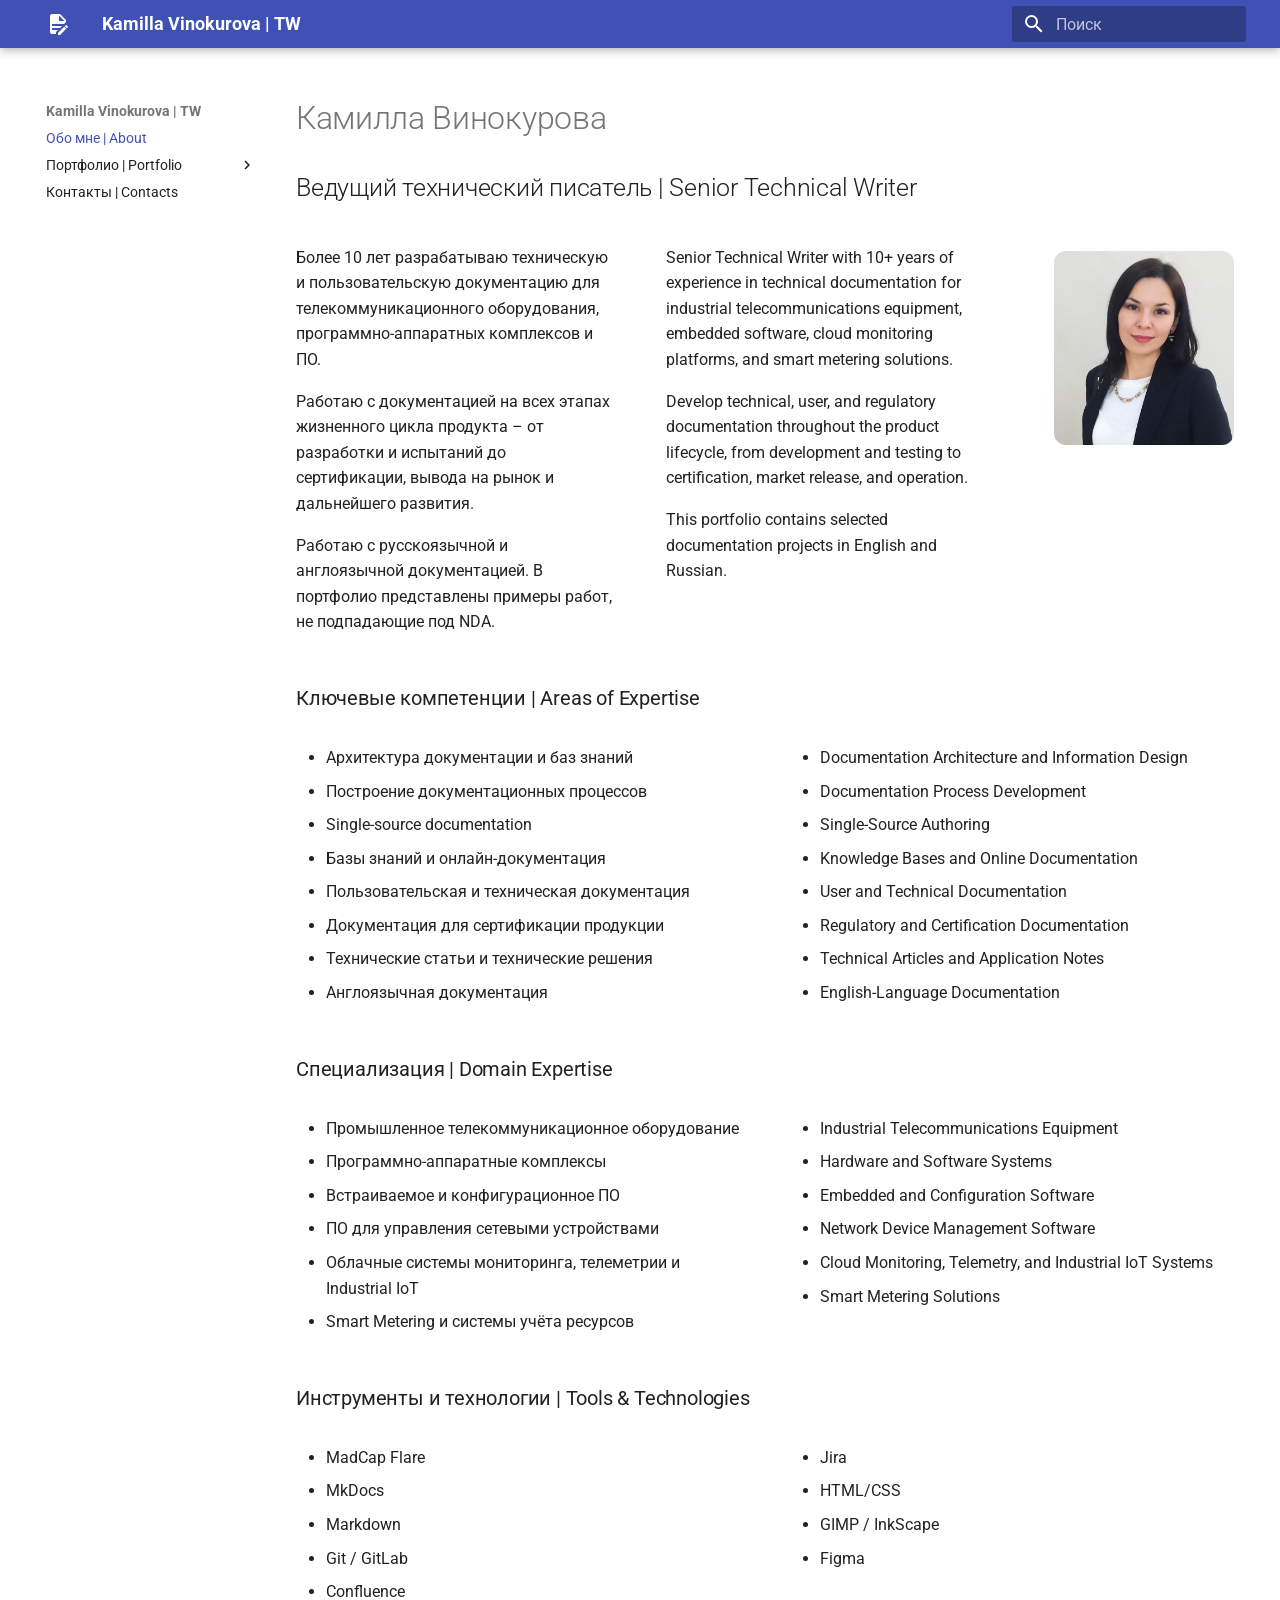
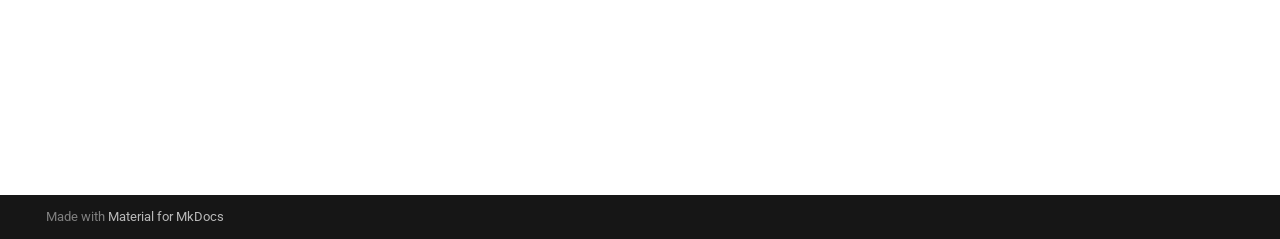
<file: index.html>
<!doctype html>
<html lang="ru" class="no-js">
  <head>
    
      <meta charset="utf-8">
      <meta name="viewport" content="width=device-width,initial-scale=1">
      
      
      
      
      
        <link rel="next" href="portfolio/user-guides/">
      
      
      <link rel="icon" href="assets/images/favicon.png">
      <meta name="generator" content="mkdocs-1.5.3, mkdocs-material-9.5.17">
    
    
      
        <title>Kamilla Vinokurova | TW</title>
      
    
    
      <link rel="stylesheet" href="assets/stylesheets/main.bcfcd587.min.css">
      
        
        <link rel="stylesheet" href="assets/stylesheets/palette.06af60db.min.css">
      
      


    
    
      
    
    
      
        
        
        <link rel="preconnect" href="https://fonts.gstatic.com" crossorigin>
        <link rel="stylesheet" href="https://fonts.googleapis.com/css?family=Roboto:300,300i,400,400i,700,700i%7CRoboto+Mono:400,400i,700,700i&display=fallback">
        <style>:root{--md-text-font:"Roboto";--md-code-font:"Roboto Mono"}</style>
      
    
    
      <link rel="stylesheet" href="stylesheets/extra.css">
    
    <script>__md_scope=new URL(".",location),__md_hash=e=>[...e].reduce((e,_)=>(e<<5)-e+_.charCodeAt(0),0),__md_get=(e,_=localStorage,t=__md_scope)=>JSON.parse(_.getItem(t.pathname+"."+e)),__md_set=(e,_,t=localStorage,a=__md_scope)=>{try{t.setItem(a.pathname+"."+e,JSON.stringify(_))}catch(e){}}</script>
    
      

    
    
    
  </head>
  
  
    
    
    
    
    
    <body dir="ltr" data-md-color-scheme="default" data-md-color-primary="indigo" data-md-color-accent="indigo">
  
    
    <input class="md-toggle" data-md-toggle="drawer" type="checkbox" id="__drawer" autocomplete="off">
    <input class="md-toggle" data-md-toggle="search" type="checkbox" id="__search" autocomplete="off">
    <label class="md-overlay" for="__drawer"></label>
    <div data-md-component="skip">
      
        
        <a href="#_1" class="md-skip">
          Перейти к содержанию
        </a>
      
    </div>
    <div data-md-component="announce">
      
    </div>
    
    
      

  

<header class="md-header md-header--shadow" data-md-component="header">
  <nav class="md-header__inner md-grid" aria-label="Верхний колонтитул">
    <a href="." title="Kamilla Vinokurova | TW" class="md-header__button md-logo" aria-label="Kamilla Vinokurova | TW" data-md-component="logo">
      
  
  <svg xmlns="http://www.w3.org/2000/svg" viewBox="0 0 24 24"><path d="M6 2c-1.11 0-2 .89-2 2v16a2 2 0 0 0 2 2h4v-1.91L12.09 18H6v-2h8.09l2-2H6v-2h12.09L20 10.09V8l-6-6H6m7 1.5L18.5 9H13V3.5m7.15 9.5a.55.55 0 0 0-.4.16l-1.02 1.02 2.09 2.08 1.02-1.01c.21-.22.21-.58 0-.79l-1.3-1.3a.544.544 0 0 0-.39-.16m-2.01 1.77L12 20.92V23h2.08l6.15-6.15-2.09-2.08Z"/></svg>

    </a>
    <label class="md-header__button md-icon" for="__drawer">
      
      <svg xmlns="http://www.w3.org/2000/svg" viewBox="0 0 24 24"><path d="M3 6h18v2H3V6m0 5h18v2H3v-2m0 5h18v2H3v-2Z"/></svg>
    </label>
    <div class="md-header__title" data-md-component="header-title">
      <div class="md-header__ellipsis">
        <div class="md-header__topic">
          <span class="md-ellipsis">
            Kamilla Vinokurova | TW
          </span>
        </div>
        <div class="md-header__topic" data-md-component="header-topic">
          <span class="md-ellipsis">
            
              Обо мне | About
            
          </span>
        </div>
      </div>
    </div>
    
      
    
    
    
    
      <label class="md-header__button md-icon" for="__search">
        
        <svg xmlns="http://www.w3.org/2000/svg" viewBox="0 0 24 24"><path d="M9.5 3A6.5 6.5 0 0 1 16 9.5c0 1.61-.59 3.09-1.56 4.23l.27.27h.79l5 5-1.5 1.5-5-5v-.79l-.27-.27A6.516 6.516 0 0 1 9.5 16 6.5 6.5 0 0 1 3 9.5 6.5 6.5 0 0 1 9.5 3m0 2C7 5 5 7 5 9.5S7 14 9.5 14 14 12 14 9.5 12 5 9.5 5Z"/></svg>
      </label>
      <div class="md-search" data-md-component="search" role="dialog">
  <label class="md-search__overlay" for="__search"></label>
  <div class="md-search__inner" role="search">
    <form class="md-search__form" name="search">
      <input type="text" class="md-search__input" name="query" aria-label="Поиск" placeholder="Поиск" autocapitalize="off" autocorrect="off" autocomplete="off" spellcheck="false" data-md-component="search-query" required>
      <label class="md-search__icon md-icon" for="__search">
        
        <svg xmlns="http://www.w3.org/2000/svg" viewBox="0 0 24 24"><path d="M9.5 3A6.5 6.5 0 0 1 16 9.5c0 1.61-.59 3.09-1.56 4.23l.27.27h.79l5 5-1.5 1.5-5-5v-.79l-.27-.27A6.516 6.516 0 0 1 9.5 16 6.5 6.5 0 0 1 3 9.5 6.5 6.5 0 0 1 9.5 3m0 2C7 5 5 7 5 9.5S7 14 9.5 14 14 12 14 9.5 12 5 9.5 5Z"/></svg>
        
        <svg xmlns="http://www.w3.org/2000/svg" viewBox="0 0 24 24"><path d="M20 11v2H8l5.5 5.5-1.42 1.42L4.16 12l7.92-7.92L13.5 5.5 8 11h12Z"/></svg>
      </label>
      <nav class="md-search__options" aria-label="Поиск">
        
        <button type="reset" class="md-search__icon md-icon" title="Очистить" aria-label="Очистить" tabindex="-1">
          
          <svg xmlns="http://www.w3.org/2000/svg" viewBox="0 0 24 24"><path d="M19 6.41 17.59 5 12 10.59 6.41 5 5 6.41 10.59 12 5 17.59 6.41 19 12 13.41 17.59 19 19 17.59 13.41 12 19 6.41Z"/></svg>
        </button>
      </nav>
      
    </form>
    <div class="md-search__output">
      <div class="md-search__scrollwrap" data-md-scrollfix>
        <div class="md-search-result" data-md-component="search-result">
          <div class="md-search-result__meta">
            Инициализация поиска
          </div>
          <ol class="md-search-result__list" role="presentation"></ol>
        </div>
      </div>
    </div>
  </div>
</div>
    
    
  </nav>
  
</header>
    
    <div class="md-container" data-md-component="container">
      
      
        
          
        
      
      <main class="md-main" data-md-component="main">
        <div class="md-main__inner md-grid">
          
            
              
                
              
              <div class="md-sidebar md-sidebar--primary" data-md-component="sidebar" data-md-type="navigation" >
                <div class="md-sidebar__scrollwrap">
                  <div class="md-sidebar__inner">
                    



<nav class="md-nav md-nav--primary" aria-label="Навигация" data-md-level="0">
  <label class="md-nav__title" for="__drawer">
    <a href="." title="Kamilla Vinokurova | TW" class="md-nav__button md-logo" aria-label="Kamilla Vinokurova | TW" data-md-component="logo">
      
  
  <svg xmlns="http://www.w3.org/2000/svg" viewBox="0 0 24 24"><path d="M6 2c-1.11 0-2 .89-2 2v16a2 2 0 0 0 2 2h4v-1.91L12.09 18H6v-2h8.09l2-2H6v-2h12.09L20 10.09V8l-6-6H6m7 1.5L18.5 9H13V3.5m7.15 9.5a.55.55 0 0 0-.4.16l-1.02 1.02 2.09 2.08 1.02-1.01c.21-.22.21-.58 0-.79l-1.3-1.3a.544.544 0 0 0-.39-.16m-2.01 1.77L12 20.92V23h2.08l6.15-6.15-2.09-2.08Z"/></svg>

    </a>
    Kamilla Vinokurova | TW
  </label>
  
  <ul class="md-nav__list" data-md-scrollfix>
    
      
      
  
  
    
  
  
  
    <li class="md-nav__item md-nav__item--active">
      
      <input class="md-nav__toggle md-toggle" type="checkbox" id="__toc">
      
      
        
      
      
        <label class="md-nav__link md-nav__link--active" for="__toc">
          
  
  <span class="md-ellipsis">
    Обо мне | About
  </span>
  

          <span class="md-nav__icon md-icon"></span>
        </label>
      
      <a href="." class="md-nav__link md-nav__link--active">
        
  
  <span class="md-ellipsis">
    Обо мне | About
  </span>
  

      </a>
      
        

<nav class="md-nav md-nav--secondary" aria-label="Содержание">
  
  
  
    
  
  
    <label class="md-nav__title" for="__toc">
      <span class="md-nav__icon md-icon"></span>
      Содержание
    </label>
    <ul class="md-nav__list" data-md-component="toc" data-md-scrollfix>
      
        <li class="md-nav__item">
  <a href="#senior-technical-writer" class="md-nav__link">
    <span class="md-ellipsis">
      Ведущий технический писатель | Senior Technical Writer
    </span>
  </a>
  
    <nav class="md-nav" aria-label="Ведущий технический писатель | Senior Technical Writer">
      <ul class="md-nav__list">
        
          <li class="md-nav__item">
  <a href="#areas-of-expertise" class="md-nav__link">
    <span class="md-ellipsis">
      Ключевые компетенции | Areas of Expertise
    </span>
  </a>
  
</li>
        
          <li class="md-nav__item">
  <a href="#domain-expertise" class="md-nav__link">
    <span class="md-ellipsis">
      Специализация | Domain Expertise
    </span>
  </a>
  
</li>
        
          <li class="md-nav__item">
  <a href="#tools-technologies" class="md-nav__link">
    <span class="md-ellipsis">
      Инструменты и технологии | Tools &amp; Technologies
    </span>
  </a>
  
</li>
        
      </ul>
    </nav>
  
</li>
      
    </ul>
  
</nav>
      
    </li>
  

    
      
      
  
  
  
  
    
    
    
    
    <li class="md-nav__item md-nav__item--nested">
      
        
        
        <input class="md-nav__toggle md-toggle " type="checkbox" id="__nav_2" >
        
          
          <label class="md-nav__link" for="__nav_2" id="__nav_2_label" tabindex="0">
            
  
  <span class="md-ellipsis">
    Портфолио | Portfolio
  </span>
  

            <span class="md-nav__icon md-icon"></span>
          </label>
        
        <nav class="md-nav" data-md-level="1" aria-labelledby="__nav_2_label" aria-expanded="false">
          <label class="md-nav__title" for="__nav_2">
            <span class="md-nav__icon md-icon"></span>
            Портфолио | Portfolio
          </label>
          <ul class="md-nav__list" data-md-scrollfix>
            
              
                
  
  
  
  
    <li class="md-nav__item">
      <a href="portfolio/user-guides/" class="md-nav__link">
        
  
  <span class="md-ellipsis">
    Руководства пользователя | User Guides
  </span>
  

      </a>
    </li>
  

              
            
              
                
  
  
  
  
    <li class="md-nav__item">
      <a href="portfolio/product-docs/" class="md-nav__link">
        
  
  <span class="md-ellipsis">
    Datasheets и паспорта | Datasheets & Specifications
  </span>
  

      </a>
    </li>
  

              
            
              
                
  
  
  
  
    <li class="md-nav__item">
      <a href="portfolio/certification/" class="md-nav__link">
        
  
  <span class="md-ellipsis">
    Сертификация | Certificarion
  </span>
  

      </a>
    </li>
  

              
            
              
                
  
  
  
  
    <li class="md-nav__item">
      <a href="portfolio/articles-diagrams/" class="md-nav__link">
        
  
  <span class="md-ellipsis">
    Статьи и схемы | Articles & Diagrams
  </span>
  

      </a>
    </li>
  

              
            
          </ul>
        </nav>
      
    </li>
  

    
      
      
  
  
  
  
    <li class="md-nav__item">
      <a href="contacts/" class="md-nav__link">
        
  
  <span class="md-ellipsis">
    Контакты | Contacts
  </span>
  

      </a>
    </li>
  

    
  </ul>
</nav>
                  </div>
                </div>
              </div>
            
            
              
                
              
              <div class="md-sidebar md-sidebar--secondary" data-md-component="sidebar" data-md-type="toc" hidden>
                <div class="md-sidebar__scrollwrap">
                  <div class="md-sidebar__inner">
                    

<nav class="md-nav md-nav--secondary" aria-label="Содержание">
  
  
  
    
  
  
    <label class="md-nav__title" for="__toc">
      <span class="md-nav__icon md-icon"></span>
      Содержание
    </label>
    <ul class="md-nav__list" data-md-component="toc" data-md-scrollfix>
      
        <li class="md-nav__item">
  <a href="#senior-technical-writer" class="md-nav__link">
    <span class="md-ellipsis">
      Ведущий технический писатель | Senior Technical Writer
    </span>
  </a>
  
    <nav class="md-nav" aria-label="Ведущий технический писатель | Senior Technical Writer">
      <ul class="md-nav__list">
        
          <li class="md-nav__item">
  <a href="#areas-of-expertise" class="md-nav__link">
    <span class="md-ellipsis">
      Ключевые компетенции | Areas of Expertise
    </span>
  </a>
  
</li>
        
          <li class="md-nav__item">
  <a href="#domain-expertise" class="md-nav__link">
    <span class="md-ellipsis">
      Специализация | Domain Expertise
    </span>
  </a>
  
</li>
        
          <li class="md-nav__item">
  <a href="#tools-technologies" class="md-nav__link">
    <span class="md-ellipsis">
      Инструменты и технологии | Tools &amp; Technologies
    </span>
  </a>
  
</li>
        
      </ul>
    </nav>
  
</li>
      
    </ul>
  
</nav>
                  </div>
                </div>
              </div>
            
          
          
            <div class="md-content" data-md-component="content">
              <article class="md-content__inner md-typeset">
                
                  


<h1 id="_1">Камилла Винокурова</h1>
<h2 id="senior-technical-writer">Ведущий технический писатель  |  Senior Technical Writer</h2>
<div class="intro-block">

<div class="intro-text">
<p>Более 10 лет разрабатываю техническую и пользовательскую документацию для телекоммуникационного оборудования, программно-аппаратных комплексов и ПО.</p>

<p>Работаю с документацией на всех этапах жизненного цикла продукта – от разработки и испытаний до сертификации, вывода на рынок и дальнейшего развития.</p> 

<p>Работаю с русскоязычной и англоязычной документацией. В портфолио представлены примеры работ, не подпадающие под NDA.</p>
</div>
<div class="intro-text">
<p>Senior Technical Writer with 10+ years of experience in technical documentation for industrial telecommunications equipment, embedded software, cloud monitoring platforms, and smart metering solutions.</p>

<p>Develop technical, user, and regulatory documentation throughout the product lifecycle, from development and testing to certification, market release, and operation.</p>

<p>This portfolio contains selected documentation projects in English and Russian.</p>
</div>

<img src="assets/images/cv-photo.png" class="profile-photo" alt="Kamilla Vinokurova">

</div>

<h3 id="areas-of-expertise">Ключевые компетенции  | Areas of Expertise</h3>
<div class="intro-block">

<div class="intro-text">
<ul>
<li>Архитектура документации и баз знаний</li>
<li>Построение документационных процессов</li>
<li>Single-source documentation</li>
<li>Базы знаний и онлайн-документация</li>
<li>Пользовательская и техническая документация</li>
<li>Документация для сертификации продукции</li>
<li>Технические статьи и технические решения</li>
<li>Англоязычная документация</li>
</ul>
</div>
<div class="intro-text">
<ul>
<li>Documentation Architecture and Information Design</li>
<li>Documentation Process Development</li>
<li>Single-Source Authoring</li>
<li>Knowledge Bases and Online Documentation</li>
<li>User and Technical Documentation</li>
<li>Regulatory and Certification Documentation</li>
<li>Technical Articles and Application Notes</li>
<li>English-Language Documentation</li>
</ul>
</div>
</div>

<h3 id="domain-expertise">Специализация | Domain Expertise</h3>
<div class="intro-block">

<div class="intro-text">
<ul>
<li>Промышленное телекоммуникационное оборудование</li>
<li>Программно-аппаратные комплексы</li>
<li>Встраиваемое и конфигурационное ПО</li>
<li>ПО для управления сетевыми устройствами</li>
<li>Облачные системы мониторинга, телеметрии и Industrial IoT</li>
<li>Smart Metering и системы учёта ресурсов</li>
</ul>
</div>
<div class="intro-text">
<ul>
<li>Industrial Telecommunications Equipment</li>
<li>Hardware and Software Systems</li>
<li>Embedded and Configuration Software</li>
<li>Network Device Management Software</li>
<li>Cloud Monitoring, Telemetry, and Industrial IoT Systems</li>
<li>Smart Metering Solutions</li>
</ul>
</div>
</div>

<h3 id="tools-technologies">Инструменты и технологии  |  Tools &amp; Technologies</h3>
<div class="intro-block">
<div class="intro-text">
<ul>
<li>MadCap Flare</li>
<li>MkDocs</li>
<li>Markdown</li>
<li>Git / GitLab</li>
<li>Confluence</li>
</ul>
</div>

<div class="intro-text">
<ul>
<li>Jira</li>
<li>HTML/CSS</li>
<li>GIMP / InkScape</li>
<li>Figma</li>
</ul>
</div>

</div>

<div style="height: 150px;"></div>







  
  




  



                
              </article>
            </div>
          
          
<script>var target=document.getElementById(location.hash.slice(1));target&&target.name&&(target.checked=target.name.startsWith("__tabbed_"))</script>
        </div>
        
      </main>
      
        <footer class="md-footer">
  
  <div class="md-footer-meta md-typeset">
    <div class="md-footer-meta__inner md-grid">
      <div class="md-copyright">
  
  
    Made with
    <a href="https://squidfunk.github.io/mkdocs-material/" target="_blank" rel="noopener">
      Material for MkDocs
    </a>
  
</div>
      
    </div>
  </div>
</footer>
      
    </div>
    <div class="md-dialog" data-md-component="dialog">
      <div class="md-dialog__inner md-typeset"></div>
    </div>
    
    
    <script id="__config" type="application/json">{"base": ".", "features": [], "search": "assets/javascripts/workers/search.b8dbb3d2.min.js", "translations": {"clipboard.copied": "\u0421\u043a\u043e\u043f\u0438\u0440\u043e\u0432\u0430\u043d\u043e \u0432 \u0431\u0443\u0444\u0435\u0440", "clipboard.copy": "\u041a\u043e\u043f\u0438\u0440\u043e\u0432\u0430\u0442\u044c \u0432 \u0431\u0443\u0444\u0435\u0440", "search.result.more.one": "\u0415\u0449\u0451 1 \u043d\u0430 \u044d\u0442\u043e\u0439 \u0441\u0442\u0440\u0430\u043d\u0438\u0446\u0435", "search.result.more.other": "\u0415\u0449\u0451 # \u043d\u0430 \u044d\u0442\u043e\u0439 \u0441\u0442\u0440\u0430\u043d\u0438\u0446\u0435", "search.result.none": "\u0421\u043e\u0432\u043f\u0430\u0434\u0435\u043d\u0438\u0439 \u043d\u0435 \u043d\u0430\u0439\u0434\u0435\u043d\u043e", "search.result.one": "\u041d\u0430\u0439\u0434\u0435\u043d\u043e 1 \u0441\u043e\u0432\u043f\u0430\u0434\u0435\u043d\u0438\u0435", "search.result.other": "\u041d\u0430\u0439\u0434\u0435\u043d\u043e \u0441\u043e\u0432\u043f\u0430\u0434\u0435\u043d\u0438\u0439: #", "search.result.placeholder": "\u041d\u0430\u0447\u043d\u0438\u0442\u0435 \u043f\u0435\u0447\u0430\u0442\u0430\u0442\u044c \u0434\u043b\u044f \u043f\u043e\u0438\u0441\u043a\u0430", "search.result.term.missing": "\u041e\u0442\u0441\u0443\u0442\u0441\u0442\u0432\u0443\u0435\u0442", "select.version": "\u0412\u044b\u0431\u0435\u0440\u0438\u0442\u0435 \u0432\u0435\u0440\u0441\u0438\u044e"}}</script>
    
    
      <script src="assets/javascripts/bundle.1e8ae164.min.js"></script>
      
    
  </body>
</html>
</file>
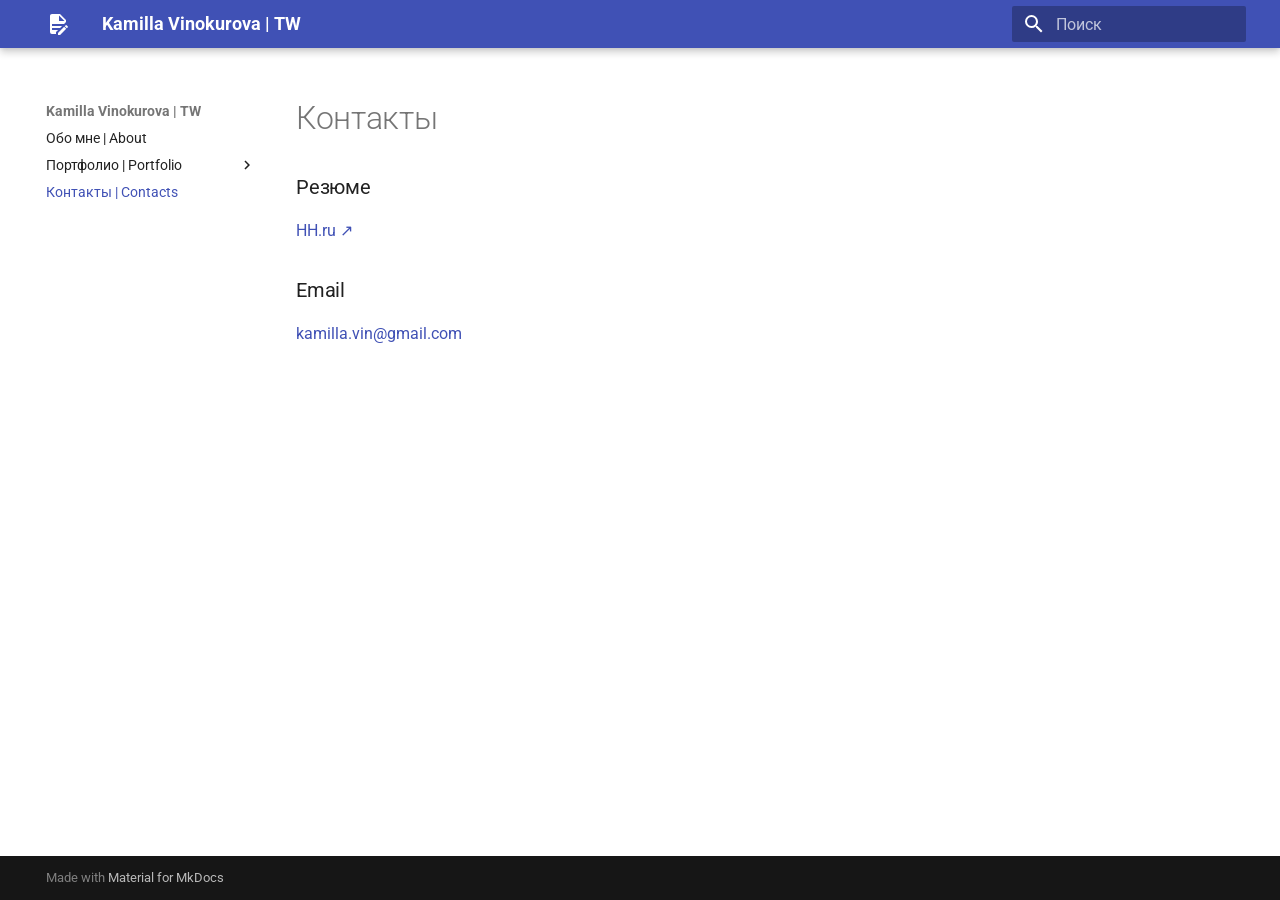
<file: contacts/index.html>
<!doctype html>
<html lang="ru" class="no-js">
  <head>
    
      <meta charset="utf-8">
      <meta name="viewport" content="width=device-width,initial-scale=1">
      
      
      
      
        <link rel="prev" href="../portfolio/articles-diagrams/">
      
      
      
      <link rel="icon" href="../assets/images/favicon.png">
      <meta name="generator" content="mkdocs-1.5.3, mkdocs-material-9.5.17">
    
    
      
        <title>Контакты | Contacts - Kamilla Vinokurova | TW</title>
      
    
    
      <link rel="stylesheet" href="../assets/stylesheets/main.bcfcd587.min.css">
      
        
        <link rel="stylesheet" href="../assets/stylesheets/palette.06af60db.min.css">
      
      


    
    
      
    
    
      
        
        
        <link rel="preconnect" href="https://fonts.gstatic.com" crossorigin>
        <link rel="stylesheet" href="https://fonts.googleapis.com/css?family=Roboto:300,300i,400,400i,700,700i%7CRoboto+Mono:400,400i,700,700i&display=fallback">
        <style>:root{--md-text-font:"Roboto";--md-code-font:"Roboto Mono"}</style>
      
    
    
      <link rel="stylesheet" href="../stylesheets/extra.css">
    
    <script>__md_scope=new URL("..",location),__md_hash=e=>[...e].reduce((e,_)=>(e<<5)-e+_.charCodeAt(0),0),__md_get=(e,_=localStorage,t=__md_scope)=>JSON.parse(_.getItem(t.pathname+"."+e)),__md_set=(e,_,t=localStorage,a=__md_scope)=>{try{t.setItem(a.pathname+"."+e,JSON.stringify(_))}catch(e){}}</script>
    
      

    
    
    
  </head>
  
  
    
    
    
    
    
    <body dir="ltr" data-md-color-scheme="default" data-md-color-primary="indigo" data-md-color-accent="indigo">
  
    
    <input class="md-toggle" data-md-toggle="drawer" type="checkbox" id="__drawer" autocomplete="off">
    <input class="md-toggle" data-md-toggle="search" type="checkbox" id="__search" autocomplete="off">
    <label class="md-overlay" for="__drawer"></label>
    <div data-md-component="skip">
      
    </div>
    <div data-md-component="announce">
      
    </div>
    
    
      

  

<header class="md-header md-header--shadow" data-md-component="header">
  <nav class="md-header__inner md-grid" aria-label="Верхний колонтитул">
    <a href=".." title="Kamilla Vinokurova | TW" class="md-header__button md-logo" aria-label="Kamilla Vinokurova | TW" data-md-component="logo">
      
  
  <svg xmlns="http://www.w3.org/2000/svg" viewBox="0 0 24 24"><path d="M6 2c-1.11 0-2 .89-2 2v16a2 2 0 0 0 2 2h4v-1.91L12.09 18H6v-2h8.09l2-2H6v-2h12.09L20 10.09V8l-6-6H6m7 1.5L18.5 9H13V3.5m7.15 9.5a.55.55 0 0 0-.4.16l-1.02 1.02 2.09 2.08 1.02-1.01c.21-.22.21-.58 0-.79l-1.3-1.3a.544.544 0 0 0-.39-.16m-2.01 1.77L12 20.92V23h2.08l6.15-6.15-2.09-2.08Z"/></svg>

    </a>
    <label class="md-header__button md-icon" for="__drawer">
      
      <svg xmlns="http://www.w3.org/2000/svg" viewBox="0 0 24 24"><path d="M3 6h18v2H3V6m0 5h18v2H3v-2m0 5h18v2H3v-2Z"/></svg>
    </label>
    <div class="md-header__title" data-md-component="header-title">
      <div class="md-header__ellipsis">
        <div class="md-header__topic">
          <span class="md-ellipsis">
            Kamilla Vinokurova | TW
          </span>
        </div>
        <div class="md-header__topic" data-md-component="header-topic">
          <span class="md-ellipsis">
            
              Контакты | Contacts
            
          </span>
        </div>
      </div>
    </div>
    
      
    
    
    
    
      <label class="md-header__button md-icon" for="__search">
        
        <svg xmlns="http://www.w3.org/2000/svg" viewBox="0 0 24 24"><path d="M9.5 3A6.5 6.5 0 0 1 16 9.5c0 1.61-.59 3.09-1.56 4.23l.27.27h.79l5 5-1.5 1.5-5-5v-.79l-.27-.27A6.516 6.516 0 0 1 9.5 16 6.5 6.5 0 0 1 3 9.5 6.5 6.5 0 0 1 9.5 3m0 2C7 5 5 7 5 9.5S7 14 9.5 14 14 12 14 9.5 12 5 9.5 5Z"/></svg>
      </label>
      <div class="md-search" data-md-component="search" role="dialog">
  <label class="md-search__overlay" for="__search"></label>
  <div class="md-search__inner" role="search">
    <form class="md-search__form" name="search">
      <input type="text" class="md-search__input" name="query" aria-label="Поиск" placeholder="Поиск" autocapitalize="off" autocorrect="off" autocomplete="off" spellcheck="false" data-md-component="search-query" required>
      <label class="md-search__icon md-icon" for="__search">
        
        <svg xmlns="http://www.w3.org/2000/svg" viewBox="0 0 24 24"><path d="M9.5 3A6.5 6.5 0 0 1 16 9.5c0 1.61-.59 3.09-1.56 4.23l.27.27h.79l5 5-1.5 1.5-5-5v-.79l-.27-.27A6.516 6.516 0 0 1 9.5 16 6.5 6.5 0 0 1 3 9.5 6.5 6.5 0 0 1 9.5 3m0 2C7 5 5 7 5 9.5S7 14 9.5 14 14 12 14 9.5 12 5 9.5 5Z"/></svg>
        
        <svg xmlns="http://www.w3.org/2000/svg" viewBox="0 0 24 24"><path d="M20 11v2H8l5.5 5.5-1.42 1.42L4.16 12l7.92-7.92L13.5 5.5 8 11h12Z"/></svg>
      </label>
      <nav class="md-search__options" aria-label="Поиск">
        
        <button type="reset" class="md-search__icon md-icon" title="Очистить" aria-label="Очистить" tabindex="-1">
          
          <svg xmlns="http://www.w3.org/2000/svg" viewBox="0 0 24 24"><path d="M19 6.41 17.59 5 12 10.59 6.41 5 5 6.41 10.59 12 5 17.59 6.41 19 12 13.41 17.59 19 19 17.59 13.41 12 19 6.41Z"/></svg>
        </button>
      </nav>
      
    </form>
    <div class="md-search__output">
      <div class="md-search__scrollwrap" data-md-scrollfix>
        <div class="md-search-result" data-md-component="search-result">
          <div class="md-search-result__meta">
            Инициализация поиска
          </div>
          <ol class="md-search-result__list" role="presentation"></ol>
        </div>
      </div>
    </div>
  </div>
</div>
    
    
  </nav>
  
</header>
    
    <div class="md-container" data-md-component="container">
      
      
        
          
        
      
      <main class="md-main" data-md-component="main">
        <div class="md-main__inner md-grid">
          
            
              
              <div class="md-sidebar md-sidebar--primary" data-md-component="sidebar" data-md-type="navigation" >
                <div class="md-sidebar__scrollwrap">
                  <div class="md-sidebar__inner">
                    



<nav class="md-nav md-nav--primary" aria-label="Навигация" data-md-level="0">
  <label class="md-nav__title" for="__drawer">
    <a href=".." title="Kamilla Vinokurova | TW" class="md-nav__button md-logo" aria-label="Kamilla Vinokurova | TW" data-md-component="logo">
      
  
  <svg xmlns="http://www.w3.org/2000/svg" viewBox="0 0 24 24"><path d="M6 2c-1.11 0-2 .89-2 2v16a2 2 0 0 0 2 2h4v-1.91L12.09 18H6v-2h8.09l2-2H6v-2h12.09L20 10.09V8l-6-6H6m7 1.5L18.5 9H13V3.5m7.15 9.5a.55.55 0 0 0-.4.16l-1.02 1.02 2.09 2.08 1.02-1.01c.21-.22.21-.58 0-.79l-1.3-1.3a.544.544 0 0 0-.39-.16m-2.01 1.77L12 20.92V23h2.08l6.15-6.15-2.09-2.08Z"/></svg>

    </a>
    Kamilla Vinokurova | TW
  </label>
  
  <ul class="md-nav__list" data-md-scrollfix>
    
      
      
  
  
  
  
    <li class="md-nav__item">
      <a href=".." class="md-nav__link">
        
  
  <span class="md-ellipsis">
    Обо мне | About
  </span>
  

      </a>
    </li>
  

    
      
      
  
  
  
  
    
    
    
    
    <li class="md-nav__item md-nav__item--nested">
      
        
        
        <input class="md-nav__toggle md-toggle " type="checkbox" id="__nav_2" >
        
          
          <label class="md-nav__link" for="__nav_2" id="__nav_2_label" tabindex="0">
            
  
  <span class="md-ellipsis">
    Портфолио | Portfolio
  </span>
  

            <span class="md-nav__icon md-icon"></span>
          </label>
        
        <nav class="md-nav" data-md-level="1" aria-labelledby="__nav_2_label" aria-expanded="false">
          <label class="md-nav__title" for="__nav_2">
            <span class="md-nav__icon md-icon"></span>
            Портфолио | Portfolio
          </label>
          <ul class="md-nav__list" data-md-scrollfix>
            
              
                
  
  
  
  
    <li class="md-nav__item">
      <a href="../portfolio/user-guides/" class="md-nav__link">
        
  
  <span class="md-ellipsis">
    Руководства пользователя | User Guides
  </span>
  

      </a>
    </li>
  

              
            
              
                
  
  
  
  
    <li class="md-nav__item">
      <a href="../portfolio/product-docs/" class="md-nav__link">
        
  
  <span class="md-ellipsis">
    Datasheets и паспорта | Datasheets & Specifications
  </span>
  

      </a>
    </li>
  

              
            
              
                
  
  
  
  
    <li class="md-nav__item">
      <a href="../portfolio/certification/" class="md-nav__link">
        
  
  <span class="md-ellipsis">
    Сертификация | Certificarion
  </span>
  

      </a>
    </li>
  

              
            
              
                
  
  
  
  
    <li class="md-nav__item">
      <a href="../portfolio/articles-diagrams/" class="md-nav__link">
        
  
  <span class="md-ellipsis">
    Статьи и схемы | Articles & Diagrams
  </span>
  

      </a>
    </li>
  

              
            
          </ul>
        </nav>
      
    </li>
  

    
      
      
  
  
    
  
  
  
    <li class="md-nav__item md-nav__item--active">
      
      <input class="md-nav__toggle md-toggle" type="checkbox" id="__toc">
      
      
      
      <a href="./" class="md-nav__link md-nav__link--active">
        
  
  <span class="md-ellipsis">
    Контакты | Contacts
  </span>
  

      </a>
      
    </li>
  

    
  </ul>
</nav>
                  </div>
                </div>
              </div>
            
            
              
              <div class="md-sidebar md-sidebar--secondary" data-md-component="sidebar" data-md-type="toc" >
                <div class="md-sidebar__scrollwrap">
                  <div class="md-sidebar__inner">
                    

<nav class="md-nav md-nav--secondary" aria-label="Содержание">
  
  
  
  
</nav>
                  </div>
                </div>
              </div>
            
          
          
            <div class="md-content" data-md-component="content">
              <article class="md-content__inner md-typeset">
                
                  


<h1>Контакты</h1>

<div class="contacts-grid">

    <div class="contact-card">
        <h3>Резюме</h3>
        <a href="https://hh.ru/resume/ebfca2e8ff0251834f0039ed1f47686b756761" target="_blank">HH.ru ↗</a>
    </div>

    <div class="contact-card">
        <h3>Email</h3>
        <a href="mailto:kamilla.vin@gmail.com">kamilla.vin@gmail.com</a>
    </div>

   <!--
   <div class="contact-card">
        <h3>LinkedIn</h3>
        <a href="ССЫЛКА_НА_LINKEDIN" target="_blank">Профиль ↗</a>
    </div>

    <div class="contact-card">
        <h3>Habr Career</h3>
        <a href="ССЫЛКА_НА_HABR" target="_blank">Профиль ↗</a>
    </div>
    -->

</div>












                
              </article>
            </div>
          
          
<script>var target=document.getElementById(location.hash.slice(1));target&&target.name&&(target.checked=target.name.startsWith("__tabbed_"))</script>
        </div>
        
      </main>
      
        <footer class="md-footer">
  
  <div class="md-footer-meta md-typeset">
    <div class="md-footer-meta__inner md-grid">
      <div class="md-copyright">
  
  
    Made with
    <a href="https://squidfunk.github.io/mkdocs-material/" target="_blank" rel="noopener">
      Material for MkDocs
    </a>
  
</div>
      
    </div>
  </div>
</footer>
      
    </div>
    <div class="md-dialog" data-md-component="dialog">
      <div class="md-dialog__inner md-typeset"></div>
    </div>
    
    
    <script id="__config" type="application/json">{"base": "..", "features": [], "search": "../assets/javascripts/workers/search.b8dbb3d2.min.js", "translations": {"clipboard.copied": "\u0421\u043a\u043e\u043f\u0438\u0440\u043e\u0432\u0430\u043d\u043e \u0432 \u0431\u0443\u0444\u0435\u0440", "clipboard.copy": "\u041a\u043e\u043f\u0438\u0440\u043e\u0432\u0430\u0442\u044c \u0432 \u0431\u0443\u0444\u0435\u0440", "search.result.more.one": "\u0415\u0449\u0451 1 \u043d\u0430 \u044d\u0442\u043e\u0439 \u0441\u0442\u0440\u0430\u043d\u0438\u0446\u0435", "search.result.more.other": "\u0415\u0449\u0451 # \u043d\u0430 \u044d\u0442\u043e\u0439 \u0441\u0442\u0440\u0430\u043d\u0438\u0446\u0435", "search.result.none": "\u0421\u043e\u0432\u043f\u0430\u0434\u0435\u043d\u0438\u0439 \u043d\u0435 \u043d\u0430\u0439\u0434\u0435\u043d\u043e", "search.result.one": "\u041d\u0430\u0439\u0434\u0435\u043d\u043e 1 \u0441\u043e\u0432\u043f\u0430\u0434\u0435\u043d\u0438\u0435", "search.result.other": "\u041d\u0430\u0439\u0434\u0435\u043d\u043e \u0441\u043e\u0432\u043f\u0430\u0434\u0435\u043d\u0438\u0439: #", "search.result.placeholder": "\u041d\u0430\u0447\u043d\u0438\u0442\u0435 \u043f\u0435\u0447\u0430\u0442\u0430\u0442\u044c \u0434\u043b\u044f \u043f\u043e\u0438\u0441\u043a\u0430", "search.result.term.missing": "\u041e\u0442\u0441\u0443\u0442\u0441\u0442\u0432\u0443\u0435\u0442", "select.version": "\u0412\u044b\u0431\u0435\u0440\u0438\u0442\u0435 \u0432\u0435\u0440\u0441\u0438\u044e"}}</script>
    
    
      <script src="../assets/javascripts/bundle.1e8ae164.min.js"></script>
      
    
  </body>
</html>
</file>
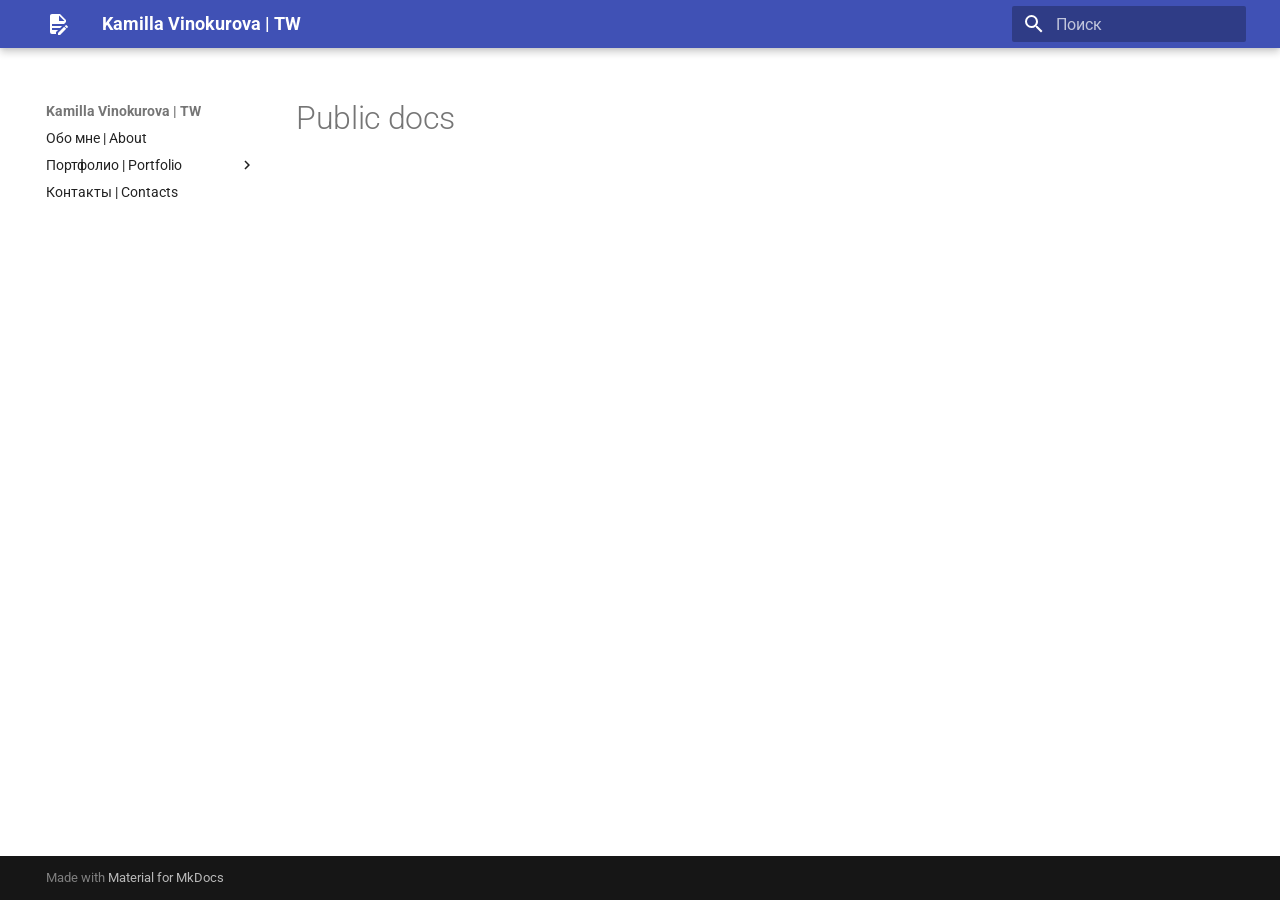
<file: public-docs/index.html>
<!doctype html>
<html lang="ru" class="no-js">
  <head>
    
      <meta charset="utf-8">
      <meta name="viewport" content="width=device-width,initial-scale=1">
      
      
      
      
      
      
      <link rel="icon" href="../assets/images/favicon.png">
      <meta name="generator" content="mkdocs-1.5.3, mkdocs-material-9.5.17">
    
    
      
        <title>Public docs - Kamilla Vinokurova | TW</title>
      
    
    
      <link rel="stylesheet" href="../assets/stylesheets/main.bcfcd587.min.css">
      
        
        <link rel="stylesheet" href="../assets/stylesheets/palette.06af60db.min.css">
      
      


    
    
      
    
    
      
        
        
        <link rel="preconnect" href="https://fonts.gstatic.com" crossorigin>
        <link rel="stylesheet" href="https://fonts.googleapis.com/css?family=Roboto:300,300i,400,400i,700,700i%7CRoboto+Mono:400,400i,700,700i&display=fallback">
        <style>:root{--md-text-font:"Roboto";--md-code-font:"Roboto Mono"}</style>
      
    
    
      <link rel="stylesheet" href="../stylesheets/extra.css">
    
    <script>__md_scope=new URL("..",location),__md_hash=e=>[...e].reduce((e,_)=>(e<<5)-e+_.charCodeAt(0),0),__md_get=(e,_=localStorage,t=__md_scope)=>JSON.parse(_.getItem(t.pathname+"."+e)),__md_set=(e,_,t=localStorage,a=__md_scope)=>{try{t.setItem(a.pathname+"."+e,JSON.stringify(_))}catch(e){}}</script>
    
      

    
    
    
  </head>
  
  
    
    
    
    
    
    <body dir="ltr" data-md-color-scheme="default" data-md-color-primary="indigo" data-md-color-accent="indigo">
  
    
    <input class="md-toggle" data-md-toggle="drawer" type="checkbox" id="__drawer" autocomplete="off">
    <input class="md-toggle" data-md-toggle="search" type="checkbox" id="__search" autocomplete="off">
    <label class="md-overlay" for="__drawer"></label>
    <div data-md-component="skip">
      
    </div>
    <div data-md-component="announce">
      
    </div>
    
    
      

  

<header class="md-header md-header--shadow" data-md-component="header">
  <nav class="md-header__inner md-grid" aria-label="Верхний колонтитул">
    <a href=".." title="Kamilla Vinokurova | TW" class="md-header__button md-logo" aria-label="Kamilla Vinokurova | TW" data-md-component="logo">
      
  
  <svg xmlns="http://www.w3.org/2000/svg" viewBox="0 0 24 24"><path d="M6 2c-1.11 0-2 .89-2 2v16a2 2 0 0 0 2 2h4v-1.91L12.09 18H6v-2h8.09l2-2H6v-2h12.09L20 10.09V8l-6-6H6m7 1.5L18.5 9H13V3.5m7.15 9.5a.55.55 0 0 0-.4.16l-1.02 1.02 2.09 2.08 1.02-1.01c.21-.22.21-.58 0-.79l-1.3-1.3a.544.544 0 0 0-.39-.16m-2.01 1.77L12 20.92V23h2.08l6.15-6.15-2.09-2.08Z"/></svg>

    </a>
    <label class="md-header__button md-icon" for="__drawer">
      
      <svg xmlns="http://www.w3.org/2000/svg" viewBox="0 0 24 24"><path d="M3 6h18v2H3V6m0 5h18v2H3v-2m0 5h18v2H3v-2Z"/></svg>
    </label>
    <div class="md-header__title" data-md-component="header-title">
      <div class="md-header__ellipsis">
        <div class="md-header__topic">
          <span class="md-ellipsis">
            Kamilla Vinokurova | TW
          </span>
        </div>
        <div class="md-header__topic" data-md-component="header-topic">
          <span class="md-ellipsis">
            
              Public docs
            
          </span>
        </div>
      </div>
    </div>
    
      
    
    
    
    
      <label class="md-header__button md-icon" for="__search">
        
        <svg xmlns="http://www.w3.org/2000/svg" viewBox="0 0 24 24"><path d="M9.5 3A6.5 6.5 0 0 1 16 9.5c0 1.61-.59 3.09-1.56 4.23l.27.27h.79l5 5-1.5 1.5-5-5v-.79l-.27-.27A6.516 6.516 0 0 1 9.5 16 6.5 6.5 0 0 1 3 9.5 6.5 6.5 0 0 1 9.5 3m0 2C7 5 5 7 5 9.5S7 14 9.5 14 14 12 14 9.5 12 5 9.5 5Z"/></svg>
      </label>
      <div class="md-search" data-md-component="search" role="dialog">
  <label class="md-search__overlay" for="__search"></label>
  <div class="md-search__inner" role="search">
    <form class="md-search__form" name="search">
      <input type="text" class="md-search__input" name="query" aria-label="Поиск" placeholder="Поиск" autocapitalize="off" autocorrect="off" autocomplete="off" spellcheck="false" data-md-component="search-query" required>
      <label class="md-search__icon md-icon" for="__search">
        
        <svg xmlns="http://www.w3.org/2000/svg" viewBox="0 0 24 24"><path d="M9.5 3A6.5 6.5 0 0 1 16 9.5c0 1.61-.59 3.09-1.56 4.23l.27.27h.79l5 5-1.5 1.5-5-5v-.79l-.27-.27A6.516 6.516 0 0 1 9.5 16 6.5 6.5 0 0 1 3 9.5 6.5 6.5 0 0 1 9.5 3m0 2C7 5 5 7 5 9.5S7 14 9.5 14 14 12 14 9.5 12 5 9.5 5Z"/></svg>
        
        <svg xmlns="http://www.w3.org/2000/svg" viewBox="0 0 24 24"><path d="M20 11v2H8l5.5 5.5-1.42 1.42L4.16 12l7.92-7.92L13.5 5.5 8 11h12Z"/></svg>
      </label>
      <nav class="md-search__options" aria-label="Поиск">
        
        <button type="reset" class="md-search__icon md-icon" title="Очистить" aria-label="Очистить" tabindex="-1">
          
          <svg xmlns="http://www.w3.org/2000/svg" viewBox="0 0 24 24"><path d="M19 6.41 17.59 5 12 10.59 6.41 5 5 6.41 10.59 12 5 17.59 6.41 19 12 13.41 17.59 19 19 17.59 13.41 12 19 6.41Z"/></svg>
        </button>
      </nav>
      
    </form>
    <div class="md-search__output">
      <div class="md-search__scrollwrap" data-md-scrollfix>
        <div class="md-search-result" data-md-component="search-result">
          <div class="md-search-result__meta">
            Инициализация поиска
          </div>
          <ol class="md-search-result__list" role="presentation"></ol>
        </div>
      </div>
    </div>
  </div>
</div>
    
    
  </nav>
  
</header>
    
    <div class="md-container" data-md-component="container">
      
      
        
          
        
      
      <main class="md-main" data-md-component="main">
        <div class="md-main__inner md-grid">
          
            
              
              <div class="md-sidebar md-sidebar--primary" data-md-component="sidebar" data-md-type="navigation" >
                <div class="md-sidebar__scrollwrap">
                  <div class="md-sidebar__inner">
                    



<nav class="md-nav md-nav--primary" aria-label="Навигация" data-md-level="0">
  <label class="md-nav__title" for="__drawer">
    <a href=".." title="Kamilla Vinokurova | TW" class="md-nav__button md-logo" aria-label="Kamilla Vinokurova | TW" data-md-component="logo">
      
  
  <svg xmlns="http://www.w3.org/2000/svg" viewBox="0 0 24 24"><path d="M6 2c-1.11 0-2 .89-2 2v16a2 2 0 0 0 2 2h4v-1.91L12.09 18H6v-2h8.09l2-2H6v-2h12.09L20 10.09V8l-6-6H6m7 1.5L18.5 9H13V3.5m7.15 9.5a.55.55 0 0 0-.4.16l-1.02 1.02 2.09 2.08 1.02-1.01c.21-.22.21-.58 0-.79l-1.3-1.3a.544.544 0 0 0-.39-.16m-2.01 1.77L12 20.92V23h2.08l6.15-6.15-2.09-2.08Z"/></svg>

    </a>
    Kamilla Vinokurova | TW
  </label>
  
  <ul class="md-nav__list" data-md-scrollfix>
    
      
      
  
  
  
  
    <li class="md-nav__item">
      <a href=".." class="md-nav__link">
        
  
  <span class="md-ellipsis">
    Обо мне | About
  </span>
  

      </a>
    </li>
  

    
      
      
  
  
  
  
    
    
    
    
    <li class="md-nav__item md-nav__item--nested">
      
        
        
        <input class="md-nav__toggle md-toggle " type="checkbox" id="__nav_2" >
        
          
          <label class="md-nav__link" for="__nav_2" id="__nav_2_label" tabindex="0">
            
  
  <span class="md-ellipsis">
    Портфолио | Portfolio
  </span>
  

            <span class="md-nav__icon md-icon"></span>
          </label>
        
        <nav class="md-nav" data-md-level="1" aria-labelledby="__nav_2_label" aria-expanded="false">
          <label class="md-nav__title" for="__nav_2">
            <span class="md-nav__icon md-icon"></span>
            Портфолио | Portfolio
          </label>
          <ul class="md-nav__list" data-md-scrollfix>
            
              
                
  
  
  
  
    <li class="md-nav__item">
      <a href="../portfolio/user-guides/" class="md-nav__link">
        
  
  <span class="md-ellipsis">
    Руководства пользователя | User Guides
  </span>
  

      </a>
    </li>
  

              
            
              
                
  
  
  
  
    <li class="md-nav__item">
      <a href="../portfolio/product-docs/" class="md-nav__link">
        
  
  <span class="md-ellipsis">
    Datasheets и паспорта | Datasheets & Specifications
  </span>
  

      </a>
    </li>
  

              
            
              
                
  
  
  
  
    <li class="md-nav__item">
      <a href="../portfolio/certification/" class="md-nav__link">
        
  
  <span class="md-ellipsis">
    Сертификация | Certificarion
  </span>
  

      </a>
    </li>
  

              
            
              
                
  
  
  
  
    <li class="md-nav__item">
      <a href="../portfolio/articles-diagrams/" class="md-nav__link">
        
  
  <span class="md-ellipsis">
    Статьи и схемы | Articles & Diagrams
  </span>
  

      </a>
    </li>
  

              
            
          </ul>
        </nav>
      
    </li>
  

    
      
      
  
  
  
  
    <li class="md-nav__item">
      <a href="../contacts/" class="md-nav__link">
        
  
  <span class="md-ellipsis">
    Контакты | Contacts
  </span>
  

      </a>
    </li>
  

    
  </ul>
</nav>
                  </div>
                </div>
              </div>
            
            
              
              <div class="md-sidebar md-sidebar--secondary" data-md-component="sidebar" data-md-type="toc" >
                <div class="md-sidebar__scrollwrap">
                  <div class="md-sidebar__inner">
                    

<nav class="md-nav md-nav--secondary" aria-label="Содержание">
  
  
  
  
</nav>
                  </div>
                </div>
              </div>
            
          
          
            <div class="md-content" data-md-component="content">
              <article class="md-content__inner md-typeset">
                
                  


  <h1>Public docs</h1>














                
              </article>
            </div>
          
          
<script>var target=document.getElementById(location.hash.slice(1));target&&target.name&&(target.checked=target.name.startsWith("__tabbed_"))</script>
        </div>
        
      </main>
      
        <footer class="md-footer">
  
  <div class="md-footer-meta md-typeset">
    <div class="md-footer-meta__inner md-grid">
      <div class="md-copyright">
  
  
    Made with
    <a href="https://squidfunk.github.io/mkdocs-material/" target="_blank" rel="noopener">
      Material for MkDocs
    </a>
  
</div>
      
    </div>
  </div>
</footer>
      
    </div>
    <div class="md-dialog" data-md-component="dialog">
      <div class="md-dialog__inner md-typeset"></div>
    </div>
    
    
    <script id="__config" type="application/json">{"base": "..", "features": [], "search": "../assets/javascripts/workers/search.b8dbb3d2.min.js", "translations": {"clipboard.copied": "\u0421\u043a\u043e\u043f\u0438\u0440\u043e\u0432\u0430\u043d\u043e \u0432 \u0431\u0443\u0444\u0435\u0440", "clipboard.copy": "\u041a\u043e\u043f\u0438\u0440\u043e\u0432\u0430\u0442\u044c \u0432 \u0431\u0443\u0444\u0435\u0440", "search.result.more.one": "\u0415\u0449\u0451 1 \u043d\u0430 \u044d\u0442\u043e\u0439 \u0441\u0442\u0440\u0430\u043d\u0438\u0446\u0435", "search.result.more.other": "\u0415\u0449\u0451 # \u043d\u0430 \u044d\u0442\u043e\u0439 \u0441\u0442\u0440\u0430\u043d\u0438\u0446\u0435", "search.result.none": "\u0421\u043e\u0432\u043f\u0430\u0434\u0435\u043d\u0438\u0439 \u043d\u0435 \u043d\u0430\u0439\u0434\u0435\u043d\u043e", "search.result.one": "\u041d\u0430\u0439\u0434\u0435\u043d\u043e 1 \u0441\u043e\u0432\u043f\u0430\u0434\u0435\u043d\u0438\u0435", "search.result.other": "\u041d\u0430\u0439\u0434\u0435\u043d\u043e \u0441\u043e\u0432\u043f\u0430\u0434\u0435\u043d\u0438\u0439: #", "search.result.placeholder": "\u041d\u0430\u0447\u043d\u0438\u0442\u0435 \u043f\u0435\u0447\u0430\u0442\u0430\u0442\u044c \u0434\u043b\u044f \u043f\u043e\u0438\u0441\u043a\u0430", "search.result.term.missing": "\u041e\u0442\u0441\u0443\u0442\u0441\u0442\u0432\u0443\u0435\u0442", "select.version": "\u0412\u044b\u0431\u0435\u0440\u0438\u0442\u0435 \u0432\u0435\u0440\u0441\u0438\u044e"}}</script>
    
    
      <script src="../assets/javascripts/bundle.1e8ae164.min.js"></script>
      
    
  </body>
</html>
</file>
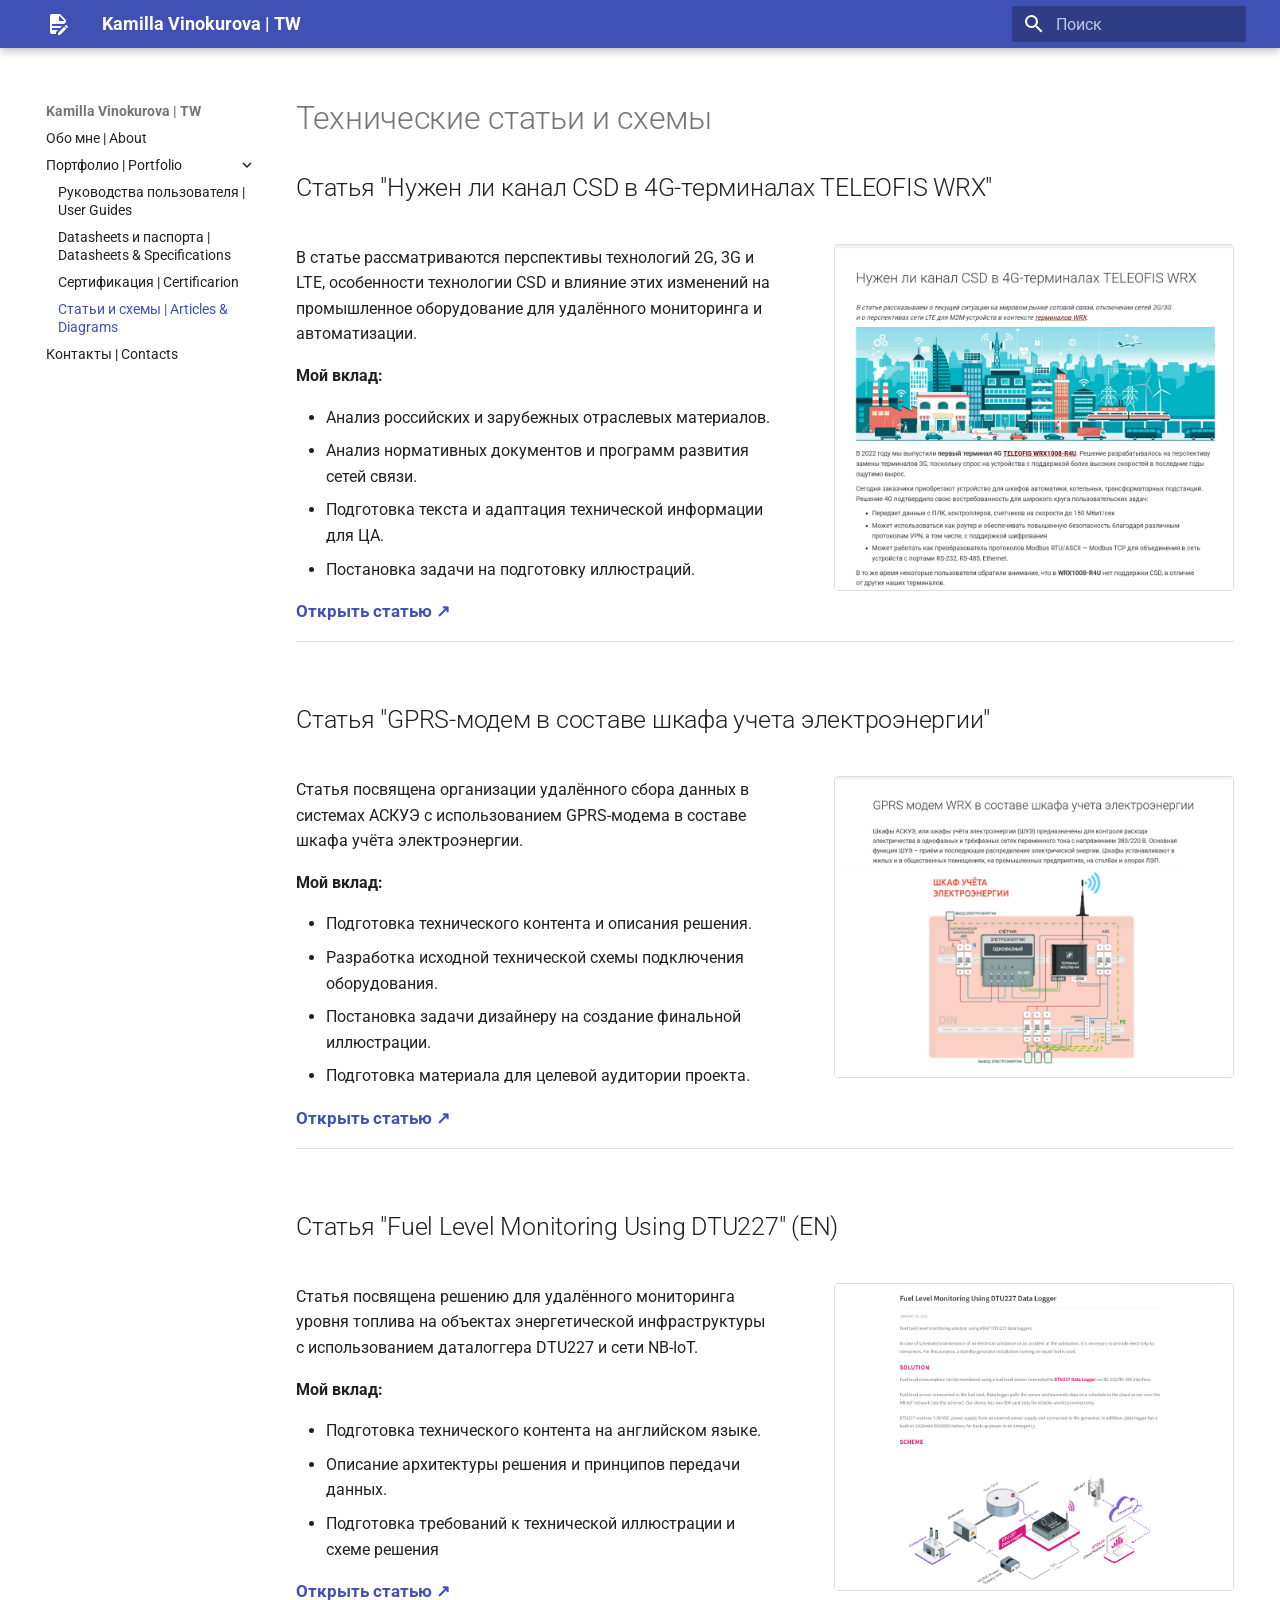
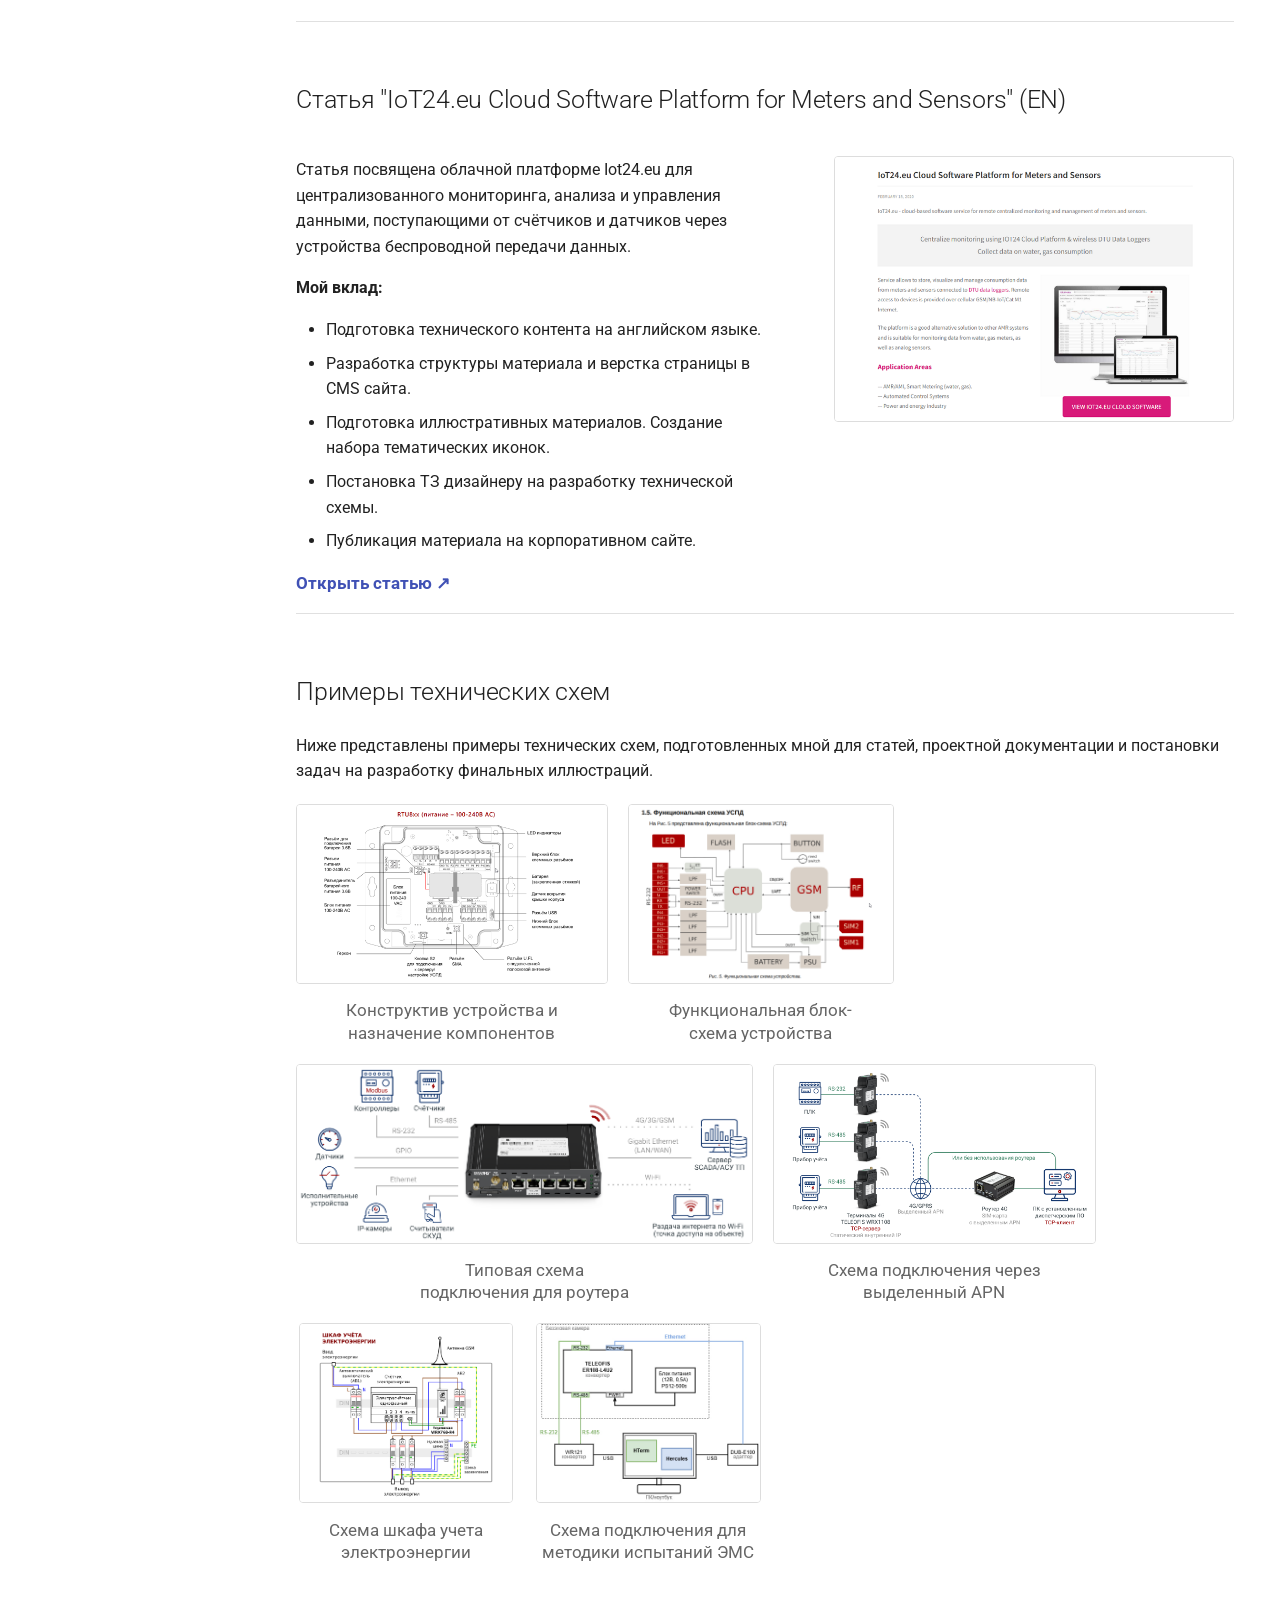
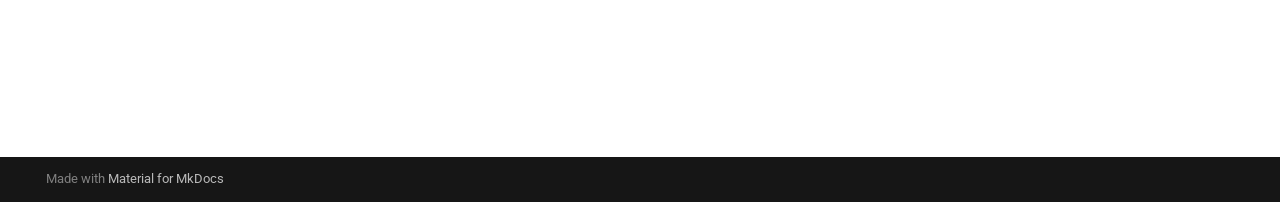
<file: portfolio/articles-diagrams/index.html>
<!doctype html>
<html lang="ru" class="no-js">
  <head>
    
      <meta charset="utf-8">
      <meta name="viewport" content="width=device-width,initial-scale=1">
      
      
      
      
        <link rel="prev" href="../certification/">
      
      
        <link rel="next" href="../../contacts/">
      
      
      <link rel="icon" href="../../assets/images/favicon.png">
      <meta name="generator" content="mkdocs-1.5.3, mkdocs-material-9.5.17">
    
    
      
        <title>Статьи и схемы | Articles & Diagrams - Kamilla Vinokurova | TW</title>
      
    
    
      <link rel="stylesheet" href="../../assets/stylesheets/main.bcfcd587.min.css">
      
        
        <link rel="stylesheet" href="../../assets/stylesheets/palette.06af60db.min.css">
      
      


    
    
      
    
    
      
        
        
        <link rel="preconnect" href="https://fonts.gstatic.com" crossorigin>
        <link rel="stylesheet" href="https://fonts.googleapis.com/css?family=Roboto:300,300i,400,400i,700,700i%7CRoboto+Mono:400,400i,700,700i&display=fallback">
        <style>:root{--md-text-font:"Roboto";--md-code-font:"Roboto Mono"}</style>
      
    
    
      <link rel="stylesheet" href="../../stylesheets/extra.css">
    
    <script>__md_scope=new URL("../..",location),__md_hash=e=>[...e].reduce((e,_)=>(e<<5)-e+_.charCodeAt(0),0),__md_get=(e,_=localStorage,t=__md_scope)=>JSON.parse(_.getItem(t.pathname+"."+e)),__md_set=(e,_,t=localStorage,a=__md_scope)=>{try{t.setItem(a.pathname+"."+e,JSON.stringify(_))}catch(e){}}</script>
    
      

    
    
    
  </head>
  
  
    
    
    
    
    
    <body dir="ltr" data-md-color-scheme="default" data-md-color-primary="indigo" data-md-color-accent="indigo">
  
    
    <input class="md-toggle" data-md-toggle="drawer" type="checkbox" id="__drawer" autocomplete="off">
    <input class="md-toggle" data-md-toggle="search" type="checkbox" id="__search" autocomplete="off">
    <label class="md-overlay" for="__drawer"></label>
    <div data-md-component="skip">
      
        
        <a href="#_1" class="md-skip">
          Перейти к содержанию
        </a>
      
    </div>
    <div data-md-component="announce">
      
    </div>
    
    
      

  

<header class="md-header md-header--shadow" data-md-component="header">
  <nav class="md-header__inner md-grid" aria-label="Верхний колонтитул">
    <a href="../.." title="Kamilla Vinokurova | TW" class="md-header__button md-logo" aria-label="Kamilla Vinokurova | TW" data-md-component="logo">
      
  
  <svg xmlns="http://www.w3.org/2000/svg" viewBox="0 0 24 24"><path d="M6 2c-1.11 0-2 .89-2 2v16a2 2 0 0 0 2 2h4v-1.91L12.09 18H6v-2h8.09l2-2H6v-2h12.09L20 10.09V8l-6-6H6m7 1.5L18.5 9H13V3.5m7.15 9.5a.55.55 0 0 0-.4.16l-1.02 1.02 2.09 2.08 1.02-1.01c.21-.22.21-.58 0-.79l-1.3-1.3a.544.544 0 0 0-.39-.16m-2.01 1.77L12 20.92V23h2.08l6.15-6.15-2.09-2.08Z"/></svg>

    </a>
    <label class="md-header__button md-icon" for="__drawer">
      
      <svg xmlns="http://www.w3.org/2000/svg" viewBox="0 0 24 24"><path d="M3 6h18v2H3V6m0 5h18v2H3v-2m0 5h18v2H3v-2Z"/></svg>
    </label>
    <div class="md-header__title" data-md-component="header-title">
      <div class="md-header__ellipsis">
        <div class="md-header__topic">
          <span class="md-ellipsis">
            Kamilla Vinokurova | TW
          </span>
        </div>
        <div class="md-header__topic" data-md-component="header-topic">
          <span class="md-ellipsis">
            
              Статьи и схемы | Articles & Diagrams
            
          </span>
        </div>
      </div>
    </div>
    
      
    
    
    
    
      <label class="md-header__button md-icon" for="__search">
        
        <svg xmlns="http://www.w3.org/2000/svg" viewBox="0 0 24 24"><path d="M9.5 3A6.5 6.5 0 0 1 16 9.5c0 1.61-.59 3.09-1.56 4.23l.27.27h.79l5 5-1.5 1.5-5-5v-.79l-.27-.27A6.516 6.516 0 0 1 9.5 16 6.5 6.5 0 0 1 3 9.5 6.5 6.5 0 0 1 9.5 3m0 2C7 5 5 7 5 9.5S7 14 9.5 14 14 12 14 9.5 12 5 9.5 5Z"/></svg>
      </label>
      <div class="md-search" data-md-component="search" role="dialog">
  <label class="md-search__overlay" for="__search"></label>
  <div class="md-search__inner" role="search">
    <form class="md-search__form" name="search">
      <input type="text" class="md-search__input" name="query" aria-label="Поиск" placeholder="Поиск" autocapitalize="off" autocorrect="off" autocomplete="off" spellcheck="false" data-md-component="search-query" required>
      <label class="md-search__icon md-icon" for="__search">
        
        <svg xmlns="http://www.w3.org/2000/svg" viewBox="0 0 24 24"><path d="M9.5 3A6.5 6.5 0 0 1 16 9.5c0 1.61-.59 3.09-1.56 4.23l.27.27h.79l5 5-1.5 1.5-5-5v-.79l-.27-.27A6.516 6.516 0 0 1 9.5 16 6.5 6.5 0 0 1 3 9.5 6.5 6.5 0 0 1 9.5 3m0 2C7 5 5 7 5 9.5S7 14 9.5 14 14 12 14 9.5 12 5 9.5 5Z"/></svg>
        
        <svg xmlns="http://www.w3.org/2000/svg" viewBox="0 0 24 24"><path d="M20 11v2H8l5.5 5.5-1.42 1.42L4.16 12l7.92-7.92L13.5 5.5 8 11h12Z"/></svg>
      </label>
      <nav class="md-search__options" aria-label="Поиск">
        
        <button type="reset" class="md-search__icon md-icon" title="Очистить" aria-label="Очистить" tabindex="-1">
          
          <svg xmlns="http://www.w3.org/2000/svg" viewBox="0 0 24 24"><path d="M19 6.41 17.59 5 12 10.59 6.41 5 5 6.41 10.59 12 5 17.59 6.41 19 12 13.41 17.59 19 19 17.59 13.41 12 19 6.41Z"/></svg>
        </button>
      </nav>
      
    </form>
    <div class="md-search__output">
      <div class="md-search__scrollwrap" data-md-scrollfix>
        <div class="md-search-result" data-md-component="search-result">
          <div class="md-search-result__meta">
            Инициализация поиска
          </div>
          <ol class="md-search-result__list" role="presentation"></ol>
        </div>
      </div>
    </div>
  </div>
</div>
    
    
  </nav>
  
</header>
    
    <div class="md-container" data-md-component="container">
      
      
        
          
        
      
      <main class="md-main" data-md-component="main">
        <div class="md-main__inner md-grid">
          
            
              
                
              
              <div class="md-sidebar md-sidebar--primary" data-md-component="sidebar" data-md-type="navigation" >
                <div class="md-sidebar__scrollwrap">
                  <div class="md-sidebar__inner">
                    



<nav class="md-nav md-nav--primary" aria-label="Навигация" data-md-level="0">
  <label class="md-nav__title" for="__drawer">
    <a href="../.." title="Kamilla Vinokurova | TW" class="md-nav__button md-logo" aria-label="Kamilla Vinokurova | TW" data-md-component="logo">
      
  
  <svg xmlns="http://www.w3.org/2000/svg" viewBox="0 0 24 24"><path d="M6 2c-1.11 0-2 .89-2 2v16a2 2 0 0 0 2 2h4v-1.91L12.09 18H6v-2h8.09l2-2H6v-2h12.09L20 10.09V8l-6-6H6m7 1.5L18.5 9H13V3.5m7.15 9.5a.55.55 0 0 0-.4.16l-1.02 1.02 2.09 2.08 1.02-1.01c.21-.22.21-.58 0-.79l-1.3-1.3a.544.544 0 0 0-.39-.16m-2.01 1.77L12 20.92V23h2.08l6.15-6.15-2.09-2.08Z"/></svg>

    </a>
    Kamilla Vinokurova | TW
  </label>
  
  <ul class="md-nav__list" data-md-scrollfix>
    
      
      
  
  
  
  
    <li class="md-nav__item">
      <a href="../.." class="md-nav__link">
        
  
  <span class="md-ellipsis">
    Обо мне | About
  </span>
  

      </a>
    </li>
  

    
      
      
  
  
    
  
  
  
    
    
    
    
    <li class="md-nav__item md-nav__item--active md-nav__item--nested">
      
        
        
        <input class="md-nav__toggle md-toggle " type="checkbox" id="__nav_2" checked>
        
          
          <label class="md-nav__link" for="__nav_2" id="__nav_2_label" tabindex="0">
            
  
  <span class="md-ellipsis">
    Портфолио | Portfolio
  </span>
  

            <span class="md-nav__icon md-icon"></span>
          </label>
        
        <nav class="md-nav" data-md-level="1" aria-labelledby="__nav_2_label" aria-expanded="true">
          <label class="md-nav__title" for="__nav_2">
            <span class="md-nav__icon md-icon"></span>
            Портфолио | Portfolio
          </label>
          <ul class="md-nav__list" data-md-scrollfix>
            
              
                
  
  
  
  
    <li class="md-nav__item">
      <a href="../user-guides/" class="md-nav__link">
        
  
  <span class="md-ellipsis">
    Руководства пользователя | User Guides
  </span>
  

      </a>
    </li>
  

              
            
              
                
  
  
  
  
    <li class="md-nav__item">
      <a href="../product-docs/" class="md-nav__link">
        
  
  <span class="md-ellipsis">
    Datasheets и паспорта | Datasheets & Specifications
  </span>
  

      </a>
    </li>
  

              
            
              
                
  
  
  
  
    <li class="md-nav__item">
      <a href="../certification/" class="md-nav__link">
        
  
  <span class="md-ellipsis">
    Сертификация | Certificarion
  </span>
  

      </a>
    </li>
  

              
            
              
                
  
  
    
  
  
  
    <li class="md-nav__item md-nav__item--active">
      
      <input class="md-nav__toggle md-toggle" type="checkbox" id="__toc">
      
      
        
      
      
      <a href="./" class="md-nav__link md-nav__link--active">
        
  
  <span class="md-ellipsis">
    Статьи и схемы | Articles & Diagrams
  </span>
  

      </a>
      
    </li>
  

              
            
          </ul>
        </nav>
      
    </li>
  

    
      
      
  
  
  
  
    <li class="md-nav__item">
      <a href="../../contacts/" class="md-nav__link">
        
  
  <span class="md-ellipsis">
    Контакты | Contacts
  </span>
  

      </a>
    </li>
  

    
  </ul>
</nav>
                  </div>
                </div>
              </div>
            
            
              
                
              
              <div class="md-sidebar md-sidebar--secondary" data-md-component="sidebar" data-md-type="toc" hidden>
                <div class="md-sidebar__scrollwrap">
                  <div class="md-sidebar__inner">
                    

<nav class="md-nav md-nav--secondary" aria-label="Содержание">
  
  
  
    
  
  
</nav>
                  </div>
                </div>
              </div>
            
          
          
            <div class="md-content" data-md-component="content">
              <article class="md-content__inner md-typeset">
                
                  


<h1 id="_1">Технические статьи и схемы</h1>
<h2>Статья "Нужен ли канал CSD в 4G-терминалах TELEOFIS WRX"</h2>
<div class="article-card">

  <div class="article-text">

    <p>
      В статье рассматриваются перспективы технологий 2G, 3G и LTE, особенности технологии CSD и влияние этих изменений на промышленное оборудование для удалённого мониторинга и автоматизации.
    </p>
    <p><strong>Мой вклад:</strong></p>
    <ul>
      <li>Анализ российских и зарубежных отраслевых материалов.</li>
      <li>Анализ нормативных документов и программ развития сетей связи.</li>
      <li>Подготовка текста и адаптация технической информации для ЦА.</li>
      <li>Постановка задачи на подготовку иллюстраций.</li>
    </ul>
    <p>
      <a class="article-link" href="https://teleofis.ru/blog/tekhnologii/nuzhen-li-kanal-csd-v-4g-terminalakh-wrx/"
         target="_blank">
        Открыть статью ↗
      </a>
    </p>

  </div>

  <div class="article-preview">
    <a href="https://teleofis.ru/blog/tekhnologii/nuzhen-li-kanal-csd-v-4g-terminalakh-wrx/"
       target="_blank">
      <img src="../../assets/images/csd-wrx-art.png">
    </a>
  </div>

</div>
<h2>Статья "GPRS-модем в составе шкафа учета электроэнергии"</h2>
<div class="article-card">

  <div class="article-text">

    <p>
      Статья посвящена организации удалённого сбора данных в системах АСКУЭ с использованием GPRS-модема в составе шкафа учёта электроэнергии. 
    </p>
    <p><strong>Мой вклад:</strong></p>
    <ul>
      <li>Подготовка технического контента и описания решения.</li>
      <li>Разработка исходной технической схемы подключения оборудования.</li>
      <li>Постановка задачи дизайнеру на создание финальной иллюстрации.</li>
      <li>Подготовка материала для целевой аудитории проекта.</li>
    </ul>

  <p>
      <a class="article-link" href="https://teleofis.ru/blog/uchet-energoresursov/uchet-elektroenergii/gprs-modem-v-sostave-shkafa-ucheta-elektroenergii/"
         target="_blank">
        Открыть статью ↗
      </a>
    </p>
  </div>

  <div class="article-preview">
    <a href="https://teleofis.ru/blog/uchet-energoresursov/uchet-elektroenergii/gprs-modem-v-sostave-shkafa-ucheta-elektroenergii/"
       target="_blank">
      <img src="../../assets/images/cabinet-preview.png">
    </a>
  </div>
</div>

<h2>Статья "Fuel Level Monitoring Using DTU227" (EN)</h2>
<div class="article-card">
  <div class="article-text">
    <p>
      Статья посвящена решению для удалённого мониторинга уровня топлива на объектах энергетической инфраструктуры с использованием даталоггера DTU227 и сети NB-IoT.
    </p>
    <p><strong>Мой вклад:</strong></p>
    <ul>
      <li>Подготовка технического контента на английском языке.</li>
      <li>Описание архитектуры решения и принципов передачи данных.</li>
      <li>Подготовка требований к технической иллюстрации и схеме решения</li>
    </ul>
    <p>
      <a class="article-link" href="https://adgt.cz/resources/solutions/fuel-level-monitoring-using-dtu227-data-logger/"
         target="_blank">
        Открыть статью ↗
      </a>
    </p>
  </div>

  <div class="article-preview">
    <a href="https://adgt.cz/resources/solutions/fuel-level-monitoring-using-dtu227-data-logger/"
       target="_blank">
      <img src="../../assets/images/fuel-level-preview.png">
    </a>
  </div>
</div>

<h2>Статья "IoT24.eu Cloud Software Platform for Meters and Sensors" (EN)</h2>
<div class="article-card">
  <div class="article-text">
    <p>
      Статья посвящена облачной платформе Iot24.eu для централизованного мониторинга, анализа и управления данными, поступающими от счётчиков и датчиков через устройства беспроводной передачи данных.
    </p>
    <p><strong>Мой вклад:</strong></p>
    <ul>
      <li>Подготовка технического контента на английском языке.</li>
      <li>Разработка структуры материала и верстка страницы в CMS сайта.</li>
      <li>Подготовка иллюстративных материалов. Создание набора тематических иконок.</li>
      <li>Постановка ТЗ дизайнеру на разработку технической схемы.</li>
      <li>Публикация материала на корпоративном сайте.</li>
    </ul>
    <p>
      <a class="article-link" href="https://adgt.cz/resources/iot-software/iot24-cloud-monitoring-software-for-meters-and-sensors/"
         target="_blank">
        Открыть статью ↗
      </a>
    </p>
  </div>

  <div class="article-preview">
    <a href="https://adgt.cz/resources/iot-software/iot24-cloud-monitoring-software-for-meters-and-sensors/"
       target="_blank">
      <img src="../../assets/images/iot24-art-preview.png">
    </a>
  </div>
</div>

<h2>Примеры технических схем</h2>
<p>
Ниже представлены примеры технических схем, подготовленных мной для статей, проектной документации и постановки задач на разработку финальных иллюстраций.
</p>

<div class="diagram-gallery">

  <div class="diagram-item">
    <a href="../../assets/images/rtu8xx-connection.png" target="_blank">
      <img src="../../assets/images/rtu8xx-connection.png">
    </a>
    <div class="diagram-caption">
      Конструктив устройства и назначение компонентов
    </div>
  </div>

<div class="diagram-item">
    <a href="../../assets/images/rtu602-diagram.png" target="_blank">
      <img src="../../assets/images/rtu602-diagram.png">
    </a>
    <div class="diagram-caption">
      Функциональная блок-схема устройства
    </div>
  </div>

  <div class="diagram-item">
    <a href="../../assets/images/ds-lt7x-diagram.png" target="_blank">
      <img src="../../assets/images/ds-lt7x-diagram.png">
    </a>
    <div class="diagram-caption">
      Типовая схема подключения для роутера
    </div>
  </div>

  <div class="diagram-item">
    <a href="../../assets/images/wrx1108-connection scheme-3.png" target="_blank">
      <img src="../../assets/images/wrx1108-connection scheme-3.png">
    </a>
    <div class="diagram-caption">
      Схема подключения через выделенный APN
    </div>
  </div>


   <div class="diagram-item">
    <a href="../../assets/images/cabinet-source-diagram.png" target="_blank">
      <img src="../../assets/images/cabinet-source-diagram.png">
    </a>
    <div class="diagram-caption">
      Схема шкафа учета электроэнергии
    </div>
  </div>

  <div class="diagram-item">
    <a href="../../assets/images/emc-er-diagram.jpg" target="_blank">
      <img src="../../assets/images/emc-er-diagram.jpg">
    </a>
    <div class="diagram-caption">
      Схема подключения для методики испытаний ЭМС
    </div>
  </div>

</div>

<div style="height: 150px;"></div>







  
  




  



                
              </article>
            </div>
          
          
<script>var target=document.getElementById(location.hash.slice(1));target&&target.name&&(target.checked=target.name.startsWith("__tabbed_"))</script>
        </div>
        
      </main>
      
        <footer class="md-footer">
  
  <div class="md-footer-meta md-typeset">
    <div class="md-footer-meta__inner md-grid">
      <div class="md-copyright">
  
  
    Made with
    <a href="https://squidfunk.github.io/mkdocs-material/" target="_blank" rel="noopener">
      Material for MkDocs
    </a>
  
</div>
      
    </div>
  </div>
</footer>
      
    </div>
    <div class="md-dialog" data-md-component="dialog">
      <div class="md-dialog__inner md-typeset"></div>
    </div>
    
    
    <script id="__config" type="application/json">{"base": "../..", "features": [], "search": "../../assets/javascripts/workers/search.b8dbb3d2.min.js", "translations": {"clipboard.copied": "\u0421\u043a\u043e\u043f\u0438\u0440\u043e\u0432\u0430\u043d\u043e \u0432 \u0431\u0443\u0444\u0435\u0440", "clipboard.copy": "\u041a\u043e\u043f\u0438\u0440\u043e\u0432\u0430\u0442\u044c \u0432 \u0431\u0443\u0444\u0435\u0440", "search.result.more.one": "\u0415\u0449\u0451 1 \u043d\u0430 \u044d\u0442\u043e\u0439 \u0441\u0442\u0440\u0430\u043d\u0438\u0446\u0435", "search.result.more.other": "\u0415\u0449\u0451 # \u043d\u0430 \u044d\u0442\u043e\u0439 \u0441\u0442\u0440\u0430\u043d\u0438\u0446\u0435", "search.result.none": "\u0421\u043e\u0432\u043f\u0430\u0434\u0435\u043d\u0438\u0439 \u043d\u0435 \u043d\u0430\u0439\u0434\u0435\u043d\u043e", "search.result.one": "\u041d\u0430\u0439\u0434\u0435\u043d\u043e 1 \u0441\u043e\u0432\u043f\u0430\u0434\u0435\u043d\u0438\u0435", "search.result.other": "\u041d\u0430\u0439\u0434\u0435\u043d\u043e \u0441\u043e\u0432\u043f\u0430\u0434\u0435\u043d\u0438\u0439: #", "search.result.placeholder": "\u041d\u0430\u0447\u043d\u0438\u0442\u0435 \u043f\u0435\u0447\u0430\u0442\u0430\u0442\u044c \u0434\u043b\u044f \u043f\u043e\u0438\u0441\u043a\u0430", "search.result.term.missing": "\u041e\u0442\u0441\u0443\u0442\u0441\u0442\u0432\u0443\u0435\u0442", "select.version": "\u0412\u044b\u0431\u0435\u0440\u0438\u0442\u0435 \u0432\u0435\u0440\u0441\u0438\u044e"}}</script>
    
    
      <script src="../../assets/javascripts/bundle.1e8ae164.min.js"></script>
      
    
  </body>
</html>
</file>
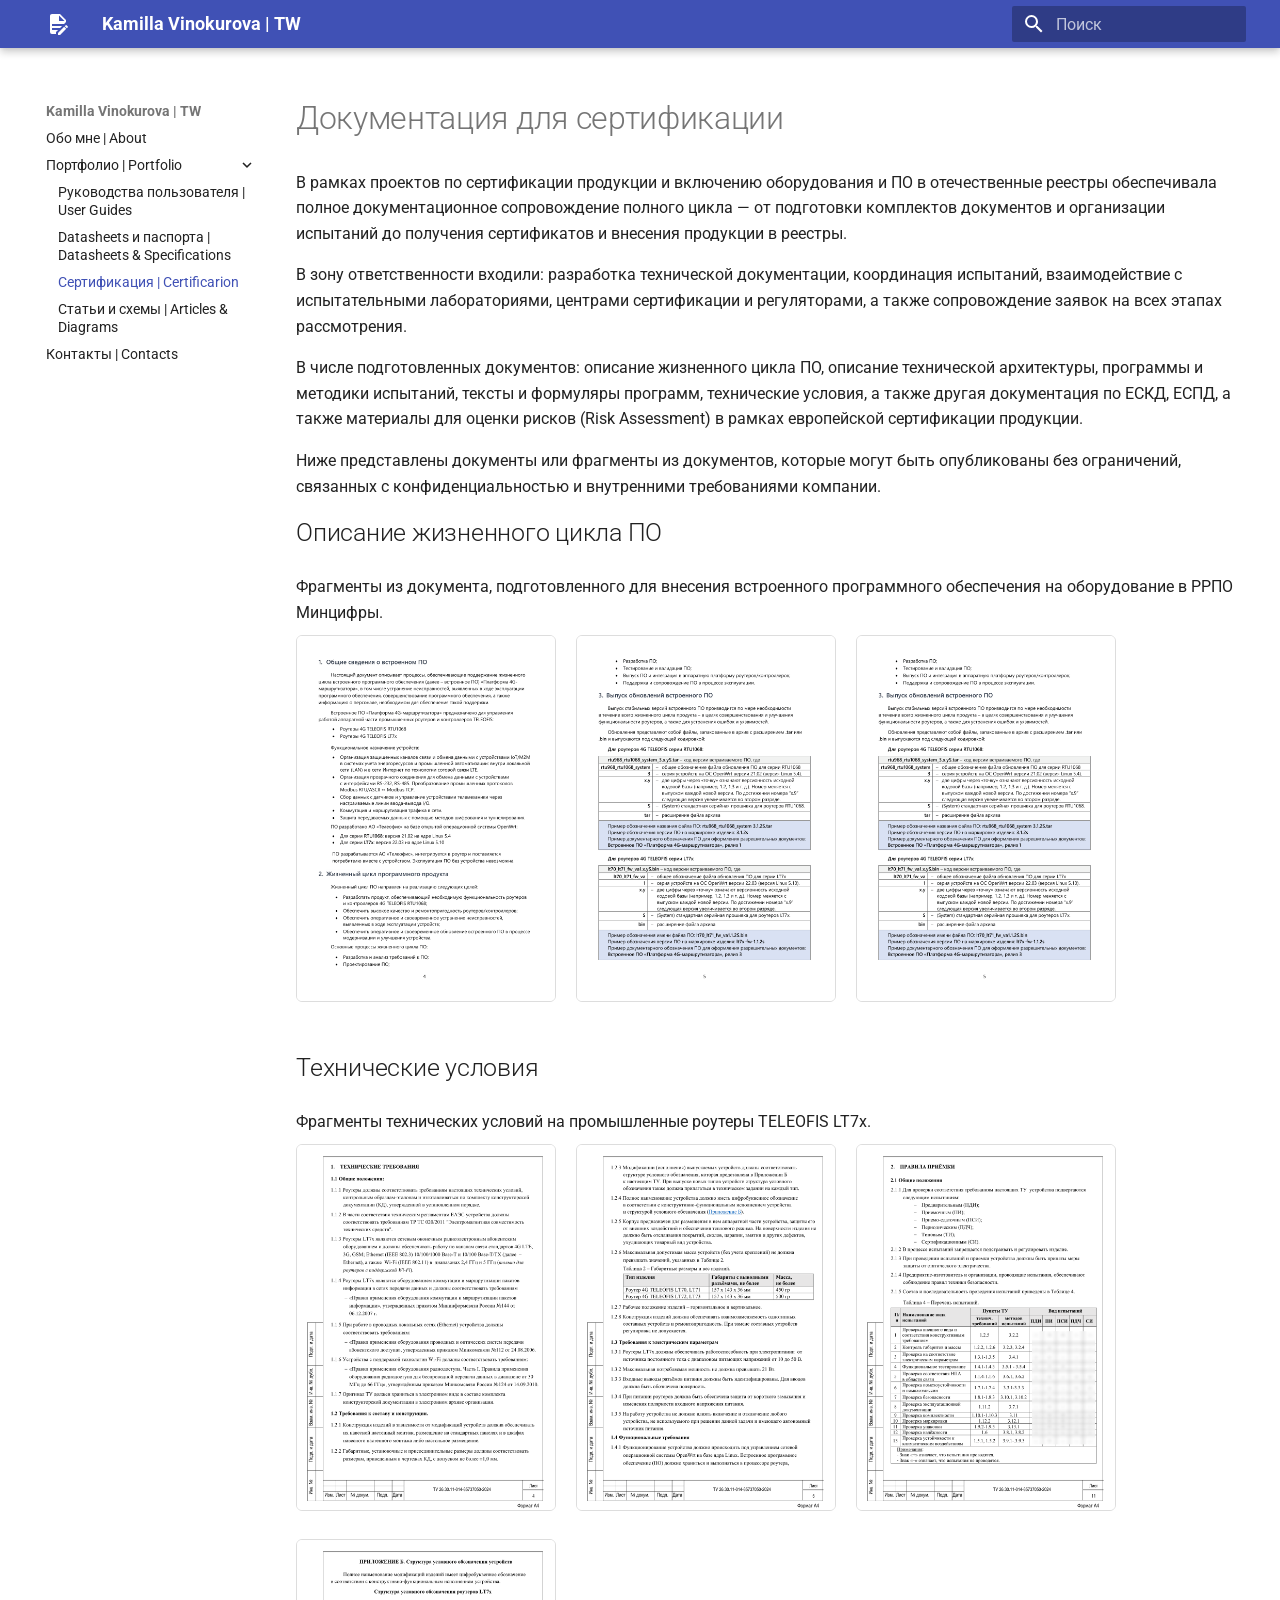
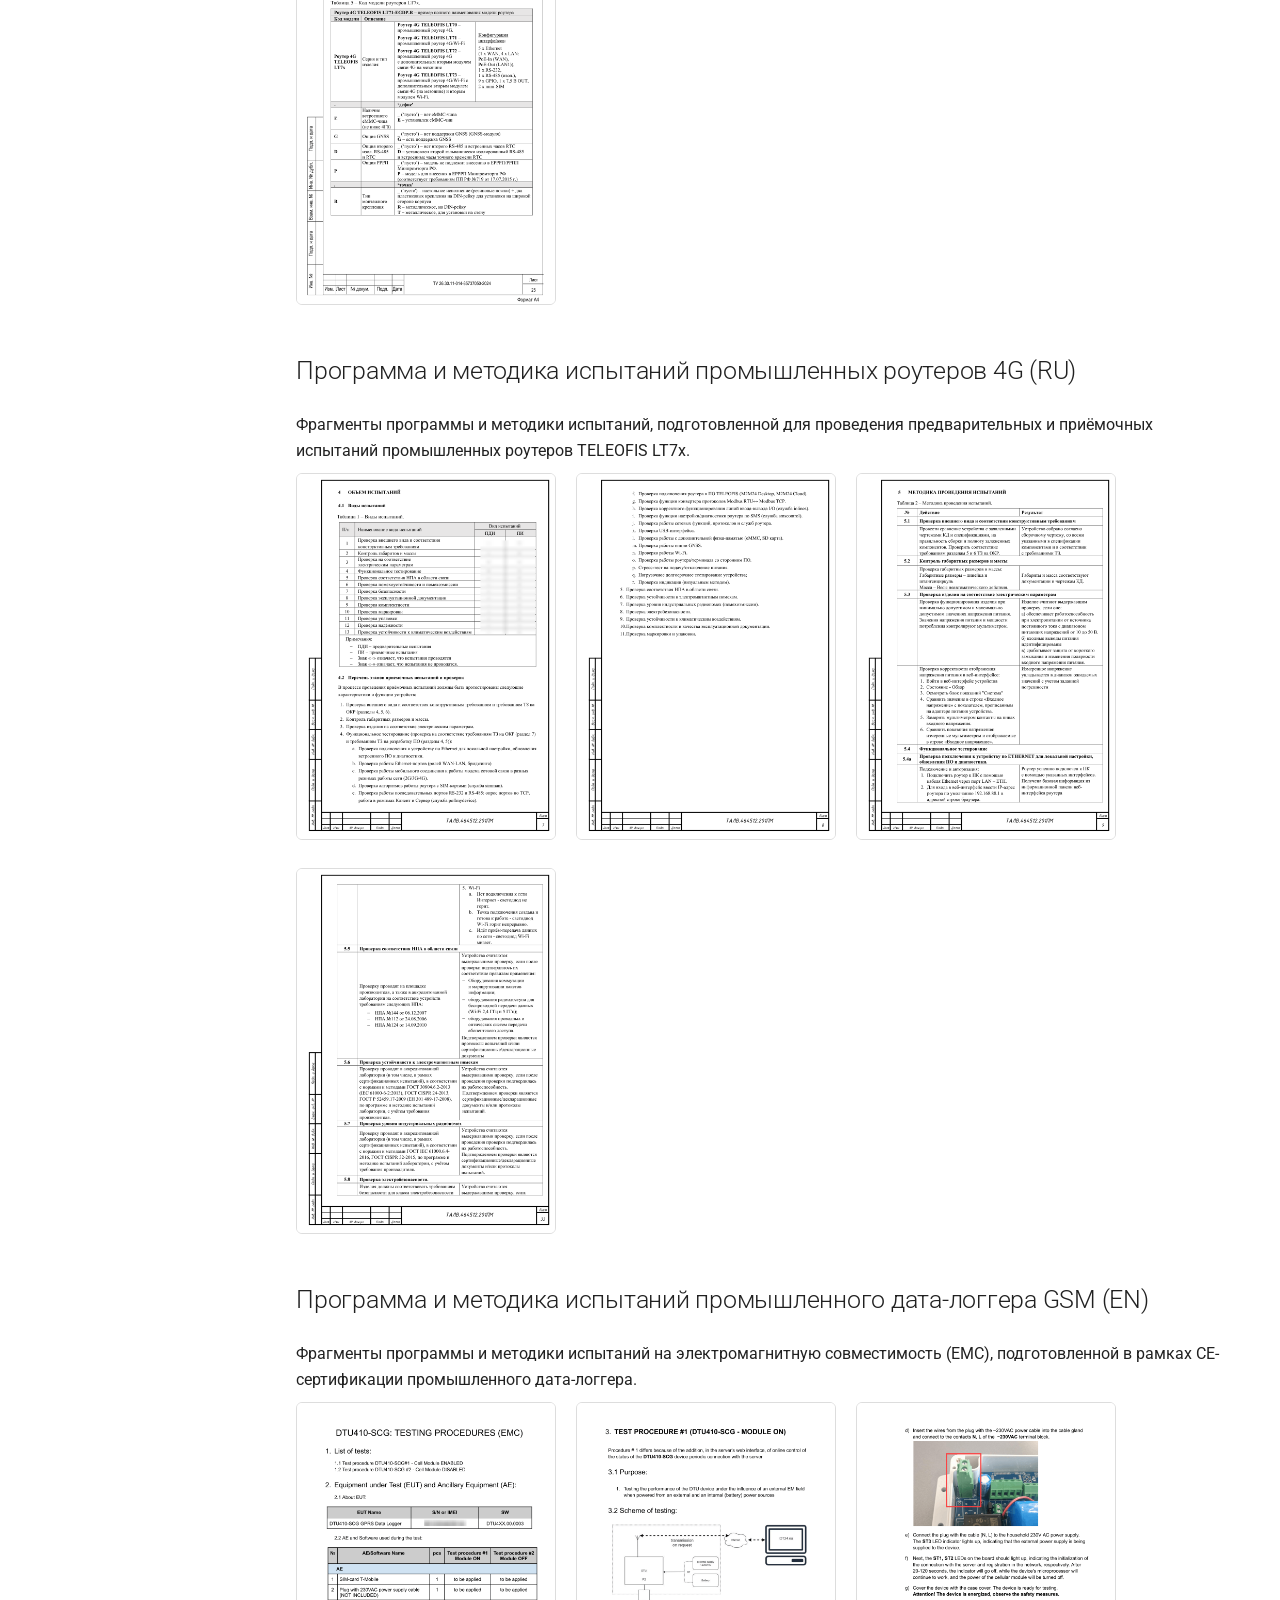
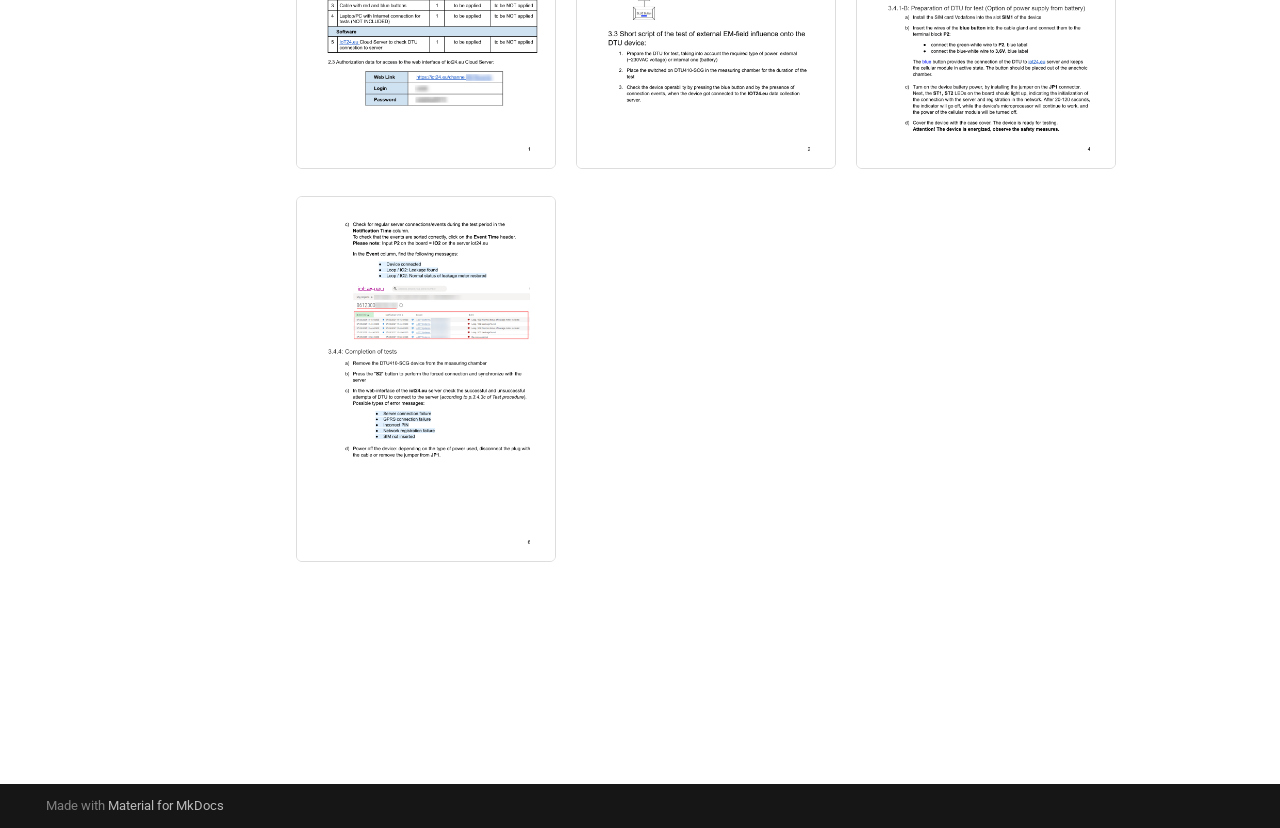
<file: portfolio/certification/index.html>
<!doctype html>
<html lang="ru" class="no-js">
  <head>
    
      <meta charset="utf-8">
      <meta name="viewport" content="width=device-width,initial-scale=1">
      
      
      
      
        <link rel="prev" href="../product-docs/">
      
      
        <link rel="next" href="../articles-diagrams/">
      
      
      <link rel="icon" href="../../assets/images/favicon.png">
      <meta name="generator" content="mkdocs-1.5.3, mkdocs-material-9.5.17">
    
    
      
        <title>Сертификация | Certificarion - Kamilla Vinokurova | TW</title>
      
    
    
      <link rel="stylesheet" href="../../assets/stylesheets/main.bcfcd587.min.css">
      
        
        <link rel="stylesheet" href="../../assets/stylesheets/palette.06af60db.min.css">
      
      


    
    
      
    
    
      
        
        
        <link rel="preconnect" href="https://fonts.gstatic.com" crossorigin>
        <link rel="stylesheet" href="https://fonts.googleapis.com/css?family=Roboto:300,300i,400,400i,700,700i%7CRoboto+Mono:400,400i,700,700i&display=fallback">
        <style>:root{--md-text-font:"Roboto";--md-code-font:"Roboto Mono"}</style>
      
    
    
      <link rel="stylesheet" href="../../stylesheets/extra.css">
    
    <script>__md_scope=new URL("../..",location),__md_hash=e=>[...e].reduce((e,_)=>(e<<5)-e+_.charCodeAt(0),0),__md_get=(e,_=localStorage,t=__md_scope)=>JSON.parse(_.getItem(t.pathname+"."+e)),__md_set=(e,_,t=localStorage,a=__md_scope)=>{try{t.setItem(a.pathname+"."+e,JSON.stringify(_))}catch(e){}}</script>
    
      

    
    
    
  </head>
  
  
    
    
    
    
    
    <body dir="ltr" data-md-color-scheme="default" data-md-color-primary="indigo" data-md-color-accent="indigo">
  
    
    <input class="md-toggle" data-md-toggle="drawer" type="checkbox" id="__drawer" autocomplete="off">
    <input class="md-toggle" data-md-toggle="search" type="checkbox" id="__search" autocomplete="off">
    <label class="md-overlay" for="__drawer"></label>
    <div data-md-component="skip">
      
        
        <a href="#_1" class="md-skip">
          Перейти к содержанию
        </a>
      
    </div>
    <div data-md-component="announce">
      
    </div>
    
    
      

  

<header class="md-header md-header--shadow" data-md-component="header">
  <nav class="md-header__inner md-grid" aria-label="Верхний колонтитул">
    <a href="../.." title="Kamilla Vinokurova | TW" class="md-header__button md-logo" aria-label="Kamilla Vinokurova | TW" data-md-component="logo">
      
  
  <svg xmlns="http://www.w3.org/2000/svg" viewBox="0 0 24 24"><path d="M6 2c-1.11 0-2 .89-2 2v16a2 2 0 0 0 2 2h4v-1.91L12.09 18H6v-2h8.09l2-2H6v-2h12.09L20 10.09V8l-6-6H6m7 1.5L18.5 9H13V3.5m7.15 9.5a.55.55 0 0 0-.4.16l-1.02 1.02 2.09 2.08 1.02-1.01c.21-.22.21-.58 0-.79l-1.3-1.3a.544.544 0 0 0-.39-.16m-2.01 1.77L12 20.92V23h2.08l6.15-6.15-2.09-2.08Z"/></svg>

    </a>
    <label class="md-header__button md-icon" for="__drawer">
      
      <svg xmlns="http://www.w3.org/2000/svg" viewBox="0 0 24 24"><path d="M3 6h18v2H3V6m0 5h18v2H3v-2m0 5h18v2H3v-2Z"/></svg>
    </label>
    <div class="md-header__title" data-md-component="header-title">
      <div class="md-header__ellipsis">
        <div class="md-header__topic">
          <span class="md-ellipsis">
            Kamilla Vinokurova | TW
          </span>
        </div>
        <div class="md-header__topic" data-md-component="header-topic">
          <span class="md-ellipsis">
            
              Сертификация | Certificarion
            
          </span>
        </div>
      </div>
    </div>
    
      
    
    
    
    
      <label class="md-header__button md-icon" for="__search">
        
        <svg xmlns="http://www.w3.org/2000/svg" viewBox="0 0 24 24"><path d="M9.5 3A6.5 6.5 0 0 1 16 9.5c0 1.61-.59 3.09-1.56 4.23l.27.27h.79l5 5-1.5 1.5-5-5v-.79l-.27-.27A6.516 6.516 0 0 1 9.5 16 6.5 6.5 0 0 1 3 9.5 6.5 6.5 0 0 1 9.5 3m0 2C7 5 5 7 5 9.5S7 14 9.5 14 14 12 14 9.5 12 5 9.5 5Z"/></svg>
      </label>
      <div class="md-search" data-md-component="search" role="dialog">
  <label class="md-search__overlay" for="__search"></label>
  <div class="md-search__inner" role="search">
    <form class="md-search__form" name="search">
      <input type="text" class="md-search__input" name="query" aria-label="Поиск" placeholder="Поиск" autocapitalize="off" autocorrect="off" autocomplete="off" spellcheck="false" data-md-component="search-query" required>
      <label class="md-search__icon md-icon" for="__search">
        
        <svg xmlns="http://www.w3.org/2000/svg" viewBox="0 0 24 24"><path d="M9.5 3A6.5 6.5 0 0 1 16 9.5c0 1.61-.59 3.09-1.56 4.23l.27.27h.79l5 5-1.5 1.5-5-5v-.79l-.27-.27A6.516 6.516 0 0 1 9.5 16 6.5 6.5 0 0 1 3 9.5 6.5 6.5 0 0 1 9.5 3m0 2C7 5 5 7 5 9.5S7 14 9.5 14 14 12 14 9.5 12 5 9.5 5Z"/></svg>
        
        <svg xmlns="http://www.w3.org/2000/svg" viewBox="0 0 24 24"><path d="M20 11v2H8l5.5 5.5-1.42 1.42L4.16 12l7.92-7.92L13.5 5.5 8 11h12Z"/></svg>
      </label>
      <nav class="md-search__options" aria-label="Поиск">
        
        <button type="reset" class="md-search__icon md-icon" title="Очистить" aria-label="Очистить" tabindex="-1">
          
          <svg xmlns="http://www.w3.org/2000/svg" viewBox="0 0 24 24"><path d="M19 6.41 17.59 5 12 10.59 6.41 5 5 6.41 10.59 12 5 17.59 6.41 19 12 13.41 17.59 19 19 17.59 13.41 12 19 6.41Z"/></svg>
        </button>
      </nav>
      
    </form>
    <div class="md-search__output">
      <div class="md-search__scrollwrap" data-md-scrollfix>
        <div class="md-search-result" data-md-component="search-result">
          <div class="md-search-result__meta">
            Инициализация поиска
          </div>
          <ol class="md-search-result__list" role="presentation"></ol>
        </div>
      </div>
    </div>
  </div>
</div>
    
    
  </nav>
  
</header>
    
    <div class="md-container" data-md-component="container">
      
      
        
          
        
      
      <main class="md-main" data-md-component="main">
        <div class="md-main__inner md-grid">
          
            
              
                
              
              <div class="md-sidebar md-sidebar--primary" data-md-component="sidebar" data-md-type="navigation" >
                <div class="md-sidebar__scrollwrap">
                  <div class="md-sidebar__inner">
                    



<nav class="md-nav md-nav--primary" aria-label="Навигация" data-md-level="0">
  <label class="md-nav__title" for="__drawer">
    <a href="../.." title="Kamilla Vinokurova | TW" class="md-nav__button md-logo" aria-label="Kamilla Vinokurova | TW" data-md-component="logo">
      
  
  <svg xmlns="http://www.w3.org/2000/svg" viewBox="0 0 24 24"><path d="M6 2c-1.11 0-2 .89-2 2v16a2 2 0 0 0 2 2h4v-1.91L12.09 18H6v-2h8.09l2-2H6v-2h12.09L20 10.09V8l-6-6H6m7 1.5L18.5 9H13V3.5m7.15 9.5a.55.55 0 0 0-.4.16l-1.02 1.02 2.09 2.08 1.02-1.01c.21-.22.21-.58 0-.79l-1.3-1.3a.544.544 0 0 0-.39-.16m-2.01 1.77L12 20.92V23h2.08l6.15-6.15-2.09-2.08Z"/></svg>

    </a>
    Kamilla Vinokurova | TW
  </label>
  
  <ul class="md-nav__list" data-md-scrollfix>
    
      
      
  
  
  
  
    <li class="md-nav__item">
      <a href="../.." class="md-nav__link">
        
  
  <span class="md-ellipsis">
    Обо мне | About
  </span>
  

      </a>
    </li>
  

    
      
      
  
  
    
  
  
  
    
    
    
    
    <li class="md-nav__item md-nav__item--active md-nav__item--nested">
      
        
        
        <input class="md-nav__toggle md-toggle " type="checkbox" id="__nav_2" checked>
        
          
          <label class="md-nav__link" for="__nav_2" id="__nav_2_label" tabindex="0">
            
  
  <span class="md-ellipsis">
    Портфолио | Portfolio
  </span>
  

            <span class="md-nav__icon md-icon"></span>
          </label>
        
        <nav class="md-nav" data-md-level="1" aria-labelledby="__nav_2_label" aria-expanded="true">
          <label class="md-nav__title" for="__nav_2">
            <span class="md-nav__icon md-icon"></span>
            Портфолио | Portfolio
          </label>
          <ul class="md-nav__list" data-md-scrollfix>
            
              
                
  
  
  
  
    <li class="md-nav__item">
      <a href="../user-guides/" class="md-nav__link">
        
  
  <span class="md-ellipsis">
    Руководства пользователя | User Guides
  </span>
  

      </a>
    </li>
  

              
            
              
                
  
  
  
  
    <li class="md-nav__item">
      <a href="../product-docs/" class="md-nav__link">
        
  
  <span class="md-ellipsis">
    Datasheets и паспорта | Datasheets & Specifications
  </span>
  

      </a>
    </li>
  

              
            
              
                
  
  
    
  
  
  
    <li class="md-nav__item md-nav__item--active">
      
      <input class="md-nav__toggle md-toggle" type="checkbox" id="__toc">
      
      
        
      
      
      <a href="./" class="md-nav__link md-nav__link--active">
        
  
  <span class="md-ellipsis">
    Сертификация | Certificarion
  </span>
  

      </a>
      
    </li>
  

              
            
              
                
  
  
  
  
    <li class="md-nav__item">
      <a href="../articles-diagrams/" class="md-nav__link">
        
  
  <span class="md-ellipsis">
    Статьи и схемы | Articles & Diagrams
  </span>
  

      </a>
    </li>
  

              
            
          </ul>
        </nav>
      
    </li>
  

    
      
      
  
  
  
  
    <li class="md-nav__item">
      <a href="../../contacts/" class="md-nav__link">
        
  
  <span class="md-ellipsis">
    Контакты | Contacts
  </span>
  

      </a>
    </li>
  

    
  </ul>
</nav>
                  </div>
                </div>
              </div>
            
            
              
                
              
              <div class="md-sidebar md-sidebar--secondary" data-md-component="sidebar" data-md-type="toc" hidden>
                <div class="md-sidebar__scrollwrap">
                  <div class="md-sidebar__inner">
                    

<nav class="md-nav md-nav--secondary" aria-label="Содержание">
  
  
  
    
  
  
</nav>
                  </div>
                </div>
              </div>
            
          
          
            <div class="md-content" data-md-component="content">
              <article class="md-content__inner md-typeset">
                
                  


<h1 id="_1">Документация для сертификации</h1>
<p>В рамках проектов по сертификации продукции и включению оборудования и ПО в отечественные реестры обеспечивала полное документационное сопровождение полного цикла — от подготовки комплектов документов и организации испытаний до получения сертификатов и внесения продукции в реестры.
</p>
<p>
В зону ответственности входили: разработка технической документации, координация испытаний, взаимодействие с испытательными лабораториями, центрами сертификации и регуляторами, а также сопровождение заявок на всех этапах рассмотрения.
</p>
<p>
В числе подготовленных документов: описание жизненного цикла ПО, описание технической архитектуры, программы и методики испытаний, тексты и формуляры программ, технические условия, а также другая документация по ЕСКД, ЕСПД, а также материалы для оценки рисков (Risk Assessment) в рамках европейской сертификации продукции.
<p>
<p>
Ниже представлены документы или фрагменты из документов, которые могут быть опубликованы без ограничений, связанных с конфиденциальностью и внутренними требованиями компании.
<p>

<h2>
Описание жизненного цикла ПО
</h2>

<div class="reg-doc">
<div class="reg-doc-description">
Фрагменты из документа, подготовленного для внесения встроенного программного обеспечения на оборудование в РРПО Минцифры. 
</div>
<div class="reg-doc-gallery">
<a href="../../assets/images/lt7x-lc-1.png">
  <img src="../../assets/images/lt7x-lc-1.png">
</a>
<a href="../../assets/images/lt7x-lc-2.png">
  <img src="../../assets/images/lt7x-lc-2.png">
</a>
<a href="../../assets/images/lt7x-lc-2.png">
  <img src="../../assets/images/lt7x-lc-2.png">
</a>
</div>
</div>

<h2>Технические условия</h2>
<div class="reg-doc">
<div class="reg-doc-description">
Фрагменты технических условий на промышленные роутеры TELEOFIS LT7x.
</div>
<div class="reg-doc-gallery">
<a href="../../assets/images/lt7x-tu-2.png">
  <img src="../../assets/images/lt7x-tu-2.png">
</a>
<a href="../../assets/images/lt7x-tu-3.png">
  <img src="../../assets/images/lt7x-tu-3.png">
</a>
<a href="../../assets/images/lt7x-tu-4.png">
  <img src="../../assets/images/lt7x-tu-4.png">
</a>
<a href="../../assets/images/lt7x-tu-5.png">
  <img src="../../assets/images/lt7x-tu-5.png">
</a>
</div>
</div> 


<h2> Программа и методика испытаний промышленных роутеров 4G (RU)</h2>
<div class="reg-doc">
<div class="reg-doc-description">
Фрагменты программы и методики испытаний, подготовленной для проведения предварительных и приёмочных испытаний промышленных роутеров TELEOFIS LT7x.
</div>
<div class="reg-doc-gallery">
<a href="../../assets/images/lt7x-pm-1.png">
  <img src="../../assets/images/lt7x-pm-1.png">
</a>
<a href="../../assets/images/lt7x-pm-2.png">
  <img src="../../assets/images/lt7x-pm-2.png">
</a>
<a href="../../assets/images/lt7x-pm-3.png">
  <img src="../../assets/images/lt7x-pm-3.png">
</a>
<a href="../../assets/images/lt7x-pm-4.png">
  <img src="../../assets/images/lt7x-pm-4.png">
</a>
</div>
</div> 


<h2> Программа и методика испытаний промышленного дата-логгера GSM (EN)</h2>
<div class="reg-doc">
<div class="reg-doc-description">
Фрагменты программы и методики испытаний на электромагнитную совместимость (EMC), подготовленной в рамках CE-сертификации промышленного дата-логгера. 
</div>
<div class="reg-doc-gallery">
<a href="../../assets/images/dtu-tp-1.png">
  <img src="../../assets/images/dtu-tp-1.png">
</a>
<a href="../../assets/images/dtu-tp-2.png">
  <img src="../../assets/images/dtu-tp-2.png">
</a>
<a href="../../assets/images/dtu-tp-3.png">
  <img src="../../assets/images/dtu-tp-3.png">
</a>
<a href="../../assets/images/dtu-tp-4.png">
  <img src="../../assets/images/dtu-tp-4.png">
</a>
</div>
</div>
<div style="height: 150px;"></div>







  
  




  



                
              </article>
            </div>
          
          
<script>var target=document.getElementById(location.hash.slice(1));target&&target.name&&(target.checked=target.name.startsWith("__tabbed_"))</script>
        </div>
        
      </main>
      
        <footer class="md-footer">
  
  <div class="md-footer-meta md-typeset">
    <div class="md-footer-meta__inner md-grid">
      <div class="md-copyright">
  
  
    Made with
    <a href="https://squidfunk.github.io/mkdocs-material/" target="_blank" rel="noopener">
      Material for MkDocs
    </a>
  
</div>
      
    </div>
  </div>
</footer>
      
    </div>
    <div class="md-dialog" data-md-component="dialog">
      <div class="md-dialog__inner md-typeset"></div>
    </div>
    
    
    <script id="__config" type="application/json">{"base": "../..", "features": [], "search": "../../assets/javascripts/workers/search.b8dbb3d2.min.js", "translations": {"clipboard.copied": "\u0421\u043a\u043e\u043f\u0438\u0440\u043e\u0432\u0430\u043d\u043e \u0432 \u0431\u0443\u0444\u0435\u0440", "clipboard.copy": "\u041a\u043e\u043f\u0438\u0440\u043e\u0432\u0430\u0442\u044c \u0432 \u0431\u0443\u0444\u0435\u0440", "search.result.more.one": "\u0415\u0449\u0451 1 \u043d\u0430 \u044d\u0442\u043e\u0439 \u0441\u0442\u0440\u0430\u043d\u0438\u0446\u0435", "search.result.more.other": "\u0415\u0449\u0451 # \u043d\u0430 \u044d\u0442\u043e\u0439 \u0441\u0442\u0440\u0430\u043d\u0438\u0446\u0435", "search.result.none": "\u0421\u043e\u0432\u043f\u0430\u0434\u0435\u043d\u0438\u0439 \u043d\u0435 \u043d\u0430\u0439\u0434\u0435\u043d\u043e", "search.result.one": "\u041d\u0430\u0439\u0434\u0435\u043d\u043e 1 \u0441\u043e\u0432\u043f\u0430\u0434\u0435\u043d\u0438\u0435", "search.result.other": "\u041d\u0430\u0439\u0434\u0435\u043d\u043e \u0441\u043e\u0432\u043f\u0430\u0434\u0435\u043d\u0438\u0439: #", "search.result.placeholder": "\u041d\u0430\u0447\u043d\u0438\u0442\u0435 \u043f\u0435\u0447\u0430\u0442\u0430\u0442\u044c \u0434\u043b\u044f \u043f\u043e\u0438\u0441\u043a\u0430", "search.result.term.missing": "\u041e\u0442\u0441\u0443\u0442\u0441\u0442\u0432\u0443\u0435\u0442", "select.version": "\u0412\u044b\u0431\u0435\u0440\u0438\u0442\u0435 \u0432\u0435\u0440\u0441\u0438\u044e"}}</script>
    
    
      <script src="../../assets/javascripts/bundle.1e8ae164.min.js"></script>
      
    
  </body>
</html>
</file>
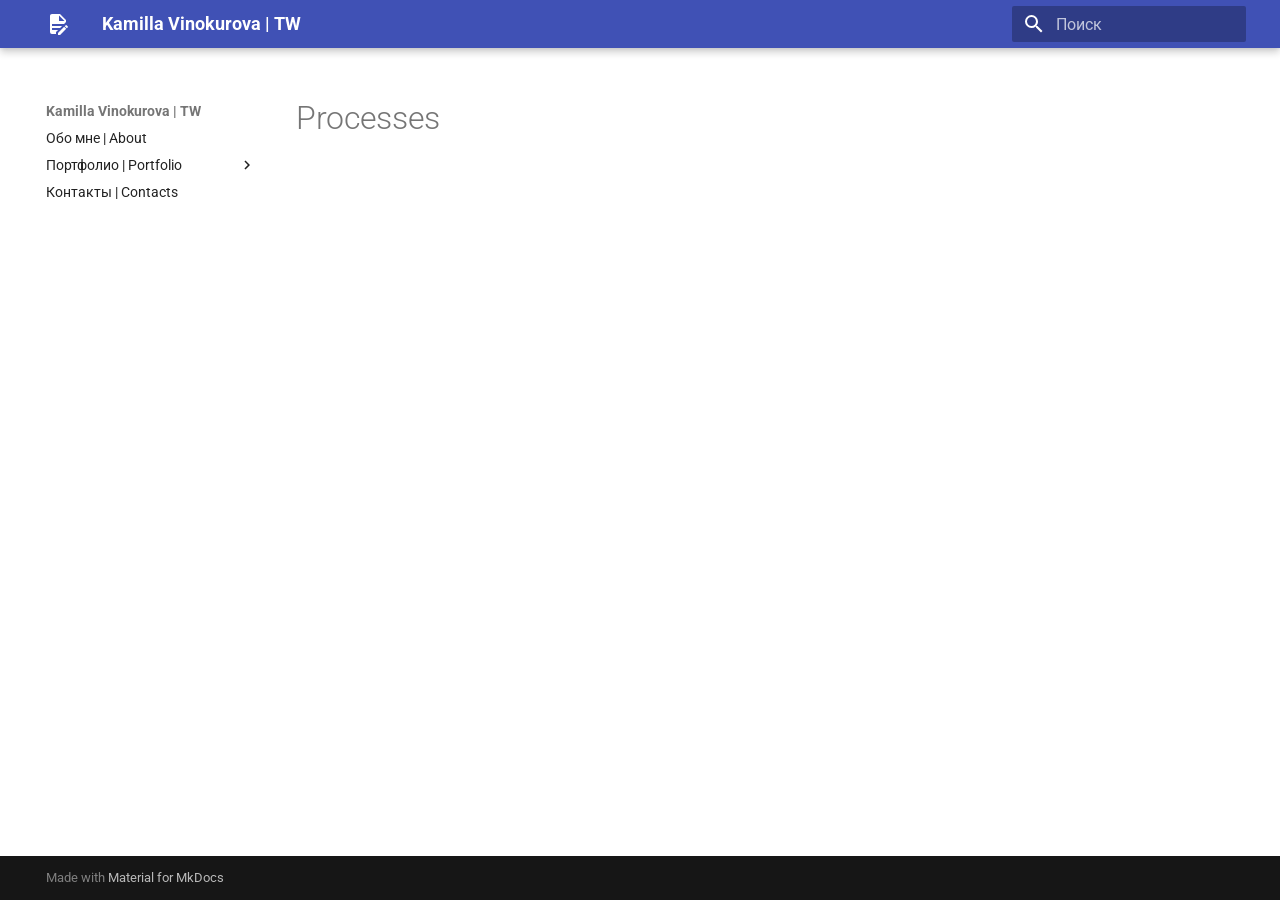
<file: portfolio/processes/index.html>
<!doctype html>
<html lang="ru" class="no-js">
  <head>
    
      <meta charset="utf-8">
      <meta name="viewport" content="width=device-width,initial-scale=1">
      
      
      
      
      
      
      <link rel="icon" href="../../assets/images/favicon.png">
      <meta name="generator" content="mkdocs-1.5.3, mkdocs-material-9.5.17">
    
    
      
        <title>Processes - Kamilla Vinokurova | TW</title>
      
    
    
      <link rel="stylesheet" href="../../assets/stylesheets/main.bcfcd587.min.css">
      
        
        <link rel="stylesheet" href="../../assets/stylesheets/palette.06af60db.min.css">
      
      


    
    
      
    
    
      
        
        
        <link rel="preconnect" href="https://fonts.gstatic.com" crossorigin>
        <link rel="stylesheet" href="https://fonts.googleapis.com/css?family=Roboto:300,300i,400,400i,700,700i%7CRoboto+Mono:400,400i,700,700i&display=fallback">
        <style>:root{--md-text-font:"Roboto";--md-code-font:"Roboto Mono"}</style>
      
    
    
      <link rel="stylesheet" href="../../stylesheets/extra.css">
    
    <script>__md_scope=new URL("../..",location),__md_hash=e=>[...e].reduce((e,_)=>(e<<5)-e+_.charCodeAt(0),0),__md_get=(e,_=localStorage,t=__md_scope)=>JSON.parse(_.getItem(t.pathname+"."+e)),__md_set=(e,_,t=localStorage,a=__md_scope)=>{try{t.setItem(a.pathname+"."+e,JSON.stringify(_))}catch(e){}}</script>
    
      

    
    
    
  </head>
  
  
    
    
    
    
    
    <body dir="ltr" data-md-color-scheme="default" data-md-color-primary="indigo" data-md-color-accent="indigo">
  
    
    <input class="md-toggle" data-md-toggle="drawer" type="checkbox" id="__drawer" autocomplete="off">
    <input class="md-toggle" data-md-toggle="search" type="checkbox" id="__search" autocomplete="off">
    <label class="md-overlay" for="__drawer"></label>
    <div data-md-component="skip">
      
    </div>
    <div data-md-component="announce">
      
    </div>
    
    
      

  

<header class="md-header md-header--shadow" data-md-component="header">
  <nav class="md-header__inner md-grid" aria-label="Верхний колонтитул">
    <a href="../.." title="Kamilla Vinokurova | TW" class="md-header__button md-logo" aria-label="Kamilla Vinokurova | TW" data-md-component="logo">
      
  
  <svg xmlns="http://www.w3.org/2000/svg" viewBox="0 0 24 24"><path d="M6 2c-1.11 0-2 .89-2 2v16a2 2 0 0 0 2 2h4v-1.91L12.09 18H6v-2h8.09l2-2H6v-2h12.09L20 10.09V8l-6-6H6m7 1.5L18.5 9H13V3.5m7.15 9.5a.55.55 0 0 0-.4.16l-1.02 1.02 2.09 2.08 1.02-1.01c.21-.22.21-.58 0-.79l-1.3-1.3a.544.544 0 0 0-.39-.16m-2.01 1.77L12 20.92V23h2.08l6.15-6.15-2.09-2.08Z"/></svg>

    </a>
    <label class="md-header__button md-icon" for="__drawer">
      
      <svg xmlns="http://www.w3.org/2000/svg" viewBox="0 0 24 24"><path d="M3 6h18v2H3V6m0 5h18v2H3v-2m0 5h18v2H3v-2Z"/></svg>
    </label>
    <div class="md-header__title" data-md-component="header-title">
      <div class="md-header__ellipsis">
        <div class="md-header__topic">
          <span class="md-ellipsis">
            Kamilla Vinokurova | TW
          </span>
        </div>
        <div class="md-header__topic" data-md-component="header-topic">
          <span class="md-ellipsis">
            
              Processes
            
          </span>
        </div>
      </div>
    </div>
    
      
    
    
    
    
      <label class="md-header__button md-icon" for="__search">
        
        <svg xmlns="http://www.w3.org/2000/svg" viewBox="0 0 24 24"><path d="M9.5 3A6.5 6.5 0 0 1 16 9.5c0 1.61-.59 3.09-1.56 4.23l.27.27h.79l5 5-1.5 1.5-5-5v-.79l-.27-.27A6.516 6.516 0 0 1 9.5 16 6.5 6.5 0 0 1 3 9.5 6.5 6.5 0 0 1 9.5 3m0 2C7 5 5 7 5 9.5S7 14 9.5 14 14 12 14 9.5 12 5 9.5 5Z"/></svg>
      </label>
      <div class="md-search" data-md-component="search" role="dialog">
  <label class="md-search__overlay" for="__search"></label>
  <div class="md-search__inner" role="search">
    <form class="md-search__form" name="search">
      <input type="text" class="md-search__input" name="query" aria-label="Поиск" placeholder="Поиск" autocapitalize="off" autocorrect="off" autocomplete="off" spellcheck="false" data-md-component="search-query" required>
      <label class="md-search__icon md-icon" for="__search">
        
        <svg xmlns="http://www.w3.org/2000/svg" viewBox="0 0 24 24"><path d="M9.5 3A6.5 6.5 0 0 1 16 9.5c0 1.61-.59 3.09-1.56 4.23l.27.27h.79l5 5-1.5 1.5-5-5v-.79l-.27-.27A6.516 6.516 0 0 1 9.5 16 6.5 6.5 0 0 1 3 9.5 6.5 6.5 0 0 1 9.5 3m0 2C7 5 5 7 5 9.5S7 14 9.5 14 14 12 14 9.5 12 5 9.5 5Z"/></svg>
        
        <svg xmlns="http://www.w3.org/2000/svg" viewBox="0 0 24 24"><path d="M20 11v2H8l5.5 5.5-1.42 1.42L4.16 12l7.92-7.92L13.5 5.5 8 11h12Z"/></svg>
      </label>
      <nav class="md-search__options" aria-label="Поиск">
        
        <button type="reset" class="md-search__icon md-icon" title="Очистить" aria-label="Очистить" tabindex="-1">
          
          <svg xmlns="http://www.w3.org/2000/svg" viewBox="0 0 24 24"><path d="M19 6.41 17.59 5 12 10.59 6.41 5 5 6.41 10.59 12 5 17.59 6.41 19 12 13.41 17.59 19 19 17.59 13.41 12 19 6.41Z"/></svg>
        </button>
      </nav>
      
    </form>
    <div class="md-search__output">
      <div class="md-search__scrollwrap" data-md-scrollfix>
        <div class="md-search-result" data-md-component="search-result">
          <div class="md-search-result__meta">
            Инициализация поиска
          </div>
          <ol class="md-search-result__list" role="presentation"></ol>
        </div>
      </div>
    </div>
  </div>
</div>
    
    
  </nav>
  
</header>
    
    <div class="md-container" data-md-component="container">
      
      
        
          
        
      
      <main class="md-main" data-md-component="main">
        <div class="md-main__inner md-grid">
          
            
              
              <div class="md-sidebar md-sidebar--primary" data-md-component="sidebar" data-md-type="navigation" >
                <div class="md-sidebar__scrollwrap">
                  <div class="md-sidebar__inner">
                    



<nav class="md-nav md-nav--primary" aria-label="Навигация" data-md-level="0">
  <label class="md-nav__title" for="__drawer">
    <a href="../.." title="Kamilla Vinokurova | TW" class="md-nav__button md-logo" aria-label="Kamilla Vinokurova | TW" data-md-component="logo">
      
  
  <svg xmlns="http://www.w3.org/2000/svg" viewBox="0 0 24 24"><path d="M6 2c-1.11 0-2 .89-2 2v16a2 2 0 0 0 2 2h4v-1.91L12.09 18H6v-2h8.09l2-2H6v-2h12.09L20 10.09V8l-6-6H6m7 1.5L18.5 9H13V3.5m7.15 9.5a.55.55 0 0 0-.4.16l-1.02 1.02 2.09 2.08 1.02-1.01c.21-.22.21-.58 0-.79l-1.3-1.3a.544.544 0 0 0-.39-.16m-2.01 1.77L12 20.92V23h2.08l6.15-6.15-2.09-2.08Z"/></svg>

    </a>
    Kamilla Vinokurova | TW
  </label>
  
  <ul class="md-nav__list" data-md-scrollfix>
    
      
      
  
  
  
  
    <li class="md-nav__item">
      <a href="../.." class="md-nav__link">
        
  
  <span class="md-ellipsis">
    Обо мне | About
  </span>
  

      </a>
    </li>
  

    
      
      
  
  
  
  
    
    
    
    
    <li class="md-nav__item md-nav__item--nested">
      
        
        
        <input class="md-nav__toggle md-toggle " type="checkbox" id="__nav_2" >
        
          
          <label class="md-nav__link" for="__nav_2" id="__nav_2_label" tabindex="0">
            
  
  <span class="md-ellipsis">
    Портфолио | Portfolio
  </span>
  

            <span class="md-nav__icon md-icon"></span>
          </label>
        
        <nav class="md-nav" data-md-level="1" aria-labelledby="__nav_2_label" aria-expanded="false">
          <label class="md-nav__title" for="__nav_2">
            <span class="md-nav__icon md-icon"></span>
            Портфолио | Portfolio
          </label>
          <ul class="md-nav__list" data-md-scrollfix>
            
              
                
  
  
  
  
    <li class="md-nav__item">
      <a href="../user-guides/" class="md-nav__link">
        
  
  <span class="md-ellipsis">
    Руководства пользователя | User Guides
  </span>
  

      </a>
    </li>
  

              
            
              
                
  
  
  
  
    <li class="md-nav__item">
      <a href="../product-docs/" class="md-nav__link">
        
  
  <span class="md-ellipsis">
    Datasheets и паспорта | Datasheets & Specifications
  </span>
  

      </a>
    </li>
  

              
            
              
                
  
  
  
  
    <li class="md-nav__item">
      <a href="../certification/" class="md-nav__link">
        
  
  <span class="md-ellipsis">
    Сертификация | Certificarion
  </span>
  

      </a>
    </li>
  

              
            
              
                
  
  
  
  
    <li class="md-nav__item">
      <a href="../articles-diagrams/" class="md-nav__link">
        
  
  <span class="md-ellipsis">
    Статьи и схемы | Articles & Diagrams
  </span>
  

      </a>
    </li>
  

              
            
          </ul>
        </nav>
      
    </li>
  

    
      
      
  
  
  
  
    <li class="md-nav__item">
      <a href="../../contacts/" class="md-nav__link">
        
  
  <span class="md-ellipsis">
    Контакты | Contacts
  </span>
  

      </a>
    </li>
  

    
  </ul>
</nav>
                  </div>
                </div>
              </div>
            
            
              
              <div class="md-sidebar md-sidebar--secondary" data-md-component="sidebar" data-md-type="toc" >
                <div class="md-sidebar__scrollwrap">
                  <div class="md-sidebar__inner">
                    

<nav class="md-nav md-nav--secondary" aria-label="Содержание">
  
  
  
  
</nav>
                  </div>
                </div>
              </div>
            
          
          
            <div class="md-content" data-md-component="content">
              <article class="md-content__inner md-typeset">
                
                  


  <h1>Processes</h1>














                
              </article>
            </div>
          
          
<script>var target=document.getElementById(location.hash.slice(1));target&&target.name&&(target.checked=target.name.startsWith("__tabbed_"))</script>
        </div>
        
      </main>
      
        <footer class="md-footer">
  
  <div class="md-footer-meta md-typeset">
    <div class="md-footer-meta__inner md-grid">
      <div class="md-copyright">
  
  
    Made with
    <a href="https://squidfunk.github.io/mkdocs-material/" target="_blank" rel="noopener">
      Material for MkDocs
    </a>
  
</div>
      
    </div>
  </div>
</footer>
      
    </div>
    <div class="md-dialog" data-md-component="dialog">
      <div class="md-dialog__inner md-typeset"></div>
    </div>
    
    
    <script id="__config" type="application/json">{"base": "../..", "features": [], "search": "../../assets/javascripts/workers/search.b8dbb3d2.min.js", "translations": {"clipboard.copied": "\u0421\u043a\u043e\u043f\u0438\u0440\u043e\u0432\u0430\u043d\u043e \u0432 \u0431\u0443\u0444\u0435\u0440", "clipboard.copy": "\u041a\u043e\u043f\u0438\u0440\u043e\u0432\u0430\u0442\u044c \u0432 \u0431\u0443\u0444\u0435\u0440", "search.result.more.one": "\u0415\u0449\u0451 1 \u043d\u0430 \u044d\u0442\u043e\u0439 \u0441\u0442\u0440\u0430\u043d\u0438\u0446\u0435", "search.result.more.other": "\u0415\u0449\u0451 # \u043d\u0430 \u044d\u0442\u043e\u0439 \u0441\u0442\u0440\u0430\u043d\u0438\u0446\u0435", "search.result.none": "\u0421\u043e\u0432\u043f\u0430\u0434\u0435\u043d\u0438\u0439 \u043d\u0435 \u043d\u0430\u0439\u0434\u0435\u043d\u043e", "search.result.one": "\u041d\u0430\u0439\u0434\u0435\u043d\u043e 1 \u0441\u043e\u0432\u043f\u0430\u0434\u0435\u043d\u0438\u0435", "search.result.other": "\u041d\u0430\u0439\u0434\u0435\u043d\u043e \u0441\u043e\u0432\u043f\u0430\u0434\u0435\u043d\u0438\u0439: #", "search.result.placeholder": "\u041d\u0430\u0447\u043d\u0438\u0442\u0435 \u043f\u0435\u0447\u0430\u0442\u0430\u0442\u044c \u0434\u043b\u044f \u043f\u043e\u0438\u0441\u043a\u0430", "search.result.term.missing": "\u041e\u0442\u0441\u0443\u0442\u0441\u0442\u0432\u0443\u0435\u0442", "select.version": "\u0412\u044b\u0431\u0435\u0440\u0438\u0442\u0435 \u0432\u0435\u0440\u0441\u0438\u044e"}}</script>
    
    
      <script src="../../assets/javascripts/bundle.1e8ae164.min.js"></script>
      
    
  </body>
</html>
</file>
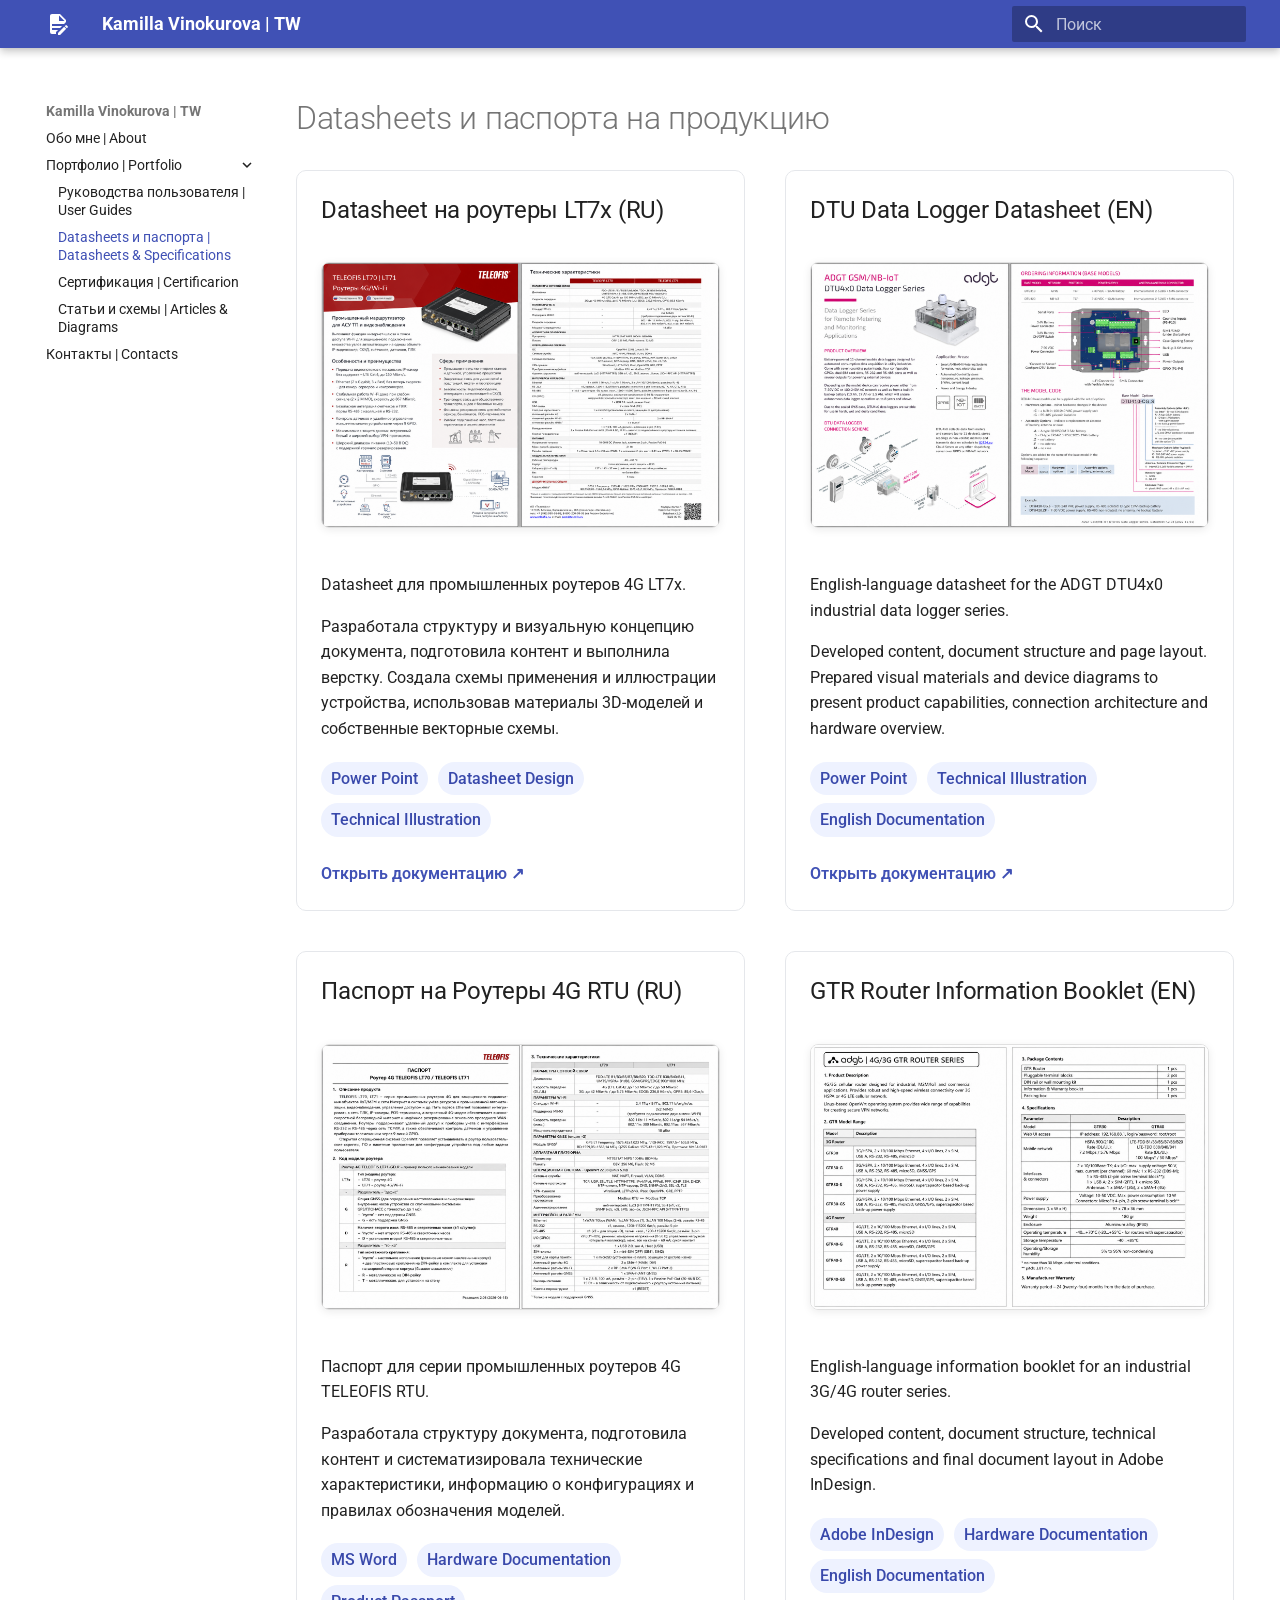
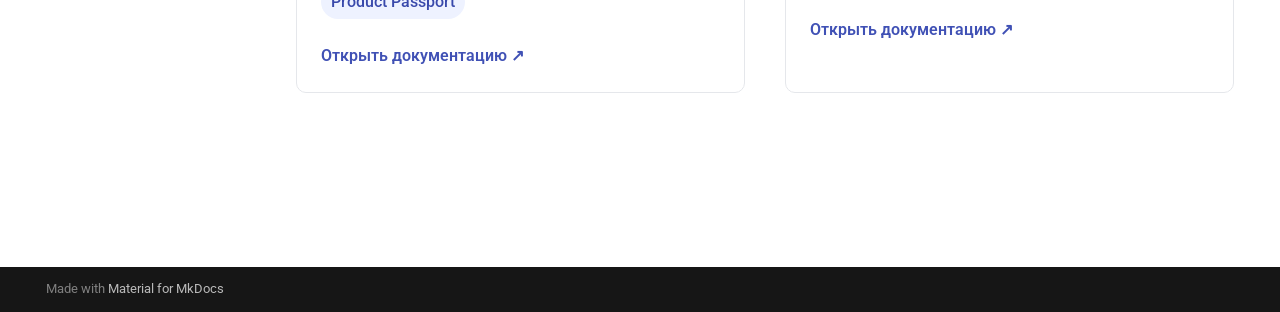
<file: portfolio/product-docs/index.html>
<!doctype html>
<html lang="ru" class="no-js">
  <head>
    
      <meta charset="utf-8">
      <meta name="viewport" content="width=device-width,initial-scale=1">
      
      
      
      
        <link rel="prev" href="../user-guides/">
      
      
        <link rel="next" href="../certification/">
      
      
      <link rel="icon" href="../../assets/images/favicon.png">
      <meta name="generator" content="mkdocs-1.5.3, mkdocs-material-9.5.17">
    
    
      
        <title>Datasheets и паспорта | Datasheets & Specifications - Kamilla Vinokurova | TW</title>
      
    
    
      <link rel="stylesheet" href="../../assets/stylesheets/main.bcfcd587.min.css">
      
        
        <link rel="stylesheet" href="../../assets/stylesheets/palette.06af60db.min.css">
      
      


    
    
      
    
    
      
        
        
        <link rel="preconnect" href="https://fonts.gstatic.com" crossorigin>
        <link rel="stylesheet" href="https://fonts.googleapis.com/css?family=Roboto:300,300i,400,400i,700,700i%7CRoboto+Mono:400,400i,700,700i&display=fallback">
        <style>:root{--md-text-font:"Roboto";--md-code-font:"Roboto Mono"}</style>
      
    
    
      <link rel="stylesheet" href="../../stylesheets/extra.css">
    
    <script>__md_scope=new URL("../..",location),__md_hash=e=>[...e].reduce((e,_)=>(e<<5)-e+_.charCodeAt(0),0),__md_get=(e,_=localStorage,t=__md_scope)=>JSON.parse(_.getItem(t.pathname+"."+e)),__md_set=(e,_,t=localStorage,a=__md_scope)=>{try{t.setItem(a.pathname+"."+e,JSON.stringify(_))}catch(e){}}</script>
    
      

    
    
    
  </head>
  
  
    
    
    
    
    
    <body dir="ltr" data-md-color-scheme="default" data-md-color-primary="indigo" data-md-color-accent="indigo">
  
    
    <input class="md-toggle" data-md-toggle="drawer" type="checkbox" id="__drawer" autocomplete="off">
    <input class="md-toggle" data-md-toggle="search" type="checkbox" id="__search" autocomplete="off">
    <label class="md-overlay" for="__drawer"></label>
    <div data-md-component="skip">
      
        
        <a href="#datasheets" class="md-skip">
          Перейти к содержанию
        </a>
      
    </div>
    <div data-md-component="announce">
      
    </div>
    
    
      

  

<header class="md-header md-header--shadow" data-md-component="header">
  <nav class="md-header__inner md-grid" aria-label="Верхний колонтитул">
    <a href="../.." title="Kamilla Vinokurova | TW" class="md-header__button md-logo" aria-label="Kamilla Vinokurova | TW" data-md-component="logo">
      
  
  <svg xmlns="http://www.w3.org/2000/svg" viewBox="0 0 24 24"><path d="M6 2c-1.11 0-2 .89-2 2v16a2 2 0 0 0 2 2h4v-1.91L12.09 18H6v-2h8.09l2-2H6v-2h12.09L20 10.09V8l-6-6H6m7 1.5L18.5 9H13V3.5m7.15 9.5a.55.55 0 0 0-.4.16l-1.02 1.02 2.09 2.08 1.02-1.01c.21-.22.21-.58 0-.79l-1.3-1.3a.544.544 0 0 0-.39-.16m-2.01 1.77L12 20.92V23h2.08l6.15-6.15-2.09-2.08Z"/></svg>

    </a>
    <label class="md-header__button md-icon" for="__drawer">
      
      <svg xmlns="http://www.w3.org/2000/svg" viewBox="0 0 24 24"><path d="M3 6h18v2H3V6m0 5h18v2H3v-2m0 5h18v2H3v-2Z"/></svg>
    </label>
    <div class="md-header__title" data-md-component="header-title">
      <div class="md-header__ellipsis">
        <div class="md-header__topic">
          <span class="md-ellipsis">
            Kamilla Vinokurova | TW
          </span>
        </div>
        <div class="md-header__topic" data-md-component="header-topic">
          <span class="md-ellipsis">
            
              Datasheets и паспорта | Datasheets & Specifications
            
          </span>
        </div>
      </div>
    </div>
    
      
    
    
    
    
      <label class="md-header__button md-icon" for="__search">
        
        <svg xmlns="http://www.w3.org/2000/svg" viewBox="0 0 24 24"><path d="M9.5 3A6.5 6.5 0 0 1 16 9.5c0 1.61-.59 3.09-1.56 4.23l.27.27h.79l5 5-1.5 1.5-5-5v-.79l-.27-.27A6.516 6.516 0 0 1 9.5 16 6.5 6.5 0 0 1 3 9.5 6.5 6.5 0 0 1 9.5 3m0 2C7 5 5 7 5 9.5S7 14 9.5 14 14 12 14 9.5 12 5 9.5 5Z"/></svg>
      </label>
      <div class="md-search" data-md-component="search" role="dialog">
  <label class="md-search__overlay" for="__search"></label>
  <div class="md-search__inner" role="search">
    <form class="md-search__form" name="search">
      <input type="text" class="md-search__input" name="query" aria-label="Поиск" placeholder="Поиск" autocapitalize="off" autocorrect="off" autocomplete="off" spellcheck="false" data-md-component="search-query" required>
      <label class="md-search__icon md-icon" for="__search">
        
        <svg xmlns="http://www.w3.org/2000/svg" viewBox="0 0 24 24"><path d="M9.5 3A6.5 6.5 0 0 1 16 9.5c0 1.61-.59 3.09-1.56 4.23l.27.27h.79l5 5-1.5 1.5-5-5v-.79l-.27-.27A6.516 6.516 0 0 1 9.5 16 6.5 6.5 0 0 1 3 9.5 6.5 6.5 0 0 1 9.5 3m0 2C7 5 5 7 5 9.5S7 14 9.5 14 14 12 14 9.5 12 5 9.5 5Z"/></svg>
        
        <svg xmlns="http://www.w3.org/2000/svg" viewBox="0 0 24 24"><path d="M20 11v2H8l5.5 5.5-1.42 1.42L4.16 12l7.92-7.92L13.5 5.5 8 11h12Z"/></svg>
      </label>
      <nav class="md-search__options" aria-label="Поиск">
        
        <button type="reset" class="md-search__icon md-icon" title="Очистить" aria-label="Очистить" tabindex="-1">
          
          <svg xmlns="http://www.w3.org/2000/svg" viewBox="0 0 24 24"><path d="M19 6.41 17.59 5 12 10.59 6.41 5 5 6.41 10.59 12 5 17.59 6.41 19 12 13.41 17.59 19 19 17.59 13.41 12 19 6.41Z"/></svg>
        </button>
      </nav>
      
    </form>
    <div class="md-search__output">
      <div class="md-search__scrollwrap" data-md-scrollfix>
        <div class="md-search-result" data-md-component="search-result">
          <div class="md-search-result__meta">
            Инициализация поиска
          </div>
          <ol class="md-search-result__list" role="presentation"></ol>
        </div>
      </div>
    </div>
  </div>
</div>
    
    
  </nav>
  
</header>
    
    <div class="md-container" data-md-component="container">
      
      
        
          
        
      
      <main class="md-main" data-md-component="main">
        <div class="md-main__inner md-grid">
          
            
              
                
              
              <div class="md-sidebar md-sidebar--primary" data-md-component="sidebar" data-md-type="navigation" >
                <div class="md-sidebar__scrollwrap">
                  <div class="md-sidebar__inner">
                    



<nav class="md-nav md-nav--primary" aria-label="Навигация" data-md-level="0">
  <label class="md-nav__title" for="__drawer">
    <a href="../.." title="Kamilla Vinokurova | TW" class="md-nav__button md-logo" aria-label="Kamilla Vinokurova | TW" data-md-component="logo">
      
  
  <svg xmlns="http://www.w3.org/2000/svg" viewBox="0 0 24 24"><path d="M6 2c-1.11 0-2 .89-2 2v16a2 2 0 0 0 2 2h4v-1.91L12.09 18H6v-2h8.09l2-2H6v-2h12.09L20 10.09V8l-6-6H6m7 1.5L18.5 9H13V3.5m7.15 9.5a.55.55 0 0 0-.4.16l-1.02 1.02 2.09 2.08 1.02-1.01c.21-.22.21-.58 0-.79l-1.3-1.3a.544.544 0 0 0-.39-.16m-2.01 1.77L12 20.92V23h2.08l6.15-6.15-2.09-2.08Z"/></svg>

    </a>
    Kamilla Vinokurova | TW
  </label>
  
  <ul class="md-nav__list" data-md-scrollfix>
    
      
      
  
  
  
  
    <li class="md-nav__item">
      <a href="../.." class="md-nav__link">
        
  
  <span class="md-ellipsis">
    Обо мне | About
  </span>
  

      </a>
    </li>
  

    
      
      
  
  
    
  
  
  
    
    
    
    
    <li class="md-nav__item md-nav__item--active md-nav__item--nested">
      
        
        
        <input class="md-nav__toggle md-toggle " type="checkbox" id="__nav_2" checked>
        
          
          <label class="md-nav__link" for="__nav_2" id="__nav_2_label" tabindex="0">
            
  
  <span class="md-ellipsis">
    Портфолио | Portfolio
  </span>
  

            <span class="md-nav__icon md-icon"></span>
          </label>
        
        <nav class="md-nav" data-md-level="1" aria-labelledby="__nav_2_label" aria-expanded="true">
          <label class="md-nav__title" for="__nav_2">
            <span class="md-nav__icon md-icon"></span>
            Портфолио | Portfolio
          </label>
          <ul class="md-nav__list" data-md-scrollfix>
            
              
                
  
  
  
  
    <li class="md-nav__item">
      <a href="../user-guides/" class="md-nav__link">
        
  
  <span class="md-ellipsis">
    Руководства пользователя | User Guides
  </span>
  

      </a>
    </li>
  

              
            
              
                
  
  
    
  
  
  
    <li class="md-nav__item md-nav__item--active">
      
      <input class="md-nav__toggle md-toggle" type="checkbox" id="__toc">
      
      
        
      
      
      <a href="./" class="md-nav__link md-nav__link--active">
        
  
  <span class="md-ellipsis">
    Datasheets и паспорта | Datasheets & Specifications
  </span>
  

      </a>
      
    </li>
  

              
            
              
                
  
  
  
  
    <li class="md-nav__item">
      <a href="../certification/" class="md-nav__link">
        
  
  <span class="md-ellipsis">
    Сертификация | Certificarion
  </span>
  

      </a>
    </li>
  

              
            
              
                
  
  
  
  
    <li class="md-nav__item">
      <a href="../articles-diagrams/" class="md-nav__link">
        
  
  <span class="md-ellipsis">
    Статьи и схемы | Articles & Diagrams
  </span>
  

      </a>
    </li>
  

              
            
          </ul>
        </nav>
      
    </li>
  

    
      
      
  
  
  
  
    <li class="md-nav__item">
      <a href="../../contacts/" class="md-nav__link">
        
  
  <span class="md-ellipsis">
    Контакты | Contacts
  </span>
  

      </a>
    </li>
  

    
  </ul>
</nav>
                  </div>
                </div>
              </div>
            
            
              
                
              
              <div class="md-sidebar md-sidebar--secondary" data-md-component="sidebar" data-md-type="toc" hidden>
                <div class="md-sidebar__scrollwrap">
                  <div class="md-sidebar__inner">
                    

<nav class="md-nav md-nav--secondary" aria-label="Содержание">
  
  
  
    
  
  
</nav>
                  </div>
                </div>
              </div>
            
          
          
            <div class="md-content" data-md-component="content">
              <article class="md-content__inner md-typeset">
                
                  


<h1 id="datasheets">Datasheets и паспорта на продукцию</h1>
<div class="projects-grid">
<!-- Даташит на LT7x -->
<div class="project-card">
<h3> Datasheet на роутеры LT7x (RU)</h3>

<a href="https://teleofis.ru/upload/iblock/36d/pcximpn4izst7u5d62xf4xtk24h10htg/Routery-TELEOFIS-LT70_-LT71-Datasheet-r.2.04-_2026_06_15_.pdf"
   target="_blank"
   title="Открыть документацию">
<img src="../../assets/images/lt7x-ds-preview.png"
     alt="Телеметрия.рф"
     class="project-image">
</a>
<p>
Datasheet для промышленных роутеров 4G LT7x.
</p>
<p>
Разработала структуру и визуальную концепцию документа, подготовила контент и выполнила верстку. Создала схемы применения и иллюстрации устройства, использовав материалы 3D-моделей и собственные векторные схемы.
</p>
<div class="project-tags">
    <span>Power Point</span>
    <span>Datasheet Design</span>
    <span>Technical Illustration</span>
</div>

<a href="https://teleofis.ru/upload/iblock/36d/pcximpn4izst7u5d62xf4xtk24h10htg/Routery-TELEOFIS-LT70_-LT71-Datasheet-r.2.04-_2026_06_15_.pdf"
   target="_blank"
   class="project-link">
   Открыть документацию ↗
</a>
</div>

<!-- DTU Data Logger datasheet -->
<div class="project-card">
<h3> DTU Data Logger Datasheet (EN)</h3>

<a href="../../assets/pdf/dtu4x0-datasheet-en.pdf"
   target="_blank"
   title="Открыть документацию">
<img src="../../assets/images/dtu-ds-preview.png"
     alt="iot24.eu"
     class="project-image">
</a>
<p>
English-language datasheet for the ADGT DTU4x0 industrial data logger series. 
</p>
<p>Developed content, document structure and page layout. Prepared visual materials and device diagrams to present product capabilities, connection architecture and hardware overview.
</p>
<div class="project-tags">
    <span>Power Point</span>
    <span>Technical Illustration</span>
    <span>English Documentation</span>
</div>

<a href="../../assets/pdf/dtu4x0-datasheet-en.pdf"
   target="_blank"
   class="project-link">
   Открыть документацию ↗
</a>
</div>

<!-- Паспорт на Роутеры RTU -->
<div class="project-card">
<h3> Паспорт на Роутеры 4G RTU (RU)</h3>

<a href="https://teleofis.ru/upload/iblock/28b/le30ujrcy01e2llvnsvjydw3e13m7u8j/PASPORT-Router-RTU1068-V4-r.2.12-_2026_04_14_.pdf"
   target="_blank"
   title="Открыть документацию">
<img src="../../assets/images/rtu-ps-preview.png"
     alt="Паспорт на Роутеры 4G RTU"
     class="project-image">
</a>
<p>
Паспорт для серии промышленных роутеров 4G TELEOFIS RTU.
</p>
<p>
Разработала структуру документа, подготовила контент и систематизировала технические характеристики, информацию о конфигурациях и правилах обозначения моделей.
</p>
<div class="project-tags">
    <span>MS Word</span>
    <span>Hardware Documentation</span>
    <span>Product Passport</span>
</div>

<a href="https://teleofis.ru/upload/iblock/28b/le30ujrcy01e2llvnsvjydw3e13m7u8j/PASPORT-Router-RTU1068-V4-r.2.12-_2026_04_14_.pdf"
   target="_blank"
   class="project-link">
   Открыть документацию ↗
</a>
</div>

<!-- GTR Booklet -->
<div class="project-card">
<h3> GTR Router Information Booklet (EN)</h3>

<a href="../../assets/pdf/gtr-ps-en.pdf"
   target="_blank"
   title="Открыть документацию">
<img src="../../assets/images/gtr-ps-preview.png"
     alt="gtr-booklet"
     class="project-image">
</a>
<p>
English-language information booklet for an industrial 3G/4G router series. 
</p>
<p>Developed content, document structure, technical specifications and final document layout in Adobe InDesign.
</p>
<div class="project-tags">
    <span>Adobe InDesign</span>
    <span>Hardware Documentation</span>
    <span>English Documentation</span>
</div>

<a href="../../assets/pdf/gtr-ps-en.pdf"
   target="_blank"
   class="project-link">
   Открыть документацию ↗
</a>
</div>
</div>
<div style="height: 150px;"></div>







  
  




  



                
              </article>
            </div>
          
          
<script>var target=document.getElementById(location.hash.slice(1));target&&target.name&&(target.checked=target.name.startsWith("__tabbed_"))</script>
        </div>
        
      </main>
      
        <footer class="md-footer">
  
  <div class="md-footer-meta md-typeset">
    <div class="md-footer-meta__inner md-grid">
      <div class="md-copyright">
  
  
    Made with
    <a href="https://squidfunk.github.io/mkdocs-material/" target="_blank" rel="noopener">
      Material for MkDocs
    </a>
  
</div>
      
    </div>
  </div>
</footer>
      
    </div>
    <div class="md-dialog" data-md-component="dialog">
      <div class="md-dialog__inner md-typeset"></div>
    </div>
    
    
    <script id="__config" type="application/json">{"base": "../..", "features": [], "search": "../../assets/javascripts/workers/search.b8dbb3d2.min.js", "translations": {"clipboard.copied": "\u0421\u043a\u043e\u043f\u0438\u0440\u043e\u0432\u0430\u043d\u043e \u0432 \u0431\u0443\u0444\u0435\u0440", "clipboard.copy": "\u041a\u043e\u043f\u0438\u0440\u043e\u0432\u0430\u0442\u044c \u0432 \u0431\u0443\u0444\u0435\u0440", "search.result.more.one": "\u0415\u0449\u0451 1 \u043d\u0430 \u044d\u0442\u043e\u0439 \u0441\u0442\u0440\u0430\u043d\u0438\u0446\u0435", "search.result.more.other": "\u0415\u0449\u0451 # \u043d\u0430 \u044d\u0442\u043e\u0439 \u0441\u0442\u0440\u0430\u043d\u0438\u0446\u0435", "search.result.none": "\u0421\u043e\u0432\u043f\u0430\u0434\u0435\u043d\u0438\u0439 \u043d\u0435 \u043d\u0430\u0439\u0434\u0435\u043d\u043e", "search.result.one": "\u041d\u0430\u0439\u0434\u0435\u043d\u043e 1 \u0441\u043e\u0432\u043f\u0430\u0434\u0435\u043d\u0438\u0435", "search.result.other": "\u041d\u0430\u0439\u0434\u0435\u043d\u043e \u0441\u043e\u0432\u043f\u0430\u0434\u0435\u043d\u0438\u0439: #", "search.result.placeholder": "\u041d\u0430\u0447\u043d\u0438\u0442\u0435 \u043f\u0435\u0447\u0430\u0442\u0430\u0442\u044c \u0434\u043b\u044f \u043f\u043e\u0438\u0441\u043a\u0430", "search.result.term.missing": "\u041e\u0442\u0441\u0443\u0442\u0441\u0442\u0432\u0443\u0435\u0442", "select.version": "\u0412\u044b\u0431\u0435\u0440\u0438\u0442\u0435 \u0432\u0435\u0440\u0441\u0438\u044e"}}</script>
    
    
      <script src="../../assets/javascripts/bundle.1e8ae164.min.js"></script>
      
    
  </body>
</html>
</file>
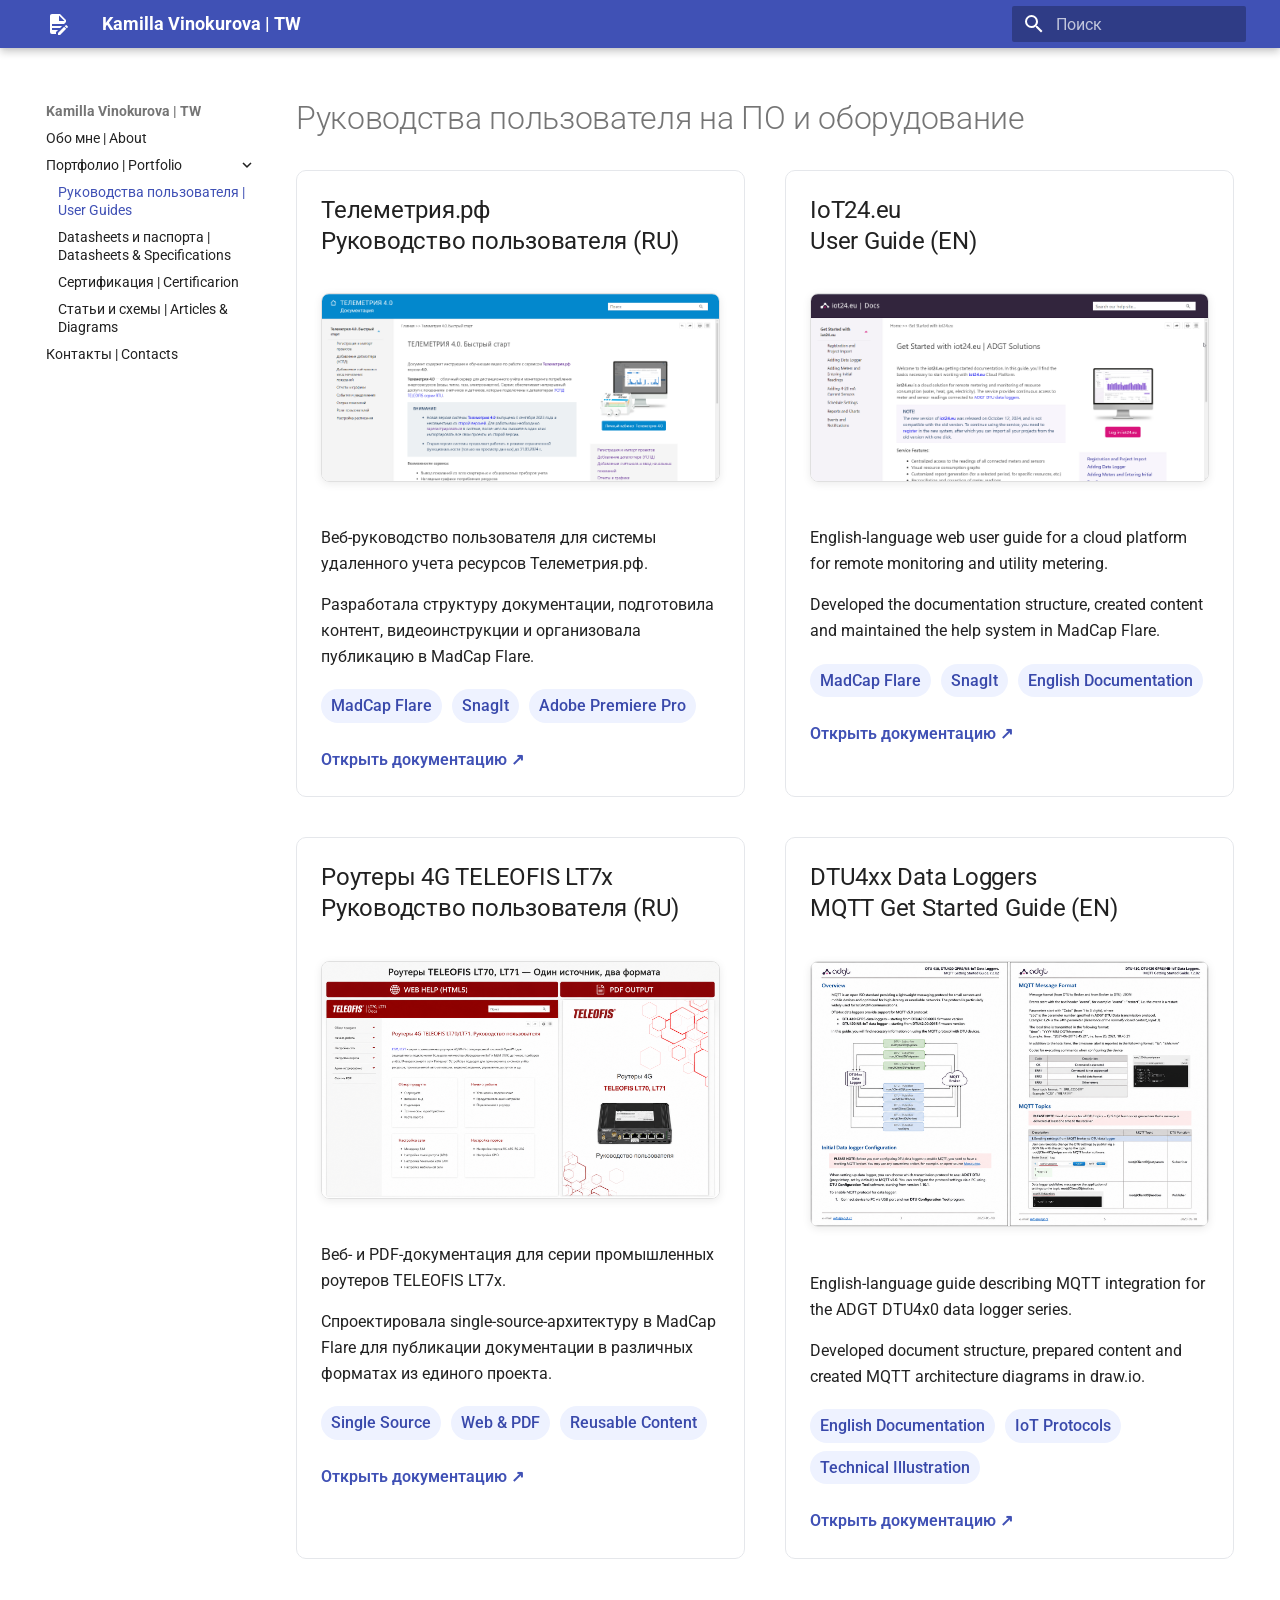
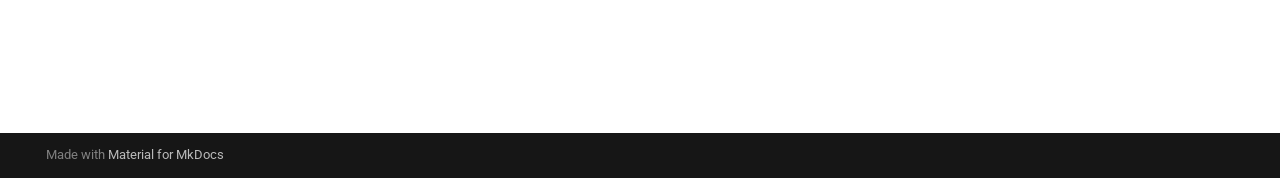
<file: portfolio/user-guides/index.html>
<!doctype html>
<html lang="ru" class="no-js">
  <head>
    
      <meta charset="utf-8">
      <meta name="viewport" content="width=device-width,initial-scale=1">
      
      
      
      
        <link rel="prev" href="../..">
      
      
        <link rel="next" href="../product-docs/">
      
      
      <link rel="icon" href="../../assets/images/favicon.png">
      <meta name="generator" content="mkdocs-1.5.3, mkdocs-material-9.5.17">
    
    
      
        <title>Руководства пользователя | User Guides - Kamilla Vinokurova | TW</title>
      
    
    
      <link rel="stylesheet" href="../../assets/stylesheets/main.bcfcd587.min.css">
      
        
        <link rel="stylesheet" href="../../assets/stylesheets/palette.06af60db.min.css">
      
      


    
    
      
    
    
      
        
        
        <link rel="preconnect" href="https://fonts.gstatic.com" crossorigin>
        <link rel="stylesheet" href="https://fonts.googleapis.com/css?family=Roboto:300,300i,400,400i,700,700i%7CRoboto+Mono:400,400i,700,700i&display=fallback">
        <style>:root{--md-text-font:"Roboto";--md-code-font:"Roboto Mono"}</style>
      
    
    
      <link rel="stylesheet" href="../../stylesheets/extra.css">
    
    <script>__md_scope=new URL("../..",location),__md_hash=e=>[...e].reduce((e,_)=>(e<<5)-e+_.charCodeAt(0),0),__md_get=(e,_=localStorage,t=__md_scope)=>JSON.parse(_.getItem(t.pathname+"."+e)),__md_set=(e,_,t=localStorage,a=__md_scope)=>{try{t.setItem(a.pathname+"."+e,JSON.stringify(_))}catch(e){}}</script>
    
      

    
    
    
  </head>
  
  
    
    
    
    
    
    <body dir="ltr" data-md-color-scheme="default" data-md-color-primary="indigo" data-md-color-accent="indigo">
  
    
    <input class="md-toggle" data-md-toggle="drawer" type="checkbox" id="__drawer" autocomplete="off">
    <input class="md-toggle" data-md-toggle="search" type="checkbox" id="__search" autocomplete="off">
    <label class="md-overlay" for="__drawer"></label>
    <div data-md-component="skip">
      
        
        <a href="#_1" class="md-skip">
          Перейти к содержанию
        </a>
      
    </div>
    <div data-md-component="announce">
      
    </div>
    
    
      

  

<header class="md-header md-header--shadow" data-md-component="header">
  <nav class="md-header__inner md-grid" aria-label="Верхний колонтитул">
    <a href="../.." title="Kamilla Vinokurova | TW" class="md-header__button md-logo" aria-label="Kamilla Vinokurova | TW" data-md-component="logo">
      
  
  <svg xmlns="http://www.w3.org/2000/svg" viewBox="0 0 24 24"><path d="M6 2c-1.11 0-2 .89-2 2v16a2 2 0 0 0 2 2h4v-1.91L12.09 18H6v-2h8.09l2-2H6v-2h12.09L20 10.09V8l-6-6H6m7 1.5L18.5 9H13V3.5m7.15 9.5a.55.55 0 0 0-.4.16l-1.02 1.02 2.09 2.08 1.02-1.01c.21-.22.21-.58 0-.79l-1.3-1.3a.544.544 0 0 0-.39-.16m-2.01 1.77L12 20.92V23h2.08l6.15-6.15-2.09-2.08Z"/></svg>

    </a>
    <label class="md-header__button md-icon" for="__drawer">
      
      <svg xmlns="http://www.w3.org/2000/svg" viewBox="0 0 24 24"><path d="M3 6h18v2H3V6m0 5h18v2H3v-2m0 5h18v2H3v-2Z"/></svg>
    </label>
    <div class="md-header__title" data-md-component="header-title">
      <div class="md-header__ellipsis">
        <div class="md-header__topic">
          <span class="md-ellipsis">
            Kamilla Vinokurova | TW
          </span>
        </div>
        <div class="md-header__topic" data-md-component="header-topic">
          <span class="md-ellipsis">
            
              Руководства пользователя | User Guides
            
          </span>
        </div>
      </div>
    </div>
    
      
    
    
    
    
      <label class="md-header__button md-icon" for="__search">
        
        <svg xmlns="http://www.w3.org/2000/svg" viewBox="0 0 24 24"><path d="M9.5 3A6.5 6.5 0 0 1 16 9.5c0 1.61-.59 3.09-1.56 4.23l.27.27h.79l5 5-1.5 1.5-5-5v-.79l-.27-.27A6.516 6.516 0 0 1 9.5 16 6.5 6.5 0 0 1 3 9.5 6.5 6.5 0 0 1 9.5 3m0 2C7 5 5 7 5 9.5S7 14 9.5 14 14 12 14 9.5 12 5 9.5 5Z"/></svg>
      </label>
      <div class="md-search" data-md-component="search" role="dialog">
  <label class="md-search__overlay" for="__search"></label>
  <div class="md-search__inner" role="search">
    <form class="md-search__form" name="search">
      <input type="text" class="md-search__input" name="query" aria-label="Поиск" placeholder="Поиск" autocapitalize="off" autocorrect="off" autocomplete="off" spellcheck="false" data-md-component="search-query" required>
      <label class="md-search__icon md-icon" for="__search">
        
        <svg xmlns="http://www.w3.org/2000/svg" viewBox="0 0 24 24"><path d="M9.5 3A6.5 6.5 0 0 1 16 9.5c0 1.61-.59 3.09-1.56 4.23l.27.27h.79l5 5-1.5 1.5-5-5v-.79l-.27-.27A6.516 6.516 0 0 1 9.5 16 6.5 6.5 0 0 1 3 9.5 6.5 6.5 0 0 1 9.5 3m0 2C7 5 5 7 5 9.5S7 14 9.5 14 14 12 14 9.5 12 5 9.5 5Z"/></svg>
        
        <svg xmlns="http://www.w3.org/2000/svg" viewBox="0 0 24 24"><path d="M20 11v2H8l5.5 5.5-1.42 1.42L4.16 12l7.92-7.92L13.5 5.5 8 11h12Z"/></svg>
      </label>
      <nav class="md-search__options" aria-label="Поиск">
        
        <button type="reset" class="md-search__icon md-icon" title="Очистить" aria-label="Очистить" tabindex="-1">
          
          <svg xmlns="http://www.w3.org/2000/svg" viewBox="0 0 24 24"><path d="M19 6.41 17.59 5 12 10.59 6.41 5 5 6.41 10.59 12 5 17.59 6.41 19 12 13.41 17.59 19 19 17.59 13.41 12 19 6.41Z"/></svg>
        </button>
      </nav>
      
    </form>
    <div class="md-search__output">
      <div class="md-search__scrollwrap" data-md-scrollfix>
        <div class="md-search-result" data-md-component="search-result">
          <div class="md-search-result__meta">
            Инициализация поиска
          </div>
          <ol class="md-search-result__list" role="presentation"></ol>
        </div>
      </div>
    </div>
  </div>
</div>
    
    
  </nav>
  
</header>
    
    <div class="md-container" data-md-component="container">
      
      
        
          
        
      
      <main class="md-main" data-md-component="main">
        <div class="md-main__inner md-grid">
          
            
              
                
              
              <div class="md-sidebar md-sidebar--primary" data-md-component="sidebar" data-md-type="navigation" >
                <div class="md-sidebar__scrollwrap">
                  <div class="md-sidebar__inner">
                    



<nav class="md-nav md-nav--primary" aria-label="Навигация" data-md-level="0">
  <label class="md-nav__title" for="__drawer">
    <a href="../.." title="Kamilla Vinokurova | TW" class="md-nav__button md-logo" aria-label="Kamilla Vinokurova | TW" data-md-component="logo">
      
  
  <svg xmlns="http://www.w3.org/2000/svg" viewBox="0 0 24 24"><path d="M6 2c-1.11 0-2 .89-2 2v16a2 2 0 0 0 2 2h4v-1.91L12.09 18H6v-2h8.09l2-2H6v-2h12.09L20 10.09V8l-6-6H6m7 1.5L18.5 9H13V3.5m7.15 9.5a.55.55 0 0 0-.4.16l-1.02 1.02 2.09 2.08 1.02-1.01c.21-.22.21-.58 0-.79l-1.3-1.3a.544.544 0 0 0-.39-.16m-2.01 1.77L12 20.92V23h2.08l6.15-6.15-2.09-2.08Z"/></svg>

    </a>
    Kamilla Vinokurova | TW
  </label>
  
  <ul class="md-nav__list" data-md-scrollfix>
    
      
      
  
  
  
  
    <li class="md-nav__item">
      <a href="../.." class="md-nav__link">
        
  
  <span class="md-ellipsis">
    Обо мне | About
  </span>
  

      </a>
    </li>
  

    
      
      
  
  
    
  
  
  
    
    
    
    
    <li class="md-nav__item md-nav__item--active md-nav__item--nested">
      
        
        
        <input class="md-nav__toggle md-toggle " type="checkbox" id="__nav_2" checked>
        
          
          <label class="md-nav__link" for="__nav_2" id="__nav_2_label" tabindex="0">
            
  
  <span class="md-ellipsis">
    Портфолио | Portfolio
  </span>
  

            <span class="md-nav__icon md-icon"></span>
          </label>
        
        <nav class="md-nav" data-md-level="1" aria-labelledby="__nav_2_label" aria-expanded="true">
          <label class="md-nav__title" for="__nav_2">
            <span class="md-nav__icon md-icon"></span>
            Портфолио | Portfolio
          </label>
          <ul class="md-nav__list" data-md-scrollfix>
            
              
                
  
  
    
  
  
  
    <li class="md-nav__item md-nav__item--active">
      
      <input class="md-nav__toggle md-toggle" type="checkbox" id="__toc">
      
      
        
      
      
      <a href="./" class="md-nav__link md-nav__link--active">
        
  
  <span class="md-ellipsis">
    Руководства пользователя | User Guides
  </span>
  

      </a>
      
    </li>
  

              
            
              
                
  
  
  
  
    <li class="md-nav__item">
      <a href="../product-docs/" class="md-nav__link">
        
  
  <span class="md-ellipsis">
    Datasheets и паспорта | Datasheets & Specifications
  </span>
  

      </a>
    </li>
  

              
            
              
                
  
  
  
  
    <li class="md-nav__item">
      <a href="../certification/" class="md-nav__link">
        
  
  <span class="md-ellipsis">
    Сертификация | Certificarion
  </span>
  

      </a>
    </li>
  

              
            
              
                
  
  
  
  
    <li class="md-nav__item">
      <a href="../articles-diagrams/" class="md-nav__link">
        
  
  <span class="md-ellipsis">
    Статьи и схемы | Articles & Diagrams
  </span>
  

      </a>
    </li>
  

              
            
          </ul>
        </nav>
      
    </li>
  

    
      
      
  
  
  
  
    <li class="md-nav__item">
      <a href="../../contacts/" class="md-nav__link">
        
  
  <span class="md-ellipsis">
    Контакты | Contacts
  </span>
  

      </a>
    </li>
  

    
  </ul>
</nav>
                  </div>
                </div>
              </div>
            
            
              
                
              
              <div class="md-sidebar md-sidebar--secondary" data-md-component="sidebar" data-md-type="toc" hidden>
                <div class="md-sidebar__scrollwrap">
                  <div class="md-sidebar__inner">
                    

<nav class="md-nav md-nav--secondary" aria-label="Содержание">
  
  
  
    
  
  
</nav>
                  </div>
                </div>
              </div>
            
          
          
            <div class="md-content" data-md-component="content">
              <article class="md-content__inner md-typeset">
                
                  


<h1 id="_1">Руководства пользователя на ПО и оборудование</h1>
<div class="projects-grid">
<!-- Телеметрия -->
<div class="project-card">
<h3> Телеметрия.рф <br> Руководство пользователя (RU)</h3>

<a href="https://teleofis.ru/docs/telemetriya_4.0/Content/telemetriya_4.0_quick_start.htm"
   target="_blank"
   title="Открыть документацию">
<img src="../../assets/images/telemetriya.rf.png"
     alt="Телеметрия.рф"
     class="project-image">
</a>
<p>
Веб-руководство пользователя для системы удаленного учета ресурсов Телеметрия.рф.
</p>
<p>
Разработала структуру документации, подготовила контент, видеоинструкции и организовала публикацию в MadCap Flare.
</p>
<div class="project-tags">
    <span>MadCap Flare</span>
    <span>SnagIt</span>
    <span>Adobe Premiere Pro</span>
</div>

<a href="https://teleofis.ru/docs/telemetriya_4.0/Content/telemetriya_4.0_quick_start.htm"
   target="_blank"
   class="project-link">
   Открыть документацию ↗
</a>
</div>

<!-- IoT -->
<div class="project-card">
<h3> IoT24.eu <br>User Guide (EN)</h3>

<a href="https://adgt.cz/wiki/iot24.eu/Content/iot24.eu_quick_start.htm"
   target="_blank"
   title="Open documentation">
<img src="../../assets/images/iot24-2.png"
     alt="iot24.eu"
     class="project-image">
</a>
<p>
English-language web user guide for a cloud platform for remote monitoring and utility metering. 
</p>
<p>Developed the documentation structure, created content and maintained the help system in MadCap Flare.
</p>
<div class="project-tags">
    <span>MadCap Flare</span>
    <span>SnagIt</span>
    <span>English Documentation</span>
</div>

<a href="https://adgt.cz/wiki/iot24.eu/Content/iot24.eu_quick_start.htm"
   target="_blank"
   class="project-link">
   Открыть документацию ↗
</a>
</div>

<!-- Роутеры LT7x -->
<div class="project-card">
<h3> Роутеры 4G TELEOFIS LT7x <br>Руководство пользователя (RU)</h3>

<a href="https://teleofis.ru/docs/lt7x/Content/lt7x_manual.htm"
   target="_blank"
   title="Открыть документацию">
<img src="../../assets/images/lt7x.png"
     alt="Роутеры 4G LT7x"
     class="project-image">
</a>
<p>
Веб- и PDF-документация для серии промышленных роутеров TELEOFIS LT7x.
</p>
<p>
Спроектировала single-source-архитектуру в MadCap Flare для публикации документации в различных форматах из единого проекта.
</p>
<div class="project-tags">
    <span>Single Source</span>
    <span>Web & PDF</span>
    <span>Reusable Content</span>
</div>

<a href="https://teleofis.ru/docs/lt7x/Content/lt7x_manual.htm"
   target="_blank"
   class="project-link">
   Открыть документацию ↗
</a>
</div>
<!-- MQTT Get Started Guide for DTU4xx -->
<div class="project-card">
<h3> DTU4xx Data Loggers <br>MQTT Get Started Guide (EN)</h3>

<a href="../../assets/pdf/dtu4x0-mqtt-guide-en.pdf"
   target="_blank"
   title="Открыть документацию">
<img src="../../assets/images/mqtt-gs-preview.png"
     alt="MQTT Get Started Guide for DTU4xx"
     class="project-image">
</a>
<p>
English-language guide describing MQTT integration for the ADGT DTU4x0 data logger series.
</p>
<p>
Developed document structure, prepared content and created MQTT architecture diagrams in draw.io.
</p>
<div class="project-tags">
    <span>English Documentation</span>
    <span>IoT Protocols</span>
    <span>Technical Illustration</span>
</div>

<a href="../../assets/pdf/dtu4x0-mqtt-guide-en.pdf"
   target="_blank"
   class="project-link">
   Открыть документацию ↗
</a>
</div>
</div>
<div style="height: 150px;"></div>







  
  




  



                
              </article>
            </div>
          
          
<script>var target=document.getElementById(location.hash.slice(1));target&&target.name&&(target.checked=target.name.startsWith("__tabbed_"))</script>
        </div>
        
      </main>
      
        <footer class="md-footer">
  
  <div class="md-footer-meta md-typeset">
    <div class="md-footer-meta__inner md-grid">
      <div class="md-copyright">
  
  
    Made with
    <a href="https://squidfunk.github.io/mkdocs-material/" target="_blank" rel="noopener">
      Material for MkDocs
    </a>
  
</div>
      
    </div>
  </div>
</footer>
      
    </div>
    <div class="md-dialog" data-md-component="dialog">
      <div class="md-dialog__inner md-typeset"></div>
    </div>
    
    
    <script id="__config" type="application/json">{"base": "../..", "features": [], "search": "../../assets/javascripts/workers/search.b8dbb3d2.min.js", "translations": {"clipboard.copied": "\u0421\u043a\u043e\u043f\u0438\u0440\u043e\u0432\u0430\u043d\u043e \u0432 \u0431\u0443\u0444\u0435\u0440", "clipboard.copy": "\u041a\u043e\u043f\u0438\u0440\u043e\u0432\u0430\u0442\u044c \u0432 \u0431\u0443\u0444\u0435\u0440", "search.result.more.one": "\u0415\u0449\u0451 1 \u043d\u0430 \u044d\u0442\u043e\u0439 \u0441\u0442\u0440\u0430\u043d\u0438\u0446\u0435", "search.result.more.other": "\u0415\u0449\u0451 # \u043d\u0430 \u044d\u0442\u043e\u0439 \u0441\u0442\u0440\u0430\u043d\u0438\u0446\u0435", "search.result.none": "\u0421\u043e\u0432\u043f\u0430\u0434\u0435\u043d\u0438\u0439 \u043d\u0435 \u043d\u0430\u0439\u0434\u0435\u043d\u043e", "search.result.one": "\u041d\u0430\u0439\u0434\u0435\u043d\u043e 1 \u0441\u043e\u0432\u043f\u0430\u0434\u0435\u043d\u0438\u0435", "search.result.other": "\u041d\u0430\u0439\u0434\u0435\u043d\u043e \u0441\u043e\u0432\u043f\u0430\u0434\u0435\u043d\u0438\u0439: #", "search.result.placeholder": "\u041d\u0430\u0447\u043d\u0438\u0442\u0435 \u043f\u0435\u0447\u0430\u0442\u0430\u0442\u044c \u0434\u043b\u044f \u043f\u043e\u0438\u0441\u043a\u0430", "search.result.term.missing": "\u041e\u0442\u0441\u0443\u0442\u0441\u0442\u0432\u0443\u0435\u0442", "select.version": "\u0412\u044b\u0431\u0435\u0440\u0438\u0442\u0435 \u0432\u0435\u0440\u0441\u0438\u044e"}}</script>
    
    
      <script src="../../assets/javascripts/bundle.1e8ae164.min.js"></script>
      
    
  </body>
</html>
</file>
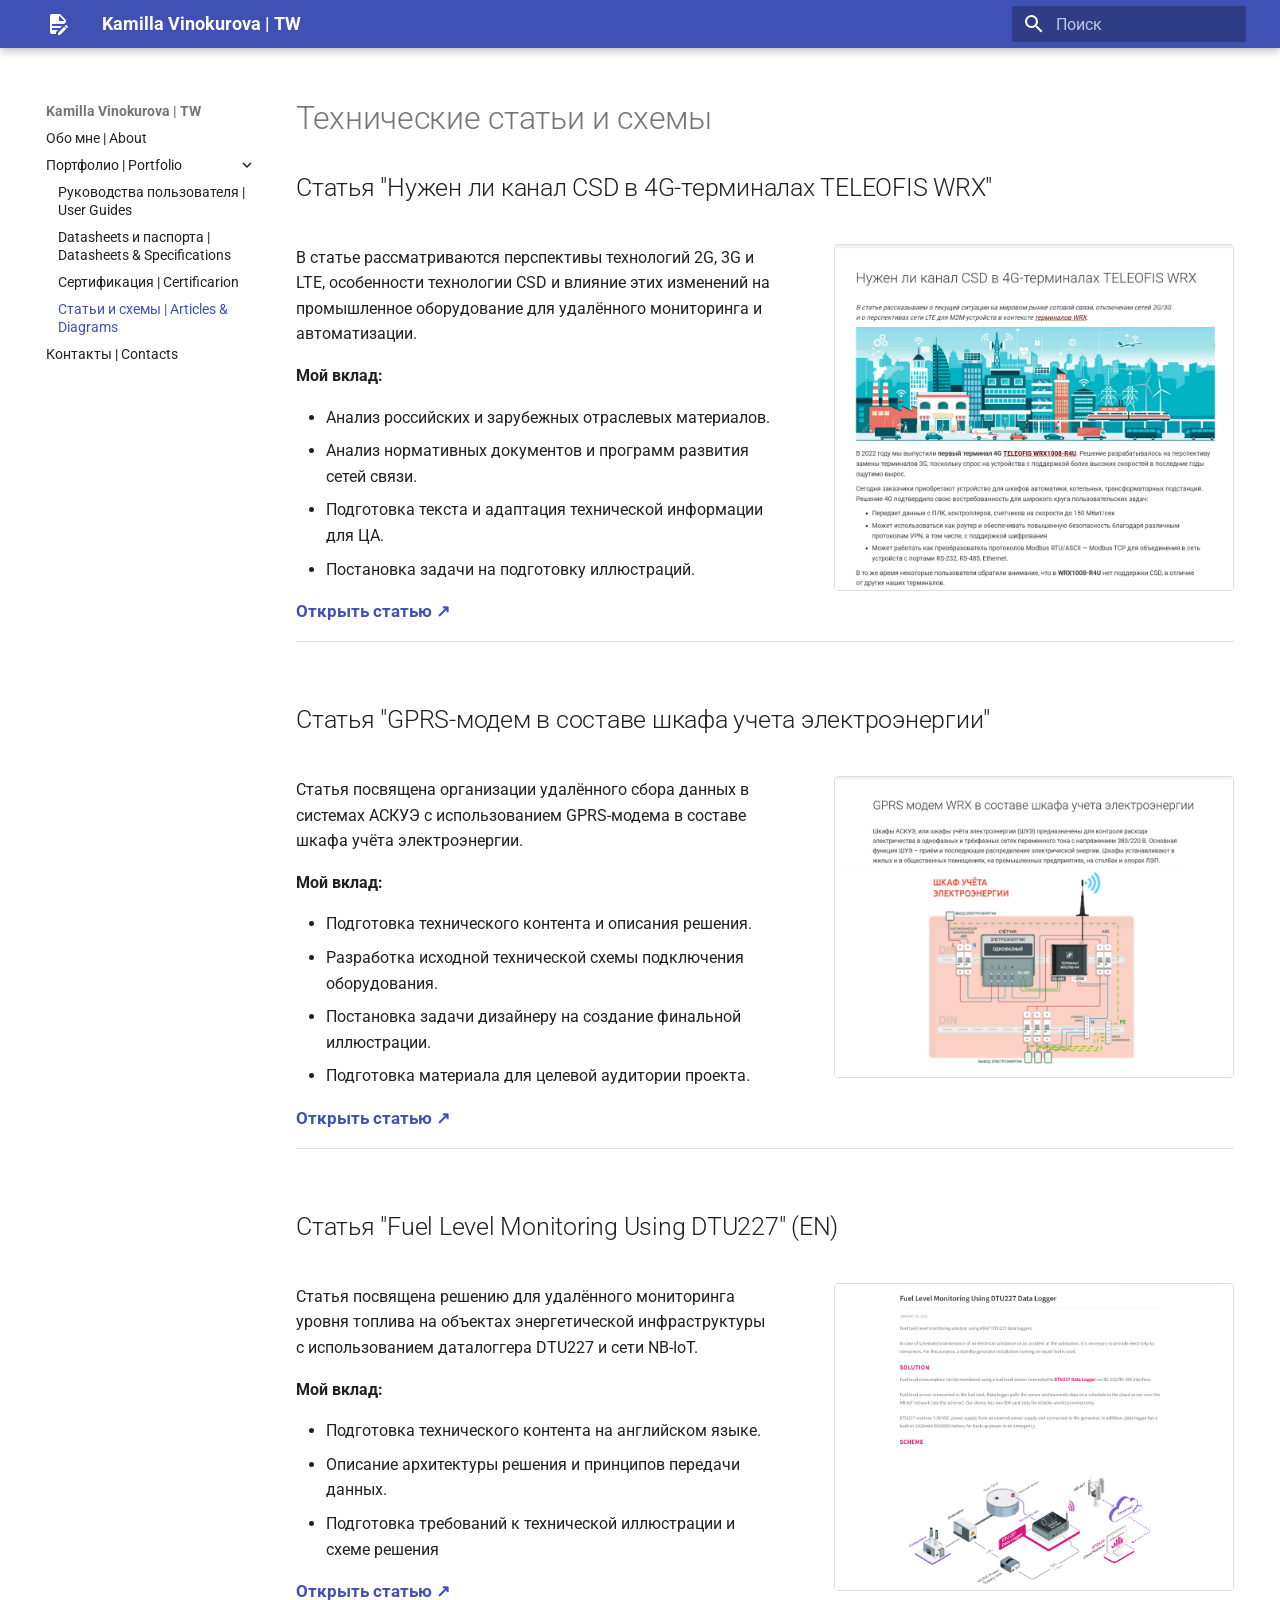
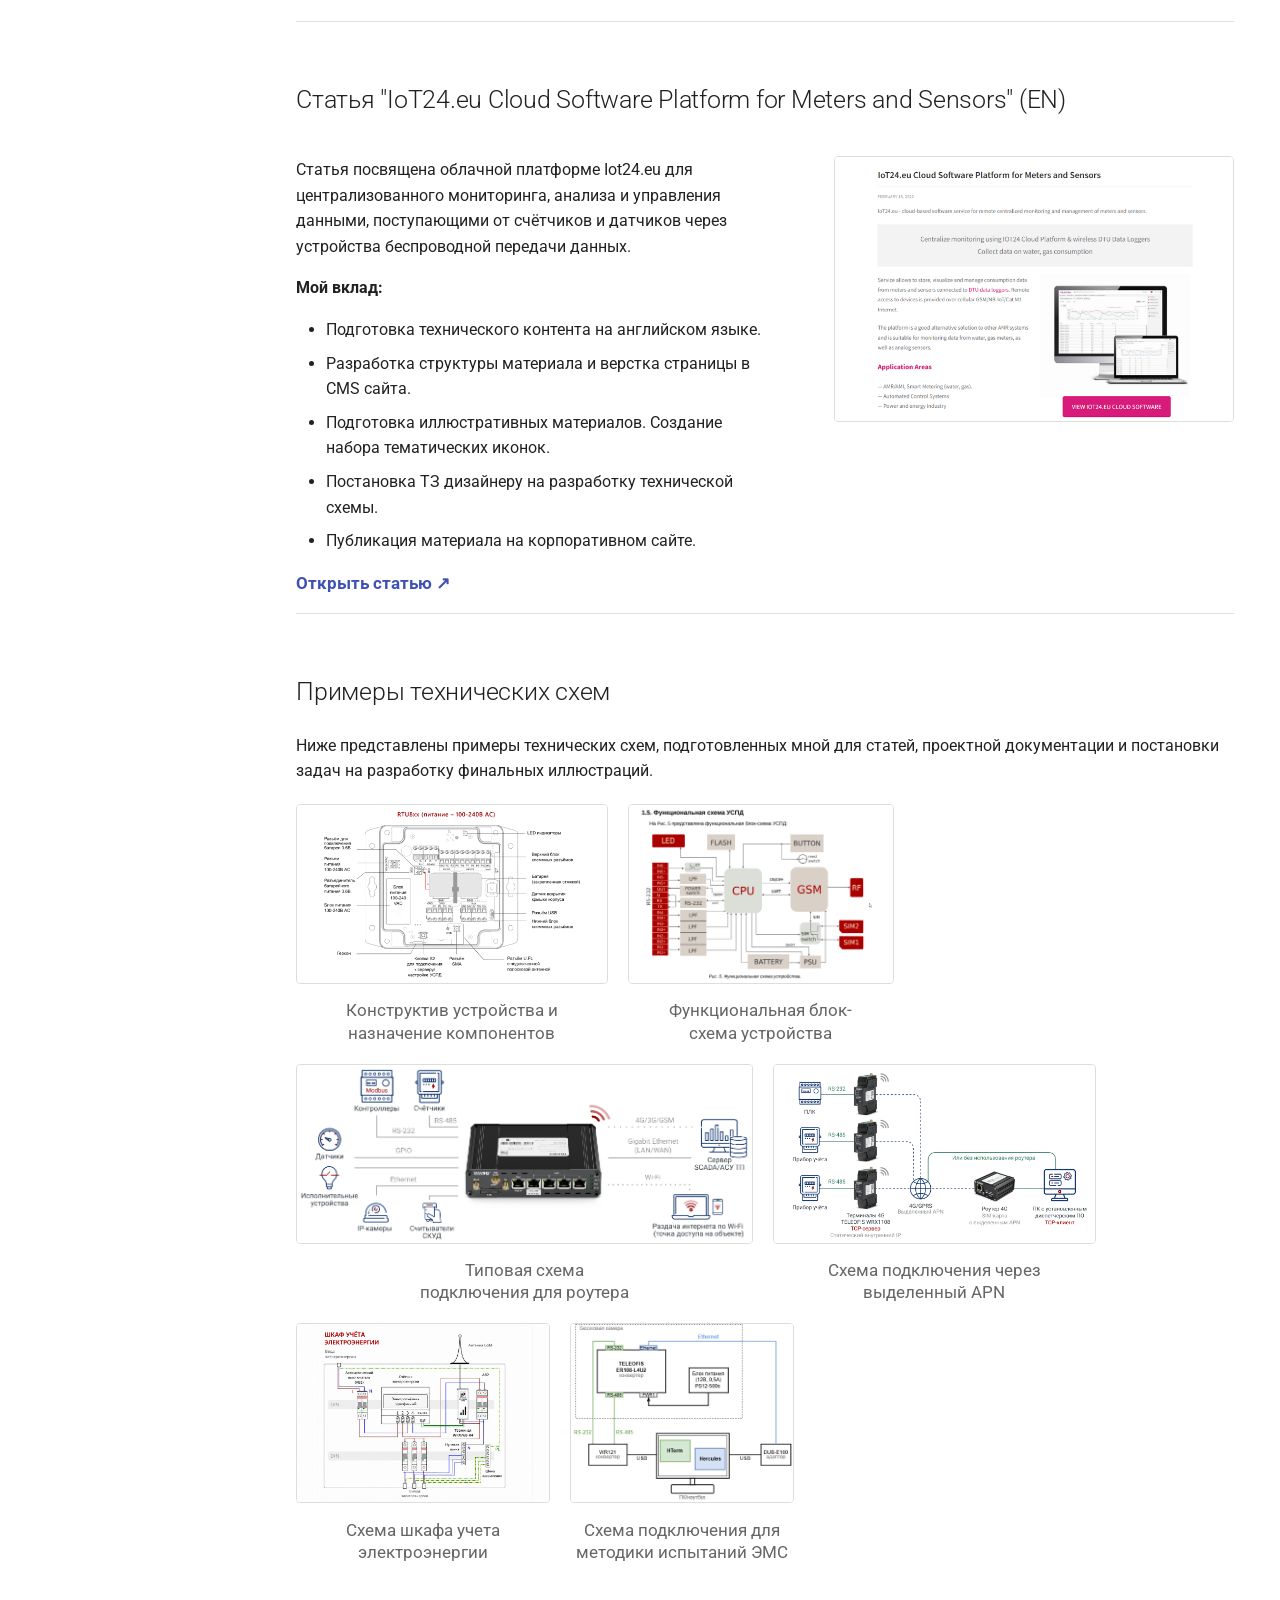
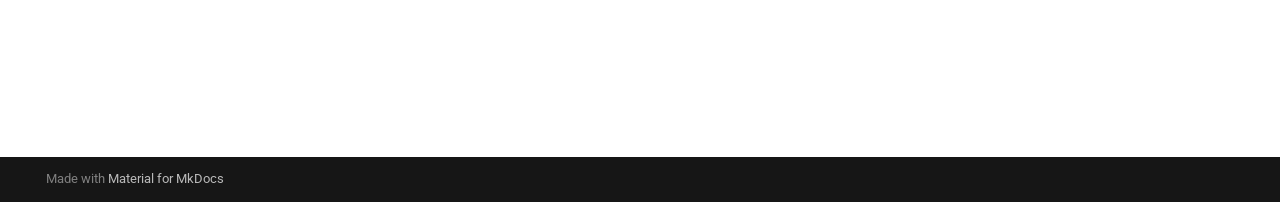
<file: site/portfolio/articles-diagrams/index.html>
<!doctype html>
<html lang="ru" class="no-js">
  <head>
    
      <meta charset="utf-8">
      <meta name="viewport" content="width=device-width,initial-scale=1">
      
      
      
      
        <link rel="prev" href="../certification/">
      
      
        <link rel="next" href="../../contacts/">
      
      
      <link rel="icon" href="../../assets/images/favicon.png">
      <meta name="generator" content="mkdocs-1.5.3, mkdocs-material-9.5.17">
    
    
      
        <title>Статьи и схемы | Articles & Diagrams - Kamilla Vinokurova | TW</title>
      
    
    
      <link rel="stylesheet" href="../../assets/stylesheets/main.bcfcd587.min.css">
      
        
        <link rel="stylesheet" href="../../assets/stylesheets/palette.06af60db.min.css">
      
      


    
    
      
    
    
      
        
        
        <link rel="preconnect" href="https://fonts.gstatic.com" crossorigin>
        <link rel="stylesheet" href="https://fonts.googleapis.com/css?family=Roboto:300,300i,400,400i,700,700i%7CRoboto+Mono:400,400i,700,700i&display=fallback">
        <style>:root{--md-text-font:"Roboto";--md-code-font:"Roboto Mono"}</style>
      
    
    
      <link rel="stylesheet" href="../../stylesheets/extra.css">
    
    <script>__md_scope=new URL("../..",location),__md_hash=e=>[...e].reduce((e,_)=>(e<<5)-e+_.charCodeAt(0),0),__md_get=(e,_=localStorage,t=__md_scope)=>JSON.parse(_.getItem(t.pathname+"."+e)),__md_set=(e,_,t=localStorage,a=__md_scope)=>{try{t.setItem(a.pathname+"."+e,JSON.stringify(_))}catch(e){}}</script>
    
      

    
    
    
  </head>
  
  
    
    
    
    
    
    <body dir="ltr" data-md-color-scheme="default" data-md-color-primary="indigo" data-md-color-accent="indigo">
  
    
    <input class="md-toggle" data-md-toggle="drawer" type="checkbox" id="__drawer" autocomplete="off">
    <input class="md-toggle" data-md-toggle="search" type="checkbox" id="__search" autocomplete="off">
    <label class="md-overlay" for="__drawer"></label>
    <div data-md-component="skip">
      
        
        <a href="#_1" class="md-skip">
          Перейти к содержанию
        </a>
      
    </div>
    <div data-md-component="announce">
      
    </div>
    
    
      

  

<header class="md-header md-header--shadow" data-md-component="header">
  <nav class="md-header__inner md-grid" aria-label="Верхний колонтитул">
    <a href="../.." title="Kamilla Vinokurova | TW" class="md-header__button md-logo" aria-label="Kamilla Vinokurova | TW" data-md-component="logo">
      
  
  <svg xmlns="http://www.w3.org/2000/svg" viewBox="0 0 24 24"><path d="M6 2c-1.11 0-2 .89-2 2v16a2 2 0 0 0 2 2h4v-1.91L12.09 18H6v-2h8.09l2-2H6v-2h12.09L20 10.09V8l-6-6H6m7 1.5L18.5 9H13V3.5m7.15 9.5a.55.55 0 0 0-.4.16l-1.02 1.02 2.09 2.08 1.02-1.01c.21-.22.21-.58 0-.79l-1.3-1.3a.544.544 0 0 0-.39-.16m-2.01 1.77L12 20.92V23h2.08l6.15-6.15-2.09-2.08Z"/></svg>

    </a>
    <label class="md-header__button md-icon" for="__drawer">
      
      <svg xmlns="http://www.w3.org/2000/svg" viewBox="0 0 24 24"><path d="M3 6h18v2H3V6m0 5h18v2H3v-2m0 5h18v2H3v-2Z"/></svg>
    </label>
    <div class="md-header__title" data-md-component="header-title">
      <div class="md-header__ellipsis">
        <div class="md-header__topic">
          <span class="md-ellipsis">
            Kamilla Vinokurova | TW
          </span>
        </div>
        <div class="md-header__topic" data-md-component="header-topic">
          <span class="md-ellipsis">
            
              Статьи и схемы | Articles & Diagrams
            
          </span>
        </div>
      </div>
    </div>
    
      
    
    
    
    
      <label class="md-header__button md-icon" for="__search">
        
        <svg xmlns="http://www.w3.org/2000/svg" viewBox="0 0 24 24"><path d="M9.5 3A6.5 6.5 0 0 1 16 9.5c0 1.61-.59 3.09-1.56 4.23l.27.27h.79l5 5-1.5 1.5-5-5v-.79l-.27-.27A6.516 6.516 0 0 1 9.5 16 6.5 6.5 0 0 1 3 9.5 6.5 6.5 0 0 1 9.5 3m0 2C7 5 5 7 5 9.5S7 14 9.5 14 14 12 14 9.5 12 5 9.5 5Z"/></svg>
      </label>
      <div class="md-search" data-md-component="search" role="dialog">
  <label class="md-search__overlay" for="__search"></label>
  <div class="md-search__inner" role="search">
    <form class="md-search__form" name="search">
      <input type="text" class="md-search__input" name="query" aria-label="Поиск" placeholder="Поиск" autocapitalize="off" autocorrect="off" autocomplete="off" spellcheck="false" data-md-component="search-query" required>
      <label class="md-search__icon md-icon" for="__search">
        
        <svg xmlns="http://www.w3.org/2000/svg" viewBox="0 0 24 24"><path d="M9.5 3A6.5 6.5 0 0 1 16 9.5c0 1.61-.59 3.09-1.56 4.23l.27.27h.79l5 5-1.5 1.5-5-5v-.79l-.27-.27A6.516 6.516 0 0 1 9.5 16 6.5 6.5 0 0 1 3 9.5 6.5 6.5 0 0 1 9.5 3m0 2C7 5 5 7 5 9.5S7 14 9.5 14 14 12 14 9.5 12 5 9.5 5Z"/></svg>
        
        <svg xmlns="http://www.w3.org/2000/svg" viewBox="0 0 24 24"><path d="M20 11v2H8l5.5 5.5-1.42 1.42L4.16 12l7.92-7.92L13.5 5.5 8 11h12Z"/></svg>
      </label>
      <nav class="md-search__options" aria-label="Поиск">
        
        <button type="reset" class="md-search__icon md-icon" title="Очистить" aria-label="Очистить" tabindex="-1">
          
          <svg xmlns="http://www.w3.org/2000/svg" viewBox="0 0 24 24"><path d="M19 6.41 17.59 5 12 10.59 6.41 5 5 6.41 10.59 12 5 17.59 6.41 19 12 13.41 17.59 19 19 17.59 13.41 12 19 6.41Z"/></svg>
        </button>
      </nav>
      
    </form>
    <div class="md-search__output">
      <div class="md-search__scrollwrap" data-md-scrollfix>
        <div class="md-search-result" data-md-component="search-result">
          <div class="md-search-result__meta">
            Инициализация поиска
          </div>
          <ol class="md-search-result__list" role="presentation"></ol>
        </div>
      </div>
    </div>
  </div>
</div>
    
    
  </nav>
  
</header>
    
    <div class="md-container" data-md-component="container">
      
      
        
          
        
      
      <main class="md-main" data-md-component="main">
        <div class="md-main__inner md-grid">
          
            
              
                
              
              <div class="md-sidebar md-sidebar--primary" data-md-component="sidebar" data-md-type="navigation" >
                <div class="md-sidebar__scrollwrap">
                  <div class="md-sidebar__inner">
                    



<nav class="md-nav md-nav--primary" aria-label="Навигация" data-md-level="0">
  <label class="md-nav__title" for="__drawer">
    <a href="../.." title="Kamilla Vinokurova | TW" class="md-nav__button md-logo" aria-label="Kamilla Vinokurova | TW" data-md-component="logo">
      
  
  <svg xmlns="http://www.w3.org/2000/svg" viewBox="0 0 24 24"><path d="M6 2c-1.11 0-2 .89-2 2v16a2 2 0 0 0 2 2h4v-1.91L12.09 18H6v-2h8.09l2-2H6v-2h12.09L20 10.09V8l-6-6H6m7 1.5L18.5 9H13V3.5m7.15 9.5a.55.55 0 0 0-.4.16l-1.02 1.02 2.09 2.08 1.02-1.01c.21-.22.21-.58 0-.79l-1.3-1.3a.544.544 0 0 0-.39-.16m-2.01 1.77L12 20.92V23h2.08l6.15-6.15-2.09-2.08Z"/></svg>

    </a>
    Kamilla Vinokurova | TW
  </label>
  
  <ul class="md-nav__list" data-md-scrollfix>
    
      
      
  
  
  
  
    <li class="md-nav__item">
      <a href="../.." class="md-nav__link">
        
  
  <span class="md-ellipsis">
    Обо мне | About
  </span>
  

      </a>
    </li>
  

    
      
      
  
  
    
  
  
  
    
    
    
    
    <li class="md-nav__item md-nav__item--active md-nav__item--nested">
      
        
        
        <input class="md-nav__toggle md-toggle " type="checkbox" id="__nav_2" checked>
        
          
          <label class="md-nav__link" for="__nav_2" id="__nav_2_label" tabindex="0">
            
  
  <span class="md-ellipsis">
    Портфолио | Portfolio
  </span>
  

            <span class="md-nav__icon md-icon"></span>
          </label>
        
        <nav class="md-nav" data-md-level="1" aria-labelledby="__nav_2_label" aria-expanded="true">
          <label class="md-nav__title" for="__nav_2">
            <span class="md-nav__icon md-icon"></span>
            Портфолио | Portfolio
          </label>
          <ul class="md-nav__list" data-md-scrollfix>
            
              
                
  
  
  
  
    <li class="md-nav__item">
      <a href="../user-guides/" class="md-nav__link">
        
  
  <span class="md-ellipsis">
    Руководства пользователя | User Guides
  </span>
  

      </a>
    </li>
  

              
            
              
                
  
  
  
  
    <li class="md-nav__item">
      <a href="../product-docs/" class="md-nav__link">
        
  
  <span class="md-ellipsis">
    Datasheets и паспорта | Datasheets & Specifications
  </span>
  

      </a>
    </li>
  

              
            
              
                
  
  
  
  
    <li class="md-nav__item">
      <a href="../certification/" class="md-nav__link">
        
  
  <span class="md-ellipsis">
    Сертификация | Certificarion
  </span>
  

      </a>
    </li>
  

              
            
              
                
  
  
    
  
  
  
    <li class="md-nav__item md-nav__item--active">
      
      <input class="md-nav__toggle md-toggle" type="checkbox" id="__toc">
      
      
        
      
      
      <a href="./" class="md-nav__link md-nav__link--active">
        
  
  <span class="md-ellipsis">
    Статьи и схемы | Articles & Diagrams
  </span>
  

      </a>
      
    </li>
  

              
            
          </ul>
        </nav>
      
    </li>
  

    
      
      
  
  
  
  
    <li class="md-nav__item">
      <a href="../../contacts/" class="md-nav__link">
        
  
  <span class="md-ellipsis">
    Контакты | Contacts
  </span>
  

      </a>
    </li>
  

    
  </ul>
</nav>
                  </div>
                </div>
              </div>
            
            
              
                
              
              <div class="md-sidebar md-sidebar--secondary" data-md-component="sidebar" data-md-type="toc" hidden>
                <div class="md-sidebar__scrollwrap">
                  <div class="md-sidebar__inner">
                    

<nav class="md-nav md-nav--secondary" aria-label="Содержание">
  
  
  
    
  
  
</nav>
                  </div>
                </div>
              </div>
            
          
          
            <div class="md-content" data-md-component="content">
              <article class="md-content__inner md-typeset">
                
                  


<h1 id="_1">Технические статьи и схемы</h1>
<h2>Статья "Нужен ли канал CSD в 4G-терминалах TELEOFIS WRX"</h2>
<div class="article-card">

  <div class="article-text">

    <p>
      В статье рассматриваются перспективы технологий 2G, 3G и LTE, особенности технологии CSD и влияние этих изменений на промышленное оборудование для удалённого мониторинга и автоматизации.
    </p>
    <p><strong>Мой вклад:</strong></p>
    <ul>
      <li>Анализ российских и зарубежных отраслевых материалов.</li>
      <li>Анализ нормативных документов и программ развития сетей связи.</li>
      <li>Подготовка текста и адаптация технической информации для ЦА.</li>
      <li>Постановка задачи на подготовку иллюстраций.</li>
    </ul>
    <p>
      <a class="article-link" href="https://teleofis.ru/blog/tekhnologii/nuzhen-li-kanal-csd-v-4g-terminalakh-wrx/"
         target="_blank">
        Открыть статью ↗
      </a>
    </p>

  </div>

  <div class="article-preview">
    <a href="https://teleofis.ru/blog/tekhnologii/nuzhen-li-kanal-csd-v-4g-terminalakh-wrx/"
       target="_blank">
      <img src="../../assets/images/csd-wrx-art.png">
    </a>
  </div>

</div>
<h2>Статья "GPRS-модем в составе шкафа учета электроэнергии"</h2>
<div class="article-card">

  <div class="article-text">

    <p>
      Статья посвящена организации удалённого сбора данных в системах АСКУЭ с использованием GPRS-модема в составе шкафа учёта электроэнергии. 
    </p>
    <p><strong>Мой вклад:</strong></p>
    <ul>
      <li>Подготовка технического контента и описания решения.</li>
      <li>Разработка исходной технической схемы подключения оборудования.</li>
      <li>Постановка задачи дизайнеру на создание финальной иллюстрации.</li>
      <li>Подготовка материала для целевой аудитории проекта.</li>
    </ul>

  <p>
      <a class="article-link" href="https://teleofis.ru/blog/uchet-energoresursov/uchet-elektroenergii/gprs-modem-v-sostave-shkafa-ucheta-elektroenergii/"
         target="_blank">
        Открыть статью ↗
      </a>
    </p>
  </div>

  <div class="article-preview">
    <a href="https://teleofis.ru/blog/uchet-energoresursov/uchet-elektroenergii/gprs-modem-v-sostave-shkafa-ucheta-elektroenergii/"
       target="_blank">
      <img src="../../assets/images/cabinet-preview.png">
    </a>
  </div>
</div>

<h2>Статья "Fuel Level Monitoring Using DTU227" (EN)</h2>
<div class="article-card">
  <div class="article-text">
    <p>
      Статья посвящена решению для удалённого мониторинга уровня топлива на объектах энергетической инфраструктуры с использованием даталоггера DTU227 и сети NB-IoT.
    </p>
    <p><strong>Мой вклад:</strong></p>
    <ul>
      <li>Подготовка технического контента на английском языке.</li>
      <li>Описание архитектуры решения и принципов передачи данных.</li>
      <li>Подготовка требований к технической иллюстрации и схеме решения</li>
    </ul>
    <p>
      <a class="article-link" href="https://adgt.cz/resources/solutions/fuel-level-monitoring-using-dtu227-data-logger/"
         target="_blank">
        Открыть статью ↗
      </a>
    </p>
  </div>

  <div class="article-preview">
    <a href="https://adgt.cz/resources/solutions/fuel-level-monitoring-using-dtu227-data-logger/"
       target="_blank">
      <img src="../../assets/images/fuel-level-preview.png">
    </a>
  </div>
</div>

<h2>Статья "IoT24.eu Cloud Software Platform for Meters and Sensors" (EN)</h2>
<div class="article-card">
  <div class="article-text">
    <p>
      Статья посвящена облачной платформе Iot24.eu для централизованного мониторинга, анализа и управления данными, поступающими от счётчиков и датчиков через устройства беспроводной передачи данных.
    </p>
    <p><strong>Мой вклад:</strong></p>
    <ul>
      <li>Подготовка технического контента на английском языке.</li>
      <li>Разработка структуры материала и верстка страницы в CMS сайта.</li>
      <li>Подготовка иллюстративных материалов. Создание набора тематических иконок.</li>
      <li>Постановка ТЗ дизайнеру на разработку технической схемы.</li>
      <li>Публикация материала на корпоративном сайте.</li>
    </ul>
    <p>
      <a class="article-link" href="https://adgt.cz/resources/iot-software/iot24-cloud-monitoring-software-for-meters-and-sensors/"
         target="_blank">
        Открыть статью ↗
      </a>
    </p>
  </div>

  <div class="article-preview">
    <a href="https://adgt.cz/resources/iot-software/iot24-cloud-monitoring-software-for-meters-and-sensors/"
       target="_blank">
      <img src="../../assets/images/iot24-art-preview.png">
    </a>
  </div>
</div>

<h2>Примеры технических схем</h2>
<p>
Ниже представлены примеры технических схем, подготовленных мной для статей, проектной документации и постановки задач на разработку финальных иллюстраций.
</p>

<div class="diagram-gallery">

  <div class="diagram-item">
    <a href="../../assets/images/rtu8xx-connection.png" target="_blank">
      <img src="../../assets/images/rtu8xx-connection.png">
    </a>
    <div class="diagram-caption">
      Конструктив устройства и назначение компонентов
    </div>
  </div>

<div class="diagram-item">
    <a href="../../assets/images/rtu602-diagram.png" target="_blank">
      <img src="../../assets/images/rtu602-diagram.png">
    </a>
    <div class="diagram-caption">
      Функциональная блок-схема устройства
    </div>
  </div>

  <div class="diagram-item">
    <a href="../../assets/images/ds-lt7x-diagram.png" target="_blank">
      <img src="../../assets/images/ds-lt7x-diagram.png">
    </a>
    <div class="diagram-caption">
      Типовая схема подключения для роутера
    </div>
  </div>

  <div class="diagram-item">
    <a href="../../assets/images/wrx1108-connection scheme-3.png" target="_blank">
      <img src="../../assets/images/wrx1108-connection scheme-3.png">
    </a>
    <div class="diagram-caption">
      Схема подключения через выделенный APN
    </div>
  </div>


   <div class="diagram-item">
    <a href="../../assets/images/cabinet-source.png" target="_blank">
      <img src="../../assets/images/cabinet-source.png">
    </a>
    <div class="diagram-caption">
      Схема шкафа учета электроэнергии
    </div>
  </div>

  <div class="diagram-item">
    <a href="../../assets/images/emc-er-diagram.jpg" target="_blank">
      <img src="../../assets/images/emc-er-diagram.jpg">
    </a>
    <div class="diagram-caption">
      Схема подключения для методики испытаний ЭМС
    </div>
  </div>

</div>

<div style="height: 150px;"></div>







  
  




  



                
              </article>
            </div>
          
          
<script>var target=document.getElementById(location.hash.slice(1));target&&target.name&&(target.checked=target.name.startsWith("__tabbed_"))</script>
        </div>
        
      </main>
      
        <footer class="md-footer">
  
  <div class="md-footer-meta md-typeset">
    <div class="md-footer-meta__inner md-grid">
      <div class="md-copyright">
  
  
    Made with
    <a href="https://squidfunk.github.io/mkdocs-material/" target="_blank" rel="noopener">
      Material for MkDocs
    </a>
  
</div>
      
    </div>
  </div>
</footer>
      
    </div>
    <div class="md-dialog" data-md-component="dialog">
      <div class="md-dialog__inner md-typeset"></div>
    </div>
    
    
    <script id="__config" type="application/json">{"base": "../..", "features": [], "search": "../../assets/javascripts/workers/search.b8dbb3d2.min.js", "translations": {"clipboard.copied": "\u0421\u043a\u043e\u043f\u0438\u0440\u043e\u0432\u0430\u043d\u043e \u0432 \u0431\u0443\u0444\u0435\u0440", "clipboard.copy": "\u041a\u043e\u043f\u0438\u0440\u043e\u0432\u0430\u0442\u044c \u0432 \u0431\u0443\u0444\u0435\u0440", "search.result.more.one": "\u0415\u0449\u0451 1 \u043d\u0430 \u044d\u0442\u043e\u0439 \u0441\u0442\u0440\u0430\u043d\u0438\u0446\u0435", "search.result.more.other": "\u0415\u0449\u0451 # \u043d\u0430 \u044d\u0442\u043e\u0439 \u0441\u0442\u0440\u0430\u043d\u0438\u0446\u0435", "search.result.none": "\u0421\u043e\u0432\u043f\u0430\u0434\u0435\u043d\u0438\u0439 \u043d\u0435 \u043d\u0430\u0439\u0434\u0435\u043d\u043e", "search.result.one": "\u041d\u0430\u0439\u0434\u0435\u043d\u043e 1 \u0441\u043e\u0432\u043f\u0430\u0434\u0435\u043d\u0438\u0435", "search.result.other": "\u041d\u0430\u0439\u0434\u0435\u043d\u043e \u0441\u043e\u0432\u043f\u0430\u0434\u0435\u043d\u0438\u0439: #", "search.result.placeholder": "\u041d\u0430\u0447\u043d\u0438\u0442\u0435 \u043f\u0435\u0447\u0430\u0442\u0430\u0442\u044c \u0434\u043b\u044f \u043f\u043e\u0438\u0441\u043a\u0430", "search.result.term.missing": "\u041e\u0442\u0441\u0443\u0442\u0441\u0442\u0432\u0443\u0435\u0442", "select.version": "\u0412\u044b\u0431\u0435\u0440\u0438\u0442\u0435 \u0432\u0435\u0440\u0441\u0438\u044e"}}</script>
    
    
      <script src="../../assets/javascripts/bundle.1e8ae164.min.js"></script>
      
    
  </body>
</html>
</file>
<file: stylesheets/extra.css>
.intro-block {
    display: flex;
    gap: 50px;
    align-items: flex-start;
}

.intro-text {
    flex: 1;
}

.profile-photo {
    width: 180px;
    border-radius: 12px;
    margin-left: 18px;
    margin-top: 22px;
}

h2 {
    margin-bottom: 1.3rem;
}

.md-typeset h1 {
    margin-bottom: 1.5rem;
}

.md-typeset h2 {
    margin-top: 0.8rem;
    margin-bottom: 1.2rem;
}

.project-image {
    width: 400px;
    border-radius: 8px;
    border: 1px solid #e0e0e0;
    box-shadow: 0 2px 8px rgba(0,0,0,.08);
    margin: 1rem 0;
    transition: transform .2s ease;
}

.project-image:hover {
    transform: scale(1.02);
}

.projects-grid {
    display: grid;
    grid-template-columns: repeat(auto-fit, minmax(420px, 1fr));
    gap: 2rem;
}

.project-card {
    border: 1px solid #e5e7eb;
    border-radius: 10px;
    padding: 1.2rem;
}

.project-tags {
    margin: 15px 0 20px 0;
}

.project-tags span {
    display: inline-block;
    background: #eef2ff;
    color: #3949ab;
    padding: 4px 10px;
    margin: 4px 6px 4px 0;
    border-radius: 20px;
    font-size: 0.8rem;
    font-weight: 500;
}

.project-link {
    display: inline-block;
    text-decoration: none;
    font-weight: 600;
    color: #3949ab;
}

.project-link:hover {
    text-decoration: underline;
}

.project-card {
    padding: 24px;
}

.project-card h3 {
    margin: 0 0 16px 0;
    font-size: 1.2rem;
    line-height: 1.3;
}

.reg-doc {
    margin-bottom: 2rem;
}

.reg-doc h2 {
    margin-bottom: 0.8rem;
}

.reg-doc-description {
    margin-bottom: 0.5rem;
}

.reg-doc-description p {
    margin-bottom: 0;
}

.reg-doc-gallery {
    display: flex;
    flex-wrap: wrap;
    gap: 20px;
}

.reg-doc-gallery img {
    width: 260px;
    border: 1px solid #ddd;
    border-radius: 6px;
    cursor: zoom-in;
    transition: transform 0.2s ease;
}

.reg-doc-gallery img:hover {
    transform: scale(1.02);
}

.article-card {
    display: flex;
    gap: 60px;
    align-items: flex-start;
    margin-bottom: 60px;
    border-bottom: 1px solid #e0e0e0;
}

.article-text {
    flex: 1;
}

.article-link {
    font-weight: 700;
    font-size: 1.05em;
}

.article-preview {
    flex-shrink: 0;
}

.article-preview img {
    width: 400px;
    border: 1px solid #ddd;
    border-radius: 4px;
    margin-top: 15px;
}

@media (max-width: 900px) {
    .article-card {
        flex-direction: column;
    }

    .article-preview img {
        width: 100%;
        max-width: 400px;
    }
}

.source-diagram-preview {
    margin-top: 20px;
    margin-bottom: 20px;
}

.source-diagram-preview img {
    width: 220px;
    max-width: 100%;
    border: 1px solid #ddd;
    border-radius: 4px;
    transition: 0.2s;
    cursor: pointer;
}

.source-diagram-preview img:hover {
    transform: scale(1.03);
}

.diagram-gallery {
display: flex;
flex-wrap: wrap;
gap: 20px;
margin: 20px 0;
}

.diagram-gallery a {
display: block;
}

.diagram-gallery img {
    height: 180px;
    width: auto;
    border: 1px solid #ddd;
    border-radius: 4px;
    cursor: zoom-in;
    transition: transform 0.2s ease;
}

.diagram-gallery img:hover {
transform: scale(1.03);
}

.diagram-item {
    display: flex;
    flex-direction: column;
    align-items: center;
}

.diagram-caption {
    margin-top: 8px;
    max-width: 220px;
    text-align: center;
    font-size: 0.85rem;
    line-height: 1.3;
    color: #666;
}
</file>
<file: site/stylesheets/extra.css>
.intro-block {
    display: flex;
    gap: 50px;
    align-items: flex-start;
}

.intro-text {
    flex: 1;
}

.profile-photo {
    width: 180px;
    border-radius: 12px;
    margin-left: 18px;
    margin-top: 22px;
}

h2 {
    margin-bottom: 1.3rem;
}

.md-typeset h1 {
    margin-bottom: 1.5rem;
}

.md-typeset h2 {
    margin-top: 0.8rem;
    margin-bottom: 1.2rem;
}

.project-image {
    width: 400px;
    border-radius: 8px;
    border: 1px solid #e0e0e0;
    box-shadow: 0 2px 8px rgba(0,0,0,.08);
    margin: 1rem 0;
    transition: transform .2s ease;
}

.project-image:hover {
    transform: scale(1.02);
}

.projects-grid {
    display: grid;
    grid-template-columns: repeat(auto-fit, minmax(420px, 1fr));
    gap: 2rem;
}

.project-card {
    border: 1px solid #e5e7eb;
    border-radius: 10px;
    padding: 1.2rem;
}

.project-tags {
    margin: 15px 0 20px 0;
}

.project-tags span {
    display: inline-block;
    background: #eef2ff;
    color: #3949ab;
    padding: 4px 10px;
    margin: 4px 6px 4px 0;
    border-radius: 20px;
    font-size: 0.8rem;
    font-weight: 500;
}

.project-link {
    display: inline-block;
    text-decoration: none;
    font-weight: 600;
    color: #3949ab;
}

.project-link:hover {
    text-decoration: underline;
}

.project-card {
    padding: 24px;
}

.project-card h3 {
    margin: 0 0 16px 0;
    font-size: 1.2rem;
    line-height: 1.3;
}

.reg-doc {
    margin-bottom: 2rem;
}

.reg-doc h2 {
    margin-bottom: 0.8rem;
}

.reg-doc-description {
    margin-bottom: 0.5rem;
}

.reg-doc-description p {
    margin-bottom: 0;
}

.reg-doc-gallery {
    display: flex;
    flex-wrap: wrap;
    gap: 20px;
}

.reg-doc-gallery img {
    width: 260px;
    border: 1px solid #ddd;
    border-radius: 6px;
    cursor: zoom-in;
    transition: transform 0.2s ease;
}

.reg-doc-gallery img:hover {
    transform: scale(1.02);
}

.article-card {
    display: flex;
    gap: 60px;
    align-items: flex-start;
    margin-bottom: 60px;
    border-bottom: 1px solid #e0e0e0;
}

.article-text {
    flex: 1;
}

.article-link {
    font-weight: 700;
    font-size: 1.05em;
}

.article-preview {
    flex-shrink: 0;
}

.article-preview img {
    width: 400px;
    border: 1px solid #ddd;
    border-radius: 4px;
    margin-top: 15px;
}

@media (max-width: 900px) {
    .article-card {
        flex-direction: column;
    }

    .article-preview img {
        width: 100%;
        max-width: 400px;
    }
}

.source-diagram-preview {
    margin-top: 20px;
    margin-bottom: 20px;
}

.source-diagram-preview img {
    width: 220px;
    max-width: 100%;
    border: 1px solid #ddd;
    border-radius: 4px;
    transition: 0.2s;
    cursor: pointer;
}

.source-diagram-preview img:hover {
    transform: scale(1.03);
}

.diagram-gallery {
display: flex;
flex-wrap: wrap;
gap: 20px;
margin: 20px 0;
}

.diagram-gallery a {
display: block;
}

.diagram-gallery img {
    height: 180px;
    width: auto;
    border: 1px solid #ddd;
    border-radius: 4px;
    cursor: zoom-in;
    transition: transform 0.2s ease;
}

.diagram-gallery img:hover {
transform: scale(1.03);
}

.diagram-item {
    display: flex;
    flex-direction: column;
    align-items: center;
}

.diagram-caption {
    margin-top: 8px;
    max-width: 220px;
    text-align: center;
    font-size: 0.85rem;
    line-height: 1.3;
    color: #666;
}
</file>
<file: assets/stylesheets/main.bcfcd587.min.css>
@charset "UTF-8";html{-webkit-text-size-adjust:none;-moz-text-size-adjust:none;text-size-adjust:none;box-sizing:border-box}*,:after,:before{box-sizing:inherit}@media (prefers-reduced-motion){*,:after,:before{transition:none!important}}body{margin:0}a,button,input,label{-webkit-tap-highlight-color:transparent}a{color:inherit;text-decoration:none}hr{border:0;box-sizing:initial;display:block;height:.05rem;overflow:visible;padding:0}small{font-size:80%}sub,sup{line-height:1em}img{border-style:none}table{border-collapse:initial;border-spacing:0}td,th{font-weight:400;vertical-align:top}button{background:#0000;border:0;font-family:inherit;font-size:inherit;margin:0;padding:0}input{border:0;outline:none}:root{--md-primary-fg-color:#4051b5;--md-primary-fg-color--light:#5d6cc0;--md-primary-fg-color--dark:#303fa1;--md-primary-bg-color:#fff;--md-primary-bg-color--light:#ffffffb3;--md-accent-fg-color:#526cfe;--md-accent-fg-color--transparent:#526cfe1a;--md-accent-bg-color:#fff;--md-accent-bg-color--light:#ffffffb3}[data-md-color-scheme=default]{color-scheme:light}[data-md-color-scheme=default] img[src$="#gh-dark-mode-only"],[data-md-color-scheme=default] img[src$="#only-dark"]{display:none}:root,[data-md-color-scheme=default]{--md-hue:225deg;--md-default-fg-color:#000000de;--md-default-fg-color--light:#0000008a;--md-default-fg-color--lighter:#00000052;--md-default-fg-color--lightest:#00000012;--md-default-bg-color:#fff;--md-default-bg-color--light:#ffffffb3;--md-default-bg-color--lighter:#ffffff4d;--md-default-bg-color--lightest:#ffffff1f;--md-code-fg-color:#36464e;--md-code-bg-color:#f5f5f5;--md-code-hl-color:#4287ff;--md-code-hl-color--light:#4287ff1a;--md-code-hl-number-color:#d52a2a;--md-code-hl-special-color:#db1457;--md-code-hl-function-color:#a846b9;--md-code-hl-constant-color:#6e59d9;--md-code-hl-keyword-color:#3f6ec6;--md-code-hl-string-color:#1c7d4d;--md-code-hl-name-color:var(--md-code-fg-color);--md-code-hl-operator-color:var(--md-default-fg-color--light);--md-code-hl-punctuation-color:var(--md-default-fg-color--light);--md-code-hl-comment-color:var(--md-default-fg-color--light);--md-code-hl-generic-color:var(--md-default-fg-color--light);--md-code-hl-variable-color:var(--md-default-fg-color--light);--md-typeset-color:var(--md-default-fg-color);--md-typeset-a-color:var(--md-primary-fg-color);--md-typeset-del-color:#f5503d26;--md-typeset-ins-color:#0bd57026;--md-typeset-kbd-color:#fafafa;--md-typeset-kbd-accent-color:#fff;--md-typeset-kbd-border-color:#b8b8b8;--md-typeset-mark-color:#ffff0080;--md-typeset-table-color:#0000001f;--md-typeset-table-color--light:rgba(0,0,0,.035);--md-admonition-fg-color:var(--md-default-fg-color);--md-admonition-bg-color:var(--md-default-bg-color);--md-warning-fg-color:#000000de;--md-warning-bg-color:#ff9;--md-footer-fg-color:#fff;--md-footer-fg-color--light:#ffffffb3;--md-footer-fg-color--lighter:#ffffff73;--md-footer-bg-color:#000000de;--md-footer-bg-color--dark:#00000052;--md-shadow-z1:0 0.2rem 0.5rem #0000000d,0 0 0.05rem #0000001a;--md-shadow-z2:0 0.2rem 0.5rem #0000001a,0 0 0.05rem #00000040;--md-shadow-z3:0 0.2rem 0.5rem #0003,0 0 0.05rem #00000059}.md-icon svg{fill:currentcolor;display:block;height:1.2rem;width:1.2rem}body{-webkit-font-smoothing:antialiased;-moz-osx-font-smoothing:grayscale;--md-text-font-family:var(--md-text-font,_),-apple-system,BlinkMacSystemFont,Helvetica,Arial,sans-serif;--md-code-font-family:var(--md-code-font,_),SFMono-Regular,Consolas,Menlo,monospace}aside,body,input{font-feature-settings:"kern","liga";color:var(--md-typeset-color);font-family:var(--md-text-font-family)}code,kbd,pre{font-feature-settings:"kern";font-family:var(--md-code-font-family)}:root{--md-typeset-table-sort-icon:url('data:image/svg+xml;charset=utf-8,<svg xmlns="http://www.w3.org/2000/svg" viewBox="0 0 24 24"><path d="m18 21-4-4h3V7h-3l4-4 4 4h-3v10h3M2 19v-2h10v2M2 13v-2h7v2M2 7V5h4v2H2Z"/></svg>');--md-typeset-table-sort-icon--asc:url('data:image/svg+xml;charset=utf-8,<svg xmlns="http://www.w3.org/2000/svg" viewBox="0 0 24 24"><path d="M19 17h3l-4 4-4-4h3V3h2M2 17h10v2H2M6 5v2H2V5m0 6h7v2H2v-2Z"/></svg>');--md-typeset-table-sort-icon--desc:url('data:image/svg+xml;charset=utf-8,<svg xmlns="http://www.w3.org/2000/svg" viewBox="0 0 24 24"><path d="M19 7h3l-4-4-4 4h3v14h2M2 17h10v2H2M6 5v2H2V5m0 6h7v2H2v-2Z"/></svg>')}.md-typeset{-webkit-print-color-adjust:exact;color-adjust:exact;font-size:.8rem;line-height:1.6}@media print{.md-typeset{font-size:.68rem}}.md-typeset blockquote,.md-typeset dl,.md-typeset figure,.md-typeset ol,.md-typeset pre,.md-typeset ul{margin-bottom:1em;margin-top:1em}.md-typeset h1{color:var(--md-default-fg-color--light);font-size:2em;line-height:1.3;margin:0 0 1.25em}.md-typeset h1,.md-typeset h2{font-weight:300;letter-spacing:-.01em}.md-typeset h2{font-size:1.5625em;line-height:1.4;margin:1.6em 0 .64em}.md-typeset h3{font-size:1.25em;font-weight:400;letter-spacing:-.01em;line-height:1.5;margin:1.6em 0 .8em}.md-typeset h2+h3{margin-top:.8em}.md-typeset h4{font-weight:700;letter-spacing:-.01em;margin:1em 0}.md-typeset h5,.md-typeset h6{color:var(--md-default-fg-color--light);font-size:.8em;font-weight:700;letter-spacing:-.01em;margin:1.25em 0}.md-typeset h5{text-transform:uppercase}.md-typeset hr{border-bottom:.05rem solid var(--md-default-fg-color--lightest);display:flow-root;margin:1.5em 0}.md-typeset a{color:var(--md-typeset-a-color);word-break:break-word}.md-typeset a,.md-typeset a:before{transition:color 125ms}.md-typeset a:focus,.md-typeset a:hover{color:var(--md-accent-fg-color)}.md-typeset a:focus code,.md-typeset a:hover code{background-color:var(--md-accent-fg-color--transparent)}.md-typeset a code{color:currentcolor;transition:background-color 125ms}.md-typeset a.focus-visible{outline-color:var(--md-accent-fg-color);outline-offset:.2rem}.md-typeset code,.md-typeset kbd,.md-typeset pre{color:var(--md-code-fg-color);direction:ltr;font-variant-ligatures:none}@media print{.md-typeset code,.md-typeset kbd,.md-typeset pre{white-space:pre-wrap}}.md-typeset code{background-color:var(--md-code-bg-color);border-radius:.1rem;-webkit-box-decoration-break:clone;box-decoration-break:clone;font-size:.85em;padding:0 .2941176471em;word-break:break-word}.md-typeset code:not(.focus-visible){-webkit-tap-highlight-color:transparent;outline:none}.md-typeset pre{display:flow-root;line-height:1.4;position:relative}.md-typeset pre>code{-webkit-box-decoration-break:slice;box-decoration-break:slice;box-shadow:none;display:block;margin:0;outline-color:var(--md-accent-fg-color);overflow:auto;padding:.7720588235em 1.1764705882em;scrollbar-color:var(--md-default-fg-color--lighter) #0000;scrollbar-width:thin;touch-action:auto;word-break:normal}.md-typeset pre>code:hover{scrollbar-color:var(--md-accent-fg-color) #0000}.md-typeset pre>code::-webkit-scrollbar{height:.2rem;width:.2rem}.md-typeset pre>code::-webkit-scrollbar-thumb{background-color:var(--md-default-fg-color--lighter)}.md-typeset pre>code::-webkit-scrollbar-thumb:hover{background-color:var(--md-accent-fg-color)}.md-typeset kbd{background-color:var(--md-typeset-kbd-color);border-radius:.1rem;box-shadow:0 .1rem 0 .05rem var(--md-typeset-kbd-border-color),0 .1rem 0 var(--md-typeset-kbd-border-color),0 -.1rem .2rem var(--md-typeset-kbd-accent-color) inset;color:var(--md-default-fg-color);display:inline-block;font-size:.75em;padding:0 .6666666667em;vertical-align:text-top;word-break:break-word}.md-typeset mark{background-color:var(--md-typeset-mark-color);-webkit-box-decoration-break:clone;box-decoration-break:clone;color:inherit;word-break:break-word}.md-typeset abbr{border-bottom:.05rem dotted var(--md-default-fg-color--light);cursor:help;text-decoration:none}.md-typeset small{opacity:.75}[dir=ltr] .md-typeset sub,[dir=ltr] .md-typeset sup{margin-left:.078125em}[dir=rtl] .md-typeset sub,[dir=rtl] .md-typeset sup{margin-right:.078125em}[dir=ltr] .md-typeset blockquote{padding-left:.6rem}[dir=rtl] .md-typeset blockquote{padding-right:.6rem}[dir=ltr] .md-typeset blockquote{border-left:.2rem solid var(--md-default-fg-color--lighter)}[dir=rtl] .md-typeset blockquote{border-right:.2rem solid var(--md-default-fg-color--lighter)}.md-typeset blockquote{color:var(--md-default-fg-color--light);margin-left:0;margin-right:0}.md-typeset ul{list-style-type:disc}[dir=ltr] .md-typeset ol,[dir=ltr] .md-typeset ul{margin-left:.625em}[dir=rtl] .md-typeset ol,[dir=rtl] .md-typeset ul{margin-right:.625em}.md-typeset ol,.md-typeset ul{padding:0}.md-typeset ol:not([hidden]),.md-typeset ul:not([hidden]){display:flow-root}.md-typeset ol ol,.md-typeset ul ol{list-style-type:lower-alpha}.md-typeset ol ol ol,.md-typeset ul ol ol{list-style-type:lower-roman}[dir=ltr] .md-typeset ol li,[dir=ltr] .md-typeset ul li{margin-left:1.25em}[dir=rtl] .md-typeset ol li,[dir=rtl] .md-typeset ul li{margin-right:1.25em}.md-typeset ol li,.md-typeset ul li{margin-bottom:.5em}.md-typeset ol li blockquote,.md-typeset ol li p,.md-typeset ul li blockquote,.md-typeset ul li p{margin:.5em 0}.md-typeset ol li:last-child,.md-typeset ul li:last-child{margin-bottom:0}[dir=ltr] .md-typeset ol li ol,[dir=ltr] .md-typeset ol li ul,[dir=ltr] .md-typeset ul li ol,[dir=ltr] .md-typeset ul li ul{margin-left:.625em}[dir=rtl] .md-typeset ol li ol,[dir=rtl] .md-typeset ol li ul,[dir=rtl] .md-typeset ul li ol,[dir=rtl] .md-typeset ul li ul{margin-right:.625em}.md-typeset ol li ol,.md-typeset ol li ul,.md-typeset ul li ol,.md-typeset ul li ul{margin-bottom:.5em;margin-top:.5em}[dir=ltr] .md-typeset dd{margin-left:1.875em}[dir=rtl] .md-typeset dd{margin-right:1.875em}.md-typeset dd{margin-bottom:1.5em;margin-top:1em}.md-typeset img,.md-typeset svg,.md-typeset video{height:auto;max-width:100%}.md-typeset img[align=left]{margin:1em 1em 1em 0}.md-typeset img[align=right]{margin:1em 0 1em 1em}.md-typeset img[align]:only-child{margin-top:0}.md-typeset figure{display:flow-root;margin:1em auto;max-width:100%;text-align:center;width:-moz-fit-content;width:fit-content}.md-typeset figure img{display:block;margin:0 auto}.md-typeset figcaption{font-style:italic;margin:1em auto;max-width:24rem}.md-typeset iframe{max-width:100%}.md-typeset table:not([class]){background-color:var(--md-default-bg-color);border:.05rem solid var(--md-typeset-table-color);border-radius:.1rem;display:inline-block;font-size:.64rem;max-width:100%;overflow:auto;touch-action:auto}@media print{.md-typeset table:not([class]){display:table}}.md-typeset table:not([class])+*{margin-top:1.5em}.md-typeset table:not([class]) td>:first-child,.md-typeset table:not([class]) th>:first-child{margin-top:0}.md-typeset table:not([class]) td>:last-child,.md-typeset table:not([class]) th>:last-child{margin-bottom:0}.md-typeset table:not([class]) td:not([align]),.md-typeset table:not([class]) th:not([align]){text-align:left}[dir=rtl] .md-typeset table:not([class]) td:not([align]),[dir=rtl] .md-typeset table:not([class]) th:not([align]){text-align:right}.md-typeset table:not([class]) th{font-weight:700;min-width:5rem;padding:.9375em 1.25em;vertical-align:top}.md-typeset table:not([class]) td{border-top:.05rem solid var(--md-typeset-table-color);padding:.9375em 1.25em;vertical-align:top}.md-typeset table:not([class]) tbody tr{transition:background-color 125ms}.md-typeset table:not([class]) tbody tr:hover{background-color:var(--md-typeset-table-color--light);box-shadow:0 .05rem 0 var(--md-default-bg-color) inset}.md-typeset table:not([class]) a{word-break:normal}.md-typeset table th[role=columnheader]{cursor:pointer}[dir=ltr] .md-typeset table th[role=columnheader]:after{margin-left:.5em}[dir=rtl] .md-typeset table th[role=columnheader]:after{margin-right:.5em}.md-typeset table th[role=columnheader]:after{content:"";display:inline-block;height:1.2em;-webkit-mask-image:var(--md-typeset-table-sort-icon);mask-image:var(--md-typeset-table-sort-icon);-webkit-mask-repeat:no-repeat;mask-repeat:no-repeat;-webkit-mask-size:contain;mask-size:contain;transition:background-color 125ms;vertical-align:text-bottom;width:1.2em}.md-typeset table th[role=columnheader]:hover:after{background-color:var(--md-default-fg-color--lighter)}.md-typeset table th[role=columnheader][aria-sort=ascending]:after{background-color:var(--md-default-fg-color--light);-webkit-mask-image:var(--md-typeset-table-sort-icon--asc);mask-image:var(--md-typeset-table-sort-icon--asc)}.md-typeset table th[role=columnheader][aria-sort=descending]:after{background-color:var(--md-default-fg-color--light);-webkit-mask-image:var(--md-typeset-table-sort-icon--desc);mask-image:var(--md-typeset-table-sort-icon--desc)}.md-typeset__scrollwrap{margin:1em -.8rem;overflow-x:auto;touch-action:auto}.md-typeset__table{display:inline-block;margin-bottom:.5em;padding:0 .8rem}@media print{.md-typeset__table{display:block}}html .md-typeset__table table{display:table;margin:0;overflow:hidden;width:100%}@media screen and (max-width:44.984375em){.md-content__inner>pre{margin:1em -.8rem}.md-content__inner>pre code{border-radius:0}}.md-typeset .md-author{border-radius:100%;display:block;flex-shrink:0;height:1.6rem;overflow:hidden;position:relative;transition:color 125ms,transform 125ms;width:1.6rem}.md-typeset .md-author img{display:block}.md-typeset .md-author--more{background:var(--md-default-fg-color--lightest);color:var(--md-default-fg-color--lighter);font-size:.6rem;font-weight:700;line-height:1.6rem;text-align:center}.md-typeset .md-author--long{height:2.4rem;width:2.4rem}.md-typeset a.md-author{transform:scale(1)}.md-typeset a.md-author img{filter:grayscale(100%) opacity(75%);transition:filter 125ms}.md-typeset a.md-author:focus,.md-typeset a.md-author:hover{transform:scale(1.1);z-index:1}.md-typeset a.md-author:focus img,.md-typeset a.md-author:hover img{filter:grayscale(0)}.md-banner{background-color:var(--md-footer-bg-color);color:var(--md-footer-fg-color);overflow:auto}@media print{.md-banner{display:none}}.md-banner--warning{background-color:var(--md-warning-bg-color);color:var(--md-warning-fg-color)}.md-banner__inner{font-size:.7rem;margin:.6rem auto;padding:0 .8rem}[dir=ltr] .md-banner__button{float:right}[dir=rtl] .md-banner__button{float:left}.md-banner__button{color:inherit;cursor:pointer;transition:opacity .25s}.no-js .md-banner__button{display:none}.md-banner__button:hover{opacity:.7}html{font-size:125%;height:100%;overflow-x:hidden}@media screen and (min-width:100em){html{font-size:137.5%}}@media screen and (min-width:125em){html{font-size:150%}}body{background-color:var(--md-default-bg-color);display:flex;flex-direction:column;font-size:.5rem;min-height:100%;position:relative;width:100%}@media print{body{display:block}}@media screen and (max-width:59.984375em){body[data-md-scrolllock]{position:fixed}}.md-grid{margin-left:auto;margin-right:auto;max-width:61rem}.md-container{display:flex;flex-direction:column;flex-grow:1}@media print{.md-container{display:block}}.md-main{flex-grow:1}.md-main__inner{display:flex;height:100%;margin-top:1.5rem}.md-ellipsis{overflow:hidden;text-overflow:ellipsis}.md-toggle{display:none}.md-option{height:0;opacity:0;position:absolute;width:0}.md-option:checked+label:not([hidden]){display:block}.md-option.focus-visible+label{outline-color:var(--md-accent-fg-color);outline-style:auto}.md-skip{background-color:var(--md-default-fg-color);border-radius:.1rem;color:var(--md-default-bg-color);font-size:.64rem;margin:.5rem;opacity:0;outline-color:var(--md-accent-fg-color);padding:.3rem .5rem;position:fixed;transform:translateY(.4rem);z-index:-1}.md-skip:focus{opacity:1;transform:translateY(0);transition:transform .25s cubic-bezier(.4,0,.2,1),opacity 175ms 75ms;z-index:10}@page{margin:25mm}:root{--md-clipboard-icon:url('data:image/svg+xml;charset=utf-8,<svg xmlns="http://www.w3.org/2000/svg" viewBox="0 0 24 24"><path d="M19 21H8V7h11m0-2H8a2 2 0 0 0-2 2v14a2 2 0 0 0 2 2h11a2 2 0 0 0 2-2V7a2 2 0 0 0-2-2m-3-4H4a2 2 0 0 0-2 2v14h2V3h12V1Z"/></svg>')}.md-clipboard{border-radius:.1rem;color:var(--md-default-fg-color--lightest);cursor:pointer;height:1.5em;outline-color:var(--md-accent-fg-color);outline-offset:.1rem;position:absolute;right:.5em;top:.5em;transition:color .25s;width:1.5em;z-index:1}@media print{.md-clipboard{display:none}}.md-clipboard:not(.focus-visible){-webkit-tap-highlight-color:transparent;outline:none}:hover>.md-clipboard{color:var(--md-default-fg-color--light)}.md-clipboard:focus,.md-clipboard:hover{color:var(--md-accent-fg-color)}.md-clipboard:after{background-color:currentcolor;content:"";display:block;height:1.125em;margin:0 auto;-webkit-mask-image:var(--md-clipboard-icon);mask-image:var(--md-clipboard-icon);-webkit-mask-position:center;mask-position:center;-webkit-mask-repeat:no-repeat;mask-repeat:no-repeat;-webkit-mask-size:contain;mask-size:contain;width:1.125em}.md-clipboard--inline{cursor:pointer}.md-clipboard--inline code{transition:color .25s,background-color .25s}.md-clipboard--inline:focus code,.md-clipboard--inline:hover code{background-color:var(--md-accent-fg-color--transparent);color:var(--md-accent-fg-color)}@keyframes consent{0%{opacity:0;transform:translateY(100%)}to{opacity:1;transform:translateY(0)}}@keyframes overlay{0%{opacity:0}to{opacity:1}}.md-consent__overlay{animation:overlay .25s both;-webkit-backdrop-filter:blur(.1rem);backdrop-filter:blur(.1rem);background-color:#0000008a;height:100%;opacity:1;position:fixed;top:0;width:100%;z-index:5}.md-consent__inner{animation:consent .5s cubic-bezier(.1,.7,.1,1) both;background-color:var(--md-default-bg-color);border:0;border-radius:.1rem;bottom:0;box-shadow:0 0 .2rem #0000001a,0 .2rem .4rem #0003;max-height:100%;overflow:auto;padding:0;position:fixed;width:100%;z-index:5}.md-consent__form{padding:.8rem}.md-consent__settings{display:none;margin:1em 0}input:checked+.md-consent__settings{display:block}.md-consent__controls{margin-bottom:.8rem}.md-typeset .md-consent__controls .md-button{display:inline}@media screen and (max-width:44.984375em){.md-typeset .md-consent__controls .md-button{display:block;margin-top:.4rem;text-align:center;width:100%}}.md-consent label{cursor:pointer}.md-content{flex-grow:1;min-width:0}.md-content__inner{margin:0 .8rem 1.2rem;padding-top:.6rem}@media screen and (min-width:76.25em){[dir=ltr] .md-sidebar--primary:not([hidden])~.md-content>.md-content__inner{margin-left:1.2rem}[dir=ltr] .md-sidebar--secondary:not([hidden])~.md-content>.md-content__inner,[dir=rtl] .md-sidebar--primary:not([hidden])~.md-content>.md-content__inner{margin-right:1.2rem}[dir=rtl] .md-sidebar--secondary:not([hidden])~.md-content>.md-content__inner{margin-left:1.2rem}}.md-content__inner:before{content:"";display:block;height:.4rem}.md-content__inner>:last-child{margin-bottom:0}[dir=ltr] .md-content__button{float:right}[dir=rtl] .md-content__button{float:left}[dir=ltr] .md-content__button{margin-left:.4rem}[dir=rtl] .md-content__button{margin-right:.4rem}.md-content__button{margin:.4rem 0;padding:0}@media print{.md-content__button{display:none}}.md-typeset .md-content__button{color:var(--md-default-fg-color--lighter)}.md-content__button svg{display:inline;vertical-align:top}[dir=rtl] .md-content__button svg{transform:scaleX(-1)}[dir=ltr] .md-dialog{right:.8rem}[dir=rtl] .md-dialog{left:.8rem}.md-dialog{background-color:var(--md-default-fg-color);border-radius:.1rem;bottom:.8rem;box-shadow:var(--md-shadow-z3);min-width:11.1rem;opacity:0;padding:.4rem .6rem;pointer-events:none;position:fixed;transform:translateY(100%);transition:transform 0ms .4s,opacity .4s;z-index:4}@media print{.md-dialog{display:none}}.md-dialog--active{opacity:1;pointer-events:auto;transform:translateY(0);transition:transform .4s cubic-bezier(.075,.85,.175,1),opacity .4s}.md-dialog__inner{color:var(--md-default-bg-color);font-size:.7rem}.md-feedback{margin:2em 0 1em;text-align:center}.md-feedback fieldset{border:none;margin:0;padding:0}.md-feedback__title{font-weight:700;margin:1em auto}.md-feedback__inner{position:relative}.md-feedback__list{display:flex;flex-wrap:wrap;place-content:baseline center;position:relative}.md-feedback__list:hover .md-icon:not(:disabled){color:var(--md-default-fg-color--lighter)}:disabled .md-feedback__list{min-height:1.8rem}.md-feedback__icon{color:var(--md-default-fg-color--light);cursor:pointer;flex-shrink:0;margin:0 .1rem;transition:color 125ms}.md-feedback__icon:not(:disabled).md-icon:hover{color:var(--md-accent-fg-color)}.md-feedback__icon:disabled{color:var(--md-default-fg-color--lightest);pointer-events:none}.md-feedback__note{opacity:0;position:relative;transform:translateY(.4rem);transition:transform .4s cubic-bezier(.1,.7,.1,1),opacity .15s}.md-feedback__note>*{margin:0 auto;max-width:16rem}:disabled .md-feedback__note{opacity:1;transform:translateY(0)}.md-footer{background-color:var(--md-footer-bg-color);color:var(--md-footer-fg-color)}@media print{.md-footer{display:none}}.md-footer__inner{justify-content:space-between;overflow:auto;padding:.2rem}.md-footer__inner:not([hidden]){display:flex}.md-footer__link{align-items:end;display:flex;flex-grow:0.01;margin-bottom:.4rem;margin-top:1rem;max-width:100%;outline-color:var(--md-accent-fg-color);overflow:hidden;transition:opacity .25s}.md-footer__link:focus,.md-footer__link:hover{opacity:.7}[dir=rtl] .md-footer__link svg{transform:scaleX(-1)}@media screen and (max-width:44.984375em){.md-footer__link--prev{flex-shrink:0}.md-footer__link--prev .md-footer__title{display:none}}[dir=ltr] .md-footer__link--next{margin-left:auto}[dir=rtl] .md-footer__link--next{margin-right:auto}.md-footer__link--next{text-align:right}[dir=rtl] .md-footer__link--next{text-align:left}.md-footer__title{flex-grow:1;font-size:.9rem;margin-bottom:.7rem;max-width:calc(100% - 2.4rem);padding:0 1rem;white-space:nowrap}.md-footer__button{margin:.2rem;padding:.4rem}.md-footer__direction{font-size:.64rem;opacity:.7}.md-footer-meta{background-color:var(--md-footer-bg-color--dark)}.md-footer-meta__inner{display:flex;flex-wrap:wrap;justify-content:space-between;padding:.2rem}html .md-footer-meta.md-typeset a{color:var(--md-footer-fg-color--light)}html .md-footer-meta.md-typeset a:focus,html .md-footer-meta.md-typeset a:hover{color:var(--md-footer-fg-color)}.md-copyright{color:var(--md-footer-fg-color--lighter);font-size:.64rem;margin:auto .6rem;padding:.4rem 0;width:100%}@media screen and (min-width:45em){.md-copyright{width:auto}}.md-copyright__highlight{color:var(--md-footer-fg-color--light)}.md-social{display:inline-flex;gap:.2rem;margin:0 .4rem;padding:.2rem 0 .6rem}@media screen and (min-width:45em){.md-social{padding:.6rem 0}}.md-social__link{display:inline-block;height:1.6rem;text-align:center;width:1.6rem}.md-social__link:before{line-height:1.9}.md-social__link svg{fill:currentcolor;max-height:.8rem;vertical-align:-25%}.md-typeset .md-button{border:.1rem solid;border-radius:.1rem;color:var(--md-primary-fg-color);cursor:pointer;display:inline-block;font-weight:700;padding:.625em 2em;transition:color 125ms,background-color 125ms,border-color 125ms}.md-typeset .md-button--primary{background-color:var(--md-primary-fg-color);border-color:var(--md-primary-fg-color);color:var(--md-primary-bg-color)}.md-typeset .md-button:focus,.md-typeset .md-button:hover{background-color:var(--md-accent-fg-color);border-color:var(--md-accent-fg-color);color:var(--md-accent-bg-color)}[dir=ltr] .md-typeset .md-input{border-top-left-radius:.1rem}[dir=ltr] .md-typeset .md-input,[dir=rtl] .md-typeset .md-input{border-top-right-radius:.1rem}[dir=rtl] .md-typeset .md-input{border-top-left-radius:.1rem}.md-typeset .md-input{border-bottom:.1rem solid var(--md-default-fg-color--lighter);box-shadow:var(--md-shadow-z1);font-size:.8rem;height:1.8rem;padding:0 .6rem;transition:border .25s,box-shadow .25s}.md-typeset .md-input:focus,.md-typeset .md-input:hover{border-bottom-color:var(--md-accent-fg-color);box-shadow:var(--md-shadow-z2)}.md-typeset .md-input--stretch{width:100%}.md-header{background-color:var(--md-primary-fg-color);box-shadow:0 0 .2rem #0000,0 .2rem .4rem #0000;color:var(--md-primary-bg-color);display:block;left:0;position:sticky;right:0;top:0;z-index:4}@media print{.md-header{display:none}}.md-header[hidden]{transform:translateY(-100%);transition:transform .25s cubic-bezier(.8,0,.6,1),box-shadow .25s}.md-header--shadow{box-shadow:0 0 .2rem #0000001a,0 .2rem .4rem #0003;transition:transform .25s cubic-bezier(.1,.7,.1,1),box-shadow .25s}.md-header__inner{align-items:center;display:flex;padding:0 .2rem}.md-header__button{color:currentcolor;cursor:pointer;margin:.2rem;outline-color:var(--md-accent-fg-color);padding:.4rem;position:relative;transition:opacity .25s;vertical-align:middle;z-index:1}.md-header__button:hover{opacity:.7}.md-header__button:not([hidden]){display:inline-block}.md-header__button:not(.focus-visible){-webkit-tap-highlight-color:transparent;outline:none}.md-header__button.md-logo{margin:.2rem;padding:.4rem}@media screen and (max-width:76.234375em){.md-header__button.md-logo{display:none}}.md-header__button.md-logo img,.md-header__button.md-logo svg{fill:currentcolor;display:block;height:1.2rem;width:auto}@media screen and (min-width:60em){.md-header__button[for=__search]{display:none}}.no-js .md-header__button[for=__search]{display:none}[dir=rtl] .md-header__button[for=__search] svg{transform:scaleX(-1)}@media screen and (min-width:76.25em){.md-header__button[for=__drawer]{display:none}}.md-header__topic{display:flex;max-width:100%;position:absolute;transition:transform .4s cubic-bezier(.1,.7,.1,1),opacity .15s;white-space:nowrap}.md-header__topic+.md-header__topic{opacity:0;pointer-events:none;transform:translateX(1.25rem);transition:transform .4s cubic-bezier(1,.7,.1,.1),opacity .15s;z-index:-1}[dir=rtl] .md-header__topic+.md-header__topic{transform:translateX(-1.25rem)}.md-header__topic:first-child{font-weight:700}[dir=ltr] .md-header__title{margin-left:1rem;margin-right:.4rem}[dir=rtl] .md-header__title{margin-left:.4rem;margin-right:1rem}.md-header__title{flex-grow:1;font-size:.9rem;height:2.4rem;line-height:2.4rem}.md-header__title--active .md-header__topic{opacity:0;pointer-events:none;transform:translateX(-1.25rem);transition:transform .4s cubic-bezier(1,.7,.1,.1),opacity .15s;z-index:-1}[dir=rtl] .md-header__title--active .md-header__topic{transform:translateX(1.25rem)}.md-header__title--active .md-header__topic+.md-header__topic{opacity:1;pointer-events:auto;transform:translateX(0);transition:transform .4s cubic-bezier(.1,.7,.1,1),opacity .15s;z-index:0}.md-header__title>.md-header__ellipsis{height:100%;position:relative;width:100%}.md-header__option{display:flex;flex-shrink:0;max-width:100%;transition:max-width 0ms .25s,opacity .25s .25s;white-space:nowrap}[data-md-toggle=search]:checked~.md-header .md-header__option{max-width:0;opacity:0;transition:max-width 0ms,opacity 0ms}.md-header__option>input{bottom:0}.md-header__source{display:none}@media screen and (min-width:60em){[dir=ltr] .md-header__source{margin-left:1rem}[dir=rtl] .md-header__source{margin-right:1rem}.md-header__source{display:block;max-width:11.7rem;width:11.7rem}}@media screen and (min-width:76.25em){[dir=ltr] .md-header__source{margin-left:1.4rem}[dir=rtl] .md-header__source{margin-right:1.4rem}}.md-meta{color:var(--md-default-fg-color--light);font-size:.7rem;line-height:1.3}.md-meta__list{display:inline-flex;flex-wrap:wrap;list-style:none;margin:0;padding:0}.md-meta__item:not(:last-child):after{content:"·";margin-left:.2rem;margin-right:.2rem}.md-meta__link{color:var(--md-typeset-a-color)}.md-meta__link:focus,.md-meta__link:hover{color:var(--md-accent-fg-color)}.md-draft{background-color:#ff1744;border-radius:.125em;color:#fff;display:inline-block;font-weight:700;padding-left:.5714285714em;padding-right:.5714285714em}:root{--md-nav-icon--prev:url('data:image/svg+xml;charset=utf-8,<svg xmlns="http://www.w3.org/2000/svg" viewBox="0 0 24 24"><path d="M20 11v2H8l5.5 5.5-1.42 1.42L4.16 12l7.92-7.92L13.5 5.5 8 11h12Z"/></svg>');--md-nav-icon--next:url('data:image/svg+xml;charset=utf-8,<svg xmlns="http://www.w3.org/2000/svg" viewBox="0 0 24 24"><path d="M8.59 16.58 13.17 12 8.59 7.41 10 6l6 6-6 6-1.41-1.42Z"/></svg>');--md-toc-icon:url('data:image/svg+xml;charset=utf-8,<svg xmlns="http://www.w3.org/2000/svg" viewBox="0 0 24 24"><path d="M3 9h14V7H3v2m0 4h14v-2H3v2m0 4h14v-2H3v2m16 0h2v-2h-2v2m0-10v2h2V7h-2m0 6h2v-2h-2v2Z"/></svg>')}.md-nav{font-size:.7rem;line-height:1.3}.md-nav__title{color:var(--md-default-fg-color--light);display:block;font-weight:700;overflow:hidden;padding:0 .6rem;text-overflow:ellipsis}.md-nav__title .md-nav__button{display:none}.md-nav__title .md-nav__button img{height:100%;width:auto}.md-nav__title .md-nav__button.md-logo img,.md-nav__title .md-nav__button.md-logo svg{fill:currentcolor;display:block;height:2.4rem;max-width:100%;object-fit:contain;width:auto}.md-nav__list{list-style:none;margin:0;padding:0}.md-nav__link{align-items:flex-start;display:flex;gap:.4rem;margin-top:.625em;scroll-snap-align:start;transition:color 125ms}.md-nav__link--passed{color:var(--md-default-fg-color--light)}.md-nav__item .md-nav__link--active,.md-nav__item .md-nav__link--active code{color:var(--md-typeset-a-color)}.md-nav__link .md-ellipsis{position:relative}[dir=ltr] .md-nav__link .md-icon:last-child{margin-left:auto}[dir=rtl] .md-nav__link .md-icon:last-child{margin-right:auto}.md-nav__link svg{fill:currentcolor;flex-shrink:0;height:1.3em}.md-nav__link[for]:focus,.md-nav__link[for]:hover,.md-nav__link[href]:focus,.md-nav__link[href]:hover{color:var(--md-accent-fg-color);cursor:pointer}.md-nav__link.focus-visible{outline-color:var(--md-accent-fg-color);outline-offset:.2rem}.md-nav--primary .md-nav__link[for=__toc]{display:none}.md-nav--primary .md-nav__link[for=__toc] .md-icon:after{background-color:currentcolor;display:block;height:100%;-webkit-mask-image:var(--md-toc-icon);mask-image:var(--md-toc-icon);width:100%}.md-nav--primary .md-nav__link[for=__toc]~.md-nav{display:none}.md-nav__container>.md-nav__link{margin-top:0}.md-nav__container>.md-nav__link:first-child{flex-grow:1;min-width:0}.md-nav__icon{flex-shrink:0}.md-nav__source{display:none}@media screen and (max-width:76.234375em){.md-nav--primary,.md-nav--primary .md-nav{background-color:var(--md-default-bg-color);display:flex;flex-direction:column;height:100%;left:0;position:absolute;right:0;top:0;z-index:1}.md-nav--primary .md-nav__item,.md-nav--primary .md-nav__title{font-size:.8rem;line-height:1.5}.md-nav--primary .md-nav__title{background-color:var(--md-default-fg-color--lightest);color:var(--md-default-fg-color--light);cursor:pointer;height:5.6rem;line-height:2.4rem;padding:3rem .8rem .2rem;position:relative;white-space:nowrap}[dir=ltr] .md-nav--primary .md-nav__title .md-nav__icon{left:.4rem}[dir=rtl] .md-nav--primary .md-nav__title .md-nav__icon{right:.4rem}.md-nav--primary .md-nav__title .md-nav__icon{display:block;height:1.2rem;margin:.2rem;position:absolute;top:.4rem;width:1.2rem}.md-nav--primary .md-nav__title .md-nav__icon:after{background-color:currentcolor;content:"";display:block;height:100%;-webkit-mask-image:var(--md-nav-icon--prev);mask-image:var(--md-nav-icon--prev);-webkit-mask-position:center;mask-position:center;-webkit-mask-repeat:no-repeat;mask-repeat:no-repeat;-webkit-mask-size:contain;mask-size:contain;width:100%}.md-nav--primary .md-nav__title~.md-nav__list{background-color:var(--md-default-bg-color);box-shadow:0 .05rem 0 var(--md-default-fg-color--lightest) inset;overflow-y:auto;scroll-snap-type:y mandatory;touch-action:pan-y}.md-nav--primary .md-nav__title~.md-nav__list>:first-child{border-top:0}.md-nav--primary .md-nav__title[for=__drawer]{background-color:var(--md-primary-fg-color);color:var(--md-primary-bg-color);font-weight:700}.md-nav--primary .md-nav__title .md-logo{display:block;left:.2rem;margin:.2rem;padding:.4rem;position:absolute;right:.2rem;top:.2rem}.md-nav--primary .md-nav__list{flex:1}.md-nav--primary .md-nav__item{border-top:.05rem solid var(--md-default-fg-color--lightest)}.md-nav--primary .md-nav__item--active>.md-nav__link{color:var(--md-typeset-a-color)}.md-nav--primary .md-nav__item--active>.md-nav__link:focus,.md-nav--primary .md-nav__item--active>.md-nav__link:hover{color:var(--md-accent-fg-color)}.md-nav--primary .md-nav__link{margin-top:0;padding:.6rem .8rem}.md-nav--primary .md-nav__link svg{margin-top:.1em}.md-nav--primary .md-nav__link>.md-nav__link{padding:0}[dir=ltr] .md-nav--primary .md-nav__link .md-nav__icon{margin-right:-.2rem}[dir=rtl] .md-nav--primary .md-nav__link .md-nav__icon{margin-left:-.2rem}.md-nav--primary .md-nav__link .md-nav__icon{font-size:1.2rem;height:1.2rem;width:1.2rem}.md-nav--primary .md-nav__link .md-nav__icon:after{background-color:currentcolor;content:"";display:block;height:100%;-webkit-mask-image:var(--md-nav-icon--next);mask-image:var(--md-nav-icon--next);-webkit-mask-position:center;mask-position:center;-webkit-mask-repeat:no-repeat;mask-repeat:no-repeat;-webkit-mask-size:contain;mask-size:contain;width:100%}[dir=rtl] .md-nav--primary .md-nav__icon:after{transform:scale(-1)}.md-nav--primary .md-nav--secondary .md-nav{background-color:initial;position:static}[dir=ltr] .md-nav--primary .md-nav--secondary .md-nav .md-nav__link{padding-left:1.4rem}[dir=rtl] .md-nav--primary .md-nav--secondary .md-nav .md-nav__link{padding-right:1.4rem}[dir=ltr] .md-nav--primary .md-nav--secondary .md-nav .md-nav .md-nav__link{padding-left:2rem}[dir=rtl] .md-nav--primary .md-nav--secondary .md-nav .md-nav .md-nav__link{padding-right:2rem}[dir=ltr] .md-nav--primary .md-nav--secondary .md-nav .md-nav .md-nav .md-nav__link{padding-left:2.6rem}[dir=rtl] .md-nav--primary .md-nav--secondary .md-nav .md-nav .md-nav .md-nav__link{padding-right:2.6rem}[dir=ltr] .md-nav--primary .md-nav--secondary .md-nav .md-nav .md-nav .md-nav .md-nav__link{padding-left:3.2rem}[dir=rtl] .md-nav--primary .md-nav--secondary .md-nav .md-nav .md-nav .md-nav .md-nav__link{padding-right:3.2rem}.md-nav--secondary{background-color:initial}.md-nav__toggle~.md-nav{display:flex;opacity:0;transform:translateX(100%);transition:transform .25s cubic-bezier(.8,0,.6,1),opacity 125ms 50ms}[dir=rtl] .md-nav__toggle~.md-nav{transform:translateX(-100%)}.md-nav__toggle:checked~.md-nav{opacity:1;transform:translateX(0);transition:transform .25s cubic-bezier(.4,0,.2,1),opacity 125ms 125ms}.md-nav__toggle:checked~.md-nav>.md-nav__list{-webkit-backface-visibility:hidden;backface-visibility:hidden}}@media screen and (max-width:59.984375em){.md-nav--primary .md-nav__link[for=__toc]{display:flex}.md-nav--primary .md-nav__link[for=__toc] .md-icon:after{content:""}.md-nav--primary .md-nav__link[for=__toc]+.md-nav__link{display:none}.md-nav--primary .md-nav__link[for=__toc]~.md-nav{display:flex}.md-nav__source{background-color:var(--md-primary-fg-color--dark);color:var(--md-primary-bg-color);display:block;padding:0 .2rem}}@media screen and (min-width:60em) and (max-width:76.234375em){.md-nav--integrated .md-nav__link[for=__toc]{display:flex}.md-nav--integrated .md-nav__link[for=__toc] .md-icon:after{content:""}.md-nav--integrated .md-nav__link[for=__toc]+.md-nav__link{display:none}.md-nav--integrated .md-nav__link[for=__toc]~.md-nav{display:flex}}@media screen and (min-width:60em){.md-nav{margin-bottom:-.4rem}.md-nav--secondary .md-nav__title{background:var(--md-default-bg-color);box-shadow:0 0 .4rem .4rem var(--md-default-bg-color);position:sticky;top:0;z-index:1}.md-nav--secondary .md-nav__title[for=__toc]{scroll-snap-align:start}.md-nav--secondary .md-nav__title .md-nav__icon{display:none}[dir=ltr] .md-nav--secondary .md-nav__list{padding-left:.6rem}[dir=rtl] .md-nav--secondary .md-nav__list{padding-right:.6rem}.md-nav--secondary .md-nav__list{padding-bottom:.4rem}[dir=ltr] .md-nav--secondary .md-nav__item>.md-nav__link{margin-right:.4rem}[dir=rtl] .md-nav--secondary .md-nav__item>.md-nav__link{margin-left:.4rem}}@media screen and (min-width:76.25em){.md-nav{margin-bottom:-.4rem;transition:max-height .25s cubic-bezier(.86,0,.07,1)}.md-nav--primary .md-nav__title{background:var(--md-default-bg-color);box-shadow:0 0 .4rem .4rem var(--md-default-bg-color);position:sticky;top:0;z-index:1}.md-nav--primary .md-nav__title[for=__drawer]{scroll-snap-align:start}.md-nav--primary .md-nav__title .md-nav__icon{display:none}[dir=ltr] .md-nav--primary .md-nav__list{padding-left:.6rem}[dir=rtl] .md-nav--primary .md-nav__list{padding-right:.6rem}.md-nav--primary .md-nav__list{padding-bottom:.4rem}[dir=ltr] .md-nav--primary .md-nav__item>.md-nav__link{margin-right:.4rem}[dir=rtl] .md-nav--primary .md-nav__item>.md-nav__link{margin-left:.4rem}.md-nav__toggle~.md-nav{display:grid;grid-template-rows:0fr;opacity:0;transition:grid-template-rows .25s cubic-bezier(.86,0,.07,1),opacity .25s,visibility 0ms .25s;visibility:collapse}.md-nav__toggle~.md-nav>.md-nav__list{overflow:hidden}.md-nav__toggle.md-toggle--indeterminate~.md-nav,.md-nav__toggle:checked~.md-nav{grid-template-rows:1fr;opacity:1;transition:grid-template-rows .25s cubic-bezier(.86,0,.07,1),opacity .15s .1s,visibility 0ms;visibility:visible}.md-nav__toggle.md-toggle--indeterminate~.md-nav{transition:none}.md-nav__item--nested>.md-nav>.md-nav__title{display:none}.md-nav__item--section{display:block;margin:1.25em 0}.md-nav__item--section:last-child{margin-bottom:0}.md-nav__item--section>.md-nav__link{font-weight:700}.md-nav__item--section>.md-nav__link[for]{color:var(--md-default-fg-color--light)}.md-nav__item--section>.md-nav__link:not(.md-nav__container){pointer-events:none}.md-nav__item--section>.md-nav__link .md-icon,.md-nav__item--section>.md-nav__link>[for]{display:none}[dir=ltr] .md-nav__item--section>.md-nav{margin-left:-.6rem}[dir=rtl] .md-nav__item--section>.md-nav{margin-right:-.6rem}.md-nav__item--section>.md-nav{display:block;opacity:1;visibility:visible}.md-nav__item--section>.md-nav>.md-nav__list>.md-nav__item{padding:0}.md-nav__icon{border-radius:100%;height:.9rem;transition:background-color .25s;width:.9rem}.md-nav__icon:hover{background-color:var(--md-accent-fg-color--transparent)}.md-nav__icon:after{background-color:currentcolor;border-radius:100%;content:"";display:inline-block;height:100%;-webkit-mask-image:var(--md-nav-icon--next);mask-image:var(--md-nav-icon--next);-webkit-mask-position:center;mask-position:center;-webkit-mask-repeat:no-repeat;mask-repeat:no-repeat;-webkit-mask-size:contain;mask-size:contain;transition:transform .25s;vertical-align:-.1rem;width:100%}[dir=rtl] .md-nav__icon:after{transform:rotate(180deg)}.md-nav__item--nested .md-nav__toggle:checked~.md-nav__link .md-nav__icon:after,.md-nav__item--nested .md-toggle--indeterminate~.md-nav__link .md-nav__icon:after{transform:rotate(90deg)}.md-nav--lifted>.md-nav__list>.md-nav__item,.md-nav--lifted>.md-nav__title{display:none}.md-nav--lifted>.md-nav__list>.md-nav__item--active{display:block}.md-nav--lifted>.md-nav__list>.md-nav__item--active>.md-nav__link{background:var(--md-default-bg-color);box-shadow:0 0 .4rem .4rem var(--md-default-bg-color);margin-top:0;position:sticky;top:0;z-index:1}.md-nav--lifted>.md-nav__list>.md-nav__item--active>.md-nav__link:not(.md-nav__container){pointer-events:none}.md-nav--lifted>.md-nav__list>.md-nav__item--active.md-nav__item--section{margin:0}[dir=ltr] .md-nav--lifted>.md-nav__list>.md-nav__item>.md-nav:not(.md-nav--secondary){margin-left:-.6rem}[dir=rtl] .md-nav--lifted>.md-nav__list>.md-nav__item>.md-nav:not(.md-nav--secondary){margin-right:-.6rem}.md-nav--lifted>.md-nav__list>.md-nav__item>[for]{color:var(--md-default-fg-color--light)}.md-nav--lifted .md-nav[data-md-level="1"]{grid-template-rows:1fr;opacity:1;visibility:visible}[dir=ltr] .md-nav--integrated>.md-nav__list>.md-nav__item--active .md-nav--secondary{border-left:.05rem solid var(--md-primary-fg-color)}[dir=rtl] .md-nav--integrated>.md-nav__list>.md-nav__item--active .md-nav--secondary{border-right:.05rem solid var(--md-primary-fg-color)}.md-nav--integrated>.md-nav__list>.md-nav__item--active .md-nav--secondary{display:block;margin-bottom:1.25em;opacity:1;visibility:visible}.md-nav--integrated>.md-nav__list>.md-nav__item--active .md-nav--secondary>.md-nav__list{overflow:visible;padding-bottom:0}.md-nav--integrated>.md-nav__list>.md-nav__item--active .md-nav--secondary>.md-nav__title{display:none}}.md-pagination{font-size:.8rem;font-weight:700;gap:.4rem}.md-pagination,.md-pagination>*{align-items:center;display:flex;justify-content:center}.md-pagination>*{border-radius:.2rem;height:1.8rem;min-width:1.8rem;text-align:center}.md-pagination__current{background-color:var(--md-default-fg-color--lightest);color:var(--md-default-fg-color--light)}.md-pagination__link{transition:color 125ms,background-color 125ms}.md-pagination__link:focus,.md-pagination__link:hover{background-color:var(--md-accent-fg-color--transparent);color:var(--md-accent-fg-color)}.md-pagination__link:focus svg,.md-pagination__link:hover svg{color:var(--md-accent-fg-color)}.md-pagination__link.focus-visible{outline-color:var(--md-accent-fg-color);outline-offset:.2rem}.md-pagination__link svg{fill:currentcolor;color:var(--md-default-fg-color--lighter);display:block;max-height:100%;width:1.2rem}.md-post__back{border-bottom:.05rem solid var(--md-default-fg-color--lightest);margin-bottom:1.2rem;padding-bottom:1.2rem}@media screen and (max-width:76.234375em){.md-post__back{display:none}}[dir=rtl] .md-post__back svg{transform:scaleX(-1)}.md-post__authors{display:flex;flex-direction:column;gap:.6rem;margin:0 .6rem 1.2rem}.md-post .md-post__meta a{transition:color 125ms}.md-post .md-post__meta a:focus,.md-post .md-post__meta a:hover{color:var(--md-accent-fg-color)}.md-post__title{color:var(--md-default-fg-color--light);font-weight:700}.md-post--excerpt{margin-bottom:3.2rem}.md-post--excerpt .md-post__header{align-items:center;display:flex;gap:.6rem;min-height:1.6rem}.md-post--excerpt .md-post__authors{align-items:center;display:inline-flex;flex-direction:row;gap:.2rem;margin:0;min-height:2.4rem}[dir=ltr] .md-post--excerpt .md-post__meta .md-meta__list{margin-right:.4rem}[dir=rtl] .md-post--excerpt .md-post__meta .md-meta__list{margin-left:.4rem}.md-post--excerpt .md-post__content>:first-child{--md-scroll-margin:6rem;margin-top:0}.md-post>.md-nav--secondary{margin:1em 0}.md-profile{align-items:center;display:flex;font-size:.7rem;gap:.6rem;line-height:1.4;width:100%}.md-profile__description{flex-grow:1}.md-content--post{display:flex}@media screen and (max-width:76.234375em){.md-content--post{flex-flow:column-reverse}}.md-content--post>.md-content__inner{min-width:0}@media screen and (min-width:76.25em){[dir=ltr] .md-content--post>.md-content__inner{margin-left:1.2rem}[dir=rtl] .md-content--post>.md-content__inner{margin-right:1.2rem}}@media screen and (max-width:76.234375em){.md-sidebar.md-sidebar--post{padding:0;position:static;width:100%}.md-sidebar.md-sidebar--post .md-sidebar__scrollwrap{overflow:visible}.md-sidebar.md-sidebar--post .md-sidebar__inner{padding:0}.md-sidebar.md-sidebar--post .md-post__meta{margin-left:.6rem;margin-right:.6rem}.md-sidebar.md-sidebar--post .md-nav__item{border:none;display:inline}.md-sidebar.md-sidebar--post .md-nav__list{display:inline-flex;flex-wrap:wrap;gap:.6rem;padding-bottom:.6rem;padding-top:.6rem}.md-sidebar.md-sidebar--post .md-nav__link{padding:0}.md-sidebar.md-sidebar--post .md-nav{height:auto;margin-bottom:0;position:static}}:root{--md-progress-value:0;--md-progress-delay:400ms}.md-progress{background:var(--md-primary-bg-color);height:.075rem;opacity:min(clamp(0,var(--md-progress-value),1),clamp(0,100 - var(--md-progress-value),1));position:fixed;top:0;transform:scaleX(calc(var(--md-progress-value)*1%));transform-origin:left;transition:transform .5s cubic-bezier(.19,1,.22,1),opacity .25s var(--md-progress-delay);width:100%;z-index:4}:root{--md-search-result-icon:url('data:image/svg+xml;charset=utf-8,<svg xmlns="http://www.w3.org/2000/svg" viewBox="0 0 24 24"><path d="M14 2H6a2 2 0 0 0-2 2v16a2 2 0 0 0 2 2h7c-.41-.25-.8-.56-1.14-.9-.33-.33-.61-.7-.86-1.1H6V4h7v5h5v1.18c.71.16 1.39.43 2 .82V8l-6-6m6.31 16.9c1.33-2.11.69-4.9-1.4-6.22-2.11-1.33-4.91-.68-6.22 1.4-1.34 2.11-.69 4.89 1.4 6.22 1.46.93 3.32.93 4.79.02L22 23.39 23.39 22l-3.08-3.1m-3.81.1a2.5 2.5 0 0 1-2.5-2.5 2.5 2.5 0 0 1 2.5-2.5 2.5 2.5 0 0 1 2.5 2.5 2.5 2.5 0 0 1-2.5 2.5Z"/></svg>')}.md-search{position:relative}@media screen and (min-width:60em){.md-search{padding:.2rem 0}}.no-js .md-search{display:none}.md-search__overlay{opacity:0;z-index:1}@media screen and (max-width:59.984375em){[dir=ltr] .md-search__overlay{left:-2.2rem}[dir=rtl] .md-search__overlay{right:-2.2rem}.md-search__overlay{background-color:var(--md-default-bg-color);border-radius:1rem;height:2rem;overflow:hidden;pointer-events:none;position:absolute;top:-1rem;transform-origin:center;transition:transform .3s .1s,opacity .2s .2s;width:2rem}[data-md-toggle=search]:checked~.md-header .md-search__overlay{opacity:1;transition:transform .4s,opacity .1s}}@media screen and (min-width:60em){[dir=ltr] .md-search__overlay{left:0}[dir=rtl] .md-search__overlay{right:0}.md-search__overlay{background-color:#0000008a;cursor:pointer;height:0;position:fixed;top:0;transition:width 0ms .25s,height 0ms .25s,opacity .25s;width:0}[data-md-toggle=search]:checked~.md-header .md-search__overlay{height:200vh;opacity:1;transition:width 0ms,height 0ms,opacity .25s;width:100%}}@media screen and (max-width:29.984375em){[data-md-toggle=search]:checked~.md-header .md-search__overlay{transform:scale(45)}}@media screen and (min-width:30em) and (max-width:44.984375em){[data-md-toggle=search]:checked~.md-header .md-search__overlay{transform:scale(60)}}@media screen and (min-width:45em) and (max-width:59.984375em){[data-md-toggle=search]:checked~.md-header .md-search__overlay{transform:scale(75)}}.md-search__inner{-webkit-backface-visibility:hidden;backface-visibility:hidden}@media screen and (max-width:59.984375em){[dir=ltr] .md-search__inner{left:0}[dir=rtl] .md-search__inner{right:0}.md-search__inner{height:0;opacity:0;overflow:hidden;position:fixed;top:0;transform:translateX(5%);transition:width 0ms .3s,height 0ms .3s,transform .15s cubic-bezier(.4,0,.2,1) .15s,opacity .15s .15s;width:0;z-index:2}[dir=rtl] .md-search__inner{transform:translateX(-5%)}[data-md-toggle=search]:checked~.md-header .md-search__inner{height:100%;opacity:1;transform:translateX(0);transition:width 0ms 0ms,height 0ms 0ms,transform .15s cubic-bezier(.1,.7,.1,1) .15s,opacity .15s .15s;width:100%}}@media screen and (min-width:60em){[dir=ltr] .md-search__inner{float:right}[dir=rtl] .md-search__inner{float:left}.md-search__inner{padding:.1rem 0;position:relative;transition:width .25s cubic-bezier(.1,.7,.1,1);width:11.7rem}}@media screen and (min-width:60em) and (max-width:76.234375em){[data-md-toggle=search]:checked~.md-header .md-search__inner{width:23.4rem}}@media screen and (min-width:76.25em){[data-md-toggle=search]:checked~.md-header .md-search__inner{width:34.4rem}}.md-search__form{background-color:var(--md-default-bg-color);box-shadow:0 0 .6rem #0000;height:2.4rem;position:relative;transition:color .25s,background-color .25s;z-index:2}@media screen and (min-width:60em){.md-search__form{background-color:#00000042;border-radius:.1rem;height:1.8rem}.md-search__form:hover{background-color:#ffffff1f}}[data-md-toggle=search]:checked~.md-header .md-search__form{background-color:var(--md-default-bg-color);border-radius:.1rem .1rem 0 0;box-shadow:0 0 .6rem #00000012;color:var(--md-default-fg-color)}[dir=ltr] .md-search__input{padding-left:3.6rem;padding-right:2.2rem}[dir=rtl] .md-search__input{padding-left:2.2rem;padding-right:3.6rem}.md-search__input{background:#0000;font-size:.9rem;height:100%;position:relative;text-overflow:ellipsis;width:100%;z-index:2}.md-search__input::placeholder{transition:color .25s}.md-search__input::placeholder,.md-search__input~.md-search__icon{color:var(--md-default-fg-color--light)}.md-search__input::-ms-clear{display:none}@media screen and (max-width:59.984375em){.md-search__input{font-size:.9rem;height:2.4rem;width:100%}}@media screen and (min-width:60em){[dir=ltr] .md-search__input{padding-left:2.2rem}[dir=rtl] .md-search__input{padding-right:2.2rem}.md-search__input{color:inherit;font-size:.8rem}.md-search__input::placeholder{color:var(--md-primary-bg-color--light)}.md-search__input+.md-search__icon{color:var(--md-primary-bg-color)}[data-md-toggle=search]:checked~.md-header .md-search__input{text-overflow:clip}[data-md-toggle=search]:checked~.md-header .md-search__input+.md-search__icon{color:var(--md-default-fg-color--light)}[data-md-toggle=search]:checked~.md-header .md-search__input::placeholder{color:#0000}}.md-search__icon{cursor:pointer;display:inline-block;height:1.2rem;transition:color .25s,opacity .25s;width:1.2rem}.md-search__icon:hover{opacity:.7}[dir=ltr] .md-search__icon[for=__search]{left:.5rem}[dir=rtl] .md-search__icon[for=__search]{right:.5rem}.md-search__icon[for=__search]{position:absolute;top:.3rem;z-index:2}[dir=rtl] .md-search__icon[for=__search] svg{transform:scaleX(-1)}@media screen and (max-width:59.984375em){[dir=ltr] .md-search__icon[for=__search]{left:.8rem}[dir=rtl] .md-search__icon[for=__search]{right:.8rem}.md-search__icon[for=__search]{top:.6rem}.md-search__icon[for=__search] svg:first-child{display:none}}@media screen and (min-width:60em){.md-search__icon[for=__search]{pointer-events:none}.md-search__icon[for=__search] svg:last-child{display:none}}[dir=ltr] .md-search__options{right:.5rem}[dir=rtl] .md-search__options{left:.5rem}.md-search__options{pointer-events:none;position:absolute;top:.3rem;z-index:2}@media screen and (max-width:59.984375em){[dir=ltr] .md-search__options{right:.8rem}[dir=rtl] .md-search__options{left:.8rem}.md-search__options{top:.6rem}}[dir=ltr] .md-search__options>.md-icon{margin-left:.2rem}[dir=rtl] .md-search__options>.md-icon{margin-right:.2rem}.md-search__options>.md-icon{color:var(--md-default-fg-color--light);opacity:0;transform:scale(.75);transition:transform .15s cubic-bezier(.1,.7,.1,1),opacity .15s}.md-search__options>.md-icon:not(.focus-visible){-webkit-tap-highlight-color:transparent;outline:none}[data-md-toggle=search]:checked~.md-header .md-search__input:valid~.md-search__options>.md-icon{opacity:1;pointer-events:auto;transform:scale(1)}[data-md-toggle=search]:checked~.md-header .md-search__input:valid~.md-search__options>.md-icon:hover{opacity:.7}[dir=ltr] .md-search__suggest{padding-left:3.6rem;padding-right:2.2rem}[dir=rtl] .md-search__suggest{padding-left:2.2rem;padding-right:3.6rem}.md-search__suggest{align-items:center;color:var(--md-default-fg-color--lighter);display:flex;font-size:.9rem;height:100%;opacity:0;position:absolute;top:0;transition:opacity 50ms;white-space:nowrap;width:100%}@media screen and (min-width:60em){[dir=ltr] .md-search__suggest{padding-left:2.2rem}[dir=rtl] .md-search__suggest{padding-right:2.2rem}.md-search__suggest{font-size:.8rem}}[data-md-toggle=search]:checked~.md-header .md-search__suggest{opacity:1;transition:opacity .3s .1s}[dir=ltr] .md-search__output{border-bottom-left-radius:.1rem}[dir=ltr] .md-search__output,[dir=rtl] .md-search__output{border-bottom-right-radius:.1rem}[dir=rtl] .md-search__output{border-bottom-left-radius:.1rem}.md-search__output{overflow:hidden;position:absolute;width:100%;z-index:1}@media screen and (max-width:59.984375em){.md-search__output{bottom:0;top:2.4rem}}@media screen and (min-width:60em){.md-search__output{opacity:0;top:1.9rem;transition:opacity .4s}[data-md-toggle=search]:checked~.md-header .md-search__output{box-shadow:var(--md-shadow-z3);opacity:1}}.md-search__scrollwrap{-webkit-backface-visibility:hidden;backface-visibility:hidden;background-color:var(--md-default-bg-color);height:100%;overflow-y:auto;touch-action:pan-y}@media (-webkit-max-device-pixel-ratio:1),(max-resolution:1dppx){.md-search__scrollwrap{transform:translateZ(0)}}@media screen and (min-width:60em) and (max-width:76.234375em){.md-search__scrollwrap{width:23.4rem}}@media screen and (min-width:76.25em){.md-search__scrollwrap{width:34.4rem}}@media screen and (min-width:60em){.md-search__scrollwrap{max-height:0;scrollbar-color:var(--md-default-fg-color--lighter) #0000;scrollbar-width:thin}[data-md-toggle=search]:checked~.md-header .md-search__scrollwrap{max-height:75vh}.md-search__scrollwrap:hover{scrollbar-color:var(--md-accent-fg-color) #0000}.md-search__scrollwrap::-webkit-scrollbar{height:.2rem;width:.2rem}.md-search__scrollwrap::-webkit-scrollbar-thumb{background-color:var(--md-default-fg-color--lighter)}.md-search__scrollwrap::-webkit-scrollbar-thumb:hover{background-color:var(--md-accent-fg-color)}}.md-search-result{color:var(--md-default-fg-color);word-break:break-word}.md-search-result__meta{background-color:var(--md-default-fg-color--lightest);color:var(--md-default-fg-color--light);font-size:.64rem;line-height:1.8rem;padding:0 .8rem;scroll-snap-align:start}@media screen and (min-width:60em){[dir=ltr] .md-search-result__meta{padding-left:2.2rem}[dir=rtl] .md-search-result__meta{padding-right:2.2rem}}.md-search-result__list{list-style:none;margin:0;padding:0;-webkit-user-select:none;user-select:none}.md-search-result__item{box-shadow:0 -.05rem var(--md-default-fg-color--lightest)}.md-search-result__item:first-child{box-shadow:none}.md-search-result__link{display:block;outline:none;scroll-snap-align:start;transition:background-color .25s}.md-search-result__link:focus,.md-search-result__link:hover{background-color:var(--md-accent-fg-color--transparent)}.md-search-result__link:last-child p:last-child{margin-bottom:.6rem}.md-search-result__more>summary{cursor:pointer;display:block;outline:none;position:sticky;scroll-snap-align:start;top:0;z-index:1}.md-search-result__more>summary::marker{display:none}.md-search-result__more>summary::-webkit-details-marker{display:none}.md-search-result__more>summary>div{color:var(--md-typeset-a-color);font-size:.64rem;padding:.75em .8rem;transition:color .25s,background-color .25s}@media screen and (min-width:60em){[dir=ltr] .md-search-result__more>summary>div{padding-left:2.2rem}[dir=rtl] .md-search-result__more>summary>div{padding-right:2.2rem}}.md-search-result__more>summary:focus>div,.md-search-result__more>summary:hover>div{background-color:var(--md-accent-fg-color--transparent);color:var(--md-accent-fg-color)}.md-search-result__more[open]>summary{background-color:var(--md-default-bg-color)}.md-search-result__article{overflow:hidden;padding:0 .8rem;position:relative}@media screen and (min-width:60em){[dir=ltr] .md-search-result__article{padding-left:2.2rem}[dir=rtl] .md-search-result__article{padding-right:2.2rem}}[dir=ltr] .md-search-result__icon{left:0}[dir=rtl] .md-search-result__icon{right:0}.md-search-result__icon{color:var(--md-default-fg-color--light);height:1.2rem;margin:.5rem;position:absolute;width:1.2rem}@media screen and (max-width:59.984375em){.md-search-result__icon{display:none}}.md-search-result__icon:after{background-color:currentcolor;content:"";display:inline-block;height:100%;-webkit-mask-image:var(--md-search-result-icon);mask-image:var(--md-search-result-icon);-webkit-mask-position:center;mask-position:center;-webkit-mask-repeat:no-repeat;mask-repeat:no-repeat;-webkit-mask-size:contain;mask-size:contain;width:100%}[dir=rtl] .md-search-result__icon:after{transform:scaleX(-1)}.md-search-result .md-typeset{color:var(--md-default-fg-color--light);font-size:.64rem;line-height:1.6}.md-search-result .md-typeset h1{color:var(--md-default-fg-color);font-size:.8rem;font-weight:400;line-height:1.4;margin:.55rem 0}.md-search-result .md-typeset h1 mark{text-decoration:none}.md-search-result .md-typeset h2{color:var(--md-default-fg-color);font-size:.64rem;font-weight:700;line-height:1.6;margin:.5em 0}.md-search-result .md-typeset h2 mark{text-decoration:none}.md-search-result__terms{color:var(--md-default-fg-color);display:block;font-size:.64rem;font-style:italic;margin:.5em 0}.md-search-result mark{background-color:initial;color:var(--md-accent-fg-color);text-decoration:underline}.md-select{position:relative;z-index:1}.md-select__inner{background-color:var(--md-default-bg-color);border-radius:.1rem;box-shadow:var(--md-shadow-z2);color:var(--md-default-fg-color);left:50%;margin-top:.2rem;max-height:0;opacity:0;position:absolute;top:calc(100% - .2rem);transform:translate3d(-50%,.3rem,0);transition:transform .25s 375ms,opacity .25s .25s,max-height 0ms .5s}.md-select:focus-within .md-select__inner,.md-select:hover .md-select__inner{max-height:10rem;opacity:1;transform:translate3d(-50%,0,0);transition:transform .25s cubic-bezier(.1,.7,.1,1),opacity .25s,max-height 0ms}.md-select__inner:after{border-bottom:.2rem solid #0000;border-bottom-color:var(--md-default-bg-color);border-left:.2rem solid #0000;border-right:.2rem solid #0000;border-top:0;content:"";height:0;left:50%;margin-left:-.2rem;margin-top:-.2rem;position:absolute;top:0;width:0}.md-select__list{border-radius:.1rem;font-size:.8rem;list-style-type:none;margin:0;max-height:inherit;overflow:auto;padding:0}.md-select__item{line-height:1.8rem}[dir=ltr] .md-select__link{padding-left:.6rem;padding-right:1.2rem}[dir=rtl] .md-select__link{padding-left:1.2rem;padding-right:.6rem}.md-select__link{cursor:pointer;display:block;outline:none;scroll-snap-align:start;transition:background-color .25s,color .25s;width:100%}.md-select__link:focus,.md-select__link:hover{color:var(--md-accent-fg-color)}.md-select__link:focus{background-color:var(--md-default-fg-color--lightest)}.md-sidebar{align-self:flex-start;flex-shrink:0;padding:1.2rem 0;position:sticky;top:2.4rem;width:12.1rem}@media print{.md-sidebar{display:none}}@media screen and (max-width:76.234375em){[dir=ltr] .md-sidebar--primary{left:-12.1rem}[dir=rtl] .md-sidebar--primary{right:-12.1rem}.md-sidebar--primary{background-color:var(--md-default-bg-color);display:block;height:100%;position:fixed;top:0;transform:translateX(0);transition:transform .25s cubic-bezier(.4,0,.2,1),box-shadow .25s;width:12.1rem;z-index:5}[data-md-toggle=drawer]:checked~.md-container .md-sidebar--primary{box-shadow:var(--md-shadow-z3);transform:translateX(12.1rem)}[dir=rtl] [data-md-toggle=drawer]:checked~.md-container .md-sidebar--primary{transform:translateX(-12.1rem)}.md-sidebar--primary .md-sidebar__scrollwrap{bottom:0;left:0;margin:0;overflow:hidden;position:absolute;right:0;scroll-snap-type:none;top:0}}@media screen and (min-width:76.25em){.md-sidebar{height:0}.no-js .md-sidebar{height:auto}.md-header--lifted~.md-container .md-sidebar{top:4.8rem}}.md-sidebar--secondary{display:none;order:2}@media screen and (min-width:60em){.md-sidebar--secondary{height:0}.no-js .md-sidebar--secondary{height:auto}.md-sidebar--secondary:not([hidden]){display:block}.md-sidebar--secondary .md-sidebar__scrollwrap{touch-action:pan-y}}.md-sidebar__scrollwrap{scrollbar-gutter:stable;-webkit-backface-visibility:hidden;backface-visibility:hidden;margin:0 .2rem;overflow-y:auto;scrollbar-color:var(--md-default-fg-color--lighter) #0000;scrollbar-width:thin}.md-sidebar__scrollwrap::-webkit-scrollbar{height:.2rem;width:.2rem}.md-sidebar__scrollwrap:focus-within,.md-sidebar__scrollwrap:hover{scrollbar-color:var(--md-accent-fg-color) #0000}.md-sidebar__scrollwrap:focus-within::-webkit-scrollbar-thumb,.md-sidebar__scrollwrap:hover::-webkit-scrollbar-thumb{background-color:var(--md-default-fg-color--lighter)}.md-sidebar__scrollwrap:focus-within::-webkit-scrollbar-thumb:hover,.md-sidebar__scrollwrap:hover::-webkit-scrollbar-thumb:hover{background-color:var(--md-accent-fg-color)}@supports selector(::-webkit-scrollbar){.md-sidebar__scrollwrap{scrollbar-gutter:auto}[dir=ltr] .md-sidebar__inner{padding-right:calc(100% - 11.5rem)}[dir=rtl] .md-sidebar__inner{padding-left:calc(100% - 11.5rem)}}@media screen and (max-width:76.234375em){.md-overlay{background-color:#0000008a;height:0;opacity:0;position:fixed;top:0;transition:width 0ms .25s,height 0ms .25s,opacity .25s;width:0;z-index:5}[data-md-toggle=drawer]:checked~.md-overlay{height:100%;opacity:1;transition:width 0ms,height 0ms,opacity .25s;width:100%}}@keyframes facts{0%{height:0}to{height:.65rem}}@keyframes fact{0%{opacity:0;transform:translateY(100%)}50%{opacity:0}to{opacity:1;transform:translateY(0)}}:root{--md-source-forks-icon:url('data:image/svg+xml;charset=utf-8,<svg xmlns="http://www.w3.org/2000/svg" viewBox="0 0 16 16"><path d="M5 5.372v.878c0 .414.336.75.75.75h4.5a.75.75 0 0 0 .75-.75v-.878a2.25 2.25 0 1 1 1.5 0v.878a2.25 2.25 0 0 1-2.25 2.25h-1.5v2.128a2.251 2.251 0 1 1-1.5 0V8.5h-1.5A2.25 2.25 0 0 1 3.5 6.25v-.878a2.25 2.25 0 1 1 1.5 0ZM5 3.25a.75.75 0 1 0-1.5 0 .75.75 0 0 0 1.5 0Zm6.75.75a.75.75 0 1 0 0-1.5.75.75 0 0 0 0 1.5Zm-3 8.75a.75.75 0 1 0-1.5 0 .75.75 0 0 0 1.5 0Z"/></svg>');--md-source-repositories-icon:url('data:image/svg+xml;charset=utf-8,<svg xmlns="http://www.w3.org/2000/svg" viewBox="0 0 16 16"><path d="M2 2.5A2.5 2.5 0 0 1 4.5 0h8.75a.75.75 0 0 1 .75.75v12.5a.75.75 0 0 1-.75.75h-2.5a.75.75 0 0 1 0-1.5h1.75v-2h-8a1 1 0 0 0-.714 1.7.75.75 0 1 1-1.072 1.05A2.495 2.495 0 0 1 2 11.5Zm10.5-1h-8a1 1 0 0 0-1 1v6.708A2.486 2.486 0 0 1 4.5 9h8ZM5 12.25a.25.25 0 0 1 .25-.25h3.5a.25.25 0 0 1 .25.25v3.25a.25.25 0 0 1-.4.2l-1.45-1.087a.249.249 0 0 0-.3 0L5.4 15.7a.25.25 0 0 1-.4-.2Z"/></svg>');--md-source-stars-icon:url('data:image/svg+xml;charset=utf-8,<svg xmlns="http://www.w3.org/2000/svg" viewBox="0 0 16 16"><path d="M8 .25a.75.75 0 0 1 .673.418l1.882 3.815 4.21.612a.75.75 0 0 1 .416 1.279l-3.046 2.97.719 4.192a.751.751 0 0 1-1.088.791L8 12.347l-3.766 1.98a.75.75 0 0 1-1.088-.79l.72-4.194L.818 6.374a.75.75 0 0 1 .416-1.28l4.21-.611L7.327.668A.75.75 0 0 1 8 .25Zm0 2.445L6.615 5.5a.75.75 0 0 1-.564.41l-3.097.45 2.24 2.184a.75.75 0 0 1 .216.664l-.528 3.084 2.769-1.456a.75.75 0 0 1 .698 0l2.77 1.456-.53-3.084a.75.75 0 0 1 .216-.664l2.24-2.183-3.096-.45a.75.75 0 0 1-.564-.41L8 2.694Z"/></svg>');--md-source-version-icon:url('data:image/svg+xml;charset=utf-8,<svg xmlns="http://www.w3.org/2000/svg" viewBox="0 0 16 16"><path d="M1 7.775V2.75C1 1.784 1.784 1 2.75 1h5.025c.464 0 .91.184 1.238.513l6.25 6.25a1.75 1.75 0 0 1 0 2.474l-5.026 5.026a1.75 1.75 0 0 1-2.474 0l-6.25-6.25A1.752 1.752 0 0 1 1 7.775Zm1.5 0c0 .066.026.13.073.177l6.25 6.25a.25.25 0 0 0 .354 0l5.025-5.025a.25.25 0 0 0 0-.354l-6.25-6.25a.25.25 0 0 0-.177-.073H2.75a.25.25 0 0 0-.25.25ZM6 5a1 1 0 1 1 0 2 1 1 0 0 1 0-2Z"/></svg>')}.md-source{-webkit-backface-visibility:hidden;backface-visibility:hidden;display:block;font-size:.65rem;line-height:1.2;outline-color:var(--md-accent-fg-color);transition:opacity .25s;white-space:nowrap}.md-source:hover{opacity:.7}.md-source__icon{display:inline-block;height:2.4rem;vertical-align:middle;width:2rem}[dir=ltr] .md-source__icon svg{margin-left:.6rem}[dir=rtl] .md-source__icon svg{margin-right:.6rem}.md-source__icon svg{margin-top:.6rem}[dir=ltr] .md-source__icon+.md-source__repository{padding-left:2rem}[dir=rtl] .md-source__icon+.md-source__repository{padding-right:2rem}[dir=ltr] .md-source__icon+.md-source__repository{margin-left:-2rem}[dir=rtl] .md-source__icon+.md-source__repository{margin-right:-2rem}[dir=ltr] .md-source__repository{margin-left:.6rem}[dir=rtl] .md-source__repository{margin-right:.6rem}.md-source__repository{display:inline-block;max-width:calc(100% - 1.2rem);overflow:hidden;text-overflow:ellipsis;vertical-align:middle}.md-source__facts{display:flex;font-size:.55rem;gap:.4rem;list-style-type:none;margin:.1rem 0 0;opacity:.75;overflow:hidden;padding:0;width:100%}.md-source__repository--active .md-source__facts{animation:facts .25s ease-in}.md-source__fact{overflow:hidden;text-overflow:ellipsis}.md-source__repository--active .md-source__fact{animation:fact .4s ease-out}[dir=ltr] .md-source__fact:before{margin-right:.1rem}[dir=rtl] .md-source__fact:before{margin-left:.1rem}.md-source__fact:before{background-color:currentcolor;content:"";display:inline-block;height:.6rem;-webkit-mask-position:center;mask-position:center;-webkit-mask-repeat:no-repeat;mask-repeat:no-repeat;-webkit-mask-size:contain;mask-size:contain;vertical-align:text-top;width:.6rem}.md-source__fact:nth-child(1n+2){flex-shrink:0}.md-source__fact--version:before{-webkit-mask-image:var(--md-source-version-icon);mask-image:var(--md-source-version-icon)}.md-source__fact--stars:before{-webkit-mask-image:var(--md-source-stars-icon);mask-image:var(--md-source-stars-icon)}.md-source__fact--forks:before{-webkit-mask-image:var(--md-source-forks-icon);mask-image:var(--md-source-forks-icon)}.md-source__fact--repositories:before{-webkit-mask-image:var(--md-source-repositories-icon);mask-image:var(--md-source-repositories-icon)}.md-source-file{margin:1em 0}[dir=ltr] .md-source-file__fact{margin-right:.6rem}[dir=rtl] .md-source-file__fact{margin-left:.6rem}.md-source-file__fact{align-items:center;color:var(--md-default-fg-color--light);display:inline-flex;font-size:.68rem;gap:.3rem}.md-source-file__fact .md-icon{flex-shrink:0;margin-bottom:.05rem}[dir=ltr] .md-source-file__fact .md-author{float:left}[dir=rtl] .md-source-file__fact .md-author{float:right}.md-source-file__fact .md-author{margin-right:.2rem}.md-source-file__fact svg{width:.9rem}:root{--md-status:url('data:image/svg+xml;charset=utf-8,<svg xmlns="http://www.w3.org/2000/svg" viewBox="0 0 24 24"><path d="M11 9h2V7h-2m1 13c-4.41 0-8-3.59-8-8s3.59-8 8-8 8 3.59 8 8-3.59 8-8 8m0-18A10 10 0 0 0 2 12a10 10 0 0 0 10 10 10 10 0 0 0 10-10A10 10 0 0 0 12 2m-1 15h2v-6h-2v6Z"/></svg>');--md-status--new:url('data:image/svg+xml;charset=utf-8,<svg xmlns="http://www.w3.org/2000/svg" viewBox="0 0 24 24"><path d="m23 12-2.44-2.78.34-3.68-3.61-.82-1.89-3.18L12 3 8.6 1.54 6.71 4.72l-3.61.81.34 3.68L1 12l2.44 2.78-.34 3.69 3.61.82 1.89 3.18L12 21l3.4 1.46 1.89-3.18 3.61-.82-.34-3.68L23 12m-10 5h-2v-2h2v2m0-4h-2V7h2v6Z"/></svg>');--md-status--deprecated:url('data:image/svg+xml;charset=utf-8,<svg xmlns="http://www.w3.org/2000/svg" viewBox="0 0 24 24"><path d="M9 3v1H4v2h1v13a2 2 0 0 0 2 2h10a2 2 0 0 0 2-2V6h1V4h-5V3H9m0 5h2v9H9V8m4 0h2v9h-2V8Z"/></svg>');--md-status--encrypted:url('data:image/svg+xml;charset=utf-8,<svg xmlns="http://www.w3.org/2000/svg" viewBox="0 0 24 24"><path d="M12 1 3 5v6c0 5.55 3.84 10.74 9 12 5.16-1.26 9-6.45 9-12V5l-9-4m0 6c1.4 0 2.8 1.1 2.8 2.5V11c.6 0 1.2.6 1.2 1.3v3.5c0 .6-.6 1.2-1.3 1.2H9.2c-.6 0-1.2-.6-1.2-1.3v-3.5c0-.6.6-1.2 1.2-1.2V9.5C9.2 8.1 10.6 7 12 7m0 1.2c-.8 0-1.5.5-1.5 1.3V11h3V9.5c0-.8-.7-1.3-1.5-1.3Z"/></svg>')}.md-status:after{background-color:var(--md-default-fg-color--light);content:"";display:inline-block;height:1.125em;-webkit-mask-image:var(--md-status);mask-image:var(--md-status);-webkit-mask-position:center;mask-position:center;-webkit-mask-repeat:no-repeat;mask-repeat:no-repeat;-webkit-mask-size:contain;mask-size:contain;vertical-align:text-bottom;width:1.125em}.md-status:hover:after{background-color:currentcolor}.md-status--new:after{-webkit-mask-image:var(--md-status--new);mask-image:var(--md-status--new)}.md-status--deprecated:after{-webkit-mask-image:var(--md-status--deprecated);mask-image:var(--md-status--deprecated)}.md-status--encrypted:after{-webkit-mask-image:var(--md-status--encrypted);mask-image:var(--md-status--encrypted)}.md-tabs{background-color:var(--md-primary-fg-color);color:var(--md-primary-bg-color);display:block;line-height:1.3;overflow:auto;width:100%;z-index:3}@media print{.md-tabs{display:none}}@media screen and (max-width:76.234375em){.md-tabs{display:none}}.md-tabs[hidden]{pointer-events:none}[dir=ltr] .md-tabs__list{margin-left:.2rem}[dir=rtl] .md-tabs__list{margin-right:.2rem}.md-tabs__list{contain:content;display:flex;list-style:none;margin:0;overflow:auto;padding:0;scrollbar-width:none;white-space:nowrap}.md-tabs__list::-webkit-scrollbar{display:none}.md-tabs__item{height:2.4rem;padding-left:.6rem;padding-right:.6rem}.md-tabs__item--active .md-tabs__link{color:inherit;opacity:1}.md-tabs__link{-webkit-backface-visibility:hidden;backface-visibility:hidden;display:flex;font-size:.7rem;margin-top:.8rem;opacity:.7;outline-color:var(--md-accent-fg-color);outline-offset:.2rem;transition:transform .4s cubic-bezier(.1,.7,.1,1),opacity .25s}.md-tabs__link:focus,.md-tabs__link:hover{color:inherit;opacity:1}[dir=ltr] .md-tabs__link svg{margin-right:.4rem}[dir=rtl] .md-tabs__link svg{margin-left:.4rem}.md-tabs__link svg{fill:currentcolor;height:1.3em}.md-tabs__item:nth-child(2) .md-tabs__link{transition-delay:20ms}.md-tabs__item:nth-child(3) .md-tabs__link{transition-delay:40ms}.md-tabs__item:nth-child(4) .md-tabs__link{transition-delay:60ms}.md-tabs__item:nth-child(5) .md-tabs__link{transition-delay:80ms}.md-tabs__item:nth-child(6) .md-tabs__link{transition-delay:.1s}.md-tabs__item:nth-child(7) .md-tabs__link{transition-delay:.12s}.md-tabs__item:nth-child(8) .md-tabs__link{transition-delay:.14s}.md-tabs__item:nth-child(9) .md-tabs__link{transition-delay:.16s}.md-tabs__item:nth-child(10) .md-tabs__link{transition-delay:.18s}.md-tabs__item:nth-child(11) .md-tabs__link{transition-delay:.2s}.md-tabs__item:nth-child(12) .md-tabs__link{transition-delay:.22s}.md-tabs__item:nth-child(13) .md-tabs__link{transition-delay:.24s}.md-tabs__item:nth-child(14) .md-tabs__link{transition-delay:.26s}.md-tabs__item:nth-child(15) .md-tabs__link{transition-delay:.28s}.md-tabs__item:nth-child(16) .md-tabs__link{transition-delay:.3s}.md-tabs[hidden] .md-tabs__link{opacity:0;transform:translateY(50%);transition:transform 0ms .1s,opacity .1s}:root{--md-tag-icon:url('data:image/svg+xml;charset=utf-8,<svg xmlns="http://www.w3.org/2000/svg" viewBox="0 0 24 24"><path d="m5.41 21 .71-4h-4l.35-2h4l1.06-6h-4l.35-2h4l.71-4h2l-.71 4h6l.71-4h2l-.71 4h4l-.35 2h-4l-1.06 6h4l-.35 2h-4l-.71 4h-2l.71-4h-6l-.71 4h-2M9.53 9l-1.06 6h6l1.06-6h-6Z"/></svg>')}.md-typeset .md-tags:not([hidden]){display:inline-flex;flex-wrap:wrap;gap:.5em;margin-bottom:.75em;margin-top:-.125em}.md-typeset .md-tag{align-items:center;background:var(--md-default-fg-color--lightest);border-radius:2.4rem;display:inline-flex;font-size:.64rem;font-size:min(.8em,.64rem);font-weight:700;gap:.5em;letter-spacing:normal;line-height:1.6;padding:.3125em .78125em}.md-typeset .md-tag[href]{-webkit-tap-highlight-color:transparent;color:inherit;outline:none;transition:color 125ms,background-color 125ms}.md-typeset .md-tag[href]:focus,.md-typeset .md-tag[href]:hover{background-color:var(--md-accent-fg-color);color:var(--md-accent-bg-color)}[id]>.md-typeset .md-tag{vertical-align:text-top}.md-typeset .md-tag-icon:before{background-color:var(--md-default-fg-color--lighter);content:"";display:inline-block;height:1.2em;-webkit-mask-image:var(--md-tag-icon);mask-image:var(--md-tag-icon);-webkit-mask-position:center;mask-position:center;-webkit-mask-repeat:no-repeat;mask-repeat:no-repeat;-webkit-mask-size:contain;mask-size:contain;transition:background-color 125ms;vertical-align:text-bottom;width:1.2em}.md-typeset .md-tag-icon[href]:focus:before,.md-typeset .md-tag-icon[href]:hover:before{background-color:var(--md-accent-bg-color)}@keyframes pulse{0%{transform:scale(.95)}75%{transform:scale(1)}to{transform:scale(.95)}}:root{--md-annotation-bg-icon:url('data:image/svg+xml;charset=utf-8,<svg xmlns="http://www.w3.org/2000/svg" viewBox="0 0 24 24"><path d="M12 2A10 10 0 0 0 2 12a10 10 0 0 0 10 10 10 10 0 0 0 10-10A10 10 0 0 0 12 2Z"/></svg>');--md-annotation-icon:url('data:image/svg+xml;charset=utf-8,<svg xmlns="http://www.w3.org/2000/svg" viewBox="0 0 24 24"><path d="M17 13h-4v4h-2v-4H7v-2h4V7h2v4h4m-5-9A10 10 0 0 0 2 12a10 10 0 0 0 10 10 10 10 0 0 0 10-10A10 10 0 0 0 12 2Z"/></svg>');--md-tooltip-width:20rem}.md-tooltip{-webkit-backface-visibility:hidden;backface-visibility:hidden;background-color:var(--md-default-bg-color);border-radius:.1rem;box-shadow:var(--md-shadow-z2);color:var(--md-default-fg-color);font-family:var(--md-text-font-family);left:clamp(var(--md-tooltip-0,0rem) + .8rem,var(--md-tooltip-x),100vw + var(--md-tooltip-0,0rem) + .8rem - var(--md-tooltip-width) - 2 * .8rem);max-width:calc(100vw - 1.6rem);opacity:0;position:absolute;top:var(--md-tooltip-y);transform:translateY(-.4rem);transition:transform 0ms .25s,opacity .25s,z-index .25s;width:var(--md-tooltip-width);z-index:0}.md-tooltip--active{opacity:1;transform:translateY(0);transition:transform .25s cubic-bezier(.1,.7,.1,1),opacity .25s,z-index 0ms;z-index:2}.md-tooltip--inline{font-weight:700;-webkit-user-select:none;user-select:none;width:auto}.md-tooltip--inline:not(.md-tooltip--active){transform:translateY(.2rem) scale(.9)}.md-tooltip--inline .md-tooltip__inner{font-size:.5rem;padding:.2rem .4rem}[hidden]+.md-tooltip--inline{display:none}.focus-visible>.md-tooltip,.md-tooltip:target{outline:var(--md-accent-fg-color) auto}.md-tooltip__inner{font-size:.64rem;padding:.8rem}.md-tooltip__inner.md-typeset>:first-child{margin-top:0}.md-tooltip__inner.md-typeset>:last-child{margin-bottom:0}.md-annotation{font-weight:400;outline:none;vertical-align:text-bottom;white-space:normal}[dir=rtl] .md-annotation{direction:rtl}code .md-annotation{font-family:var(--md-code-font-family);font-size:inherit}.md-annotation:not([hidden]){display:inline-block;line-height:1.25}.md-annotation__index{border-radius:.01px;cursor:pointer;display:inline-block;margin-left:.4ch;margin-right:.4ch;outline:none;overflow:hidden;position:relative;-webkit-user-select:none;user-select:none;vertical-align:text-top;z-index:0}.md-annotation .md-annotation__index{transition:z-index .25s}@media screen{.md-annotation__index{width:2.2ch}[data-md-visible]>.md-annotation__index{animation:pulse 2s infinite}.md-annotation__index:before{background:var(--md-default-bg-color);-webkit-mask-image:var(--md-annotation-bg-icon);mask-image:var(--md-annotation-bg-icon)}.md-annotation__index:after,.md-annotation__index:before{content:"";height:2.2ch;-webkit-mask-position:center;mask-position:center;-webkit-mask-repeat:no-repeat;mask-repeat:no-repeat;-webkit-mask-size:contain;mask-size:contain;position:absolute;top:-.1ch;width:2.2ch;z-index:-1}.md-annotation__index:after{background-color:var(--md-default-fg-color--lighter);-webkit-mask-image:var(--md-annotation-icon);mask-image:var(--md-annotation-icon);transform:scale(1.0001);transition:background-color .25s,transform .25s}.md-tooltip--active+.md-annotation__index:after{transform:rotate(45deg)}.md-tooltip--active+.md-annotation__index:after,:hover>.md-annotation__index:after{background-color:var(--md-accent-fg-color)}}.md-tooltip--active+.md-annotation__index{animation-play-state:paused;transition-duration:0ms;z-index:2}.md-annotation__index [data-md-annotation-id]{display:inline-block}@media print{.md-annotation__index [data-md-annotation-id]{background:var(--md-default-fg-color--lighter);border-radius:2ch;color:var(--md-default-bg-color);font-weight:700;padding:0 .6ch;white-space:nowrap}.md-annotation__index [data-md-annotation-id]:after{content:attr(data-md-annotation-id)}}.md-typeset .md-annotation-list{counter-reset:xxx;list-style:none}.md-typeset .md-annotation-list li{position:relative}[dir=ltr] .md-typeset .md-annotation-list li:before{left:-2.125em}[dir=rtl] .md-typeset .md-annotation-list li:before{right:-2.125em}.md-typeset .md-annotation-list li:before{background:var(--md-default-fg-color--lighter);border-radius:2ch;color:var(--md-default-bg-color);content:counter(xxx);counter-increment:xxx;font-size:.8875em;font-weight:700;height:2ch;line-height:1.25;min-width:2ch;padding:0 .6ch;position:absolute;text-align:center;top:.25em}[dir=ltr] .md-top{margin-left:50%}[dir=rtl] .md-top{margin-right:50%}.md-top{background-color:var(--md-default-bg-color);border-radius:1.6rem;box-shadow:var(--md-shadow-z2);color:var(--md-default-fg-color--light);cursor:pointer;display:block;font-size:.7rem;outline:none;padding:.4rem .8rem;position:fixed;top:3.2rem;transform:translate(-50%);transition:color 125ms,background-color 125ms,transform 125ms cubic-bezier(.4,0,.2,1),opacity 125ms;z-index:2}@media print{.md-top{display:none}}[dir=rtl] .md-top{transform:translate(50%)}.md-top[hidden]{opacity:0;pointer-events:none;transform:translate(-50%,.2rem);transition-duration:0ms}[dir=rtl] .md-top[hidden]{transform:translate(50%,.2rem)}.md-top:focus,.md-top:hover{background-color:var(--md-accent-fg-color);color:var(--md-accent-bg-color)}.md-top svg{display:inline-block;vertical-align:-.5em}@keyframes hoverfix{0%{pointer-events:none}}:root{--md-version-icon:url('data:image/svg+xml;charset=utf-8,<svg xmlns="http://www.w3.org/2000/svg" viewBox="0 0 320 512"><!--! Font Awesome Free 6.5.1 by @fontawesome - https://fontawesome.com License - https://fontawesome.com/license/free (Icons: CC BY 4.0, Fonts: SIL OFL 1.1, Code: MIT License) Copyright 2023 Fonticons, Inc.--><path d="M137.4 374.6c12.5 12.5 32.8 12.5 45.3 0l128-128c9.2-9.2 11.9-22.9 6.9-34.9S301 191.9 288 191.9L32 192c-12.9 0-24.6 7.8-29.6 19.8s-2.2 25.7 6.9 34.9l128 128z"/></svg>')}.md-version{flex-shrink:0;font-size:.8rem;height:2.4rem}[dir=ltr] .md-version__current{margin-left:1.4rem;margin-right:.4rem}[dir=rtl] .md-version__current{margin-left:.4rem;margin-right:1.4rem}.md-version__current{color:inherit;cursor:pointer;outline:none;position:relative;top:.05rem}[dir=ltr] .md-version__current:after{margin-left:.4rem}[dir=rtl] .md-version__current:after{margin-right:.4rem}.md-version__current:after{background-color:currentcolor;content:"";display:inline-block;height:.6rem;-webkit-mask-image:var(--md-version-icon);mask-image:var(--md-version-icon);-webkit-mask-position:center;mask-position:center;-webkit-mask-repeat:no-repeat;mask-repeat:no-repeat;-webkit-mask-size:contain;mask-size:contain;width:.4rem}.md-version__list{background-color:var(--md-default-bg-color);border-radius:.1rem;box-shadow:var(--md-shadow-z2);color:var(--md-default-fg-color);list-style-type:none;margin:.2rem .8rem;max-height:0;opacity:0;overflow:auto;padding:0;position:absolute;scroll-snap-type:y mandatory;top:.15rem;transition:max-height 0ms .5s,opacity .25s .25s;z-index:3}.md-version:focus-within .md-version__list,.md-version:hover .md-version__list{max-height:10rem;opacity:1;transition:max-height 0ms,opacity .25s}@media (hover:none),(pointer:coarse){.md-version:hover .md-version__list{animation:hoverfix .25s forwards}.md-version:focus-within .md-version__list{animation:none}}.md-version__item{line-height:1.8rem}[dir=ltr] .md-version__link{padding-left:.6rem;padding-right:1.2rem}[dir=rtl] .md-version__link{padding-left:1.2rem;padding-right:.6rem}.md-version__link{cursor:pointer;display:block;outline:none;scroll-snap-align:start;transition:color .25s,background-color .25s;white-space:nowrap;width:100%}.md-version__link:focus,.md-version__link:hover{color:var(--md-accent-fg-color)}.md-version__link:focus{background-color:var(--md-default-fg-color--lightest)}:root{--md-admonition-icon--note:url('data:image/svg+xml;charset=utf-8,<svg xmlns="http://www.w3.org/2000/svg" viewBox="0 0 24 24"><path d="M12 2C6.47 2 2 6.47 2 12s4.47 10 10 10 10-4.47 10-10S17.53 2 12 2m3.1 5.07c.14 0 .28.05.4.16l1.27 1.27c.23.22.23.57 0 .78l-1 1-2.05-2.05 1-1c.1-.11.24-.16.38-.16m-1.97 1.74 2.06 2.06-6.06 6.06H7.07v-2.06l6.06-6.06Z"/></svg>');--md-admonition-icon--abstract:url('data:image/svg+xml;charset=utf-8,<svg xmlns="http://www.w3.org/2000/svg" viewBox="0 0 24 24"><path d="M17 9H7V7h10m0 6H7v-2h10m-3 6H7v-2h7M12 3a1 1 0 0 1 1 1 1 1 0 0 1-1 1 1 1 0 0 1-1-1 1 1 0 0 1 1-1m7 0h-4.18C14.4 1.84 13.3 1 12 1c-1.3 0-2.4.84-2.82 2H5a2 2 0 0 0-2 2v14a2 2 0 0 0 2 2h14a2 2 0 0 0 2-2V5a2 2 0 0 0-2-2Z"/></svg>');--md-admonition-icon--info:url('data:image/svg+xml;charset=utf-8,<svg xmlns="http://www.w3.org/2000/svg" viewBox="0 0 24 24"><path d="M13 9h-2V7h2m0 10h-2v-6h2m-1-9A10 10 0 0 0 2 12a10 10 0 0 0 10 10 10 10 0 0 0 10-10A10 10 0 0 0 12 2Z"/></svg>');--md-admonition-icon--tip:url('data:image/svg+xml;charset=utf-8,<svg xmlns="http://www.w3.org/2000/svg" viewBox="0 0 24 24"><path d="M17.66 11.2c-.23-.3-.51-.56-.77-.82-.67-.6-1.43-1.03-2.07-1.66C13.33 7.26 13 4.85 13.95 3c-.95.23-1.78.75-2.49 1.32-2.59 2.08-3.61 5.75-2.39 8.9.04.1.08.2.08.33 0 .22-.15.42-.35.5-.23.1-.47.04-.66-.12a.58.58 0 0 1-.14-.17c-1.13-1.43-1.31-3.48-.55-5.12C5.78 10 4.87 12.3 5 14.47c.06.5.12 1 .29 1.5.14.6.41 1.2.71 1.73 1.08 1.73 2.95 2.97 4.96 3.22 2.14.27 4.43-.12 6.07-1.6 1.83-1.66 2.47-4.32 1.53-6.6l-.13-.26c-.21-.46-.77-1.26-.77-1.26m-3.16 6.3c-.28.24-.74.5-1.1.6-1.12.4-2.24-.16-2.9-.82 1.19-.28 1.9-1.16 2.11-2.05.17-.8-.15-1.46-.28-2.23-.12-.74-.1-1.37.17-2.06.19.38.39.76.63 1.06.77 1 1.98 1.44 2.24 2.8.04.14.06.28.06.43.03.82-.33 1.72-.93 2.27Z"/></svg>');--md-admonition-icon--success:url('data:image/svg+xml;charset=utf-8,<svg xmlns="http://www.w3.org/2000/svg" viewBox="0 0 24 24"><path d="M21 7 9 19l-5.5-5.5 1.41-1.41L9 16.17 19.59 5.59 21 7Z"/></svg>');--md-admonition-icon--question:url('data:image/svg+xml;charset=utf-8,<svg xmlns="http://www.w3.org/2000/svg" viewBox="0 0 24 24"><path d="m15.07 11.25-.9.92C13.45 12.89 13 13.5 13 15h-2v-.5c0-1.11.45-2.11 1.17-2.83l1.24-1.26c.37-.36.59-.86.59-1.41a2 2 0 0 0-2-2 2 2 0 0 0-2 2H8a4 4 0 0 1 4-4 4 4 0 0 1 4 4 3.2 3.2 0 0 1-.93 2.25M13 19h-2v-2h2M12 2A10 10 0 0 0 2 12a10 10 0 0 0 10 10 10 10 0 0 0 10-10c0-5.53-4.5-10-10-10Z"/></svg>');--md-admonition-icon--warning:url('data:image/svg+xml;charset=utf-8,<svg xmlns="http://www.w3.org/2000/svg" viewBox="0 0 24 24"><path d="M13 14h-2V9h2m0 9h-2v-2h2M1 21h22L12 2 1 21Z"/></svg>');--md-admonition-icon--failure:url('data:image/svg+xml;charset=utf-8,<svg xmlns="http://www.w3.org/2000/svg" viewBox="0 0 24 24"><path d="M19 6.41 17.59 5 12 10.59 6.41 5 5 6.41 10.59 12 5 17.59 6.41 19 12 13.41 17.59 19 19 17.59 13.41 12 19 6.41Z"/></svg>');--md-admonition-icon--danger:url('data:image/svg+xml;charset=utf-8,<svg xmlns="http://www.w3.org/2000/svg" viewBox="0 0 24 24"><path d="m11.5 20 4.86-9.73H13V4l-5 9.73h3.5V20M12 2c2.75 0 5.1 1 7.05 2.95C21 6.9 22 9.25 22 12s-1 5.1-2.95 7.05C17.1 21 14.75 22 12 22s-5.1-1-7.05-2.95C3 17.1 2 14.75 2 12s1-5.1 2.95-7.05C6.9 3 9.25 2 12 2Z"/></svg>');--md-admonition-icon--bug:url('data:image/svg+xml;charset=utf-8,<svg xmlns="http://www.w3.org/2000/svg" viewBox="0 0 24 24"><path d="M11 13h2v1h-2v-1m10-8v6c0 5.5-3.8 10.7-9 12-5.2-1.3-9-6.5-9-12V5l9-4 9 4m-4 5h-2.2c-.2-.6-.6-1.1-1.1-1.5l1.2-1.2-.7-.7L12.8 8H12c-.2 0-.5 0-.7.1L9.9 6.6l-.8.8 1.2 1.2c-.5.3-.9.8-1.1 1.4H7v1h2v1H7v1h2v1H7v1h2.2c.4 1.2 1.5 2 2.8 2s2.4-.8 2.8-2H17v-1h-2v-1h2v-1h-2v-1h2v-1m-6 2h2v-1h-2v1Z"/></svg>');--md-admonition-icon--example:url('data:image/svg+xml;charset=utf-8,<svg xmlns="http://www.w3.org/2000/svg" viewBox="0 0 24 24"><path d="M7 2v2h1v14a4 4 0 0 0 4 4 4 4 0 0 0 4-4V4h1V2H7m4 14c-.6 0-1-.4-1-1s.4-1 1-1 1 .4 1 1-.4 1-1 1m2-4c-.6 0-1-.4-1-1s.4-1 1-1 1 .4 1 1-.4 1-1 1m1-5h-4V4h4v3Z"/></svg>');--md-admonition-icon--quote:url('data:image/svg+xml;charset=utf-8,<svg xmlns="http://www.w3.org/2000/svg" viewBox="0 0 24 24"><path d="M14 17h3l2-4V7h-6v6h3M6 17h3l2-4V7H5v6h3l-2 4Z"/></svg>')}.md-typeset .admonition,.md-typeset details{background-color:var(--md-admonition-bg-color);border:.075rem solid #448aff;border-radius:.2rem;box-shadow:var(--md-shadow-z1);color:var(--md-admonition-fg-color);display:flow-root;font-size:.64rem;margin:1.5625em 0;padding:0 .6rem;page-break-inside:avoid;transition:box-shadow 125ms}@media print{.md-typeset .admonition,.md-typeset details{box-shadow:none}}.md-typeset .admonition:focus-within,.md-typeset details:focus-within{box-shadow:0 0 0 .2rem #448aff1a}.md-typeset .admonition>*,.md-typeset details>*{box-sizing:border-box}.md-typeset .admonition .admonition,.md-typeset .admonition details,.md-typeset details .admonition,.md-typeset details details{margin-bottom:1em;margin-top:1em}.md-typeset .admonition .md-typeset__scrollwrap,.md-typeset details .md-typeset__scrollwrap{margin:1em -.6rem}.md-typeset .admonition .md-typeset__table,.md-typeset details .md-typeset__table{padding:0 .6rem}.md-typeset .admonition>.tabbed-set:only-child,.md-typeset details>.tabbed-set:only-child{margin-top:0}html .md-typeset .admonition>:last-child,html .md-typeset details>:last-child{margin-bottom:.6rem}[dir=ltr] .md-typeset .admonition-title,[dir=ltr] .md-typeset summary{padding-left:2rem;padding-right:.6rem}[dir=rtl] .md-typeset .admonition-title,[dir=rtl] .md-typeset summary{padding-left:.6rem;padding-right:2rem}[dir=ltr] .md-typeset .admonition-title,[dir=ltr] .md-typeset summary{border-left-width:.2rem}[dir=rtl] .md-typeset .admonition-title,[dir=rtl] .md-typeset summary{border-right-width:.2rem}[dir=ltr] .md-typeset .admonition-title,[dir=ltr] .md-typeset summary{border-top-left-radius:.1rem}[dir=ltr] .md-typeset .admonition-title,[dir=ltr] .md-typeset summary,[dir=rtl] .md-typeset .admonition-title,[dir=rtl] .md-typeset summary{border-top-right-radius:.1rem}[dir=rtl] .md-typeset .admonition-title,[dir=rtl] .md-typeset summary{border-top-left-radius:.1rem}.md-typeset .admonition-title,.md-typeset summary{background-color:#448aff1a;border:none;font-weight:700;margin:0 -.6rem;padding-bottom:.4rem;padding-top:.4rem;position:relative}html .md-typeset .admonition-title:last-child,html .md-typeset summary:last-child{margin-bottom:0}[dir=ltr] .md-typeset .admonition-title:before,[dir=ltr] .md-typeset summary:before{left:.6rem}[dir=rtl] .md-typeset .admonition-title:before,[dir=rtl] .md-typeset summary:before{right:.6rem}.md-typeset .admonition-title:before,.md-typeset summary:before{background-color:#448aff;content:"";height:1rem;-webkit-mask-image:var(--md-admonition-icon--note);mask-image:var(--md-admonition-icon--note);-webkit-mask-position:center;mask-position:center;-webkit-mask-repeat:no-repeat;mask-repeat:no-repeat;-webkit-mask-size:contain;mask-size:contain;position:absolute;top:.625em;width:1rem}.md-typeset .admonition-title code,.md-typeset summary code{box-shadow:0 0 0 .05rem var(--md-default-fg-color--lightest)}.md-typeset .admonition.note,.md-typeset details.note{border-color:#448aff}.md-typeset .admonition.note:focus-within,.md-typeset details.note:focus-within{box-shadow:0 0 0 .2rem #448aff1a}.md-typeset .note>.admonition-title,.md-typeset .note>summary{background-color:#448aff1a}.md-typeset .note>.admonition-title:before,.md-typeset .note>summary:before{background-color:#448aff;-webkit-mask-image:var(--md-admonition-icon--note);mask-image:var(--md-admonition-icon--note)}.md-typeset .note>.admonition-title:after,.md-typeset .note>summary:after{color:#448aff}.md-typeset .admonition.abstract,.md-typeset details.abstract{border-color:#00b0ff}.md-typeset .admonition.abstract:focus-within,.md-typeset details.abstract:focus-within{box-shadow:0 0 0 .2rem #00b0ff1a}.md-typeset .abstract>.admonition-title,.md-typeset .abstract>summary{background-color:#00b0ff1a}.md-typeset .abstract>.admonition-title:before,.md-typeset .abstract>summary:before{background-color:#00b0ff;-webkit-mask-image:var(--md-admonition-icon--abstract);mask-image:var(--md-admonition-icon--abstract)}.md-typeset .abstract>.admonition-title:after,.md-typeset .abstract>summary:after{color:#00b0ff}.md-typeset .admonition.info,.md-typeset details.info{border-color:#00b8d4}.md-typeset .admonition.info:focus-within,.md-typeset details.info:focus-within{box-shadow:0 0 0 .2rem #00b8d41a}.md-typeset .info>.admonition-title,.md-typeset .info>summary{background-color:#00b8d41a}.md-typeset .info>.admonition-title:before,.md-typeset .info>summary:before{background-color:#00b8d4;-webkit-mask-image:var(--md-admonition-icon--info);mask-image:var(--md-admonition-icon--info)}.md-typeset .info>.admonition-title:after,.md-typeset .info>summary:after{color:#00b8d4}.md-typeset .admonition.tip,.md-typeset details.tip{border-color:#00bfa5}.md-typeset .admonition.tip:focus-within,.md-typeset details.tip:focus-within{box-shadow:0 0 0 .2rem #00bfa51a}.md-typeset .tip>.admonition-title,.md-typeset .tip>summary{background-color:#00bfa51a}.md-typeset .tip>.admonition-title:before,.md-typeset .tip>summary:before{background-color:#00bfa5;-webkit-mask-image:var(--md-admonition-icon--tip);mask-image:var(--md-admonition-icon--tip)}.md-typeset .tip>.admonition-title:after,.md-typeset .tip>summary:after{color:#00bfa5}.md-typeset .admonition.success,.md-typeset details.success{border-color:#00c853}.md-typeset .admonition.success:focus-within,.md-typeset details.success:focus-within{box-shadow:0 0 0 .2rem #00c8531a}.md-typeset .success>.admonition-title,.md-typeset .success>summary{background-color:#00c8531a}.md-typeset .success>.admonition-title:before,.md-typeset .success>summary:before{background-color:#00c853;-webkit-mask-image:var(--md-admonition-icon--success);mask-image:var(--md-admonition-icon--success)}.md-typeset .success>.admonition-title:after,.md-typeset .success>summary:after{color:#00c853}.md-typeset .admonition.question,.md-typeset details.question{border-color:#64dd17}.md-typeset .admonition.question:focus-within,.md-typeset details.question:focus-within{box-shadow:0 0 0 .2rem #64dd171a}.md-typeset .question>.admonition-title,.md-typeset .question>summary{background-color:#64dd171a}.md-typeset .question>.admonition-title:before,.md-typeset .question>summary:before{background-color:#64dd17;-webkit-mask-image:var(--md-admonition-icon--question);mask-image:var(--md-admonition-icon--question)}.md-typeset .question>.admonition-title:after,.md-typeset .question>summary:after{color:#64dd17}.md-typeset .admonition.warning,.md-typeset details.warning{border-color:#ff9100}.md-typeset .admonition.warning:focus-within,.md-typeset details.warning:focus-within{box-shadow:0 0 0 .2rem #ff91001a}.md-typeset .warning>.admonition-title,.md-typeset .warning>summary{background-color:#ff91001a}.md-typeset .warning>.admonition-title:before,.md-typeset .warning>summary:before{background-color:#ff9100;-webkit-mask-image:var(--md-admonition-icon--warning);mask-image:var(--md-admonition-icon--warning)}.md-typeset .warning>.admonition-title:after,.md-typeset .warning>summary:after{color:#ff9100}.md-typeset .admonition.failure,.md-typeset details.failure{border-color:#ff5252}.md-typeset .admonition.failure:focus-within,.md-typeset details.failure:focus-within{box-shadow:0 0 0 .2rem #ff52521a}.md-typeset .failure>.admonition-title,.md-typeset .failure>summary{background-color:#ff52521a}.md-typeset .failure>.admonition-title:before,.md-typeset .failure>summary:before{background-color:#ff5252;-webkit-mask-image:var(--md-admonition-icon--failure);mask-image:var(--md-admonition-icon--failure)}.md-typeset .failure>.admonition-title:after,.md-typeset .failure>summary:after{color:#ff5252}.md-typeset .admonition.danger,.md-typeset details.danger{border-color:#ff1744}.md-typeset .admonition.danger:focus-within,.md-typeset details.danger:focus-within{box-shadow:0 0 0 .2rem #ff17441a}.md-typeset .danger>.admonition-title,.md-typeset .danger>summary{background-color:#ff17441a}.md-typeset .danger>.admonition-title:before,.md-typeset .danger>summary:before{background-color:#ff1744;-webkit-mask-image:var(--md-admonition-icon--danger);mask-image:var(--md-admonition-icon--danger)}.md-typeset .danger>.admonition-title:after,.md-typeset .danger>summary:after{color:#ff1744}.md-typeset .admonition.bug,.md-typeset details.bug{border-color:#f50057}.md-typeset .admonition.bug:focus-within,.md-typeset details.bug:focus-within{box-shadow:0 0 0 .2rem #f500571a}.md-typeset .bug>.admonition-title,.md-typeset .bug>summary{background-color:#f500571a}.md-typeset .bug>.admonition-title:before,.md-typeset .bug>summary:before{background-color:#f50057;-webkit-mask-image:var(--md-admonition-icon--bug);mask-image:var(--md-admonition-icon--bug)}.md-typeset .bug>.admonition-title:after,.md-typeset .bug>summary:after{color:#f50057}.md-typeset .admonition.example,.md-typeset details.example{border-color:#7c4dff}.md-typeset .admonition.example:focus-within,.md-typeset details.example:focus-within{box-shadow:0 0 0 .2rem #7c4dff1a}.md-typeset .example>.admonition-title,.md-typeset .example>summary{background-color:#7c4dff1a}.md-typeset .example>.admonition-title:before,.md-typeset .example>summary:before{background-color:#7c4dff;-webkit-mask-image:var(--md-admonition-icon--example);mask-image:var(--md-admonition-icon--example)}.md-typeset .example>.admonition-title:after,.md-typeset .example>summary:after{color:#7c4dff}.md-typeset .admonition.quote,.md-typeset details.quote{border-color:#9e9e9e}.md-typeset .admonition.quote:focus-within,.md-typeset details.quote:focus-within{box-shadow:0 0 0 .2rem #9e9e9e1a}.md-typeset .quote>.admonition-title,.md-typeset .quote>summary{background-color:#9e9e9e1a}.md-typeset .quote>.admonition-title:before,.md-typeset .quote>summary:before{background-color:#9e9e9e;-webkit-mask-image:var(--md-admonition-icon--quote);mask-image:var(--md-admonition-icon--quote)}.md-typeset .quote>.admonition-title:after,.md-typeset .quote>summary:after{color:#9e9e9e}:root{--md-footnotes-icon:url('data:image/svg+xml;charset=utf-8,<svg xmlns="http://www.w3.org/2000/svg" viewBox="0 0 24 24"><path d="M19 7v4H5.83l3.58-3.59L8 6l-6 6 6 6 1.41-1.42L5.83 13H21V7h-2Z"/></svg>')}.md-typeset .footnote{color:var(--md-default-fg-color--light);font-size:.64rem}[dir=ltr] .md-typeset .footnote>ol{margin-left:0}[dir=rtl] .md-typeset .footnote>ol{margin-right:0}.md-typeset .footnote>ol>li{transition:color 125ms}.md-typeset .footnote>ol>li:target{color:var(--md-default-fg-color)}.md-typeset .footnote>ol>li:focus-within .footnote-backref{opacity:1;transform:translateX(0);transition:none}.md-typeset .footnote>ol>li:hover .footnote-backref,.md-typeset .footnote>ol>li:target .footnote-backref{opacity:1;transform:translateX(0)}.md-typeset .footnote>ol>li>:first-child{margin-top:0}.md-typeset .footnote-ref{font-size:.75em;font-weight:700}html .md-typeset .footnote-ref{outline-offset:.1rem}.md-typeset [id^="fnref:"]:target>.footnote-ref{outline:auto}.md-typeset .footnote-backref{color:var(--md-typeset-a-color);display:inline-block;font-size:0;opacity:0;transform:translateX(.25rem);transition:color .25s,transform .25s .25s,opacity 125ms .25s;vertical-align:text-bottom}@media print{.md-typeset .footnote-backref{color:var(--md-typeset-a-color);opacity:1;transform:translateX(0)}}[dir=rtl] .md-typeset .footnote-backref{transform:translateX(-.25rem)}.md-typeset .footnote-backref:hover{color:var(--md-accent-fg-color)}.md-typeset .footnote-backref:before{background-color:currentcolor;content:"";display:inline-block;height:.8rem;-webkit-mask-image:var(--md-footnotes-icon);mask-image:var(--md-footnotes-icon);-webkit-mask-position:center;mask-position:center;-webkit-mask-repeat:no-repeat;mask-repeat:no-repeat;-webkit-mask-size:contain;mask-size:contain;width:.8rem}[dir=rtl] .md-typeset .footnote-backref:before svg{transform:scaleX(-1)}[dir=ltr] .md-typeset .headerlink{margin-left:.5rem}[dir=rtl] .md-typeset .headerlink{margin-right:.5rem}.md-typeset .headerlink{color:var(--md-default-fg-color--lighter);display:inline-block;opacity:0;transition:color .25s,opacity 125ms}@media print{.md-typeset .headerlink{display:none}}.md-typeset .headerlink:focus,.md-typeset :hover>.headerlink,.md-typeset :target>.headerlink{opacity:1;transition:color .25s,opacity 125ms}.md-typeset .headerlink:focus,.md-typeset .headerlink:hover,.md-typeset :target>.headerlink{color:var(--md-accent-fg-color)}.md-typeset :target{--md-scroll-margin:3.6rem;--md-scroll-offset:0rem;scroll-margin-top:calc(var(--md-scroll-margin) - var(--md-scroll-offset))}@media screen and (min-width:76.25em){.md-header--lifted~.md-container .md-typeset :target{--md-scroll-margin:6rem}}.md-typeset h1:target,.md-typeset h2:target,.md-typeset h3:target{--md-scroll-offset:0.2rem}.md-typeset h4:target{--md-scroll-offset:0.15rem}.md-typeset div.arithmatex{overflow:auto}@media screen and (max-width:44.984375em){.md-typeset div.arithmatex{margin:0 -.8rem}.md-typeset div.arithmatex>*{width:min-content}}.md-typeset div.arithmatex>*{margin-left:auto!important;margin-right:auto!important;padding:0 .8rem;touch-action:auto}.md-typeset div.arithmatex>* mjx-container{margin:0!important}.md-typeset div.arithmatex mjx-assistive-mml{height:0}.md-typeset del.critic{background-color:var(--md-typeset-del-color)}.md-typeset del.critic,.md-typeset ins.critic{-webkit-box-decoration-break:clone;box-decoration-break:clone}.md-typeset ins.critic{background-color:var(--md-typeset-ins-color)}.md-typeset .critic.comment{-webkit-box-decoration-break:clone;box-decoration-break:clone;color:var(--md-code-hl-comment-color)}.md-typeset .critic.comment:before{content:"/* "}.md-typeset .critic.comment:after{content:" */"}.md-typeset .critic.block{box-shadow:none;display:block;margin:1em 0;overflow:auto;padding-left:.8rem;padding-right:.8rem}.md-typeset .critic.block>:first-child{margin-top:.5em}.md-typeset .critic.block>:last-child{margin-bottom:.5em}:root{--md-details-icon:url('data:image/svg+xml;charset=utf-8,<svg xmlns="http://www.w3.org/2000/svg" viewBox="0 0 24 24"><path d="M8.59 16.58 13.17 12 8.59 7.41 10 6l6 6-6 6-1.41-1.42Z"/></svg>')}.md-typeset details{display:flow-root;overflow:visible;padding-top:0}.md-typeset details[open]>summary:after{transform:rotate(90deg)}.md-typeset details:not([open]){box-shadow:none;padding-bottom:0}.md-typeset details:not([open])>summary{border-radius:.1rem}[dir=ltr] .md-typeset summary{padding-right:1.8rem}[dir=rtl] .md-typeset summary{padding-left:1.8rem}[dir=ltr] .md-typeset summary{border-top-left-radius:.1rem}[dir=ltr] .md-typeset summary,[dir=rtl] .md-typeset summary{border-top-right-radius:.1rem}[dir=rtl] .md-typeset summary{border-top-left-radius:.1rem}.md-typeset summary{cursor:pointer;display:block;min-height:1rem;overflow:hidden}.md-typeset summary.focus-visible{outline-color:var(--md-accent-fg-color);outline-offset:.2rem}.md-typeset summary:not(.focus-visible){-webkit-tap-highlight-color:transparent;outline:none}[dir=ltr] .md-typeset summary:after{right:.4rem}[dir=rtl] .md-typeset summary:after{left:.4rem}.md-typeset summary:after{background-color:currentcolor;content:"";height:1rem;-webkit-mask-image:var(--md-details-icon);mask-image:var(--md-details-icon);-webkit-mask-position:center;mask-position:center;-webkit-mask-repeat:no-repeat;mask-repeat:no-repeat;-webkit-mask-size:contain;mask-size:contain;position:absolute;top:.625em;transform:rotate(0deg);transition:transform .25s;width:1rem}[dir=rtl] .md-typeset summary:after{transform:rotate(180deg)}.md-typeset summary::marker{display:none}.md-typeset summary::-webkit-details-marker{display:none}.md-typeset .emojione,.md-typeset .gemoji,.md-typeset .twemoji{--md-icon-size:1.125em;display:inline-flex;height:var(--md-icon-size);vertical-align:text-top}.md-typeset .emojione svg,.md-typeset .gemoji svg,.md-typeset .twemoji svg{fill:currentcolor;max-height:100%;width:var(--md-icon-size)}.md-typeset .lg,.md-typeset .xl,.md-typeset .xxl,.md-typeset .xxxl{vertical-align:text-bottom}.md-typeset .middle{vertical-align:middle}.md-typeset .lg{--md-icon-size:1.5em}.md-typeset .xl{--md-icon-size:2.25em}.md-typeset .xxl{--md-icon-size:3em}.md-typeset .xxxl{--md-icon-size:4em}.highlight .o,.highlight .ow{color:var(--md-code-hl-operator-color)}.highlight .p{color:var(--md-code-hl-punctuation-color)}.highlight .cpf,.highlight .l,.highlight .s,.highlight .s1,.highlight .s2,.highlight .sb,.highlight .sc,.highlight .si,.highlight .ss{color:var(--md-code-hl-string-color)}.highlight .cp,.highlight .se,.highlight .sh,.highlight .sr,.highlight .sx{color:var(--md-code-hl-special-color)}.highlight .il,.highlight .m,.highlight .mb,.highlight .mf,.highlight .mh,.highlight .mi,.highlight .mo{color:var(--md-code-hl-number-color)}.highlight .k,.highlight .kd,.highlight .kn,.highlight .kp,.highlight .kr,.highlight .kt{color:var(--md-code-hl-keyword-color)}.highlight .kc,.highlight .n{color:var(--md-code-hl-name-color)}.highlight .bp,.highlight .nb,.highlight .no{color:var(--md-code-hl-constant-color)}.highlight .nc,.highlight .ne,.highlight .nf,.highlight .nn{color:var(--md-code-hl-function-color)}.highlight .nd,.highlight .ni,.highlight .nl,.highlight .nt{color:var(--md-code-hl-keyword-color)}.highlight .c,.highlight .c1,.highlight .ch,.highlight .cm,.highlight .cs,.highlight .sd{color:var(--md-code-hl-comment-color)}.highlight .na,.highlight .nv,.highlight .vc,.highlight .vg,.highlight .vi{color:var(--md-code-hl-variable-color)}.highlight .ge,.highlight .gh,.highlight .go,.highlight .gp,.highlight .gr,.highlight .gs,.highlight .gt,.highlight .gu{color:var(--md-code-hl-generic-color)}.highlight .gd,.highlight .gi{border-radius:.1rem;margin:0 -.125em;padding:0 .125em}.highlight .gd{background-color:var(--md-typeset-del-color)}.highlight .gi{background-color:var(--md-typeset-ins-color)}.highlight .hll{background-color:var(--md-code-hl-color--light);box-shadow:2px 0 0 0 var(--md-code-hl-color) inset;display:block;margin:0 -1.1764705882em;padding:0 1.1764705882em}.highlight span.filename{background-color:var(--md-code-bg-color);border-bottom:.05rem solid var(--md-default-fg-color--lightest);border-top-left-radius:.1rem;border-top-right-radius:.1rem;display:flow-root;font-size:.85em;font-weight:700;margin-top:1em;padding:.6617647059em 1.1764705882em;position:relative}.highlight span.filename+pre{margin-top:0}.highlight span.filename+pre>code{border-top-left-radius:0;border-top-right-radius:0}.highlight [data-linenos]:before{background-color:var(--md-code-bg-color);box-shadow:-.05rem 0 var(--md-default-fg-color--lightest) inset;color:var(--md-default-fg-color--light);content:attr(data-linenos);float:left;left:-1.1764705882em;margin-left:-1.1764705882em;margin-right:1.1764705882em;padding-left:1.1764705882em;position:sticky;-webkit-user-select:none;user-select:none;z-index:3}.highlight code a[id]{position:absolute;visibility:hidden}.highlight code[data-md-copying] .hll{display:contents}.highlight code[data-md-copying] .md-annotation{display:none}.highlighttable{display:flow-root}.highlighttable tbody,.highlighttable td{display:block;padding:0}.highlighttable tr{display:flex}.highlighttable pre{margin:0}.highlighttable th.filename{flex-grow:1;padding:0;text-align:left}.highlighttable th.filename span.filename{margin-top:0}.highlighttable .linenos{background-color:var(--md-code-bg-color);border-bottom-left-radius:.1rem;border-top-left-radius:.1rem;font-size:.85em;padding:.7720588235em 0 .7720588235em 1.1764705882em;-webkit-user-select:none;user-select:none}.highlighttable .linenodiv{box-shadow:-.05rem 0 var(--md-default-fg-color--lightest) inset;padding-right:.5882352941em}.highlighttable .linenodiv pre{color:var(--md-default-fg-color--light);text-align:right}.highlighttable .code{flex:1;min-width:0}.linenodiv a{color:inherit}.md-typeset .highlighttable{direction:ltr;margin:1em 0}.md-typeset .highlighttable>tbody>tr>.code>div>pre>code{border-bottom-left-radius:0;border-top-left-radius:0}.md-typeset .highlight+.result{border:.05rem solid var(--md-code-bg-color);border-bottom-left-radius:.1rem;border-bottom-right-radius:.1rem;border-top-width:.1rem;margin-top:-1.125em;overflow:visible;padding:0 1em}.md-typeset .highlight+.result:after{clear:both;content:"";display:block}@media screen and (max-width:44.984375em){.md-content__inner>.highlight{margin:1em -.8rem}.md-content__inner>.highlight>.filename,.md-content__inner>.highlight>.highlighttable>tbody>tr>.code>div>pre>code,.md-content__inner>.highlight>.highlighttable>tbody>tr>.filename span.filename,.md-content__inner>.highlight>.highlighttable>tbody>tr>.linenos,.md-content__inner>.highlight>pre>code{border-radius:0}.md-content__inner>.highlight+.result{border-left-width:0;border-radius:0;border-right-width:0;margin-left:-.8rem;margin-right:-.8rem}}.md-typeset .keys kbd:after,.md-typeset .keys kbd:before{-moz-osx-font-smoothing:initial;-webkit-font-smoothing:initial;color:inherit;margin:0;position:relative}.md-typeset .keys span{color:var(--md-default-fg-color--light);padding:0 .2em}.md-typeset .keys .key-alt:before,.md-typeset .keys .key-left-alt:before,.md-typeset .keys .key-right-alt:before{content:"⎇";padding-right:.4em}.md-typeset .keys .key-command:before,.md-typeset .keys .key-left-command:before,.md-typeset .keys .key-right-command:before{content:"⌘";padding-right:.4em}.md-typeset .keys .key-control:before,.md-typeset .keys .key-left-control:before,.md-typeset .keys .key-right-control:before{content:"⌃";padding-right:.4em}.md-typeset .keys .key-left-meta:before,.md-typeset .keys .key-meta:before,.md-typeset .keys .key-right-meta:before{content:"◆";padding-right:.4em}.md-typeset .keys .key-left-option:before,.md-typeset .keys .key-option:before,.md-typeset .keys .key-right-option:before{content:"⌥";padding-right:.4em}.md-typeset .keys .key-left-shift:before,.md-typeset .keys .key-right-shift:before,.md-typeset .keys .key-shift:before{content:"⇧";padding-right:.4em}.md-typeset .keys .key-left-super:before,.md-typeset .keys .key-right-super:before,.md-typeset .keys .key-super:before{content:"❖";padding-right:.4em}.md-typeset .keys .key-left-windows:before,.md-typeset .keys .key-right-windows:before,.md-typeset .keys .key-windows:before{content:"⊞";padding-right:.4em}.md-typeset .keys .key-arrow-down:before{content:"↓";padding-right:.4em}.md-typeset .keys .key-arrow-left:before{content:"←";padding-right:.4em}.md-typeset .keys .key-arrow-right:before{content:"→";padding-right:.4em}.md-typeset .keys .key-arrow-up:before{content:"↑";padding-right:.4em}.md-typeset .keys .key-backspace:before{content:"⌫";padding-right:.4em}.md-typeset .keys .key-backtab:before{content:"⇤";padding-right:.4em}.md-typeset .keys .key-caps-lock:before{content:"⇪";padding-right:.4em}.md-typeset .keys .key-clear:before{content:"⌧";padding-right:.4em}.md-typeset .keys .key-context-menu:before{content:"☰";padding-right:.4em}.md-typeset .keys .key-delete:before{content:"⌦";padding-right:.4em}.md-typeset .keys .key-eject:before{content:"⏏";padding-right:.4em}.md-typeset .keys .key-end:before{content:"⤓";padding-right:.4em}.md-typeset .keys .key-escape:before{content:"⎋";padding-right:.4em}.md-typeset .keys .key-home:before{content:"⤒";padding-right:.4em}.md-typeset .keys .key-insert:before{content:"⎀";padding-right:.4em}.md-typeset .keys .key-page-down:before{content:"⇟";padding-right:.4em}.md-typeset .keys .key-page-up:before{content:"⇞";padding-right:.4em}.md-typeset .keys .key-print-screen:before{content:"⎙";padding-right:.4em}.md-typeset .keys .key-tab:after{content:"⇥";padding-left:.4em}.md-typeset .keys .key-num-enter:after{content:"⌤";padding-left:.4em}.md-typeset .keys .key-enter:after{content:"⏎";padding-left:.4em}:root{--md-tabbed-icon--prev:url('data:image/svg+xml;charset=utf-8,<svg xmlns="http://www.w3.org/2000/svg" viewBox="0 0 24 24"><path d="M15.41 16.58 10.83 12l4.58-4.59L14 6l-6 6 6 6 1.41-1.42Z"/></svg>');--md-tabbed-icon--next:url('data:image/svg+xml;charset=utf-8,<svg xmlns="http://www.w3.org/2000/svg" viewBox="0 0 24 24"><path d="M8.59 16.58 13.17 12 8.59 7.41 10 6l6 6-6 6-1.41-1.42Z"/></svg>')}.md-typeset .tabbed-set{border-radius:.1rem;display:flex;flex-flow:column wrap;margin:1em 0;position:relative}.md-typeset .tabbed-set>input{height:0;opacity:0;position:absolute;width:0}.md-typeset .tabbed-set>input:target{--md-scroll-offset:0.625em}.md-typeset .tabbed-set>input.focus-visible~.tabbed-labels:before{background-color:var(--md-accent-fg-color)}.md-typeset .tabbed-labels{-ms-overflow-style:none;box-shadow:0 -.05rem var(--md-default-fg-color--lightest) inset;display:flex;max-width:100%;overflow:auto;scrollbar-width:none}@media print{.md-typeset .tabbed-labels{display:contents}}@media screen{.js .md-typeset .tabbed-labels{position:relative}.js .md-typeset .tabbed-labels:before{background:var(--md-default-fg-color);bottom:0;content:"";display:block;height:2px;left:0;position:absolute;transform:translateX(var(--md-indicator-x));transition:width 225ms,background-color .25s,transform .25s;transition-timing-function:cubic-bezier(.4,0,.2,1);width:var(--md-indicator-width)}}.md-typeset .tabbed-labels::-webkit-scrollbar{display:none}.md-typeset .tabbed-labels>label{border-bottom:.1rem solid #0000;border-radius:.1rem .1rem 0 0;color:var(--md-default-fg-color--light);cursor:pointer;flex-shrink:0;font-size:.64rem;font-weight:700;padding:.78125em 1.25em .625em;scroll-margin-inline-start:1rem;transition:background-color .25s,color .25s;white-space:nowrap;width:auto}@media print{.md-typeset .tabbed-labels>label:first-child{order:1}.md-typeset .tabbed-labels>label:nth-child(2){order:2}.md-typeset .tabbed-labels>label:nth-child(3){order:3}.md-typeset .tabbed-labels>label:nth-child(4){order:4}.md-typeset .tabbed-labels>label:nth-child(5){order:5}.md-typeset .tabbed-labels>label:nth-child(6){order:6}.md-typeset .tabbed-labels>label:nth-child(7){order:7}.md-typeset .tabbed-labels>label:nth-child(8){order:8}.md-typeset .tabbed-labels>label:nth-child(9){order:9}.md-typeset .tabbed-labels>label:nth-child(10){order:10}.md-typeset .tabbed-labels>label:nth-child(11){order:11}.md-typeset .tabbed-labels>label:nth-child(12){order:12}.md-typeset .tabbed-labels>label:nth-child(13){order:13}.md-typeset .tabbed-labels>label:nth-child(14){order:14}.md-typeset .tabbed-labels>label:nth-child(15){order:15}.md-typeset .tabbed-labels>label:nth-child(16){order:16}.md-typeset .tabbed-labels>label:nth-child(17){order:17}.md-typeset .tabbed-labels>label:nth-child(18){order:18}.md-typeset .tabbed-labels>label:nth-child(19){order:19}.md-typeset .tabbed-labels>label:nth-child(20){order:20}}.md-typeset .tabbed-labels>label:hover{color:var(--md-default-fg-color)}.md-typeset .tabbed-labels>label>[href]:first-child{color:inherit}.md-typeset .tabbed-labels--linked>label{padding:0}.md-typeset .tabbed-labels--linked>label>a{display:block;padding:.78125em 1.25em .625em}.md-typeset .tabbed-content{width:100%}@media print{.md-typeset .tabbed-content{display:contents}}.md-typeset .tabbed-block{display:none}@media print{.md-typeset .tabbed-block{display:block}.md-typeset .tabbed-block:first-child{order:1}.md-typeset .tabbed-block:nth-child(2){order:2}.md-typeset .tabbed-block:nth-child(3){order:3}.md-typeset .tabbed-block:nth-child(4){order:4}.md-typeset .tabbed-block:nth-child(5){order:5}.md-typeset .tabbed-block:nth-child(6){order:6}.md-typeset .tabbed-block:nth-child(7){order:7}.md-typeset .tabbed-block:nth-child(8){order:8}.md-typeset .tabbed-block:nth-child(9){order:9}.md-typeset .tabbed-block:nth-child(10){order:10}.md-typeset .tabbed-block:nth-child(11){order:11}.md-typeset .tabbed-block:nth-child(12){order:12}.md-typeset .tabbed-block:nth-child(13){order:13}.md-typeset .tabbed-block:nth-child(14){order:14}.md-typeset .tabbed-block:nth-child(15){order:15}.md-typeset .tabbed-block:nth-child(16){order:16}.md-typeset .tabbed-block:nth-child(17){order:17}.md-typeset .tabbed-block:nth-child(18){order:18}.md-typeset .tabbed-block:nth-child(19){order:19}.md-typeset .tabbed-block:nth-child(20){order:20}}.md-typeset .tabbed-block>.highlight:first-child>pre,.md-typeset .tabbed-block>pre:first-child{margin:0}.md-typeset .tabbed-block>.highlight:first-child>pre>code,.md-typeset .tabbed-block>pre:first-child>code{border-top-left-radius:0;border-top-right-radius:0}.md-typeset .tabbed-block>.highlight:first-child>.filename{border-top-left-radius:0;border-top-right-radius:0;margin:0}.md-typeset .tabbed-block>.highlight:first-child>.highlighttable{margin:0}.md-typeset .tabbed-block>.highlight:first-child>.highlighttable>tbody>tr>.filename span.filename,.md-typeset .tabbed-block>.highlight:first-child>.highlighttable>tbody>tr>.linenos{border-top-left-radius:0;border-top-right-radius:0;margin:0}.md-typeset .tabbed-block>.highlight:first-child>.highlighttable>tbody>tr>.code>div>pre>code{border-top-left-radius:0;border-top-right-radius:0}.md-typeset .tabbed-block>.highlight:first-child+.result{margin-top:-.125em}.md-typeset .tabbed-block>.tabbed-set{margin:0}.md-typeset .tabbed-button{align-self:center;border-radius:100%;color:var(--md-default-fg-color--light);cursor:pointer;display:block;height:.9rem;margin-top:.1rem;pointer-events:auto;transition:background-color .25s;width:.9rem}.md-typeset .tabbed-button:hover{background-color:var(--md-accent-fg-color--transparent);color:var(--md-accent-fg-color)}.md-typeset .tabbed-button:after{background-color:currentcolor;content:"";display:block;height:100%;-webkit-mask-image:var(--md-tabbed-icon--prev);mask-image:var(--md-tabbed-icon--prev);-webkit-mask-position:center;mask-position:center;-webkit-mask-repeat:no-repeat;mask-repeat:no-repeat;-webkit-mask-size:contain;mask-size:contain;transition:background-color .25s,transform .25s;width:100%}.md-typeset .tabbed-control{background:linear-gradient(to right,var(--md-default-bg-color) 60%,#0000);display:flex;height:1.9rem;justify-content:start;pointer-events:none;position:absolute;transition:opacity 125ms;width:1.2rem}[dir=rtl] .md-typeset .tabbed-control{transform:rotate(180deg)}.md-typeset .tabbed-control[hidden]{opacity:0}.md-typeset .tabbed-control--next{background:linear-gradient(to left,var(--md-default-bg-color) 60%,#0000);justify-content:end;right:0}.md-typeset .tabbed-control--next .tabbed-button:after{-webkit-mask-image:var(--md-tabbed-icon--next);mask-image:var(--md-tabbed-icon--next)}@media screen and (max-width:44.984375em){[dir=ltr] .md-content__inner>.tabbed-set .tabbed-labels{padding-left:.8rem}[dir=rtl] .md-content__inner>.tabbed-set .tabbed-labels{padding-right:.8rem}.md-content__inner>.tabbed-set .tabbed-labels{margin:0 -.8rem;max-width:100vw;scroll-padding-inline-start:.8rem}[dir=ltr] .md-content__inner>.tabbed-set .tabbed-labels:after{padding-right:.8rem}[dir=rtl] .md-content__inner>.tabbed-set .tabbed-labels:after{padding-left:.8rem}.md-content__inner>.tabbed-set .tabbed-labels:after{content:""}[dir=ltr] .md-content__inner>.tabbed-set .tabbed-labels~.tabbed-control--prev{padding-left:.8rem}[dir=rtl] .md-content__inner>.tabbed-set .tabbed-labels~.tabbed-control--prev{padding-right:.8rem}[dir=ltr] .md-content__inner>.tabbed-set .tabbed-labels~.tabbed-control--prev{margin-left:-.8rem}[dir=rtl] .md-content__inner>.tabbed-set .tabbed-labels~.tabbed-control--prev{margin-right:-.8rem}.md-content__inner>.tabbed-set .tabbed-labels~.tabbed-control--prev{width:2rem}[dir=ltr] .md-content__inner>.tabbed-set .tabbed-labels~.tabbed-control--next{padding-right:.8rem}[dir=rtl] .md-content__inner>.tabbed-set .tabbed-labels~.tabbed-control--next{padding-left:.8rem}[dir=ltr] .md-content__inner>.tabbed-set .tabbed-labels~.tabbed-control--next{margin-right:-.8rem}[dir=rtl] .md-content__inner>.tabbed-set .tabbed-labels~.tabbed-control--next{margin-left:-.8rem}.md-content__inner>.tabbed-set .tabbed-labels~.tabbed-control--next{width:2rem}}@media screen{.md-typeset .tabbed-set>input:first-child:checked~.tabbed-labels>:first-child,.md-typeset .tabbed-set>input:nth-child(10):checked~.tabbed-labels>:nth-child(10),.md-typeset .tabbed-set>input:nth-child(11):checked~.tabbed-labels>:nth-child(11),.md-typeset .tabbed-set>input:nth-child(12):checked~.tabbed-labels>:nth-child(12),.md-typeset .tabbed-set>input:nth-child(13):checked~.tabbed-labels>:nth-child(13),.md-typeset .tabbed-set>input:nth-child(14):checked~.tabbed-labels>:nth-child(14),.md-typeset .tabbed-set>input:nth-child(15):checked~.tabbed-labels>:nth-child(15),.md-typeset .tabbed-set>input:nth-child(16):checked~.tabbed-labels>:nth-child(16),.md-typeset .tabbed-set>input:nth-child(17):checked~.tabbed-labels>:nth-child(17),.md-typeset .tabbed-set>input:nth-child(18):checked~.tabbed-labels>:nth-child(18),.md-typeset .tabbed-set>input:nth-child(19):checked~.tabbed-labels>:nth-child(19),.md-typeset .tabbed-set>input:nth-child(2):checked~.tabbed-labels>:nth-child(2),.md-typeset .tabbed-set>input:nth-child(20):checked~.tabbed-labels>:nth-child(20),.md-typeset .tabbed-set>input:nth-child(3):checked~.tabbed-labels>:nth-child(3),.md-typeset .tabbed-set>input:nth-child(4):checked~.tabbed-labels>:nth-child(4),.md-typeset .tabbed-set>input:nth-child(5):checked~.tabbed-labels>:nth-child(5),.md-typeset .tabbed-set>input:nth-child(6):checked~.tabbed-labels>:nth-child(6),.md-typeset .tabbed-set>input:nth-child(7):checked~.tabbed-labels>:nth-child(7),.md-typeset .tabbed-set>input:nth-child(8):checked~.tabbed-labels>:nth-child(8),.md-typeset .tabbed-set>input:nth-child(9):checked~.tabbed-labels>:nth-child(9){color:var(--md-default-fg-color)}.md-typeset .no-js .tabbed-set>input:first-child:checked~.tabbed-labels>:first-child,.md-typeset .no-js .tabbed-set>input:nth-child(10):checked~.tabbed-labels>:nth-child(10),.md-typeset .no-js .tabbed-set>input:nth-child(11):checked~.tabbed-labels>:nth-child(11),.md-typeset .no-js .tabbed-set>input:nth-child(12):checked~.tabbed-labels>:nth-child(12),.md-typeset .no-js .tabbed-set>input:nth-child(13):checked~.tabbed-labels>:nth-child(13),.md-typeset .no-js .tabbed-set>input:nth-child(14):checked~.tabbed-labels>:nth-child(14),.md-typeset .no-js .tabbed-set>input:nth-child(15):checked~.tabbed-labels>:nth-child(15),.md-typeset .no-js .tabbed-set>input:nth-child(16):checked~.tabbed-labels>:nth-child(16),.md-typeset .no-js .tabbed-set>input:nth-child(17):checked~.tabbed-labels>:nth-child(17),.md-typeset .no-js .tabbed-set>input:nth-child(18):checked~.tabbed-labels>:nth-child(18),.md-typeset .no-js .tabbed-set>input:nth-child(19):checked~.tabbed-labels>:nth-child(19),.md-typeset .no-js .tabbed-set>input:nth-child(2):checked~.tabbed-labels>:nth-child(2),.md-typeset .no-js .tabbed-set>input:nth-child(20):checked~.tabbed-labels>:nth-child(20),.md-typeset .no-js .tabbed-set>input:nth-child(3):checked~.tabbed-labels>:nth-child(3),.md-typeset .no-js .tabbed-set>input:nth-child(4):checked~.tabbed-labels>:nth-child(4),.md-typeset .no-js .tabbed-set>input:nth-child(5):checked~.tabbed-labels>:nth-child(5),.md-typeset .no-js .tabbed-set>input:nth-child(6):checked~.tabbed-labels>:nth-child(6),.md-typeset .no-js .tabbed-set>input:nth-child(7):checked~.tabbed-labels>:nth-child(7),.md-typeset .no-js .tabbed-set>input:nth-child(8):checked~.tabbed-labels>:nth-child(8),.md-typeset .no-js .tabbed-set>input:nth-child(9):checked~.tabbed-labels>:nth-child(9),.no-js .md-typeset .tabbed-set>input:first-child:checked~.tabbed-labels>:first-child,.no-js .md-typeset .tabbed-set>input:nth-child(10):checked~.tabbed-labels>:nth-child(10),.no-js .md-typeset .tabbed-set>input:nth-child(11):checked~.tabbed-labels>:nth-child(11),.no-js .md-typeset .tabbed-set>input:nth-child(12):checked~.tabbed-labels>:nth-child(12),.no-js .md-typeset .tabbed-set>input:nth-child(13):checked~.tabbed-labels>:nth-child(13),.no-js .md-typeset .tabbed-set>input:nth-child(14):checked~.tabbed-labels>:nth-child(14),.no-js .md-typeset .tabbed-set>input:nth-child(15):checked~.tabbed-labels>:nth-child(15),.no-js .md-typeset .tabbed-set>input:nth-child(16):checked~.tabbed-labels>:nth-child(16),.no-js .md-typeset .tabbed-set>input:nth-child(17):checked~.tabbed-labels>:nth-child(17),.no-js .md-typeset .tabbed-set>input:nth-child(18):checked~.tabbed-labels>:nth-child(18),.no-js .md-typeset .tabbed-set>input:nth-child(19):checked~.tabbed-labels>:nth-child(19),.no-js .md-typeset .tabbed-set>input:nth-child(2):checked~.tabbed-labels>:nth-child(2),.no-js .md-typeset .tabbed-set>input:nth-child(20):checked~.tabbed-labels>:nth-child(20),.no-js .md-typeset .tabbed-set>input:nth-child(3):checked~.tabbed-labels>:nth-child(3),.no-js .md-typeset .tabbed-set>input:nth-child(4):checked~.tabbed-labels>:nth-child(4),.no-js .md-typeset .tabbed-set>input:nth-child(5):checked~.tabbed-labels>:nth-child(5),.no-js .md-typeset .tabbed-set>input:nth-child(6):checked~.tabbed-labels>:nth-child(6),.no-js .md-typeset .tabbed-set>input:nth-child(7):checked~.tabbed-labels>:nth-child(7),.no-js .md-typeset .tabbed-set>input:nth-child(8):checked~.tabbed-labels>:nth-child(8),.no-js .md-typeset .tabbed-set>input:nth-child(9):checked~.tabbed-labels>:nth-child(9){border-color:var(--md-default-fg-color)}}.md-typeset .tabbed-set>input:first-child.focus-visible~.tabbed-labels>:first-child,.md-typeset .tabbed-set>input:nth-child(10).focus-visible~.tabbed-labels>:nth-child(10),.md-typeset .tabbed-set>input:nth-child(11).focus-visible~.tabbed-labels>:nth-child(11),.md-typeset .tabbed-set>input:nth-child(12).focus-visible~.tabbed-labels>:nth-child(12),.md-typeset .tabbed-set>input:nth-child(13).focus-visible~.tabbed-labels>:nth-child(13),.md-typeset .tabbed-set>input:nth-child(14).focus-visible~.tabbed-labels>:nth-child(14),.md-typeset .tabbed-set>input:nth-child(15).focus-visible~.tabbed-labels>:nth-child(15),.md-typeset .tabbed-set>input:nth-child(16).focus-visible~.tabbed-labels>:nth-child(16),.md-typeset .tabbed-set>input:nth-child(17).focus-visible~.tabbed-labels>:nth-child(17),.md-typeset .tabbed-set>input:nth-child(18).focus-visible~.tabbed-labels>:nth-child(18),.md-typeset .tabbed-set>input:nth-child(19).focus-visible~.tabbed-labels>:nth-child(19),.md-typeset .tabbed-set>input:nth-child(2).focus-visible~.tabbed-labels>:nth-child(2),.md-typeset .tabbed-set>input:nth-child(20).focus-visible~.tabbed-labels>:nth-child(20),.md-typeset .tabbed-set>input:nth-child(3).focus-visible~.tabbed-labels>:nth-child(3),.md-typeset .tabbed-set>input:nth-child(4).focus-visible~.tabbed-labels>:nth-child(4),.md-typeset .tabbed-set>input:nth-child(5).focus-visible~.tabbed-labels>:nth-child(5),.md-typeset .tabbed-set>input:nth-child(6).focus-visible~.tabbed-labels>:nth-child(6),.md-typeset .tabbed-set>input:nth-child(7).focus-visible~.tabbed-labels>:nth-child(7),.md-typeset .tabbed-set>input:nth-child(8).focus-visible~.tabbed-labels>:nth-child(8),.md-typeset .tabbed-set>input:nth-child(9).focus-visible~.tabbed-labels>:nth-child(9){color:var(--md-accent-fg-color)}.md-typeset .tabbed-set>input:first-child:checked~.tabbed-content>:first-child,.md-typeset .tabbed-set>input:nth-child(10):checked~.tabbed-content>:nth-child(10),.md-typeset .tabbed-set>input:nth-child(11):checked~.tabbed-content>:nth-child(11),.md-typeset .tabbed-set>input:nth-child(12):checked~.tabbed-content>:nth-child(12),.md-typeset .tabbed-set>input:nth-child(13):checked~.tabbed-content>:nth-child(13),.md-typeset .tabbed-set>input:nth-child(14):checked~.tabbed-content>:nth-child(14),.md-typeset .tabbed-set>input:nth-child(15):checked~.tabbed-content>:nth-child(15),.md-typeset .tabbed-set>input:nth-child(16):checked~.tabbed-content>:nth-child(16),.md-typeset .tabbed-set>input:nth-child(17):checked~.tabbed-content>:nth-child(17),.md-typeset .tabbed-set>input:nth-child(18):checked~.tabbed-content>:nth-child(18),.md-typeset .tabbed-set>input:nth-child(19):checked~.tabbed-content>:nth-child(19),.md-typeset .tabbed-set>input:nth-child(2):checked~.tabbed-content>:nth-child(2),.md-typeset .tabbed-set>input:nth-child(20):checked~.tabbed-content>:nth-child(20),.md-typeset .tabbed-set>input:nth-child(3):checked~.tabbed-content>:nth-child(3),.md-typeset .tabbed-set>input:nth-child(4):checked~.tabbed-content>:nth-child(4),.md-typeset .tabbed-set>input:nth-child(5):checked~.tabbed-content>:nth-child(5),.md-typeset .tabbed-set>input:nth-child(6):checked~.tabbed-content>:nth-child(6),.md-typeset .tabbed-set>input:nth-child(7):checked~.tabbed-content>:nth-child(7),.md-typeset .tabbed-set>input:nth-child(8):checked~.tabbed-content>:nth-child(8),.md-typeset .tabbed-set>input:nth-child(9):checked~.tabbed-content>:nth-child(9){display:block}:root{--md-tasklist-icon:url('data:image/svg+xml;charset=utf-8,<svg xmlns="http://www.w3.org/2000/svg" viewBox="0 0 24 24"><path d="M1 12C1 5.925 5.925 1 12 1s11 4.925 11 11-4.925 11-11 11S1 18.075 1 12Zm16.28-2.72a.751.751 0 0 0-.018-1.042.751.751 0 0 0-1.042-.018l-5.97 5.97-2.47-2.47a.751.751 0 0 0-1.042.018.751.751 0 0 0-.018 1.042l3 3a.75.75 0 0 0 1.06 0Z"/></svg>');--md-tasklist-icon--checked:url('data:image/svg+xml;charset=utf-8,<svg xmlns="http://www.w3.org/2000/svg" viewBox="0 0 24 24"><path d="M1 12C1 5.925 5.925 1 12 1s11 4.925 11 11-4.925 11-11 11S1 18.075 1 12Zm16.28-2.72a.751.751 0 0 0-.018-1.042.751.751 0 0 0-1.042-.018l-5.97 5.97-2.47-2.47a.751.751 0 0 0-1.042.018.751.751 0 0 0-.018 1.042l3 3a.75.75 0 0 0 1.06 0Z"/></svg>')}.md-typeset .task-list-item{list-style-type:none;position:relative}[dir=ltr] .md-typeset .task-list-item [type=checkbox]{left:-2em}[dir=rtl] .md-typeset .task-list-item [type=checkbox]{right:-2em}.md-typeset .task-list-item [type=checkbox]{position:absolute;top:.45em}.md-typeset .task-list-control [type=checkbox]{opacity:0;z-index:-1}[dir=ltr] .md-typeset .task-list-indicator:before{left:-1.5em}[dir=rtl] .md-typeset .task-list-indicator:before{right:-1.5em}.md-typeset .task-list-indicator:before{background-color:var(--md-default-fg-color--lightest);content:"";height:1.25em;-webkit-mask-image:var(--md-tasklist-icon);mask-image:var(--md-tasklist-icon);-webkit-mask-position:center;mask-position:center;-webkit-mask-repeat:no-repeat;mask-repeat:no-repeat;-webkit-mask-size:contain;mask-size:contain;position:absolute;top:.15em;width:1.25em}.md-typeset [type=checkbox]:checked+.task-list-indicator:before{background-color:#00e676;-webkit-mask-image:var(--md-tasklist-icon--checked);mask-image:var(--md-tasklist-icon--checked)}:root>*{--md-mermaid-font-family:var(--md-text-font-family),sans-serif;--md-mermaid-edge-color:var(--md-code-fg-color);--md-mermaid-node-bg-color:var(--md-accent-fg-color--transparent);--md-mermaid-node-fg-color:var(--md-accent-fg-color);--md-mermaid-label-bg-color:var(--md-default-bg-color);--md-mermaid-label-fg-color:var(--md-code-fg-color);--md-mermaid-sequence-actor-bg-color:var(--md-mermaid-label-bg-color);--md-mermaid-sequence-actor-fg-color:var(--md-mermaid-label-fg-color);--md-mermaid-sequence-actor-border-color:var(--md-mermaid-node-fg-color);--md-mermaid-sequence-actor-line-color:var(--md-default-fg-color--lighter);--md-mermaid-sequence-actorman-bg-color:var(--md-mermaid-label-bg-color);--md-mermaid-sequence-actorman-line-color:var(--md-mermaid-node-fg-color);--md-mermaid-sequence-box-bg-color:var(--md-mermaid-node-bg-color);--md-mermaid-sequence-box-fg-color:var(--md-mermaid-edge-color);--md-mermaid-sequence-label-bg-color:var(--md-mermaid-node-bg-color);--md-mermaid-sequence-label-fg-color:var(--md-mermaid-node-fg-color);--md-mermaid-sequence-loop-bg-color:var(--md-mermaid-node-bg-color);--md-mermaid-sequence-loop-fg-color:var(--md-mermaid-edge-color);--md-mermaid-sequence-loop-border-color:var(--md-mermaid-node-fg-color);--md-mermaid-sequence-message-fg-color:var(--md-mermaid-edge-color);--md-mermaid-sequence-message-line-color:var(--md-mermaid-edge-color);--md-mermaid-sequence-note-bg-color:var(--md-mermaid-label-bg-color);--md-mermaid-sequence-note-fg-color:var(--md-mermaid-edge-color);--md-mermaid-sequence-note-border-color:var(--md-mermaid-label-fg-color);--md-mermaid-sequence-number-bg-color:var(--md-mermaid-node-fg-color);--md-mermaid-sequence-number-fg-color:var(--md-accent-bg-color)}.mermaid{line-height:normal;margin:1em 0}.md-typeset .grid{grid-gap:.4rem;display:grid;grid-template-columns:repeat(auto-fit,minmax(min(100%,16rem),1fr));margin:1em 0}.md-typeset .grid.cards>ol,.md-typeset .grid.cards>ul{display:contents}.md-typeset .grid.cards>ol>li,.md-typeset .grid.cards>ul>li,.md-typeset .grid>.card{border:.05rem solid var(--md-default-fg-color--lightest);border-radius:.1rem;display:block;margin:0;padding:.8rem;transition:border .25s,box-shadow .25s}.md-typeset .grid.cards>ol>li:focus-within,.md-typeset .grid.cards>ol>li:hover,.md-typeset .grid.cards>ul>li:focus-within,.md-typeset .grid.cards>ul>li:hover,.md-typeset .grid>.card:focus-within,.md-typeset .grid>.card:hover{border-color:#0000;box-shadow:var(--md-shadow-z2)}.md-typeset .grid.cards>ol>li>hr,.md-typeset .grid.cards>ul>li>hr,.md-typeset .grid>.card>hr{margin-bottom:1em;margin-top:1em}.md-typeset .grid.cards>ol>li>:first-child,.md-typeset .grid.cards>ul>li>:first-child,.md-typeset .grid>.card>:first-child{margin-top:0}.md-typeset .grid.cards>ol>li>:last-child,.md-typeset .grid.cards>ul>li>:last-child,.md-typeset .grid>.card>:last-child{margin-bottom:0}.md-typeset .grid>*,.md-typeset .grid>.admonition,.md-typeset .grid>.highlight>*,.md-typeset .grid>.highlighttable,.md-typeset .grid>.md-typeset details,.md-typeset .grid>details,.md-typeset .grid>pre{margin-bottom:0;margin-top:0}.md-typeset .grid>.highlight>pre:only-child,.md-typeset .grid>.highlight>pre>code,.md-typeset .grid>.highlighttable,.md-typeset .grid>.highlighttable>tbody,.md-typeset .grid>.highlighttable>tbody>tr,.md-typeset .grid>.highlighttable>tbody>tr>.code,.md-typeset .grid>.highlighttable>tbody>tr>.code>.highlight,.md-typeset .grid>.highlighttable>tbody>tr>.code>.highlight>pre,.md-typeset .grid>.highlighttable>tbody>tr>.code>.highlight>pre>code{height:100%}.md-typeset .grid>.tabbed-set{margin-bottom:0;margin-top:0}@media screen and (min-width:45em){[dir=ltr] .md-typeset .inline{float:left}[dir=rtl] .md-typeset .inline{float:right}[dir=ltr] .md-typeset .inline{margin-right:.8rem}[dir=rtl] .md-typeset .inline{margin-left:.8rem}.md-typeset .inline{margin-bottom:.8rem;margin-top:0;width:11.7rem}[dir=ltr] .md-typeset .inline.end{float:right}[dir=rtl] .md-typeset .inline.end{float:left}[dir=ltr] .md-typeset .inline.end{margin-left:.8rem;margin-right:0}[dir=rtl] .md-typeset .inline.end{margin-left:0;margin-right:.8rem}}
</file>
<file: assets/stylesheets/palette.06af60db.min.css>
@media screen{[data-md-color-scheme=slate]{--md-default-fg-color:hsla(var(--md-hue),15%,90%,0.82);--md-default-fg-color--light:hsla(var(--md-hue),15%,90%,0.56);--md-default-fg-color--lighter:hsla(var(--md-hue),15%,90%,0.32);--md-default-fg-color--lightest:hsla(var(--md-hue),15%,90%,0.12);--md-default-bg-color:hsla(var(--md-hue),15%,14%,1);--md-default-bg-color--light:hsla(var(--md-hue),15%,14%,0.54);--md-default-bg-color--lighter:hsla(var(--md-hue),15%,14%,0.26);--md-default-bg-color--lightest:hsla(var(--md-hue),15%,14%,0.07);--md-code-fg-color:hsla(var(--md-hue),18%,86%,0.82);--md-code-bg-color:hsla(var(--md-hue),15%,18%,1);--md-code-hl-color:#2977ff;--md-code-hl-color--light:#2977ff1a;--md-code-hl-number-color:#e6695b;--md-code-hl-special-color:#f06090;--md-code-hl-function-color:#c973d9;--md-code-hl-constant-color:#9383e2;--md-code-hl-keyword-color:#6791e0;--md-code-hl-string-color:#2fb170;--md-code-hl-name-color:var(--md-code-fg-color);--md-code-hl-operator-color:var(--md-default-fg-color--light);--md-code-hl-punctuation-color:var(--md-default-fg-color--light);--md-code-hl-comment-color:var(--md-default-fg-color--light);--md-code-hl-generic-color:var(--md-default-fg-color--light);--md-code-hl-variable-color:var(--md-default-fg-color--light);--md-typeset-color:var(--md-default-fg-color);--md-typeset-a-color:var(--md-primary-fg-color);--md-typeset-kbd-color:hsla(var(--md-hue),15%,90%,0.12);--md-typeset-kbd-accent-color:hsla(var(--md-hue),15%,90%,0.2);--md-typeset-kbd-border-color:hsla(var(--md-hue),15%,14%,1);--md-typeset-mark-color:#4287ff4d;--md-typeset-table-color:hsla(var(--md-hue),15%,95%,0.12);--md-typeset-table-color--light:hsla(var(--md-hue),15%,95%,0.035);--md-admonition-fg-color:var(--md-default-fg-color);--md-admonition-bg-color:var(--md-default-bg-color);--md-footer-bg-color:hsla(var(--md-hue),15%,10%,0.87);--md-footer-bg-color--dark:hsla(var(--md-hue),15%,8%,1);--md-shadow-z1:0 0.2rem 0.5rem #0000000d,0 0 0.05rem #0000001a;--md-shadow-z2:0 0.2rem 0.5rem #00000040,0 0 0.05rem #00000040;--md-shadow-z3:0 0.2rem 0.5rem #0006,0 0 0.05rem #00000059;color-scheme:dark}[data-md-color-scheme=slate] img[src$="#gh-light-mode-only"],[data-md-color-scheme=slate] img[src$="#only-light"]{display:none}[data-md-color-scheme=slate][data-md-color-primary=pink]{--md-typeset-a-color:#ed5487}[data-md-color-scheme=slate][data-md-color-primary=purple]{--md-typeset-a-color:#c46fd3}[data-md-color-scheme=slate][data-md-color-primary=deep-purple]{--md-typeset-a-color:#a47bea}[data-md-color-scheme=slate][data-md-color-primary=indigo]{--md-typeset-a-color:#5488e8}[data-md-color-scheme=slate][data-md-color-primary=teal]{--md-typeset-a-color:#00ccb8}[data-md-color-scheme=slate][data-md-color-primary=green]{--md-typeset-a-color:#71c174}[data-md-color-scheme=slate][data-md-color-primary=deep-orange]{--md-typeset-a-color:#ff764d}[data-md-color-scheme=slate][data-md-color-primary=brown]{--md-typeset-a-color:#c1775c}[data-md-color-scheme=slate][data-md-color-primary=black],[data-md-color-scheme=slate][data-md-color-primary=blue-grey],[data-md-color-scheme=slate][data-md-color-primary=grey],[data-md-color-scheme=slate][data-md-color-primary=white]{--md-typeset-a-color:#5e8bde}[data-md-color-switching] *,[data-md-color-switching] :after,[data-md-color-switching] :before{transition-duration:0ms!important}}[data-md-color-accent=red]{--md-accent-fg-color:#ff1947;--md-accent-fg-color--transparent:#ff19471a;--md-accent-bg-color:#fff;--md-accent-bg-color--light:#ffffffb3}[data-md-color-accent=pink]{--md-accent-fg-color:#f50056;--md-accent-fg-color--transparent:#f500561a;--md-accent-bg-color:#fff;--md-accent-bg-color--light:#ffffffb3}[data-md-color-accent=purple]{--md-accent-fg-color:#df41fb;--md-accent-fg-color--transparent:#df41fb1a;--md-accent-bg-color:#fff;--md-accent-bg-color--light:#ffffffb3}[data-md-color-accent=deep-purple]{--md-accent-fg-color:#7c4dff;--md-accent-fg-color--transparent:#7c4dff1a;--md-accent-bg-color:#fff;--md-accent-bg-color--light:#ffffffb3}[data-md-color-accent=indigo]{--md-accent-fg-color:#526cfe;--md-accent-fg-color--transparent:#526cfe1a;--md-accent-bg-color:#fff;--md-accent-bg-color--light:#ffffffb3}[data-md-color-accent=blue]{--md-accent-fg-color:#4287ff;--md-accent-fg-color--transparent:#4287ff1a;--md-accent-bg-color:#fff;--md-accent-bg-color--light:#ffffffb3}[data-md-color-accent=light-blue]{--md-accent-fg-color:#0091eb;--md-accent-fg-color--transparent:#0091eb1a;--md-accent-bg-color:#fff;--md-accent-bg-color--light:#ffffffb3}[data-md-color-accent=cyan]{--md-accent-fg-color:#00bad6;--md-accent-fg-color--transparent:#00bad61a;--md-accent-bg-color:#fff;--md-accent-bg-color--light:#ffffffb3}[data-md-color-accent=teal]{--md-accent-fg-color:#00bda4;--md-accent-fg-color--transparent:#00bda41a;--md-accent-bg-color:#fff;--md-accent-bg-color--light:#ffffffb3}[data-md-color-accent=green]{--md-accent-fg-color:#00c753;--md-accent-fg-color--transparent:#00c7531a;--md-accent-bg-color:#fff;--md-accent-bg-color--light:#ffffffb3}[data-md-color-accent=light-green]{--md-accent-fg-color:#63de17;--md-accent-fg-color--transparent:#63de171a;--md-accent-bg-color:#fff;--md-accent-bg-color--light:#ffffffb3}[data-md-color-accent=lime]{--md-accent-fg-color:#b0eb00;--md-accent-fg-color--transparent:#b0eb001a;--md-accent-bg-color:#000000de;--md-accent-bg-color--light:#0000008a}[data-md-color-accent=yellow]{--md-accent-fg-color:#ffd500;--md-accent-fg-color--transparent:#ffd5001a;--md-accent-bg-color:#000000de;--md-accent-bg-color--light:#0000008a}[data-md-color-accent=amber]{--md-accent-fg-color:#fa0;--md-accent-fg-color--transparent:#ffaa001a;--md-accent-bg-color:#000000de;--md-accent-bg-color--light:#0000008a}[data-md-color-accent=orange]{--md-accent-fg-color:#ff9100;--md-accent-fg-color--transparent:#ff91001a;--md-accent-bg-color:#000000de;--md-accent-bg-color--light:#0000008a}[data-md-color-accent=deep-orange]{--md-accent-fg-color:#ff6e42;--md-accent-fg-color--transparent:#ff6e421a;--md-accent-bg-color:#fff;--md-accent-bg-color--light:#ffffffb3}[data-md-color-primary=red]{--md-primary-fg-color:#ef5552;--md-primary-fg-color--light:#e57171;--md-primary-fg-color--dark:#e53734;--md-primary-bg-color:#fff;--md-primary-bg-color--light:#ffffffb3}[data-md-color-primary=pink]{--md-primary-fg-color:#e92063;--md-primary-fg-color--light:#ec417a;--md-primary-fg-color--dark:#c3185d;--md-primary-bg-color:#fff;--md-primary-bg-color--light:#ffffffb3}[data-md-color-primary=purple]{--md-primary-fg-color:#ab47bd;--md-primary-fg-color--light:#bb69c9;--md-primary-fg-color--dark:#8c24a8;--md-primary-bg-color:#fff;--md-primary-bg-color--light:#ffffffb3}[data-md-color-primary=deep-purple]{--md-primary-fg-color:#7e56c2;--md-primary-fg-color--light:#9574cd;--md-primary-fg-color--dark:#673ab6;--md-primary-bg-color:#fff;--md-primary-bg-color--light:#ffffffb3}[data-md-color-primary=indigo]{--md-primary-fg-color:#4051b5;--md-primary-fg-color--light:#5d6cc0;--md-primary-fg-color--dark:#303fa1;--md-primary-bg-color:#fff;--md-primary-bg-color--light:#ffffffb3}[data-md-color-primary=blue]{--md-primary-fg-color:#2094f3;--md-primary-fg-color--light:#42a5f5;--md-primary-fg-color--dark:#1975d2;--md-primary-bg-color:#fff;--md-primary-bg-color--light:#ffffffb3}[data-md-color-primary=light-blue]{--md-primary-fg-color:#02a6f2;--md-primary-fg-color--light:#28b5f6;--md-primary-fg-color--dark:#0287cf;--md-primary-bg-color:#fff;--md-primary-bg-color--light:#ffffffb3}[data-md-color-primary=cyan]{--md-primary-fg-color:#00bdd6;--md-primary-fg-color--light:#25c5da;--md-primary-fg-color--dark:#0097a8;--md-primary-bg-color:#fff;--md-primary-bg-color--light:#ffffffb3}[data-md-color-primary=teal]{--md-primary-fg-color:#009485;--md-primary-fg-color--light:#26a699;--md-primary-fg-color--dark:#007a6c;--md-primary-bg-color:#fff;--md-primary-bg-color--light:#ffffffb3}[data-md-color-primary=green]{--md-primary-fg-color:#4cae4f;--md-primary-fg-color--light:#68bb6c;--md-primary-fg-color--dark:#398e3d;--md-primary-bg-color:#fff;--md-primary-bg-color--light:#ffffffb3}[data-md-color-primary=light-green]{--md-primary-fg-color:#8bc34b;--md-primary-fg-color--light:#9ccc66;--md-primary-fg-color--dark:#689f38;--md-primary-bg-color:#fff;--md-primary-bg-color--light:#ffffffb3}[data-md-color-primary=lime]{--md-primary-fg-color:#cbdc38;--md-primary-fg-color--light:#d3e156;--md-primary-fg-color--dark:#b0b52c;--md-primary-bg-color:#000000de;--md-primary-bg-color--light:#0000008a}[data-md-color-primary=yellow]{--md-primary-fg-color:#ffec3d;--md-primary-fg-color--light:#ffee57;--md-primary-fg-color--dark:#fbc02d;--md-primary-bg-color:#000000de;--md-primary-bg-color--light:#0000008a}[data-md-color-primary=amber]{--md-primary-fg-color:#ffc105;--md-primary-fg-color--light:#ffc929;--md-primary-fg-color--dark:#ffa200;--md-primary-bg-color:#000000de;--md-primary-bg-color--light:#0000008a}[data-md-color-primary=orange]{--md-primary-fg-color:#ffa724;--md-primary-fg-color--light:#ffa724;--md-primary-fg-color--dark:#fa8900;--md-primary-bg-color:#000000de;--md-primary-bg-color--light:#0000008a}[data-md-color-primary=deep-orange]{--md-primary-fg-color:#ff6e42;--md-primary-fg-color--light:#ff8a66;--md-primary-fg-color--dark:#f4511f;--md-primary-bg-color:#fff;--md-primary-bg-color--light:#ffffffb3}[data-md-color-primary=brown]{--md-primary-fg-color:#795649;--md-primary-fg-color--light:#8d6e62;--md-primary-fg-color--dark:#5d4037;--md-primary-bg-color:#fff;--md-primary-bg-color--light:#ffffffb3}[data-md-color-primary=grey]{--md-primary-fg-color:#757575;--md-primary-fg-color--light:#9e9e9e;--md-primary-fg-color--dark:#616161;--md-primary-bg-color:#fff;--md-primary-bg-color--light:#ffffffb3;--md-typeset-a-color:#4051b5}[data-md-color-primary=blue-grey]{--md-primary-fg-color:#546d78;--md-primary-fg-color--light:#607c8a;--md-primary-fg-color--dark:#455a63;--md-primary-bg-color:#fff;--md-primary-bg-color--light:#ffffffb3;--md-typeset-a-color:#4051b5}[data-md-color-primary=light-green]:not([data-md-color-scheme=slate]){--md-typeset-a-color:#72ad2e}[data-md-color-primary=lime]:not([data-md-color-scheme=slate]){--md-typeset-a-color:#8b990a}[data-md-color-primary=yellow]:not([data-md-color-scheme=slate]){--md-typeset-a-color:#b8a500}[data-md-color-primary=amber]:not([data-md-color-scheme=slate]){--md-typeset-a-color:#d19d00}[data-md-color-primary=orange]:not([data-md-color-scheme=slate]){--md-typeset-a-color:#e68a00}[data-md-color-primary=white]{--md-primary-fg-color:hsla(var(--md-hue),0%,100%,1);--md-primary-fg-color--light:hsla(var(--md-hue),0%,100%,0.7);--md-primary-fg-color--dark:hsla(var(--md-hue),0%,0%,0.07);--md-primary-bg-color:hsla(var(--md-hue),0%,0%,0.87);--md-primary-bg-color--light:hsla(var(--md-hue),0%,0%,0.54);--md-typeset-a-color:#4051b5}[data-md-color-primary=white] .md-button{color:var(--md-typeset-a-color)}[data-md-color-primary=white] .md-button--primary{background-color:var(--md-typeset-a-color);border-color:var(--md-typeset-a-color);color:hsla(var(--md-hue),0%,100%,1)}@media screen and (min-width:60em){[data-md-color-primary=white] .md-search__form{background-color:hsla(var(--md-hue),0%,0%,.07)}[data-md-color-primary=white] .md-search__form:hover{background-color:hsla(var(--md-hue),0%,0%,.32)}[data-md-color-primary=white] .md-search__input+.md-search__icon{color:hsla(var(--md-hue),0%,0%,.87)}}@media screen and (min-width:76.25em){[data-md-color-primary=white] .md-tabs{border-bottom:.05rem solid #00000012}}[data-md-color-primary=black]{--md-primary-fg-color:hsla(var(--md-hue),15%,9%,1);--md-primary-fg-color--light:hsla(var(--md-hue),15%,9%,0.54);--md-primary-fg-color--dark:hsla(var(--md-hue),15%,9%,1);--md-primary-bg-color:hsla(var(--md-hue),15%,100%,1);--md-primary-bg-color--light:hsla(var(--md-hue),15%,100%,0.7);--md-typeset-a-color:#4051b5}[data-md-color-primary=black] .md-button{color:var(--md-typeset-a-color)}[data-md-color-primary=black] .md-button--primary{background-color:var(--md-typeset-a-color);border-color:var(--md-typeset-a-color);color:hsla(var(--md-hue),0%,100%,1)}[data-md-color-primary=black] .md-header{background-color:hsla(var(--md-hue),15%,9%,1)}@media screen and (max-width:59.984375em){[data-md-color-primary=black] .md-nav__source{background-color:hsla(var(--md-hue),15%,11%,.87)}}@media screen and (max-width:76.234375em){html [data-md-color-primary=black] .md-nav--primary .md-nav__title[for=__drawer]{background-color:hsla(var(--md-hue),15%,9%,1)}}@media screen and (min-width:76.25em){[data-md-color-primary=black] .md-tabs{background-color:hsla(var(--md-hue),15%,9%,1)}}
</file>
<file: site/assets/stylesheets/main.bcfcd587.min.css>
@charset "UTF-8";html{-webkit-text-size-adjust:none;-moz-text-size-adjust:none;text-size-adjust:none;box-sizing:border-box}*,:after,:before{box-sizing:inherit}@media (prefers-reduced-motion){*,:after,:before{transition:none!important}}body{margin:0}a,button,input,label{-webkit-tap-highlight-color:transparent}a{color:inherit;text-decoration:none}hr{border:0;box-sizing:initial;display:block;height:.05rem;overflow:visible;padding:0}small{font-size:80%}sub,sup{line-height:1em}img{border-style:none}table{border-collapse:initial;border-spacing:0}td,th{font-weight:400;vertical-align:top}button{background:#0000;border:0;font-family:inherit;font-size:inherit;margin:0;padding:0}input{border:0;outline:none}:root{--md-primary-fg-color:#4051b5;--md-primary-fg-color--light:#5d6cc0;--md-primary-fg-color--dark:#303fa1;--md-primary-bg-color:#fff;--md-primary-bg-color--light:#ffffffb3;--md-accent-fg-color:#526cfe;--md-accent-fg-color--transparent:#526cfe1a;--md-accent-bg-color:#fff;--md-accent-bg-color--light:#ffffffb3}[data-md-color-scheme=default]{color-scheme:light}[data-md-color-scheme=default] img[src$="#gh-dark-mode-only"],[data-md-color-scheme=default] img[src$="#only-dark"]{display:none}:root,[data-md-color-scheme=default]{--md-hue:225deg;--md-default-fg-color:#000000de;--md-default-fg-color--light:#0000008a;--md-default-fg-color--lighter:#00000052;--md-default-fg-color--lightest:#00000012;--md-default-bg-color:#fff;--md-default-bg-color--light:#ffffffb3;--md-default-bg-color--lighter:#ffffff4d;--md-default-bg-color--lightest:#ffffff1f;--md-code-fg-color:#36464e;--md-code-bg-color:#f5f5f5;--md-code-hl-color:#4287ff;--md-code-hl-color--light:#4287ff1a;--md-code-hl-number-color:#d52a2a;--md-code-hl-special-color:#db1457;--md-code-hl-function-color:#a846b9;--md-code-hl-constant-color:#6e59d9;--md-code-hl-keyword-color:#3f6ec6;--md-code-hl-string-color:#1c7d4d;--md-code-hl-name-color:var(--md-code-fg-color);--md-code-hl-operator-color:var(--md-default-fg-color--light);--md-code-hl-punctuation-color:var(--md-default-fg-color--light);--md-code-hl-comment-color:var(--md-default-fg-color--light);--md-code-hl-generic-color:var(--md-default-fg-color--light);--md-code-hl-variable-color:var(--md-default-fg-color--light);--md-typeset-color:var(--md-default-fg-color);--md-typeset-a-color:var(--md-primary-fg-color);--md-typeset-del-color:#f5503d26;--md-typeset-ins-color:#0bd57026;--md-typeset-kbd-color:#fafafa;--md-typeset-kbd-accent-color:#fff;--md-typeset-kbd-border-color:#b8b8b8;--md-typeset-mark-color:#ffff0080;--md-typeset-table-color:#0000001f;--md-typeset-table-color--light:rgba(0,0,0,.035);--md-admonition-fg-color:var(--md-default-fg-color);--md-admonition-bg-color:var(--md-default-bg-color);--md-warning-fg-color:#000000de;--md-warning-bg-color:#ff9;--md-footer-fg-color:#fff;--md-footer-fg-color--light:#ffffffb3;--md-footer-fg-color--lighter:#ffffff73;--md-footer-bg-color:#000000de;--md-footer-bg-color--dark:#00000052;--md-shadow-z1:0 0.2rem 0.5rem #0000000d,0 0 0.05rem #0000001a;--md-shadow-z2:0 0.2rem 0.5rem #0000001a,0 0 0.05rem #00000040;--md-shadow-z3:0 0.2rem 0.5rem #0003,0 0 0.05rem #00000059}.md-icon svg{fill:currentcolor;display:block;height:1.2rem;width:1.2rem}body{-webkit-font-smoothing:antialiased;-moz-osx-font-smoothing:grayscale;--md-text-font-family:var(--md-text-font,_),-apple-system,BlinkMacSystemFont,Helvetica,Arial,sans-serif;--md-code-font-family:var(--md-code-font,_),SFMono-Regular,Consolas,Menlo,monospace}aside,body,input{font-feature-settings:"kern","liga";color:var(--md-typeset-color);font-family:var(--md-text-font-family)}code,kbd,pre{font-feature-settings:"kern";font-family:var(--md-code-font-family)}:root{--md-typeset-table-sort-icon:url('data:image/svg+xml;charset=utf-8,<svg xmlns="http://www.w3.org/2000/svg" viewBox="0 0 24 24"><path d="m18 21-4-4h3V7h-3l4-4 4 4h-3v10h3M2 19v-2h10v2M2 13v-2h7v2M2 7V5h4v2H2Z"/></svg>');--md-typeset-table-sort-icon--asc:url('data:image/svg+xml;charset=utf-8,<svg xmlns="http://www.w3.org/2000/svg" viewBox="0 0 24 24"><path d="M19 17h3l-4 4-4-4h3V3h2M2 17h10v2H2M6 5v2H2V5m0 6h7v2H2v-2Z"/></svg>');--md-typeset-table-sort-icon--desc:url('data:image/svg+xml;charset=utf-8,<svg xmlns="http://www.w3.org/2000/svg" viewBox="0 0 24 24"><path d="M19 7h3l-4-4-4 4h3v14h2M2 17h10v2H2M6 5v2H2V5m0 6h7v2H2v-2Z"/></svg>')}.md-typeset{-webkit-print-color-adjust:exact;color-adjust:exact;font-size:.8rem;line-height:1.6}@media print{.md-typeset{font-size:.68rem}}.md-typeset blockquote,.md-typeset dl,.md-typeset figure,.md-typeset ol,.md-typeset pre,.md-typeset ul{margin-bottom:1em;margin-top:1em}.md-typeset h1{color:var(--md-default-fg-color--light);font-size:2em;line-height:1.3;margin:0 0 1.25em}.md-typeset h1,.md-typeset h2{font-weight:300;letter-spacing:-.01em}.md-typeset h2{font-size:1.5625em;line-height:1.4;margin:1.6em 0 .64em}.md-typeset h3{font-size:1.25em;font-weight:400;letter-spacing:-.01em;line-height:1.5;margin:1.6em 0 .8em}.md-typeset h2+h3{margin-top:.8em}.md-typeset h4{font-weight:700;letter-spacing:-.01em;margin:1em 0}.md-typeset h5,.md-typeset h6{color:var(--md-default-fg-color--light);font-size:.8em;font-weight:700;letter-spacing:-.01em;margin:1.25em 0}.md-typeset h5{text-transform:uppercase}.md-typeset hr{border-bottom:.05rem solid var(--md-default-fg-color--lightest);display:flow-root;margin:1.5em 0}.md-typeset a{color:var(--md-typeset-a-color);word-break:break-word}.md-typeset a,.md-typeset a:before{transition:color 125ms}.md-typeset a:focus,.md-typeset a:hover{color:var(--md-accent-fg-color)}.md-typeset a:focus code,.md-typeset a:hover code{background-color:var(--md-accent-fg-color--transparent)}.md-typeset a code{color:currentcolor;transition:background-color 125ms}.md-typeset a.focus-visible{outline-color:var(--md-accent-fg-color);outline-offset:.2rem}.md-typeset code,.md-typeset kbd,.md-typeset pre{color:var(--md-code-fg-color);direction:ltr;font-variant-ligatures:none}@media print{.md-typeset code,.md-typeset kbd,.md-typeset pre{white-space:pre-wrap}}.md-typeset code{background-color:var(--md-code-bg-color);border-radius:.1rem;-webkit-box-decoration-break:clone;box-decoration-break:clone;font-size:.85em;padding:0 .2941176471em;word-break:break-word}.md-typeset code:not(.focus-visible){-webkit-tap-highlight-color:transparent;outline:none}.md-typeset pre{display:flow-root;line-height:1.4;position:relative}.md-typeset pre>code{-webkit-box-decoration-break:slice;box-decoration-break:slice;box-shadow:none;display:block;margin:0;outline-color:var(--md-accent-fg-color);overflow:auto;padding:.7720588235em 1.1764705882em;scrollbar-color:var(--md-default-fg-color--lighter) #0000;scrollbar-width:thin;touch-action:auto;word-break:normal}.md-typeset pre>code:hover{scrollbar-color:var(--md-accent-fg-color) #0000}.md-typeset pre>code::-webkit-scrollbar{height:.2rem;width:.2rem}.md-typeset pre>code::-webkit-scrollbar-thumb{background-color:var(--md-default-fg-color--lighter)}.md-typeset pre>code::-webkit-scrollbar-thumb:hover{background-color:var(--md-accent-fg-color)}.md-typeset kbd{background-color:var(--md-typeset-kbd-color);border-radius:.1rem;box-shadow:0 .1rem 0 .05rem var(--md-typeset-kbd-border-color),0 .1rem 0 var(--md-typeset-kbd-border-color),0 -.1rem .2rem var(--md-typeset-kbd-accent-color) inset;color:var(--md-default-fg-color);display:inline-block;font-size:.75em;padding:0 .6666666667em;vertical-align:text-top;word-break:break-word}.md-typeset mark{background-color:var(--md-typeset-mark-color);-webkit-box-decoration-break:clone;box-decoration-break:clone;color:inherit;word-break:break-word}.md-typeset abbr{border-bottom:.05rem dotted var(--md-default-fg-color--light);cursor:help;text-decoration:none}.md-typeset small{opacity:.75}[dir=ltr] .md-typeset sub,[dir=ltr] .md-typeset sup{margin-left:.078125em}[dir=rtl] .md-typeset sub,[dir=rtl] .md-typeset sup{margin-right:.078125em}[dir=ltr] .md-typeset blockquote{padding-left:.6rem}[dir=rtl] .md-typeset blockquote{padding-right:.6rem}[dir=ltr] .md-typeset blockquote{border-left:.2rem solid var(--md-default-fg-color--lighter)}[dir=rtl] .md-typeset blockquote{border-right:.2rem solid var(--md-default-fg-color--lighter)}.md-typeset blockquote{color:var(--md-default-fg-color--light);margin-left:0;margin-right:0}.md-typeset ul{list-style-type:disc}[dir=ltr] .md-typeset ol,[dir=ltr] .md-typeset ul{margin-left:.625em}[dir=rtl] .md-typeset ol,[dir=rtl] .md-typeset ul{margin-right:.625em}.md-typeset ol,.md-typeset ul{padding:0}.md-typeset ol:not([hidden]),.md-typeset ul:not([hidden]){display:flow-root}.md-typeset ol ol,.md-typeset ul ol{list-style-type:lower-alpha}.md-typeset ol ol ol,.md-typeset ul ol ol{list-style-type:lower-roman}[dir=ltr] .md-typeset ol li,[dir=ltr] .md-typeset ul li{margin-left:1.25em}[dir=rtl] .md-typeset ol li,[dir=rtl] .md-typeset ul li{margin-right:1.25em}.md-typeset ol li,.md-typeset ul li{margin-bottom:.5em}.md-typeset ol li blockquote,.md-typeset ol li p,.md-typeset ul li blockquote,.md-typeset ul li p{margin:.5em 0}.md-typeset ol li:last-child,.md-typeset ul li:last-child{margin-bottom:0}[dir=ltr] .md-typeset ol li ol,[dir=ltr] .md-typeset ol li ul,[dir=ltr] .md-typeset ul li ol,[dir=ltr] .md-typeset ul li ul{margin-left:.625em}[dir=rtl] .md-typeset ol li ol,[dir=rtl] .md-typeset ol li ul,[dir=rtl] .md-typeset ul li ol,[dir=rtl] .md-typeset ul li ul{margin-right:.625em}.md-typeset ol li ol,.md-typeset ol li ul,.md-typeset ul li ol,.md-typeset ul li ul{margin-bottom:.5em;margin-top:.5em}[dir=ltr] .md-typeset dd{margin-left:1.875em}[dir=rtl] .md-typeset dd{margin-right:1.875em}.md-typeset dd{margin-bottom:1.5em;margin-top:1em}.md-typeset img,.md-typeset svg,.md-typeset video{height:auto;max-width:100%}.md-typeset img[align=left]{margin:1em 1em 1em 0}.md-typeset img[align=right]{margin:1em 0 1em 1em}.md-typeset img[align]:only-child{margin-top:0}.md-typeset figure{display:flow-root;margin:1em auto;max-width:100%;text-align:center;width:-moz-fit-content;width:fit-content}.md-typeset figure img{display:block;margin:0 auto}.md-typeset figcaption{font-style:italic;margin:1em auto;max-width:24rem}.md-typeset iframe{max-width:100%}.md-typeset table:not([class]){background-color:var(--md-default-bg-color);border:.05rem solid var(--md-typeset-table-color);border-radius:.1rem;display:inline-block;font-size:.64rem;max-width:100%;overflow:auto;touch-action:auto}@media print{.md-typeset table:not([class]){display:table}}.md-typeset table:not([class])+*{margin-top:1.5em}.md-typeset table:not([class]) td>:first-child,.md-typeset table:not([class]) th>:first-child{margin-top:0}.md-typeset table:not([class]) td>:last-child,.md-typeset table:not([class]) th>:last-child{margin-bottom:0}.md-typeset table:not([class]) td:not([align]),.md-typeset table:not([class]) th:not([align]){text-align:left}[dir=rtl] .md-typeset table:not([class]) td:not([align]),[dir=rtl] .md-typeset table:not([class]) th:not([align]){text-align:right}.md-typeset table:not([class]) th{font-weight:700;min-width:5rem;padding:.9375em 1.25em;vertical-align:top}.md-typeset table:not([class]) td{border-top:.05rem solid var(--md-typeset-table-color);padding:.9375em 1.25em;vertical-align:top}.md-typeset table:not([class]) tbody tr{transition:background-color 125ms}.md-typeset table:not([class]) tbody tr:hover{background-color:var(--md-typeset-table-color--light);box-shadow:0 .05rem 0 var(--md-default-bg-color) inset}.md-typeset table:not([class]) a{word-break:normal}.md-typeset table th[role=columnheader]{cursor:pointer}[dir=ltr] .md-typeset table th[role=columnheader]:after{margin-left:.5em}[dir=rtl] .md-typeset table th[role=columnheader]:after{margin-right:.5em}.md-typeset table th[role=columnheader]:after{content:"";display:inline-block;height:1.2em;-webkit-mask-image:var(--md-typeset-table-sort-icon);mask-image:var(--md-typeset-table-sort-icon);-webkit-mask-repeat:no-repeat;mask-repeat:no-repeat;-webkit-mask-size:contain;mask-size:contain;transition:background-color 125ms;vertical-align:text-bottom;width:1.2em}.md-typeset table th[role=columnheader]:hover:after{background-color:var(--md-default-fg-color--lighter)}.md-typeset table th[role=columnheader][aria-sort=ascending]:after{background-color:var(--md-default-fg-color--light);-webkit-mask-image:var(--md-typeset-table-sort-icon--asc);mask-image:var(--md-typeset-table-sort-icon--asc)}.md-typeset table th[role=columnheader][aria-sort=descending]:after{background-color:var(--md-default-fg-color--light);-webkit-mask-image:var(--md-typeset-table-sort-icon--desc);mask-image:var(--md-typeset-table-sort-icon--desc)}.md-typeset__scrollwrap{margin:1em -.8rem;overflow-x:auto;touch-action:auto}.md-typeset__table{display:inline-block;margin-bottom:.5em;padding:0 .8rem}@media print{.md-typeset__table{display:block}}html .md-typeset__table table{display:table;margin:0;overflow:hidden;width:100%}@media screen and (max-width:44.984375em){.md-content__inner>pre{margin:1em -.8rem}.md-content__inner>pre code{border-radius:0}}.md-typeset .md-author{border-radius:100%;display:block;flex-shrink:0;height:1.6rem;overflow:hidden;position:relative;transition:color 125ms,transform 125ms;width:1.6rem}.md-typeset .md-author img{display:block}.md-typeset .md-author--more{background:var(--md-default-fg-color--lightest);color:var(--md-default-fg-color--lighter);font-size:.6rem;font-weight:700;line-height:1.6rem;text-align:center}.md-typeset .md-author--long{height:2.4rem;width:2.4rem}.md-typeset a.md-author{transform:scale(1)}.md-typeset a.md-author img{filter:grayscale(100%) opacity(75%);transition:filter 125ms}.md-typeset a.md-author:focus,.md-typeset a.md-author:hover{transform:scale(1.1);z-index:1}.md-typeset a.md-author:focus img,.md-typeset a.md-author:hover img{filter:grayscale(0)}.md-banner{background-color:var(--md-footer-bg-color);color:var(--md-footer-fg-color);overflow:auto}@media print{.md-banner{display:none}}.md-banner--warning{background-color:var(--md-warning-bg-color);color:var(--md-warning-fg-color)}.md-banner__inner{font-size:.7rem;margin:.6rem auto;padding:0 .8rem}[dir=ltr] .md-banner__button{float:right}[dir=rtl] .md-banner__button{float:left}.md-banner__button{color:inherit;cursor:pointer;transition:opacity .25s}.no-js .md-banner__button{display:none}.md-banner__button:hover{opacity:.7}html{font-size:125%;height:100%;overflow-x:hidden}@media screen and (min-width:100em){html{font-size:137.5%}}@media screen and (min-width:125em){html{font-size:150%}}body{background-color:var(--md-default-bg-color);display:flex;flex-direction:column;font-size:.5rem;min-height:100%;position:relative;width:100%}@media print{body{display:block}}@media screen and (max-width:59.984375em){body[data-md-scrolllock]{position:fixed}}.md-grid{margin-left:auto;margin-right:auto;max-width:61rem}.md-container{display:flex;flex-direction:column;flex-grow:1}@media print{.md-container{display:block}}.md-main{flex-grow:1}.md-main__inner{display:flex;height:100%;margin-top:1.5rem}.md-ellipsis{overflow:hidden;text-overflow:ellipsis}.md-toggle{display:none}.md-option{height:0;opacity:0;position:absolute;width:0}.md-option:checked+label:not([hidden]){display:block}.md-option.focus-visible+label{outline-color:var(--md-accent-fg-color);outline-style:auto}.md-skip{background-color:var(--md-default-fg-color);border-radius:.1rem;color:var(--md-default-bg-color);font-size:.64rem;margin:.5rem;opacity:0;outline-color:var(--md-accent-fg-color);padding:.3rem .5rem;position:fixed;transform:translateY(.4rem);z-index:-1}.md-skip:focus{opacity:1;transform:translateY(0);transition:transform .25s cubic-bezier(.4,0,.2,1),opacity 175ms 75ms;z-index:10}@page{margin:25mm}:root{--md-clipboard-icon:url('data:image/svg+xml;charset=utf-8,<svg xmlns="http://www.w3.org/2000/svg" viewBox="0 0 24 24"><path d="M19 21H8V7h11m0-2H8a2 2 0 0 0-2 2v14a2 2 0 0 0 2 2h11a2 2 0 0 0 2-2V7a2 2 0 0 0-2-2m-3-4H4a2 2 0 0 0-2 2v14h2V3h12V1Z"/></svg>')}.md-clipboard{border-radius:.1rem;color:var(--md-default-fg-color--lightest);cursor:pointer;height:1.5em;outline-color:var(--md-accent-fg-color);outline-offset:.1rem;position:absolute;right:.5em;top:.5em;transition:color .25s;width:1.5em;z-index:1}@media print{.md-clipboard{display:none}}.md-clipboard:not(.focus-visible){-webkit-tap-highlight-color:transparent;outline:none}:hover>.md-clipboard{color:var(--md-default-fg-color--light)}.md-clipboard:focus,.md-clipboard:hover{color:var(--md-accent-fg-color)}.md-clipboard:after{background-color:currentcolor;content:"";display:block;height:1.125em;margin:0 auto;-webkit-mask-image:var(--md-clipboard-icon);mask-image:var(--md-clipboard-icon);-webkit-mask-position:center;mask-position:center;-webkit-mask-repeat:no-repeat;mask-repeat:no-repeat;-webkit-mask-size:contain;mask-size:contain;width:1.125em}.md-clipboard--inline{cursor:pointer}.md-clipboard--inline code{transition:color .25s,background-color .25s}.md-clipboard--inline:focus code,.md-clipboard--inline:hover code{background-color:var(--md-accent-fg-color--transparent);color:var(--md-accent-fg-color)}@keyframes consent{0%{opacity:0;transform:translateY(100%)}to{opacity:1;transform:translateY(0)}}@keyframes overlay{0%{opacity:0}to{opacity:1}}.md-consent__overlay{animation:overlay .25s both;-webkit-backdrop-filter:blur(.1rem);backdrop-filter:blur(.1rem);background-color:#0000008a;height:100%;opacity:1;position:fixed;top:0;width:100%;z-index:5}.md-consent__inner{animation:consent .5s cubic-bezier(.1,.7,.1,1) both;background-color:var(--md-default-bg-color);border:0;border-radius:.1rem;bottom:0;box-shadow:0 0 .2rem #0000001a,0 .2rem .4rem #0003;max-height:100%;overflow:auto;padding:0;position:fixed;width:100%;z-index:5}.md-consent__form{padding:.8rem}.md-consent__settings{display:none;margin:1em 0}input:checked+.md-consent__settings{display:block}.md-consent__controls{margin-bottom:.8rem}.md-typeset .md-consent__controls .md-button{display:inline}@media screen and (max-width:44.984375em){.md-typeset .md-consent__controls .md-button{display:block;margin-top:.4rem;text-align:center;width:100%}}.md-consent label{cursor:pointer}.md-content{flex-grow:1;min-width:0}.md-content__inner{margin:0 .8rem 1.2rem;padding-top:.6rem}@media screen and (min-width:76.25em){[dir=ltr] .md-sidebar--primary:not([hidden])~.md-content>.md-content__inner{margin-left:1.2rem}[dir=ltr] .md-sidebar--secondary:not([hidden])~.md-content>.md-content__inner,[dir=rtl] .md-sidebar--primary:not([hidden])~.md-content>.md-content__inner{margin-right:1.2rem}[dir=rtl] .md-sidebar--secondary:not([hidden])~.md-content>.md-content__inner{margin-left:1.2rem}}.md-content__inner:before{content:"";display:block;height:.4rem}.md-content__inner>:last-child{margin-bottom:0}[dir=ltr] .md-content__button{float:right}[dir=rtl] .md-content__button{float:left}[dir=ltr] .md-content__button{margin-left:.4rem}[dir=rtl] .md-content__button{margin-right:.4rem}.md-content__button{margin:.4rem 0;padding:0}@media print{.md-content__button{display:none}}.md-typeset .md-content__button{color:var(--md-default-fg-color--lighter)}.md-content__button svg{display:inline;vertical-align:top}[dir=rtl] .md-content__button svg{transform:scaleX(-1)}[dir=ltr] .md-dialog{right:.8rem}[dir=rtl] .md-dialog{left:.8rem}.md-dialog{background-color:var(--md-default-fg-color);border-radius:.1rem;bottom:.8rem;box-shadow:var(--md-shadow-z3);min-width:11.1rem;opacity:0;padding:.4rem .6rem;pointer-events:none;position:fixed;transform:translateY(100%);transition:transform 0ms .4s,opacity .4s;z-index:4}@media print{.md-dialog{display:none}}.md-dialog--active{opacity:1;pointer-events:auto;transform:translateY(0);transition:transform .4s cubic-bezier(.075,.85,.175,1),opacity .4s}.md-dialog__inner{color:var(--md-default-bg-color);font-size:.7rem}.md-feedback{margin:2em 0 1em;text-align:center}.md-feedback fieldset{border:none;margin:0;padding:0}.md-feedback__title{font-weight:700;margin:1em auto}.md-feedback__inner{position:relative}.md-feedback__list{display:flex;flex-wrap:wrap;place-content:baseline center;position:relative}.md-feedback__list:hover .md-icon:not(:disabled){color:var(--md-default-fg-color--lighter)}:disabled .md-feedback__list{min-height:1.8rem}.md-feedback__icon{color:var(--md-default-fg-color--light);cursor:pointer;flex-shrink:0;margin:0 .1rem;transition:color 125ms}.md-feedback__icon:not(:disabled).md-icon:hover{color:var(--md-accent-fg-color)}.md-feedback__icon:disabled{color:var(--md-default-fg-color--lightest);pointer-events:none}.md-feedback__note{opacity:0;position:relative;transform:translateY(.4rem);transition:transform .4s cubic-bezier(.1,.7,.1,1),opacity .15s}.md-feedback__note>*{margin:0 auto;max-width:16rem}:disabled .md-feedback__note{opacity:1;transform:translateY(0)}.md-footer{background-color:var(--md-footer-bg-color);color:var(--md-footer-fg-color)}@media print{.md-footer{display:none}}.md-footer__inner{justify-content:space-between;overflow:auto;padding:.2rem}.md-footer__inner:not([hidden]){display:flex}.md-footer__link{align-items:end;display:flex;flex-grow:0.01;margin-bottom:.4rem;margin-top:1rem;max-width:100%;outline-color:var(--md-accent-fg-color);overflow:hidden;transition:opacity .25s}.md-footer__link:focus,.md-footer__link:hover{opacity:.7}[dir=rtl] .md-footer__link svg{transform:scaleX(-1)}@media screen and (max-width:44.984375em){.md-footer__link--prev{flex-shrink:0}.md-footer__link--prev .md-footer__title{display:none}}[dir=ltr] .md-footer__link--next{margin-left:auto}[dir=rtl] .md-footer__link--next{margin-right:auto}.md-footer__link--next{text-align:right}[dir=rtl] .md-footer__link--next{text-align:left}.md-footer__title{flex-grow:1;font-size:.9rem;margin-bottom:.7rem;max-width:calc(100% - 2.4rem);padding:0 1rem;white-space:nowrap}.md-footer__button{margin:.2rem;padding:.4rem}.md-footer__direction{font-size:.64rem;opacity:.7}.md-footer-meta{background-color:var(--md-footer-bg-color--dark)}.md-footer-meta__inner{display:flex;flex-wrap:wrap;justify-content:space-between;padding:.2rem}html .md-footer-meta.md-typeset a{color:var(--md-footer-fg-color--light)}html .md-footer-meta.md-typeset a:focus,html .md-footer-meta.md-typeset a:hover{color:var(--md-footer-fg-color)}.md-copyright{color:var(--md-footer-fg-color--lighter);font-size:.64rem;margin:auto .6rem;padding:.4rem 0;width:100%}@media screen and (min-width:45em){.md-copyright{width:auto}}.md-copyright__highlight{color:var(--md-footer-fg-color--light)}.md-social{display:inline-flex;gap:.2rem;margin:0 .4rem;padding:.2rem 0 .6rem}@media screen and (min-width:45em){.md-social{padding:.6rem 0}}.md-social__link{display:inline-block;height:1.6rem;text-align:center;width:1.6rem}.md-social__link:before{line-height:1.9}.md-social__link svg{fill:currentcolor;max-height:.8rem;vertical-align:-25%}.md-typeset .md-button{border:.1rem solid;border-radius:.1rem;color:var(--md-primary-fg-color);cursor:pointer;display:inline-block;font-weight:700;padding:.625em 2em;transition:color 125ms,background-color 125ms,border-color 125ms}.md-typeset .md-button--primary{background-color:var(--md-primary-fg-color);border-color:var(--md-primary-fg-color);color:var(--md-primary-bg-color)}.md-typeset .md-button:focus,.md-typeset .md-button:hover{background-color:var(--md-accent-fg-color);border-color:var(--md-accent-fg-color);color:var(--md-accent-bg-color)}[dir=ltr] .md-typeset .md-input{border-top-left-radius:.1rem}[dir=ltr] .md-typeset .md-input,[dir=rtl] .md-typeset .md-input{border-top-right-radius:.1rem}[dir=rtl] .md-typeset .md-input{border-top-left-radius:.1rem}.md-typeset .md-input{border-bottom:.1rem solid var(--md-default-fg-color--lighter);box-shadow:var(--md-shadow-z1);font-size:.8rem;height:1.8rem;padding:0 .6rem;transition:border .25s,box-shadow .25s}.md-typeset .md-input:focus,.md-typeset .md-input:hover{border-bottom-color:var(--md-accent-fg-color);box-shadow:var(--md-shadow-z2)}.md-typeset .md-input--stretch{width:100%}.md-header{background-color:var(--md-primary-fg-color);box-shadow:0 0 .2rem #0000,0 .2rem .4rem #0000;color:var(--md-primary-bg-color);display:block;left:0;position:sticky;right:0;top:0;z-index:4}@media print{.md-header{display:none}}.md-header[hidden]{transform:translateY(-100%);transition:transform .25s cubic-bezier(.8,0,.6,1),box-shadow .25s}.md-header--shadow{box-shadow:0 0 .2rem #0000001a,0 .2rem .4rem #0003;transition:transform .25s cubic-bezier(.1,.7,.1,1),box-shadow .25s}.md-header__inner{align-items:center;display:flex;padding:0 .2rem}.md-header__button{color:currentcolor;cursor:pointer;margin:.2rem;outline-color:var(--md-accent-fg-color);padding:.4rem;position:relative;transition:opacity .25s;vertical-align:middle;z-index:1}.md-header__button:hover{opacity:.7}.md-header__button:not([hidden]){display:inline-block}.md-header__button:not(.focus-visible){-webkit-tap-highlight-color:transparent;outline:none}.md-header__button.md-logo{margin:.2rem;padding:.4rem}@media screen and (max-width:76.234375em){.md-header__button.md-logo{display:none}}.md-header__button.md-logo img,.md-header__button.md-logo svg{fill:currentcolor;display:block;height:1.2rem;width:auto}@media screen and (min-width:60em){.md-header__button[for=__search]{display:none}}.no-js .md-header__button[for=__search]{display:none}[dir=rtl] .md-header__button[for=__search] svg{transform:scaleX(-1)}@media screen and (min-width:76.25em){.md-header__button[for=__drawer]{display:none}}.md-header__topic{display:flex;max-width:100%;position:absolute;transition:transform .4s cubic-bezier(.1,.7,.1,1),opacity .15s;white-space:nowrap}.md-header__topic+.md-header__topic{opacity:0;pointer-events:none;transform:translateX(1.25rem);transition:transform .4s cubic-bezier(1,.7,.1,.1),opacity .15s;z-index:-1}[dir=rtl] .md-header__topic+.md-header__topic{transform:translateX(-1.25rem)}.md-header__topic:first-child{font-weight:700}[dir=ltr] .md-header__title{margin-left:1rem;margin-right:.4rem}[dir=rtl] .md-header__title{margin-left:.4rem;margin-right:1rem}.md-header__title{flex-grow:1;font-size:.9rem;height:2.4rem;line-height:2.4rem}.md-header__title--active .md-header__topic{opacity:0;pointer-events:none;transform:translateX(-1.25rem);transition:transform .4s cubic-bezier(1,.7,.1,.1),opacity .15s;z-index:-1}[dir=rtl] .md-header__title--active .md-header__topic{transform:translateX(1.25rem)}.md-header__title--active .md-header__topic+.md-header__topic{opacity:1;pointer-events:auto;transform:translateX(0);transition:transform .4s cubic-bezier(.1,.7,.1,1),opacity .15s;z-index:0}.md-header__title>.md-header__ellipsis{height:100%;position:relative;width:100%}.md-header__option{display:flex;flex-shrink:0;max-width:100%;transition:max-width 0ms .25s,opacity .25s .25s;white-space:nowrap}[data-md-toggle=search]:checked~.md-header .md-header__option{max-width:0;opacity:0;transition:max-width 0ms,opacity 0ms}.md-header__option>input{bottom:0}.md-header__source{display:none}@media screen and (min-width:60em){[dir=ltr] .md-header__source{margin-left:1rem}[dir=rtl] .md-header__source{margin-right:1rem}.md-header__source{display:block;max-width:11.7rem;width:11.7rem}}@media screen and (min-width:76.25em){[dir=ltr] .md-header__source{margin-left:1.4rem}[dir=rtl] .md-header__source{margin-right:1.4rem}}.md-meta{color:var(--md-default-fg-color--light);font-size:.7rem;line-height:1.3}.md-meta__list{display:inline-flex;flex-wrap:wrap;list-style:none;margin:0;padding:0}.md-meta__item:not(:last-child):after{content:"·";margin-left:.2rem;margin-right:.2rem}.md-meta__link{color:var(--md-typeset-a-color)}.md-meta__link:focus,.md-meta__link:hover{color:var(--md-accent-fg-color)}.md-draft{background-color:#ff1744;border-radius:.125em;color:#fff;display:inline-block;font-weight:700;padding-left:.5714285714em;padding-right:.5714285714em}:root{--md-nav-icon--prev:url('data:image/svg+xml;charset=utf-8,<svg xmlns="http://www.w3.org/2000/svg" viewBox="0 0 24 24"><path d="M20 11v2H8l5.5 5.5-1.42 1.42L4.16 12l7.92-7.92L13.5 5.5 8 11h12Z"/></svg>');--md-nav-icon--next:url('data:image/svg+xml;charset=utf-8,<svg xmlns="http://www.w3.org/2000/svg" viewBox="0 0 24 24"><path d="M8.59 16.58 13.17 12 8.59 7.41 10 6l6 6-6 6-1.41-1.42Z"/></svg>');--md-toc-icon:url('data:image/svg+xml;charset=utf-8,<svg xmlns="http://www.w3.org/2000/svg" viewBox="0 0 24 24"><path d="M3 9h14V7H3v2m0 4h14v-2H3v2m0 4h14v-2H3v2m16 0h2v-2h-2v2m0-10v2h2V7h-2m0 6h2v-2h-2v2Z"/></svg>')}.md-nav{font-size:.7rem;line-height:1.3}.md-nav__title{color:var(--md-default-fg-color--light);display:block;font-weight:700;overflow:hidden;padding:0 .6rem;text-overflow:ellipsis}.md-nav__title .md-nav__button{display:none}.md-nav__title .md-nav__button img{height:100%;width:auto}.md-nav__title .md-nav__button.md-logo img,.md-nav__title .md-nav__button.md-logo svg{fill:currentcolor;display:block;height:2.4rem;max-width:100%;object-fit:contain;width:auto}.md-nav__list{list-style:none;margin:0;padding:0}.md-nav__link{align-items:flex-start;display:flex;gap:.4rem;margin-top:.625em;scroll-snap-align:start;transition:color 125ms}.md-nav__link--passed{color:var(--md-default-fg-color--light)}.md-nav__item .md-nav__link--active,.md-nav__item .md-nav__link--active code{color:var(--md-typeset-a-color)}.md-nav__link .md-ellipsis{position:relative}[dir=ltr] .md-nav__link .md-icon:last-child{margin-left:auto}[dir=rtl] .md-nav__link .md-icon:last-child{margin-right:auto}.md-nav__link svg{fill:currentcolor;flex-shrink:0;height:1.3em}.md-nav__link[for]:focus,.md-nav__link[for]:hover,.md-nav__link[href]:focus,.md-nav__link[href]:hover{color:var(--md-accent-fg-color);cursor:pointer}.md-nav__link.focus-visible{outline-color:var(--md-accent-fg-color);outline-offset:.2rem}.md-nav--primary .md-nav__link[for=__toc]{display:none}.md-nav--primary .md-nav__link[for=__toc] .md-icon:after{background-color:currentcolor;display:block;height:100%;-webkit-mask-image:var(--md-toc-icon);mask-image:var(--md-toc-icon);width:100%}.md-nav--primary .md-nav__link[for=__toc]~.md-nav{display:none}.md-nav__container>.md-nav__link{margin-top:0}.md-nav__container>.md-nav__link:first-child{flex-grow:1;min-width:0}.md-nav__icon{flex-shrink:0}.md-nav__source{display:none}@media screen and (max-width:76.234375em){.md-nav--primary,.md-nav--primary .md-nav{background-color:var(--md-default-bg-color);display:flex;flex-direction:column;height:100%;left:0;position:absolute;right:0;top:0;z-index:1}.md-nav--primary .md-nav__item,.md-nav--primary .md-nav__title{font-size:.8rem;line-height:1.5}.md-nav--primary .md-nav__title{background-color:var(--md-default-fg-color--lightest);color:var(--md-default-fg-color--light);cursor:pointer;height:5.6rem;line-height:2.4rem;padding:3rem .8rem .2rem;position:relative;white-space:nowrap}[dir=ltr] .md-nav--primary .md-nav__title .md-nav__icon{left:.4rem}[dir=rtl] .md-nav--primary .md-nav__title .md-nav__icon{right:.4rem}.md-nav--primary .md-nav__title .md-nav__icon{display:block;height:1.2rem;margin:.2rem;position:absolute;top:.4rem;width:1.2rem}.md-nav--primary .md-nav__title .md-nav__icon:after{background-color:currentcolor;content:"";display:block;height:100%;-webkit-mask-image:var(--md-nav-icon--prev);mask-image:var(--md-nav-icon--prev);-webkit-mask-position:center;mask-position:center;-webkit-mask-repeat:no-repeat;mask-repeat:no-repeat;-webkit-mask-size:contain;mask-size:contain;width:100%}.md-nav--primary .md-nav__title~.md-nav__list{background-color:var(--md-default-bg-color);box-shadow:0 .05rem 0 var(--md-default-fg-color--lightest) inset;overflow-y:auto;scroll-snap-type:y mandatory;touch-action:pan-y}.md-nav--primary .md-nav__title~.md-nav__list>:first-child{border-top:0}.md-nav--primary .md-nav__title[for=__drawer]{background-color:var(--md-primary-fg-color);color:var(--md-primary-bg-color);font-weight:700}.md-nav--primary .md-nav__title .md-logo{display:block;left:.2rem;margin:.2rem;padding:.4rem;position:absolute;right:.2rem;top:.2rem}.md-nav--primary .md-nav__list{flex:1}.md-nav--primary .md-nav__item{border-top:.05rem solid var(--md-default-fg-color--lightest)}.md-nav--primary .md-nav__item--active>.md-nav__link{color:var(--md-typeset-a-color)}.md-nav--primary .md-nav__item--active>.md-nav__link:focus,.md-nav--primary .md-nav__item--active>.md-nav__link:hover{color:var(--md-accent-fg-color)}.md-nav--primary .md-nav__link{margin-top:0;padding:.6rem .8rem}.md-nav--primary .md-nav__link svg{margin-top:.1em}.md-nav--primary .md-nav__link>.md-nav__link{padding:0}[dir=ltr] .md-nav--primary .md-nav__link .md-nav__icon{margin-right:-.2rem}[dir=rtl] .md-nav--primary .md-nav__link .md-nav__icon{margin-left:-.2rem}.md-nav--primary .md-nav__link .md-nav__icon{font-size:1.2rem;height:1.2rem;width:1.2rem}.md-nav--primary .md-nav__link .md-nav__icon:after{background-color:currentcolor;content:"";display:block;height:100%;-webkit-mask-image:var(--md-nav-icon--next);mask-image:var(--md-nav-icon--next);-webkit-mask-position:center;mask-position:center;-webkit-mask-repeat:no-repeat;mask-repeat:no-repeat;-webkit-mask-size:contain;mask-size:contain;width:100%}[dir=rtl] .md-nav--primary .md-nav__icon:after{transform:scale(-1)}.md-nav--primary .md-nav--secondary .md-nav{background-color:initial;position:static}[dir=ltr] .md-nav--primary .md-nav--secondary .md-nav .md-nav__link{padding-left:1.4rem}[dir=rtl] .md-nav--primary .md-nav--secondary .md-nav .md-nav__link{padding-right:1.4rem}[dir=ltr] .md-nav--primary .md-nav--secondary .md-nav .md-nav .md-nav__link{padding-left:2rem}[dir=rtl] .md-nav--primary .md-nav--secondary .md-nav .md-nav .md-nav__link{padding-right:2rem}[dir=ltr] .md-nav--primary .md-nav--secondary .md-nav .md-nav .md-nav .md-nav__link{padding-left:2.6rem}[dir=rtl] .md-nav--primary .md-nav--secondary .md-nav .md-nav .md-nav .md-nav__link{padding-right:2.6rem}[dir=ltr] .md-nav--primary .md-nav--secondary .md-nav .md-nav .md-nav .md-nav .md-nav__link{padding-left:3.2rem}[dir=rtl] .md-nav--primary .md-nav--secondary .md-nav .md-nav .md-nav .md-nav .md-nav__link{padding-right:3.2rem}.md-nav--secondary{background-color:initial}.md-nav__toggle~.md-nav{display:flex;opacity:0;transform:translateX(100%);transition:transform .25s cubic-bezier(.8,0,.6,1),opacity 125ms 50ms}[dir=rtl] .md-nav__toggle~.md-nav{transform:translateX(-100%)}.md-nav__toggle:checked~.md-nav{opacity:1;transform:translateX(0);transition:transform .25s cubic-bezier(.4,0,.2,1),opacity 125ms 125ms}.md-nav__toggle:checked~.md-nav>.md-nav__list{-webkit-backface-visibility:hidden;backface-visibility:hidden}}@media screen and (max-width:59.984375em){.md-nav--primary .md-nav__link[for=__toc]{display:flex}.md-nav--primary .md-nav__link[for=__toc] .md-icon:after{content:""}.md-nav--primary .md-nav__link[for=__toc]+.md-nav__link{display:none}.md-nav--primary .md-nav__link[for=__toc]~.md-nav{display:flex}.md-nav__source{background-color:var(--md-primary-fg-color--dark);color:var(--md-primary-bg-color);display:block;padding:0 .2rem}}@media screen and (min-width:60em) and (max-width:76.234375em){.md-nav--integrated .md-nav__link[for=__toc]{display:flex}.md-nav--integrated .md-nav__link[for=__toc] .md-icon:after{content:""}.md-nav--integrated .md-nav__link[for=__toc]+.md-nav__link{display:none}.md-nav--integrated .md-nav__link[for=__toc]~.md-nav{display:flex}}@media screen and (min-width:60em){.md-nav{margin-bottom:-.4rem}.md-nav--secondary .md-nav__title{background:var(--md-default-bg-color);box-shadow:0 0 .4rem .4rem var(--md-default-bg-color);position:sticky;top:0;z-index:1}.md-nav--secondary .md-nav__title[for=__toc]{scroll-snap-align:start}.md-nav--secondary .md-nav__title .md-nav__icon{display:none}[dir=ltr] .md-nav--secondary .md-nav__list{padding-left:.6rem}[dir=rtl] .md-nav--secondary .md-nav__list{padding-right:.6rem}.md-nav--secondary .md-nav__list{padding-bottom:.4rem}[dir=ltr] .md-nav--secondary .md-nav__item>.md-nav__link{margin-right:.4rem}[dir=rtl] .md-nav--secondary .md-nav__item>.md-nav__link{margin-left:.4rem}}@media screen and (min-width:76.25em){.md-nav{margin-bottom:-.4rem;transition:max-height .25s cubic-bezier(.86,0,.07,1)}.md-nav--primary .md-nav__title{background:var(--md-default-bg-color);box-shadow:0 0 .4rem .4rem var(--md-default-bg-color);position:sticky;top:0;z-index:1}.md-nav--primary .md-nav__title[for=__drawer]{scroll-snap-align:start}.md-nav--primary .md-nav__title .md-nav__icon{display:none}[dir=ltr] .md-nav--primary .md-nav__list{padding-left:.6rem}[dir=rtl] .md-nav--primary .md-nav__list{padding-right:.6rem}.md-nav--primary .md-nav__list{padding-bottom:.4rem}[dir=ltr] .md-nav--primary .md-nav__item>.md-nav__link{margin-right:.4rem}[dir=rtl] .md-nav--primary .md-nav__item>.md-nav__link{margin-left:.4rem}.md-nav__toggle~.md-nav{display:grid;grid-template-rows:0fr;opacity:0;transition:grid-template-rows .25s cubic-bezier(.86,0,.07,1),opacity .25s,visibility 0ms .25s;visibility:collapse}.md-nav__toggle~.md-nav>.md-nav__list{overflow:hidden}.md-nav__toggle.md-toggle--indeterminate~.md-nav,.md-nav__toggle:checked~.md-nav{grid-template-rows:1fr;opacity:1;transition:grid-template-rows .25s cubic-bezier(.86,0,.07,1),opacity .15s .1s,visibility 0ms;visibility:visible}.md-nav__toggle.md-toggle--indeterminate~.md-nav{transition:none}.md-nav__item--nested>.md-nav>.md-nav__title{display:none}.md-nav__item--section{display:block;margin:1.25em 0}.md-nav__item--section:last-child{margin-bottom:0}.md-nav__item--section>.md-nav__link{font-weight:700}.md-nav__item--section>.md-nav__link[for]{color:var(--md-default-fg-color--light)}.md-nav__item--section>.md-nav__link:not(.md-nav__container){pointer-events:none}.md-nav__item--section>.md-nav__link .md-icon,.md-nav__item--section>.md-nav__link>[for]{display:none}[dir=ltr] .md-nav__item--section>.md-nav{margin-left:-.6rem}[dir=rtl] .md-nav__item--section>.md-nav{margin-right:-.6rem}.md-nav__item--section>.md-nav{display:block;opacity:1;visibility:visible}.md-nav__item--section>.md-nav>.md-nav__list>.md-nav__item{padding:0}.md-nav__icon{border-radius:100%;height:.9rem;transition:background-color .25s;width:.9rem}.md-nav__icon:hover{background-color:var(--md-accent-fg-color--transparent)}.md-nav__icon:after{background-color:currentcolor;border-radius:100%;content:"";display:inline-block;height:100%;-webkit-mask-image:var(--md-nav-icon--next);mask-image:var(--md-nav-icon--next);-webkit-mask-position:center;mask-position:center;-webkit-mask-repeat:no-repeat;mask-repeat:no-repeat;-webkit-mask-size:contain;mask-size:contain;transition:transform .25s;vertical-align:-.1rem;width:100%}[dir=rtl] .md-nav__icon:after{transform:rotate(180deg)}.md-nav__item--nested .md-nav__toggle:checked~.md-nav__link .md-nav__icon:after,.md-nav__item--nested .md-toggle--indeterminate~.md-nav__link .md-nav__icon:after{transform:rotate(90deg)}.md-nav--lifted>.md-nav__list>.md-nav__item,.md-nav--lifted>.md-nav__title{display:none}.md-nav--lifted>.md-nav__list>.md-nav__item--active{display:block}.md-nav--lifted>.md-nav__list>.md-nav__item--active>.md-nav__link{background:var(--md-default-bg-color);box-shadow:0 0 .4rem .4rem var(--md-default-bg-color);margin-top:0;position:sticky;top:0;z-index:1}.md-nav--lifted>.md-nav__list>.md-nav__item--active>.md-nav__link:not(.md-nav__container){pointer-events:none}.md-nav--lifted>.md-nav__list>.md-nav__item--active.md-nav__item--section{margin:0}[dir=ltr] .md-nav--lifted>.md-nav__list>.md-nav__item>.md-nav:not(.md-nav--secondary){margin-left:-.6rem}[dir=rtl] .md-nav--lifted>.md-nav__list>.md-nav__item>.md-nav:not(.md-nav--secondary){margin-right:-.6rem}.md-nav--lifted>.md-nav__list>.md-nav__item>[for]{color:var(--md-default-fg-color--light)}.md-nav--lifted .md-nav[data-md-level="1"]{grid-template-rows:1fr;opacity:1;visibility:visible}[dir=ltr] .md-nav--integrated>.md-nav__list>.md-nav__item--active .md-nav--secondary{border-left:.05rem solid var(--md-primary-fg-color)}[dir=rtl] .md-nav--integrated>.md-nav__list>.md-nav__item--active .md-nav--secondary{border-right:.05rem solid var(--md-primary-fg-color)}.md-nav--integrated>.md-nav__list>.md-nav__item--active .md-nav--secondary{display:block;margin-bottom:1.25em;opacity:1;visibility:visible}.md-nav--integrated>.md-nav__list>.md-nav__item--active .md-nav--secondary>.md-nav__list{overflow:visible;padding-bottom:0}.md-nav--integrated>.md-nav__list>.md-nav__item--active .md-nav--secondary>.md-nav__title{display:none}}.md-pagination{font-size:.8rem;font-weight:700;gap:.4rem}.md-pagination,.md-pagination>*{align-items:center;display:flex;justify-content:center}.md-pagination>*{border-radius:.2rem;height:1.8rem;min-width:1.8rem;text-align:center}.md-pagination__current{background-color:var(--md-default-fg-color--lightest);color:var(--md-default-fg-color--light)}.md-pagination__link{transition:color 125ms,background-color 125ms}.md-pagination__link:focus,.md-pagination__link:hover{background-color:var(--md-accent-fg-color--transparent);color:var(--md-accent-fg-color)}.md-pagination__link:focus svg,.md-pagination__link:hover svg{color:var(--md-accent-fg-color)}.md-pagination__link.focus-visible{outline-color:var(--md-accent-fg-color);outline-offset:.2rem}.md-pagination__link svg{fill:currentcolor;color:var(--md-default-fg-color--lighter);display:block;max-height:100%;width:1.2rem}.md-post__back{border-bottom:.05rem solid var(--md-default-fg-color--lightest);margin-bottom:1.2rem;padding-bottom:1.2rem}@media screen and (max-width:76.234375em){.md-post__back{display:none}}[dir=rtl] .md-post__back svg{transform:scaleX(-1)}.md-post__authors{display:flex;flex-direction:column;gap:.6rem;margin:0 .6rem 1.2rem}.md-post .md-post__meta a{transition:color 125ms}.md-post .md-post__meta a:focus,.md-post .md-post__meta a:hover{color:var(--md-accent-fg-color)}.md-post__title{color:var(--md-default-fg-color--light);font-weight:700}.md-post--excerpt{margin-bottom:3.2rem}.md-post--excerpt .md-post__header{align-items:center;display:flex;gap:.6rem;min-height:1.6rem}.md-post--excerpt .md-post__authors{align-items:center;display:inline-flex;flex-direction:row;gap:.2rem;margin:0;min-height:2.4rem}[dir=ltr] .md-post--excerpt .md-post__meta .md-meta__list{margin-right:.4rem}[dir=rtl] .md-post--excerpt .md-post__meta .md-meta__list{margin-left:.4rem}.md-post--excerpt .md-post__content>:first-child{--md-scroll-margin:6rem;margin-top:0}.md-post>.md-nav--secondary{margin:1em 0}.md-profile{align-items:center;display:flex;font-size:.7rem;gap:.6rem;line-height:1.4;width:100%}.md-profile__description{flex-grow:1}.md-content--post{display:flex}@media screen and (max-width:76.234375em){.md-content--post{flex-flow:column-reverse}}.md-content--post>.md-content__inner{min-width:0}@media screen and (min-width:76.25em){[dir=ltr] .md-content--post>.md-content__inner{margin-left:1.2rem}[dir=rtl] .md-content--post>.md-content__inner{margin-right:1.2rem}}@media screen and (max-width:76.234375em){.md-sidebar.md-sidebar--post{padding:0;position:static;width:100%}.md-sidebar.md-sidebar--post .md-sidebar__scrollwrap{overflow:visible}.md-sidebar.md-sidebar--post .md-sidebar__inner{padding:0}.md-sidebar.md-sidebar--post .md-post__meta{margin-left:.6rem;margin-right:.6rem}.md-sidebar.md-sidebar--post .md-nav__item{border:none;display:inline}.md-sidebar.md-sidebar--post .md-nav__list{display:inline-flex;flex-wrap:wrap;gap:.6rem;padding-bottom:.6rem;padding-top:.6rem}.md-sidebar.md-sidebar--post .md-nav__link{padding:0}.md-sidebar.md-sidebar--post .md-nav{height:auto;margin-bottom:0;position:static}}:root{--md-progress-value:0;--md-progress-delay:400ms}.md-progress{background:var(--md-primary-bg-color);height:.075rem;opacity:min(clamp(0,var(--md-progress-value),1),clamp(0,100 - var(--md-progress-value),1));position:fixed;top:0;transform:scaleX(calc(var(--md-progress-value)*1%));transform-origin:left;transition:transform .5s cubic-bezier(.19,1,.22,1),opacity .25s var(--md-progress-delay);width:100%;z-index:4}:root{--md-search-result-icon:url('data:image/svg+xml;charset=utf-8,<svg xmlns="http://www.w3.org/2000/svg" viewBox="0 0 24 24"><path d="M14 2H6a2 2 0 0 0-2 2v16a2 2 0 0 0 2 2h7c-.41-.25-.8-.56-1.14-.9-.33-.33-.61-.7-.86-1.1H6V4h7v5h5v1.18c.71.16 1.39.43 2 .82V8l-6-6m6.31 16.9c1.33-2.11.69-4.9-1.4-6.22-2.11-1.33-4.91-.68-6.22 1.4-1.34 2.11-.69 4.89 1.4 6.22 1.46.93 3.32.93 4.79.02L22 23.39 23.39 22l-3.08-3.1m-3.81.1a2.5 2.5 0 0 1-2.5-2.5 2.5 2.5 0 0 1 2.5-2.5 2.5 2.5 0 0 1 2.5 2.5 2.5 2.5 0 0 1-2.5 2.5Z"/></svg>')}.md-search{position:relative}@media screen and (min-width:60em){.md-search{padding:.2rem 0}}.no-js .md-search{display:none}.md-search__overlay{opacity:0;z-index:1}@media screen and (max-width:59.984375em){[dir=ltr] .md-search__overlay{left:-2.2rem}[dir=rtl] .md-search__overlay{right:-2.2rem}.md-search__overlay{background-color:var(--md-default-bg-color);border-radius:1rem;height:2rem;overflow:hidden;pointer-events:none;position:absolute;top:-1rem;transform-origin:center;transition:transform .3s .1s,opacity .2s .2s;width:2rem}[data-md-toggle=search]:checked~.md-header .md-search__overlay{opacity:1;transition:transform .4s,opacity .1s}}@media screen and (min-width:60em){[dir=ltr] .md-search__overlay{left:0}[dir=rtl] .md-search__overlay{right:0}.md-search__overlay{background-color:#0000008a;cursor:pointer;height:0;position:fixed;top:0;transition:width 0ms .25s,height 0ms .25s,opacity .25s;width:0}[data-md-toggle=search]:checked~.md-header .md-search__overlay{height:200vh;opacity:1;transition:width 0ms,height 0ms,opacity .25s;width:100%}}@media screen and (max-width:29.984375em){[data-md-toggle=search]:checked~.md-header .md-search__overlay{transform:scale(45)}}@media screen and (min-width:30em) and (max-width:44.984375em){[data-md-toggle=search]:checked~.md-header .md-search__overlay{transform:scale(60)}}@media screen and (min-width:45em) and (max-width:59.984375em){[data-md-toggle=search]:checked~.md-header .md-search__overlay{transform:scale(75)}}.md-search__inner{-webkit-backface-visibility:hidden;backface-visibility:hidden}@media screen and (max-width:59.984375em){[dir=ltr] .md-search__inner{left:0}[dir=rtl] .md-search__inner{right:0}.md-search__inner{height:0;opacity:0;overflow:hidden;position:fixed;top:0;transform:translateX(5%);transition:width 0ms .3s,height 0ms .3s,transform .15s cubic-bezier(.4,0,.2,1) .15s,opacity .15s .15s;width:0;z-index:2}[dir=rtl] .md-search__inner{transform:translateX(-5%)}[data-md-toggle=search]:checked~.md-header .md-search__inner{height:100%;opacity:1;transform:translateX(0);transition:width 0ms 0ms,height 0ms 0ms,transform .15s cubic-bezier(.1,.7,.1,1) .15s,opacity .15s .15s;width:100%}}@media screen and (min-width:60em){[dir=ltr] .md-search__inner{float:right}[dir=rtl] .md-search__inner{float:left}.md-search__inner{padding:.1rem 0;position:relative;transition:width .25s cubic-bezier(.1,.7,.1,1);width:11.7rem}}@media screen and (min-width:60em) and (max-width:76.234375em){[data-md-toggle=search]:checked~.md-header .md-search__inner{width:23.4rem}}@media screen and (min-width:76.25em){[data-md-toggle=search]:checked~.md-header .md-search__inner{width:34.4rem}}.md-search__form{background-color:var(--md-default-bg-color);box-shadow:0 0 .6rem #0000;height:2.4rem;position:relative;transition:color .25s,background-color .25s;z-index:2}@media screen and (min-width:60em){.md-search__form{background-color:#00000042;border-radius:.1rem;height:1.8rem}.md-search__form:hover{background-color:#ffffff1f}}[data-md-toggle=search]:checked~.md-header .md-search__form{background-color:var(--md-default-bg-color);border-radius:.1rem .1rem 0 0;box-shadow:0 0 .6rem #00000012;color:var(--md-default-fg-color)}[dir=ltr] .md-search__input{padding-left:3.6rem;padding-right:2.2rem}[dir=rtl] .md-search__input{padding-left:2.2rem;padding-right:3.6rem}.md-search__input{background:#0000;font-size:.9rem;height:100%;position:relative;text-overflow:ellipsis;width:100%;z-index:2}.md-search__input::placeholder{transition:color .25s}.md-search__input::placeholder,.md-search__input~.md-search__icon{color:var(--md-default-fg-color--light)}.md-search__input::-ms-clear{display:none}@media screen and (max-width:59.984375em){.md-search__input{font-size:.9rem;height:2.4rem;width:100%}}@media screen and (min-width:60em){[dir=ltr] .md-search__input{padding-left:2.2rem}[dir=rtl] .md-search__input{padding-right:2.2rem}.md-search__input{color:inherit;font-size:.8rem}.md-search__input::placeholder{color:var(--md-primary-bg-color--light)}.md-search__input+.md-search__icon{color:var(--md-primary-bg-color)}[data-md-toggle=search]:checked~.md-header .md-search__input{text-overflow:clip}[data-md-toggle=search]:checked~.md-header .md-search__input+.md-search__icon{color:var(--md-default-fg-color--light)}[data-md-toggle=search]:checked~.md-header .md-search__input::placeholder{color:#0000}}.md-search__icon{cursor:pointer;display:inline-block;height:1.2rem;transition:color .25s,opacity .25s;width:1.2rem}.md-search__icon:hover{opacity:.7}[dir=ltr] .md-search__icon[for=__search]{left:.5rem}[dir=rtl] .md-search__icon[for=__search]{right:.5rem}.md-search__icon[for=__search]{position:absolute;top:.3rem;z-index:2}[dir=rtl] .md-search__icon[for=__search] svg{transform:scaleX(-1)}@media screen and (max-width:59.984375em){[dir=ltr] .md-search__icon[for=__search]{left:.8rem}[dir=rtl] .md-search__icon[for=__search]{right:.8rem}.md-search__icon[for=__search]{top:.6rem}.md-search__icon[for=__search] svg:first-child{display:none}}@media screen and (min-width:60em){.md-search__icon[for=__search]{pointer-events:none}.md-search__icon[for=__search] svg:last-child{display:none}}[dir=ltr] .md-search__options{right:.5rem}[dir=rtl] .md-search__options{left:.5rem}.md-search__options{pointer-events:none;position:absolute;top:.3rem;z-index:2}@media screen and (max-width:59.984375em){[dir=ltr] .md-search__options{right:.8rem}[dir=rtl] .md-search__options{left:.8rem}.md-search__options{top:.6rem}}[dir=ltr] .md-search__options>.md-icon{margin-left:.2rem}[dir=rtl] .md-search__options>.md-icon{margin-right:.2rem}.md-search__options>.md-icon{color:var(--md-default-fg-color--light);opacity:0;transform:scale(.75);transition:transform .15s cubic-bezier(.1,.7,.1,1),opacity .15s}.md-search__options>.md-icon:not(.focus-visible){-webkit-tap-highlight-color:transparent;outline:none}[data-md-toggle=search]:checked~.md-header .md-search__input:valid~.md-search__options>.md-icon{opacity:1;pointer-events:auto;transform:scale(1)}[data-md-toggle=search]:checked~.md-header .md-search__input:valid~.md-search__options>.md-icon:hover{opacity:.7}[dir=ltr] .md-search__suggest{padding-left:3.6rem;padding-right:2.2rem}[dir=rtl] .md-search__suggest{padding-left:2.2rem;padding-right:3.6rem}.md-search__suggest{align-items:center;color:var(--md-default-fg-color--lighter);display:flex;font-size:.9rem;height:100%;opacity:0;position:absolute;top:0;transition:opacity 50ms;white-space:nowrap;width:100%}@media screen and (min-width:60em){[dir=ltr] .md-search__suggest{padding-left:2.2rem}[dir=rtl] .md-search__suggest{padding-right:2.2rem}.md-search__suggest{font-size:.8rem}}[data-md-toggle=search]:checked~.md-header .md-search__suggest{opacity:1;transition:opacity .3s .1s}[dir=ltr] .md-search__output{border-bottom-left-radius:.1rem}[dir=ltr] .md-search__output,[dir=rtl] .md-search__output{border-bottom-right-radius:.1rem}[dir=rtl] .md-search__output{border-bottom-left-radius:.1rem}.md-search__output{overflow:hidden;position:absolute;width:100%;z-index:1}@media screen and (max-width:59.984375em){.md-search__output{bottom:0;top:2.4rem}}@media screen and (min-width:60em){.md-search__output{opacity:0;top:1.9rem;transition:opacity .4s}[data-md-toggle=search]:checked~.md-header .md-search__output{box-shadow:var(--md-shadow-z3);opacity:1}}.md-search__scrollwrap{-webkit-backface-visibility:hidden;backface-visibility:hidden;background-color:var(--md-default-bg-color);height:100%;overflow-y:auto;touch-action:pan-y}@media (-webkit-max-device-pixel-ratio:1),(max-resolution:1dppx){.md-search__scrollwrap{transform:translateZ(0)}}@media screen and (min-width:60em) and (max-width:76.234375em){.md-search__scrollwrap{width:23.4rem}}@media screen and (min-width:76.25em){.md-search__scrollwrap{width:34.4rem}}@media screen and (min-width:60em){.md-search__scrollwrap{max-height:0;scrollbar-color:var(--md-default-fg-color--lighter) #0000;scrollbar-width:thin}[data-md-toggle=search]:checked~.md-header .md-search__scrollwrap{max-height:75vh}.md-search__scrollwrap:hover{scrollbar-color:var(--md-accent-fg-color) #0000}.md-search__scrollwrap::-webkit-scrollbar{height:.2rem;width:.2rem}.md-search__scrollwrap::-webkit-scrollbar-thumb{background-color:var(--md-default-fg-color--lighter)}.md-search__scrollwrap::-webkit-scrollbar-thumb:hover{background-color:var(--md-accent-fg-color)}}.md-search-result{color:var(--md-default-fg-color);word-break:break-word}.md-search-result__meta{background-color:var(--md-default-fg-color--lightest);color:var(--md-default-fg-color--light);font-size:.64rem;line-height:1.8rem;padding:0 .8rem;scroll-snap-align:start}@media screen and (min-width:60em){[dir=ltr] .md-search-result__meta{padding-left:2.2rem}[dir=rtl] .md-search-result__meta{padding-right:2.2rem}}.md-search-result__list{list-style:none;margin:0;padding:0;-webkit-user-select:none;user-select:none}.md-search-result__item{box-shadow:0 -.05rem var(--md-default-fg-color--lightest)}.md-search-result__item:first-child{box-shadow:none}.md-search-result__link{display:block;outline:none;scroll-snap-align:start;transition:background-color .25s}.md-search-result__link:focus,.md-search-result__link:hover{background-color:var(--md-accent-fg-color--transparent)}.md-search-result__link:last-child p:last-child{margin-bottom:.6rem}.md-search-result__more>summary{cursor:pointer;display:block;outline:none;position:sticky;scroll-snap-align:start;top:0;z-index:1}.md-search-result__more>summary::marker{display:none}.md-search-result__more>summary::-webkit-details-marker{display:none}.md-search-result__more>summary>div{color:var(--md-typeset-a-color);font-size:.64rem;padding:.75em .8rem;transition:color .25s,background-color .25s}@media screen and (min-width:60em){[dir=ltr] .md-search-result__more>summary>div{padding-left:2.2rem}[dir=rtl] .md-search-result__more>summary>div{padding-right:2.2rem}}.md-search-result__more>summary:focus>div,.md-search-result__more>summary:hover>div{background-color:var(--md-accent-fg-color--transparent);color:var(--md-accent-fg-color)}.md-search-result__more[open]>summary{background-color:var(--md-default-bg-color)}.md-search-result__article{overflow:hidden;padding:0 .8rem;position:relative}@media screen and (min-width:60em){[dir=ltr] .md-search-result__article{padding-left:2.2rem}[dir=rtl] .md-search-result__article{padding-right:2.2rem}}[dir=ltr] .md-search-result__icon{left:0}[dir=rtl] .md-search-result__icon{right:0}.md-search-result__icon{color:var(--md-default-fg-color--light);height:1.2rem;margin:.5rem;position:absolute;width:1.2rem}@media screen and (max-width:59.984375em){.md-search-result__icon{display:none}}.md-search-result__icon:after{background-color:currentcolor;content:"";display:inline-block;height:100%;-webkit-mask-image:var(--md-search-result-icon);mask-image:var(--md-search-result-icon);-webkit-mask-position:center;mask-position:center;-webkit-mask-repeat:no-repeat;mask-repeat:no-repeat;-webkit-mask-size:contain;mask-size:contain;width:100%}[dir=rtl] .md-search-result__icon:after{transform:scaleX(-1)}.md-search-result .md-typeset{color:var(--md-default-fg-color--light);font-size:.64rem;line-height:1.6}.md-search-result .md-typeset h1{color:var(--md-default-fg-color);font-size:.8rem;font-weight:400;line-height:1.4;margin:.55rem 0}.md-search-result .md-typeset h1 mark{text-decoration:none}.md-search-result .md-typeset h2{color:var(--md-default-fg-color);font-size:.64rem;font-weight:700;line-height:1.6;margin:.5em 0}.md-search-result .md-typeset h2 mark{text-decoration:none}.md-search-result__terms{color:var(--md-default-fg-color);display:block;font-size:.64rem;font-style:italic;margin:.5em 0}.md-search-result mark{background-color:initial;color:var(--md-accent-fg-color);text-decoration:underline}.md-select{position:relative;z-index:1}.md-select__inner{background-color:var(--md-default-bg-color);border-radius:.1rem;box-shadow:var(--md-shadow-z2);color:var(--md-default-fg-color);left:50%;margin-top:.2rem;max-height:0;opacity:0;position:absolute;top:calc(100% - .2rem);transform:translate3d(-50%,.3rem,0);transition:transform .25s 375ms,opacity .25s .25s,max-height 0ms .5s}.md-select:focus-within .md-select__inner,.md-select:hover .md-select__inner{max-height:10rem;opacity:1;transform:translate3d(-50%,0,0);transition:transform .25s cubic-bezier(.1,.7,.1,1),opacity .25s,max-height 0ms}.md-select__inner:after{border-bottom:.2rem solid #0000;border-bottom-color:var(--md-default-bg-color);border-left:.2rem solid #0000;border-right:.2rem solid #0000;border-top:0;content:"";height:0;left:50%;margin-left:-.2rem;margin-top:-.2rem;position:absolute;top:0;width:0}.md-select__list{border-radius:.1rem;font-size:.8rem;list-style-type:none;margin:0;max-height:inherit;overflow:auto;padding:0}.md-select__item{line-height:1.8rem}[dir=ltr] .md-select__link{padding-left:.6rem;padding-right:1.2rem}[dir=rtl] .md-select__link{padding-left:1.2rem;padding-right:.6rem}.md-select__link{cursor:pointer;display:block;outline:none;scroll-snap-align:start;transition:background-color .25s,color .25s;width:100%}.md-select__link:focus,.md-select__link:hover{color:var(--md-accent-fg-color)}.md-select__link:focus{background-color:var(--md-default-fg-color--lightest)}.md-sidebar{align-self:flex-start;flex-shrink:0;padding:1.2rem 0;position:sticky;top:2.4rem;width:12.1rem}@media print{.md-sidebar{display:none}}@media screen and (max-width:76.234375em){[dir=ltr] .md-sidebar--primary{left:-12.1rem}[dir=rtl] .md-sidebar--primary{right:-12.1rem}.md-sidebar--primary{background-color:var(--md-default-bg-color);display:block;height:100%;position:fixed;top:0;transform:translateX(0);transition:transform .25s cubic-bezier(.4,0,.2,1),box-shadow .25s;width:12.1rem;z-index:5}[data-md-toggle=drawer]:checked~.md-container .md-sidebar--primary{box-shadow:var(--md-shadow-z3);transform:translateX(12.1rem)}[dir=rtl] [data-md-toggle=drawer]:checked~.md-container .md-sidebar--primary{transform:translateX(-12.1rem)}.md-sidebar--primary .md-sidebar__scrollwrap{bottom:0;left:0;margin:0;overflow:hidden;position:absolute;right:0;scroll-snap-type:none;top:0}}@media screen and (min-width:76.25em){.md-sidebar{height:0}.no-js .md-sidebar{height:auto}.md-header--lifted~.md-container .md-sidebar{top:4.8rem}}.md-sidebar--secondary{display:none;order:2}@media screen and (min-width:60em){.md-sidebar--secondary{height:0}.no-js .md-sidebar--secondary{height:auto}.md-sidebar--secondary:not([hidden]){display:block}.md-sidebar--secondary .md-sidebar__scrollwrap{touch-action:pan-y}}.md-sidebar__scrollwrap{scrollbar-gutter:stable;-webkit-backface-visibility:hidden;backface-visibility:hidden;margin:0 .2rem;overflow-y:auto;scrollbar-color:var(--md-default-fg-color--lighter) #0000;scrollbar-width:thin}.md-sidebar__scrollwrap::-webkit-scrollbar{height:.2rem;width:.2rem}.md-sidebar__scrollwrap:focus-within,.md-sidebar__scrollwrap:hover{scrollbar-color:var(--md-accent-fg-color) #0000}.md-sidebar__scrollwrap:focus-within::-webkit-scrollbar-thumb,.md-sidebar__scrollwrap:hover::-webkit-scrollbar-thumb{background-color:var(--md-default-fg-color--lighter)}.md-sidebar__scrollwrap:focus-within::-webkit-scrollbar-thumb:hover,.md-sidebar__scrollwrap:hover::-webkit-scrollbar-thumb:hover{background-color:var(--md-accent-fg-color)}@supports selector(::-webkit-scrollbar){.md-sidebar__scrollwrap{scrollbar-gutter:auto}[dir=ltr] .md-sidebar__inner{padding-right:calc(100% - 11.5rem)}[dir=rtl] .md-sidebar__inner{padding-left:calc(100% - 11.5rem)}}@media screen and (max-width:76.234375em){.md-overlay{background-color:#0000008a;height:0;opacity:0;position:fixed;top:0;transition:width 0ms .25s,height 0ms .25s,opacity .25s;width:0;z-index:5}[data-md-toggle=drawer]:checked~.md-overlay{height:100%;opacity:1;transition:width 0ms,height 0ms,opacity .25s;width:100%}}@keyframes facts{0%{height:0}to{height:.65rem}}@keyframes fact{0%{opacity:0;transform:translateY(100%)}50%{opacity:0}to{opacity:1;transform:translateY(0)}}:root{--md-source-forks-icon:url('data:image/svg+xml;charset=utf-8,<svg xmlns="http://www.w3.org/2000/svg" viewBox="0 0 16 16"><path d="M5 5.372v.878c0 .414.336.75.75.75h4.5a.75.75 0 0 0 .75-.75v-.878a2.25 2.25 0 1 1 1.5 0v.878a2.25 2.25 0 0 1-2.25 2.25h-1.5v2.128a2.251 2.251 0 1 1-1.5 0V8.5h-1.5A2.25 2.25 0 0 1 3.5 6.25v-.878a2.25 2.25 0 1 1 1.5 0ZM5 3.25a.75.75 0 1 0-1.5 0 .75.75 0 0 0 1.5 0Zm6.75.75a.75.75 0 1 0 0-1.5.75.75 0 0 0 0 1.5Zm-3 8.75a.75.75 0 1 0-1.5 0 .75.75 0 0 0 1.5 0Z"/></svg>');--md-source-repositories-icon:url('data:image/svg+xml;charset=utf-8,<svg xmlns="http://www.w3.org/2000/svg" viewBox="0 0 16 16"><path d="M2 2.5A2.5 2.5 0 0 1 4.5 0h8.75a.75.75 0 0 1 .75.75v12.5a.75.75 0 0 1-.75.75h-2.5a.75.75 0 0 1 0-1.5h1.75v-2h-8a1 1 0 0 0-.714 1.7.75.75 0 1 1-1.072 1.05A2.495 2.495 0 0 1 2 11.5Zm10.5-1h-8a1 1 0 0 0-1 1v6.708A2.486 2.486 0 0 1 4.5 9h8ZM5 12.25a.25.25 0 0 1 .25-.25h3.5a.25.25 0 0 1 .25.25v3.25a.25.25 0 0 1-.4.2l-1.45-1.087a.249.249 0 0 0-.3 0L5.4 15.7a.25.25 0 0 1-.4-.2Z"/></svg>');--md-source-stars-icon:url('data:image/svg+xml;charset=utf-8,<svg xmlns="http://www.w3.org/2000/svg" viewBox="0 0 16 16"><path d="M8 .25a.75.75 0 0 1 .673.418l1.882 3.815 4.21.612a.75.75 0 0 1 .416 1.279l-3.046 2.97.719 4.192a.751.751 0 0 1-1.088.791L8 12.347l-3.766 1.98a.75.75 0 0 1-1.088-.79l.72-4.194L.818 6.374a.75.75 0 0 1 .416-1.28l4.21-.611L7.327.668A.75.75 0 0 1 8 .25Zm0 2.445L6.615 5.5a.75.75 0 0 1-.564.41l-3.097.45 2.24 2.184a.75.75 0 0 1 .216.664l-.528 3.084 2.769-1.456a.75.75 0 0 1 .698 0l2.77 1.456-.53-3.084a.75.75 0 0 1 .216-.664l2.24-2.183-3.096-.45a.75.75 0 0 1-.564-.41L8 2.694Z"/></svg>');--md-source-version-icon:url('data:image/svg+xml;charset=utf-8,<svg xmlns="http://www.w3.org/2000/svg" viewBox="0 0 16 16"><path d="M1 7.775V2.75C1 1.784 1.784 1 2.75 1h5.025c.464 0 .91.184 1.238.513l6.25 6.25a1.75 1.75 0 0 1 0 2.474l-5.026 5.026a1.75 1.75 0 0 1-2.474 0l-6.25-6.25A1.752 1.752 0 0 1 1 7.775Zm1.5 0c0 .066.026.13.073.177l6.25 6.25a.25.25 0 0 0 .354 0l5.025-5.025a.25.25 0 0 0 0-.354l-6.25-6.25a.25.25 0 0 0-.177-.073H2.75a.25.25 0 0 0-.25.25ZM6 5a1 1 0 1 1 0 2 1 1 0 0 1 0-2Z"/></svg>')}.md-source{-webkit-backface-visibility:hidden;backface-visibility:hidden;display:block;font-size:.65rem;line-height:1.2;outline-color:var(--md-accent-fg-color);transition:opacity .25s;white-space:nowrap}.md-source:hover{opacity:.7}.md-source__icon{display:inline-block;height:2.4rem;vertical-align:middle;width:2rem}[dir=ltr] .md-source__icon svg{margin-left:.6rem}[dir=rtl] .md-source__icon svg{margin-right:.6rem}.md-source__icon svg{margin-top:.6rem}[dir=ltr] .md-source__icon+.md-source__repository{padding-left:2rem}[dir=rtl] .md-source__icon+.md-source__repository{padding-right:2rem}[dir=ltr] .md-source__icon+.md-source__repository{margin-left:-2rem}[dir=rtl] .md-source__icon+.md-source__repository{margin-right:-2rem}[dir=ltr] .md-source__repository{margin-left:.6rem}[dir=rtl] .md-source__repository{margin-right:.6rem}.md-source__repository{display:inline-block;max-width:calc(100% - 1.2rem);overflow:hidden;text-overflow:ellipsis;vertical-align:middle}.md-source__facts{display:flex;font-size:.55rem;gap:.4rem;list-style-type:none;margin:.1rem 0 0;opacity:.75;overflow:hidden;padding:0;width:100%}.md-source__repository--active .md-source__facts{animation:facts .25s ease-in}.md-source__fact{overflow:hidden;text-overflow:ellipsis}.md-source__repository--active .md-source__fact{animation:fact .4s ease-out}[dir=ltr] .md-source__fact:before{margin-right:.1rem}[dir=rtl] .md-source__fact:before{margin-left:.1rem}.md-source__fact:before{background-color:currentcolor;content:"";display:inline-block;height:.6rem;-webkit-mask-position:center;mask-position:center;-webkit-mask-repeat:no-repeat;mask-repeat:no-repeat;-webkit-mask-size:contain;mask-size:contain;vertical-align:text-top;width:.6rem}.md-source__fact:nth-child(1n+2){flex-shrink:0}.md-source__fact--version:before{-webkit-mask-image:var(--md-source-version-icon);mask-image:var(--md-source-version-icon)}.md-source__fact--stars:before{-webkit-mask-image:var(--md-source-stars-icon);mask-image:var(--md-source-stars-icon)}.md-source__fact--forks:before{-webkit-mask-image:var(--md-source-forks-icon);mask-image:var(--md-source-forks-icon)}.md-source__fact--repositories:before{-webkit-mask-image:var(--md-source-repositories-icon);mask-image:var(--md-source-repositories-icon)}.md-source-file{margin:1em 0}[dir=ltr] .md-source-file__fact{margin-right:.6rem}[dir=rtl] .md-source-file__fact{margin-left:.6rem}.md-source-file__fact{align-items:center;color:var(--md-default-fg-color--light);display:inline-flex;font-size:.68rem;gap:.3rem}.md-source-file__fact .md-icon{flex-shrink:0;margin-bottom:.05rem}[dir=ltr] .md-source-file__fact .md-author{float:left}[dir=rtl] .md-source-file__fact .md-author{float:right}.md-source-file__fact .md-author{margin-right:.2rem}.md-source-file__fact svg{width:.9rem}:root{--md-status:url('data:image/svg+xml;charset=utf-8,<svg xmlns="http://www.w3.org/2000/svg" viewBox="0 0 24 24"><path d="M11 9h2V7h-2m1 13c-4.41 0-8-3.59-8-8s3.59-8 8-8 8 3.59 8 8-3.59 8-8 8m0-18A10 10 0 0 0 2 12a10 10 0 0 0 10 10 10 10 0 0 0 10-10A10 10 0 0 0 12 2m-1 15h2v-6h-2v6Z"/></svg>');--md-status--new:url('data:image/svg+xml;charset=utf-8,<svg xmlns="http://www.w3.org/2000/svg" viewBox="0 0 24 24"><path d="m23 12-2.44-2.78.34-3.68-3.61-.82-1.89-3.18L12 3 8.6 1.54 6.71 4.72l-3.61.81.34 3.68L1 12l2.44 2.78-.34 3.69 3.61.82 1.89 3.18L12 21l3.4 1.46 1.89-3.18 3.61-.82-.34-3.68L23 12m-10 5h-2v-2h2v2m0-4h-2V7h2v6Z"/></svg>');--md-status--deprecated:url('data:image/svg+xml;charset=utf-8,<svg xmlns="http://www.w3.org/2000/svg" viewBox="0 0 24 24"><path d="M9 3v1H4v2h1v13a2 2 0 0 0 2 2h10a2 2 0 0 0 2-2V6h1V4h-5V3H9m0 5h2v9H9V8m4 0h2v9h-2V8Z"/></svg>');--md-status--encrypted:url('data:image/svg+xml;charset=utf-8,<svg xmlns="http://www.w3.org/2000/svg" viewBox="0 0 24 24"><path d="M12 1 3 5v6c0 5.55 3.84 10.74 9 12 5.16-1.26 9-6.45 9-12V5l-9-4m0 6c1.4 0 2.8 1.1 2.8 2.5V11c.6 0 1.2.6 1.2 1.3v3.5c0 .6-.6 1.2-1.3 1.2H9.2c-.6 0-1.2-.6-1.2-1.3v-3.5c0-.6.6-1.2 1.2-1.2V9.5C9.2 8.1 10.6 7 12 7m0 1.2c-.8 0-1.5.5-1.5 1.3V11h3V9.5c0-.8-.7-1.3-1.5-1.3Z"/></svg>')}.md-status:after{background-color:var(--md-default-fg-color--light);content:"";display:inline-block;height:1.125em;-webkit-mask-image:var(--md-status);mask-image:var(--md-status);-webkit-mask-position:center;mask-position:center;-webkit-mask-repeat:no-repeat;mask-repeat:no-repeat;-webkit-mask-size:contain;mask-size:contain;vertical-align:text-bottom;width:1.125em}.md-status:hover:after{background-color:currentcolor}.md-status--new:after{-webkit-mask-image:var(--md-status--new);mask-image:var(--md-status--new)}.md-status--deprecated:after{-webkit-mask-image:var(--md-status--deprecated);mask-image:var(--md-status--deprecated)}.md-status--encrypted:after{-webkit-mask-image:var(--md-status--encrypted);mask-image:var(--md-status--encrypted)}.md-tabs{background-color:var(--md-primary-fg-color);color:var(--md-primary-bg-color);display:block;line-height:1.3;overflow:auto;width:100%;z-index:3}@media print{.md-tabs{display:none}}@media screen and (max-width:76.234375em){.md-tabs{display:none}}.md-tabs[hidden]{pointer-events:none}[dir=ltr] .md-tabs__list{margin-left:.2rem}[dir=rtl] .md-tabs__list{margin-right:.2rem}.md-tabs__list{contain:content;display:flex;list-style:none;margin:0;overflow:auto;padding:0;scrollbar-width:none;white-space:nowrap}.md-tabs__list::-webkit-scrollbar{display:none}.md-tabs__item{height:2.4rem;padding-left:.6rem;padding-right:.6rem}.md-tabs__item--active .md-tabs__link{color:inherit;opacity:1}.md-tabs__link{-webkit-backface-visibility:hidden;backface-visibility:hidden;display:flex;font-size:.7rem;margin-top:.8rem;opacity:.7;outline-color:var(--md-accent-fg-color);outline-offset:.2rem;transition:transform .4s cubic-bezier(.1,.7,.1,1),opacity .25s}.md-tabs__link:focus,.md-tabs__link:hover{color:inherit;opacity:1}[dir=ltr] .md-tabs__link svg{margin-right:.4rem}[dir=rtl] .md-tabs__link svg{margin-left:.4rem}.md-tabs__link svg{fill:currentcolor;height:1.3em}.md-tabs__item:nth-child(2) .md-tabs__link{transition-delay:20ms}.md-tabs__item:nth-child(3) .md-tabs__link{transition-delay:40ms}.md-tabs__item:nth-child(4) .md-tabs__link{transition-delay:60ms}.md-tabs__item:nth-child(5) .md-tabs__link{transition-delay:80ms}.md-tabs__item:nth-child(6) .md-tabs__link{transition-delay:.1s}.md-tabs__item:nth-child(7) .md-tabs__link{transition-delay:.12s}.md-tabs__item:nth-child(8) .md-tabs__link{transition-delay:.14s}.md-tabs__item:nth-child(9) .md-tabs__link{transition-delay:.16s}.md-tabs__item:nth-child(10) .md-tabs__link{transition-delay:.18s}.md-tabs__item:nth-child(11) .md-tabs__link{transition-delay:.2s}.md-tabs__item:nth-child(12) .md-tabs__link{transition-delay:.22s}.md-tabs__item:nth-child(13) .md-tabs__link{transition-delay:.24s}.md-tabs__item:nth-child(14) .md-tabs__link{transition-delay:.26s}.md-tabs__item:nth-child(15) .md-tabs__link{transition-delay:.28s}.md-tabs__item:nth-child(16) .md-tabs__link{transition-delay:.3s}.md-tabs[hidden] .md-tabs__link{opacity:0;transform:translateY(50%);transition:transform 0ms .1s,opacity .1s}:root{--md-tag-icon:url('data:image/svg+xml;charset=utf-8,<svg xmlns="http://www.w3.org/2000/svg" viewBox="0 0 24 24"><path d="m5.41 21 .71-4h-4l.35-2h4l1.06-6h-4l.35-2h4l.71-4h2l-.71 4h6l.71-4h2l-.71 4h4l-.35 2h-4l-1.06 6h4l-.35 2h-4l-.71 4h-2l.71-4h-6l-.71 4h-2M9.53 9l-1.06 6h6l1.06-6h-6Z"/></svg>')}.md-typeset .md-tags:not([hidden]){display:inline-flex;flex-wrap:wrap;gap:.5em;margin-bottom:.75em;margin-top:-.125em}.md-typeset .md-tag{align-items:center;background:var(--md-default-fg-color--lightest);border-radius:2.4rem;display:inline-flex;font-size:.64rem;font-size:min(.8em,.64rem);font-weight:700;gap:.5em;letter-spacing:normal;line-height:1.6;padding:.3125em .78125em}.md-typeset .md-tag[href]{-webkit-tap-highlight-color:transparent;color:inherit;outline:none;transition:color 125ms,background-color 125ms}.md-typeset .md-tag[href]:focus,.md-typeset .md-tag[href]:hover{background-color:var(--md-accent-fg-color);color:var(--md-accent-bg-color)}[id]>.md-typeset .md-tag{vertical-align:text-top}.md-typeset .md-tag-icon:before{background-color:var(--md-default-fg-color--lighter);content:"";display:inline-block;height:1.2em;-webkit-mask-image:var(--md-tag-icon);mask-image:var(--md-tag-icon);-webkit-mask-position:center;mask-position:center;-webkit-mask-repeat:no-repeat;mask-repeat:no-repeat;-webkit-mask-size:contain;mask-size:contain;transition:background-color 125ms;vertical-align:text-bottom;width:1.2em}.md-typeset .md-tag-icon[href]:focus:before,.md-typeset .md-tag-icon[href]:hover:before{background-color:var(--md-accent-bg-color)}@keyframes pulse{0%{transform:scale(.95)}75%{transform:scale(1)}to{transform:scale(.95)}}:root{--md-annotation-bg-icon:url('data:image/svg+xml;charset=utf-8,<svg xmlns="http://www.w3.org/2000/svg" viewBox="0 0 24 24"><path d="M12 2A10 10 0 0 0 2 12a10 10 0 0 0 10 10 10 10 0 0 0 10-10A10 10 0 0 0 12 2Z"/></svg>');--md-annotation-icon:url('data:image/svg+xml;charset=utf-8,<svg xmlns="http://www.w3.org/2000/svg" viewBox="0 0 24 24"><path d="M17 13h-4v4h-2v-4H7v-2h4V7h2v4h4m-5-9A10 10 0 0 0 2 12a10 10 0 0 0 10 10 10 10 0 0 0 10-10A10 10 0 0 0 12 2Z"/></svg>');--md-tooltip-width:20rem}.md-tooltip{-webkit-backface-visibility:hidden;backface-visibility:hidden;background-color:var(--md-default-bg-color);border-radius:.1rem;box-shadow:var(--md-shadow-z2);color:var(--md-default-fg-color);font-family:var(--md-text-font-family);left:clamp(var(--md-tooltip-0,0rem) + .8rem,var(--md-tooltip-x),100vw + var(--md-tooltip-0,0rem) + .8rem - var(--md-tooltip-width) - 2 * .8rem);max-width:calc(100vw - 1.6rem);opacity:0;position:absolute;top:var(--md-tooltip-y);transform:translateY(-.4rem);transition:transform 0ms .25s,opacity .25s,z-index .25s;width:var(--md-tooltip-width);z-index:0}.md-tooltip--active{opacity:1;transform:translateY(0);transition:transform .25s cubic-bezier(.1,.7,.1,1),opacity .25s,z-index 0ms;z-index:2}.md-tooltip--inline{font-weight:700;-webkit-user-select:none;user-select:none;width:auto}.md-tooltip--inline:not(.md-tooltip--active){transform:translateY(.2rem) scale(.9)}.md-tooltip--inline .md-tooltip__inner{font-size:.5rem;padding:.2rem .4rem}[hidden]+.md-tooltip--inline{display:none}.focus-visible>.md-tooltip,.md-tooltip:target{outline:var(--md-accent-fg-color) auto}.md-tooltip__inner{font-size:.64rem;padding:.8rem}.md-tooltip__inner.md-typeset>:first-child{margin-top:0}.md-tooltip__inner.md-typeset>:last-child{margin-bottom:0}.md-annotation{font-weight:400;outline:none;vertical-align:text-bottom;white-space:normal}[dir=rtl] .md-annotation{direction:rtl}code .md-annotation{font-family:var(--md-code-font-family);font-size:inherit}.md-annotation:not([hidden]){display:inline-block;line-height:1.25}.md-annotation__index{border-radius:.01px;cursor:pointer;display:inline-block;margin-left:.4ch;margin-right:.4ch;outline:none;overflow:hidden;position:relative;-webkit-user-select:none;user-select:none;vertical-align:text-top;z-index:0}.md-annotation .md-annotation__index{transition:z-index .25s}@media screen{.md-annotation__index{width:2.2ch}[data-md-visible]>.md-annotation__index{animation:pulse 2s infinite}.md-annotation__index:before{background:var(--md-default-bg-color);-webkit-mask-image:var(--md-annotation-bg-icon);mask-image:var(--md-annotation-bg-icon)}.md-annotation__index:after,.md-annotation__index:before{content:"";height:2.2ch;-webkit-mask-position:center;mask-position:center;-webkit-mask-repeat:no-repeat;mask-repeat:no-repeat;-webkit-mask-size:contain;mask-size:contain;position:absolute;top:-.1ch;width:2.2ch;z-index:-1}.md-annotation__index:after{background-color:var(--md-default-fg-color--lighter);-webkit-mask-image:var(--md-annotation-icon);mask-image:var(--md-annotation-icon);transform:scale(1.0001);transition:background-color .25s,transform .25s}.md-tooltip--active+.md-annotation__index:after{transform:rotate(45deg)}.md-tooltip--active+.md-annotation__index:after,:hover>.md-annotation__index:after{background-color:var(--md-accent-fg-color)}}.md-tooltip--active+.md-annotation__index{animation-play-state:paused;transition-duration:0ms;z-index:2}.md-annotation__index [data-md-annotation-id]{display:inline-block}@media print{.md-annotation__index [data-md-annotation-id]{background:var(--md-default-fg-color--lighter);border-radius:2ch;color:var(--md-default-bg-color);font-weight:700;padding:0 .6ch;white-space:nowrap}.md-annotation__index [data-md-annotation-id]:after{content:attr(data-md-annotation-id)}}.md-typeset .md-annotation-list{counter-reset:xxx;list-style:none}.md-typeset .md-annotation-list li{position:relative}[dir=ltr] .md-typeset .md-annotation-list li:before{left:-2.125em}[dir=rtl] .md-typeset .md-annotation-list li:before{right:-2.125em}.md-typeset .md-annotation-list li:before{background:var(--md-default-fg-color--lighter);border-radius:2ch;color:var(--md-default-bg-color);content:counter(xxx);counter-increment:xxx;font-size:.8875em;font-weight:700;height:2ch;line-height:1.25;min-width:2ch;padding:0 .6ch;position:absolute;text-align:center;top:.25em}[dir=ltr] .md-top{margin-left:50%}[dir=rtl] .md-top{margin-right:50%}.md-top{background-color:var(--md-default-bg-color);border-radius:1.6rem;box-shadow:var(--md-shadow-z2);color:var(--md-default-fg-color--light);cursor:pointer;display:block;font-size:.7rem;outline:none;padding:.4rem .8rem;position:fixed;top:3.2rem;transform:translate(-50%);transition:color 125ms,background-color 125ms,transform 125ms cubic-bezier(.4,0,.2,1),opacity 125ms;z-index:2}@media print{.md-top{display:none}}[dir=rtl] .md-top{transform:translate(50%)}.md-top[hidden]{opacity:0;pointer-events:none;transform:translate(-50%,.2rem);transition-duration:0ms}[dir=rtl] .md-top[hidden]{transform:translate(50%,.2rem)}.md-top:focus,.md-top:hover{background-color:var(--md-accent-fg-color);color:var(--md-accent-bg-color)}.md-top svg{display:inline-block;vertical-align:-.5em}@keyframes hoverfix{0%{pointer-events:none}}:root{--md-version-icon:url('data:image/svg+xml;charset=utf-8,<svg xmlns="http://www.w3.org/2000/svg" viewBox="0 0 320 512"><!--! Font Awesome Free 6.5.1 by @fontawesome - https://fontawesome.com License - https://fontawesome.com/license/free (Icons: CC BY 4.0, Fonts: SIL OFL 1.1, Code: MIT License) Copyright 2023 Fonticons, Inc.--><path d="M137.4 374.6c12.5 12.5 32.8 12.5 45.3 0l128-128c9.2-9.2 11.9-22.9 6.9-34.9S301 191.9 288 191.9L32 192c-12.9 0-24.6 7.8-29.6 19.8s-2.2 25.7 6.9 34.9l128 128z"/></svg>')}.md-version{flex-shrink:0;font-size:.8rem;height:2.4rem}[dir=ltr] .md-version__current{margin-left:1.4rem;margin-right:.4rem}[dir=rtl] .md-version__current{margin-left:.4rem;margin-right:1.4rem}.md-version__current{color:inherit;cursor:pointer;outline:none;position:relative;top:.05rem}[dir=ltr] .md-version__current:after{margin-left:.4rem}[dir=rtl] .md-version__current:after{margin-right:.4rem}.md-version__current:after{background-color:currentcolor;content:"";display:inline-block;height:.6rem;-webkit-mask-image:var(--md-version-icon);mask-image:var(--md-version-icon);-webkit-mask-position:center;mask-position:center;-webkit-mask-repeat:no-repeat;mask-repeat:no-repeat;-webkit-mask-size:contain;mask-size:contain;width:.4rem}.md-version__list{background-color:var(--md-default-bg-color);border-radius:.1rem;box-shadow:var(--md-shadow-z2);color:var(--md-default-fg-color);list-style-type:none;margin:.2rem .8rem;max-height:0;opacity:0;overflow:auto;padding:0;position:absolute;scroll-snap-type:y mandatory;top:.15rem;transition:max-height 0ms .5s,opacity .25s .25s;z-index:3}.md-version:focus-within .md-version__list,.md-version:hover .md-version__list{max-height:10rem;opacity:1;transition:max-height 0ms,opacity .25s}@media (hover:none),(pointer:coarse){.md-version:hover .md-version__list{animation:hoverfix .25s forwards}.md-version:focus-within .md-version__list{animation:none}}.md-version__item{line-height:1.8rem}[dir=ltr] .md-version__link{padding-left:.6rem;padding-right:1.2rem}[dir=rtl] .md-version__link{padding-left:1.2rem;padding-right:.6rem}.md-version__link{cursor:pointer;display:block;outline:none;scroll-snap-align:start;transition:color .25s,background-color .25s;white-space:nowrap;width:100%}.md-version__link:focus,.md-version__link:hover{color:var(--md-accent-fg-color)}.md-version__link:focus{background-color:var(--md-default-fg-color--lightest)}:root{--md-admonition-icon--note:url('data:image/svg+xml;charset=utf-8,<svg xmlns="http://www.w3.org/2000/svg" viewBox="0 0 24 24"><path d="M12 2C6.47 2 2 6.47 2 12s4.47 10 10 10 10-4.47 10-10S17.53 2 12 2m3.1 5.07c.14 0 .28.05.4.16l1.27 1.27c.23.22.23.57 0 .78l-1 1-2.05-2.05 1-1c.1-.11.24-.16.38-.16m-1.97 1.74 2.06 2.06-6.06 6.06H7.07v-2.06l6.06-6.06Z"/></svg>');--md-admonition-icon--abstract:url('data:image/svg+xml;charset=utf-8,<svg xmlns="http://www.w3.org/2000/svg" viewBox="0 0 24 24"><path d="M17 9H7V7h10m0 6H7v-2h10m-3 6H7v-2h7M12 3a1 1 0 0 1 1 1 1 1 0 0 1-1 1 1 1 0 0 1-1-1 1 1 0 0 1 1-1m7 0h-4.18C14.4 1.84 13.3 1 12 1c-1.3 0-2.4.84-2.82 2H5a2 2 0 0 0-2 2v14a2 2 0 0 0 2 2h14a2 2 0 0 0 2-2V5a2 2 0 0 0-2-2Z"/></svg>');--md-admonition-icon--info:url('data:image/svg+xml;charset=utf-8,<svg xmlns="http://www.w3.org/2000/svg" viewBox="0 0 24 24"><path d="M13 9h-2V7h2m0 10h-2v-6h2m-1-9A10 10 0 0 0 2 12a10 10 0 0 0 10 10 10 10 0 0 0 10-10A10 10 0 0 0 12 2Z"/></svg>');--md-admonition-icon--tip:url('data:image/svg+xml;charset=utf-8,<svg xmlns="http://www.w3.org/2000/svg" viewBox="0 0 24 24"><path d="M17.66 11.2c-.23-.3-.51-.56-.77-.82-.67-.6-1.43-1.03-2.07-1.66C13.33 7.26 13 4.85 13.95 3c-.95.23-1.78.75-2.49 1.32-2.59 2.08-3.61 5.75-2.39 8.9.04.1.08.2.08.33 0 .22-.15.42-.35.5-.23.1-.47.04-.66-.12a.58.58 0 0 1-.14-.17c-1.13-1.43-1.31-3.48-.55-5.12C5.78 10 4.87 12.3 5 14.47c.06.5.12 1 .29 1.5.14.6.41 1.2.71 1.73 1.08 1.73 2.95 2.97 4.96 3.22 2.14.27 4.43-.12 6.07-1.6 1.83-1.66 2.47-4.32 1.53-6.6l-.13-.26c-.21-.46-.77-1.26-.77-1.26m-3.16 6.3c-.28.24-.74.5-1.1.6-1.12.4-2.24-.16-2.9-.82 1.19-.28 1.9-1.16 2.11-2.05.17-.8-.15-1.46-.28-2.23-.12-.74-.1-1.37.17-2.06.19.38.39.76.63 1.06.77 1 1.98 1.44 2.24 2.8.04.14.06.28.06.43.03.82-.33 1.72-.93 2.27Z"/></svg>');--md-admonition-icon--success:url('data:image/svg+xml;charset=utf-8,<svg xmlns="http://www.w3.org/2000/svg" viewBox="0 0 24 24"><path d="M21 7 9 19l-5.5-5.5 1.41-1.41L9 16.17 19.59 5.59 21 7Z"/></svg>');--md-admonition-icon--question:url('data:image/svg+xml;charset=utf-8,<svg xmlns="http://www.w3.org/2000/svg" viewBox="0 0 24 24"><path d="m15.07 11.25-.9.92C13.45 12.89 13 13.5 13 15h-2v-.5c0-1.11.45-2.11 1.17-2.83l1.24-1.26c.37-.36.59-.86.59-1.41a2 2 0 0 0-2-2 2 2 0 0 0-2 2H8a4 4 0 0 1 4-4 4 4 0 0 1 4 4 3.2 3.2 0 0 1-.93 2.25M13 19h-2v-2h2M12 2A10 10 0 0 0 2 12a10 10 0 0 0 10 10 10 10 0 0 0 10-10c0-5.53-4.5-10-10-10Z"/></svg>');--md-admonition-icon--warning:url('data:image/svg+xml;charset=utf-8,<svg xmlns="http://www.w3.org/2000/svg" viewBox="0 0 24 24"><path d="M13 14h-2V9h2m0 9h-2v-2h2M1 21h22L12 2 1 21Z"/></svg>');--md-admonition-icon--failure:url('data:image/svg+xml;charset=utf-8,<svg xmlns="http://www.w3.org/2000/svg" viewBox="0 0 24 24"><path d="M19 6.41 17.59 5 12 10.59 6.41 5 5 6.41 10.59 12 5 17.59 6.41 19 12 13.41 17.59 19 19 17.59 13.41 12 19 6.41Z"/></svg>');--md-admonition-icon--danger:url('data:image/svg+xml;charset=utf-8,<svg xmlns="http://www.w3.org/2000/svg" viewBox="0 0 24 24"><path d="m11.5 20 4.86-9.73H13V4l-5 9.73h3.5V20M12 2c2.75 0 5.1 1 7.05 2.95C21 6.9 22 9.25 22 12s-1 5.1-2.95 7.05C17.1 21 14.75 22 12 22s-5.1-1-7.05-2.95C3 17.1 2 14.75 2 12s1-5.1 2.95-7.05C6.9 3 9.25 2 12 2Z"/></svg>');--md-admonition-icon--bug:url('data:image/svg+xml;charset=utf-8,<svg xmlns="http://www.w3.org/2000/svg" viewBox="0 0 24 24"><path d="M11 13h2v1h-2v-1m10-8v6c0 5.5-3.8 10.7-9 12-5.2-1.3-9-6.5-9-12V5l9-4 9 4m-4 5h-2.2c-.2-.6-.6-1.1-1.1-1.5l1.2-1.2-.7-.7L12.8 8H12c-.2 0-.5 0-.7.1L9.9 6.6l-.8.8 1.2 1.2c-.5.3-.9.8-1.1 1.4H7v1h2v1H7v1h2v1H7v1h2.2c.4 1.2 1.5 2 2.8 2s2.4-.8 2.8-2H17v-1h-2v-1h2v-1h-2v-1h2v-1m-6 2h2v-1h-2v1Z"/></svg>');--md-admonition-icon--example:url('data:image/svg+xml;charset=utf-8,<svg xmlns="http://www.w3.org/2000/svg" viewBox="0 0 24 24"><path d="M7 2v2h1v14a4 4 0 0 0 4 4 4 4 0 0 0 4-4V4h1V2H7m4 14c-.6 0-1-.4-1-1s.4-1 1-1 1 .4 1 1-.4 1-1 1m2-4c-.6 0-1-.4-1-1s.4-1 1-1 1 .4 1 1-.4 1-1 1m1-5h-4V4h4v3Z"/></svg>');--md-admonition-icon--quote:url('data:image/svg+xml;charset=utf-8,<svg xmlns="http://www.w3.org/2000/svg" viewBox="0 0 24 24"><path d="M14 17h3l2-4V7h-6v6h3M6 17h3l2-4V7H5v6h3l-2 4Z"/></svg>')}.md-typeset .admonition,.md-typeset details{background-color:var(--md-admonition-bg-color);border:.075rem solid #448aff;border-radius:.2rem;box-shadow:var(--md-shadow-z1);color:var(--md-admonition-fg-color);display:flow-root;font-size:.64rem;margin:1.5625em 0;padding:0 .6rem;page-break-inside:avoid;transition:box-shadow 125ms}@media print{.md-typeset .admonition,.md-typeset details{box-shadow:none}}.md-typeset .admonition:focus-within,.md-typeset details:focus-within{box-shadow:0 0 0 .2rem #448aff1a}.md-typeset .admonition>*,.md-typeset details>*{box-sizing:border-box}.md-typeset .admonition .admonition,.md-typeset .admonition details,.md-typeset details .admonition,.md-typeset details details{margin-bottom:1em;margin-top:1em}.md-typeset .admonition .md-typeset__scrollwrap,.md-typeset details .md-typeset__scrollwrap{margin:1em -.6rem}.md-typeset .admonition .md-typeset__table,.md-typeset details .md-typeset__table{padding:0 .6rem}.md-typeset .admonition>.tabbed-set:only-child,.md-typeset details>.tabbed-set:only-child{margin-top:0}html .md-typeset .admonition>:last-child,html .md-typeset details>:last-child{margin-bottom:.6rem}[dir=ltr] .md-typeset .admonition-title,[dir=ltr] .md-typeset summary{padding-left:2rem;padding-right:.6rem}[dir=rtl] .md-typeset .admonition-title,[dir=rtl] .md-typeset summary{padding-left:.6rem;padding-right:2rem}[dir=ltr] .md-typeset .admonition-title,[dir=ltr] .md-typeset summary{border-left-width:.2rem}[dir=rtl] .md-typeset .admonition-title,[dir=rtl] .md-typeset summary{border-right-width:.2rem}[dir=ltr] .md-typeset .admonition-title,[dir=ltr] .md-typeset summary{border-top-left-radius:.1rem}[dir=ltr] .md-typeset .admonition-title,[dir=ltr] .md-typeset summary,[dir=rtl] .md-typeset .admonition-title,[dir=rtl] .md-typeset summary{border-top-right-radius:.1rem}[dir=rtl] .md-typeset .admonition-title,[dir=rtl] .md-typeset summary{border-top-left-radius:.1rem}.md-typeset .admonition-title,.md-typeset summary{background-color:#448aff1a;border:none;font-weight:700;margin:0 -.6rem;padding-bottom:.4rem;padding-top:.4rem;position:relative}html .md-typeset .admonition-title:last-child,html .md-typeset summary:last-child{margin-bottom:0}[dir=ltr] .md-typeset .admonition-title:before,[dir=ltr] .md-typeset summary:before{left:.6rem}[dir=rtl] .md-typeset .admonition-title:before,[dir=rtl] .md-typeset summary:before{right:.6rem}.md-typeset .admonition-title:before,.md-typeset summary:before{background-color:#448aff;content:"";height:1rem;-webkit-mask-image:var(--md-admonition-icon--note);mask-image:var(--md-admonition-icon--note);-webkit-mask-position:center;mask-position:center;-webkit-mask-repeat:no-repeat;mask-repeat:no-repeat;-webkit-mask-size:contain;mask-size:contain;position:absolute;top:.625em;width:1rem}.md-typeset .admonition-title code,.md-typeset summary code{box-shadow:0 0 0 .05rem var(--md-default-fg-color--lightest)}.md-typeset .admonition.note,.md-typeset details.note{border-color:#448aff}.md-typeset .admonition.note:focus-within,.md-typeset details.note:focus-within{box-shadow:0 0 0 .2rem #448aff1a}.md-typeset .note>.admonition-title,.md-typeset .note>summary{background-color:#448aff1a}.md-typeset .note>.admonition-title:before,.md-typeset .note>summary:before{background-color:#448aff;-webkit-mask-image:var(--md-admonition-icon--note);mask-image:var(--md-admonition-icon--note)}.md-typeset .note>.admonition-title:after,.md-typeset .note>summary:after{color:#448aff}.md-typeset .admonition.abstract,.md-typeset details.abstract{border-color:#00b0ff}.md-typeset .admonition.abstract:focus-within,.md-typeset details.abstract:focus-within{box-shadow:0 0 0 .2rem #00b0ff1a}.md-typeset .abstract>.admonition-title,.md-typeset .abstract>summary{background-color:#00b0ff1a}.md-typeset .abstract>.admonition-title:before,.md-typeset .abstract>summary:before{background-color:#00b0ff;-webkit-mask-image:var(--md-admonition-icon--abstract);mask-image:var(--md-admonition-icon--abstract)}.md-typeset .abstract>.admonition-title:after,.md-typeset .abstract>summary:after{color:#00b0ff}.md-typeset .admonition.info,.md-typeset details.info{border-color:#00b8d4}.md-typeset .admonition.info:focus-within,.md-typeset details.info:focus-within{box-shadow:0 0 0 .2rem #00b8d41a}.md-typeset .info>.admonition-title,.md-typeset .info>summary{background-color:#00b8d41a}.md-typeset .info>.admonition-title:before,.md-typeset .info>summary:before{background-color:#00b8d4;-webkit-mask-image:var(--md-admonition-icon--info);mask-image:var(--md-admonition-icon--info)}.md-typeset .info>.admonition-title:after,.md-typeset .info>summary:after{color:#00b8d4}.md-typeset .admonition.tip,.md-typeset details.tip{border-color:#00bfa5}.md-typeset .admonition.tip:focus-within,.md-typeset details.tip:focus-within{box-shadow:0 0 0 .2rem #00bfa51a}.md-typeset .tip>.admonition-title,.md-typeset .tip>summary{background-color:#00bfa51a}.md-typeset .tip>.admonition-title:before,.md-typeset .tip>summary:before{background-color:#00bfa5;-webkit-mask-image:var(--md-admonition-icon--tip);mask-image:var(--md-admonition-icon--tip)}.md-typeset .tip>.admonition-title:after,.md-typeset .tip>summary:after{color:#00bfa5}.md-typeset .admonition.success,.md-typeset details.success{border-color:#00c853}.md-typeset .admonition.success:focus-within,.md-typeset details.success:focus-within{box-shadow:0 0 0 .2rem #00c8531a}.md-typeset .success>.admonition-title,.md-typeset .success>summary{background-color:#00c8531a}.md-typeset .success>.admonition-title:before,.md-typeset .success>summary:before{background-color:#00c853;-webkit-mask-image:var(--md-admonition-icon--success);mask-image:var(--md-admonition-icon--success)}.md-typeset .success>.admonition-title:after,.md-typeset .success>summary:after{color:#00c853}.md-typeset .admonition.question,.md-typeset details.question{border-color:#64dd17}.md-typeset .admonition.question:focus-within,.md-typeset details.question:focus-within{box-shadow:0 0 0 .2rem #64dd171a}.md-typeset .question>.admonition-title,.md-typeset .question>summary{background-color:#64dd171a}.md-typeset .question>.admonition-title:before,.md-typeset .question>summary:before{background-color:#64dd17;-webkit-mask-image:var(--md-admonition-icon--question);mask-image:var(--md-admonition-icon--question)}.md-typeset .question>.admonition-title:after,.md-typeset .question>summary:after{color:#64dd17}.md-typeset .admonition.warning,.md-typeset details.warning{border-color:#ff9100}.md-typeset .admonition.warning:focus-within,.md-typeset details.warning:focus-within{box-shadow:0 0 0 .2rem #ff91001a}.md-typeset .warning>.admonition-title,.md-typeset .warning>summary{background-color:#ff91001a}.md-typeset .warning>.admonition-title:before,.md-typeset .warning>summary:before{background-color:#ff9100;-webkit-mask-image:var(--md-admonition-icon--warning);mask-image:var(--md-admonition-icon--warning)}.md-typeset .warning>.admonition-title:after,.md-typeset .warning>summary:after{color:#ff9100}.md-typeset .admonition.failure,.md-typeset details.failure{border-color:#ff5252}.md-typeset .admonition.failure:focus-within,.md-typeset details.failure:focus-within{box-shadow:0 0 0 .2rem #ff52521a}.md-typeset .failure>.admonition-title,.md-typeset .failure>summary{background-color:#ff52521a}.md-typeset .failure>.admonition-title:before,.md-typeset .failure>summary:before{background-color:#ff5252;-webkit-mask-image:var(--md-admonition-icon--failure);mask-image:var(--md-admonition-icon--failure)}.md-typeset .failure>.admonition-title:after,.md-typeset .failure>summary:after{color:#ff5252}.md-typeset .admonition.danger,.md-typeset details.danger{border-color:#ff1744}.md-typeset .admonition.danger:focus-within,.md-typeset details.danger:focus-within{box-shadow:0 0 0 .2rem #ff17441a}.md-typeset .danger>.admonition-title,.md-typeset .danger>summary{background-color:#ff17441a}.md-typeset .danger>.admonition-title:before,.md-typeset .danger>summary:before{background-color:#ff1744;-webkit-mask-image:var(--md-admonition-icon--danger);mask-image:var(--md-admonition-icon--danger)}.md-typeset .danger>.admonition-title:after,.md-typeset .danger>summary:after{color:#ff1744}.md-typeset .admonition.bug,.md-typeset details.bug{border-color:#f50057}.md-typeset .admonition.bug:focus-within,.md-typeset details.bug:focus-within{box-shadow:0 0 0 .2rem #f500571a}.md-typeset .bug>.admonition-title,.md-typeset .bug>summary{background-color:#f500571a}.md-typeset .bug>.admonition-title:before,.md-typeset .bug>summary:before{background-color:#f50057;-webkit-mask-image:var(--md-admonition-icon--bug);mask-image:var(--md-admonition-icon--bug)}.md-typeset .bug>.admonition-title:after,.md-typeset .bug>summary:after{color:#f50057}.md-typeset .admonition.example,.md-typeset details.example{border-color:#7c4dff}.md-typeset .admonition.example:focus-within,.md-typeset details.example:focus-within{box-shadow:0 0 0 .2rem #7c4dff1a}.md-typeset .example>.admonition-title,.md-typeset .example>summary{background-color:#7c4dff1a}.md-typeset .example>.admonition-title:before,.md-typeset .example>summary:before{background-color:#7c4dff;-webkit-mask-image:var(--md-admonition-icon--example);mask-image:var(--md-admonition-icon--example)}.md-typeset .example>.admonition-title:after,.md-typeset .example>summary:after{color:#7c4dff}.md-typeset .admonition.quote,.md-typeset details.quote{border-color:#9e9e9e}.md-typeset .admonition.quote:focus-within,.md-typeset details.quote:focus-within{box-shadow:0 0 0 .2rem #9e9e9e1a}.md-typeset .quote>.admonition-title,.md-typeset .quote>summary{background-color:#9e9e9e1a}.md-typeset .quote>.admonition-title:before,.md-typeset .quote>summary:before{background-color:#9e9e9e;-webkit-mask-image:var(--md-admonition-icon--quote);mask-image:var(--md-admonition-icon--quote)}.md-typeset .quote>.admonition-title:after,.md-typeset .quote>summary:after{color:#9e9e9e}:root{--md-footnotes-icon:url('data:image/svg+xml;charset=utf-8,<svg xmlns="http://www.w3.org/2000/svg" viewBox="0 0 24 24"><path d="M19 7v4H5.83l3.58-3.59L8 6l-6 6 6 6 1.41-1.42L5.83 13H21V7h-2Z"/></svg>')}.md-typeset .footnote{color:var(--md-default-fg-color--light);font-size:.64rem}[dir=ltr] .md-typeset .footnote>ol{margin-left:0}[dir=rtl] .md-typeset .footnote>ol{margin-right:0}.md-typeset .footnote>ol>li{transition:color 125ms}.md-typeset .footnote>ol>li:target{color:var(--md-default-fg-color)}.md-typeset .footnote>ol>li:focus-within .footnote-backref{opacity:1;transform:translateX(0);transition:none}.md-typeset .footnote>ol>li:hover .footnote-backref,.md-typeset .footnote>ol>li:target .footnote-backref{opacity:1;transform:translateX(0)}.md-typeset .footnote>ol>li>:first-child{margin-top:0}.md-typeset .footnote-ref{font-size:.75em;font-weight:700}html .md-typeset .footnote-ref{outline-offset:.1rem}.md-typeset [id^="fnref:"]:target>.footnote-ref{outline:auto}.md-typeset .footnote-backref{color:var(--md-typeset-a-color);display:inline-block;font-size:0;opacity:0;transform:translateX(.25rem);transition:color .25s,transform .25s .25s,opacity 125ms .25s;vertical-align:text-bottom}@media print{.md-typeset .footnote-backref{color:var(--md-typeset-a-color);opacity:1;transform:translateX(0)}}[dir=rtl] .md-typeset .footnote-backref{transform:translateX(-.25rem)}.md-typeset .footnote-backref:hover{color:var(--md-accent-fg-color)}.md-typeset .footnote-backref:before{background-color:currentcolor;content:"";display:inline-block;height:.8rem;-webkit-mask-image:var(--md-footnotes-icon);mask-image:var(--md-footnotes-icon);-webkit-mask-position:center;mask-position:center;-webkit-mask-repeat:no-repeat;mask-repeat:no-repeat;-webkit-mask-size:contain;mask-size:contain;width:.8rem}[dir=rtl] .md-typeset .footnote-backref:before svg{transform:scaleX(-1)}[dir=ltr] .md-typeset .headerlink{margin-left:.5rem}[dir=rtl] .md-typeset .headerlink{margin-right:.5rem}.md-typeset .headerlink{color:var(--md-default-fg-color--lighter);display:inline-block;opacity:0;transition:color .25s,opacity 125ms}@media print{.md-typeset .headerlink{display:none}}.md-typeset .headerlink:focus,.md-typeset :hover>.headerlink,.md-typeset :target>.headerlink{opacity:1;transition:color .25s,opacity 125ms}.md-typeset .headerlink:focus,.md-typeset .headerlink:hover,.md-typeset :target>.headerlink{color:var(--md-accent-fg-color)}.md-typeset :target{--md-scroll-margin:3.6rem;--md-scroll-offset:0rem;scroll-margin-top:calc(var(--md-scroll-margin) - var(--md-scroll-offset))}@media screen and (min-width:76.25em){.md-header--lifted~.md-container .md-typeset :target{--md-scroll-margin:6rem}}.md-typeset h1:target,.md-typeset h2:target,.md-typeset h3:target{--md-scroll-offset:0.2rem}.md-typeset h4:target{--md-scroll-offset:0.15rem}.md-typeset div.arithmatex{overflow:auto}@media screen and (max-width:44.984375em){.md-typeset div.arithmatex{margin:0 -.8rem}.md-typeset div.arithmatex>*{width:min-content}}.md-typeset div.arithmatex>*{margin-left:auto!important;margin-right:auto!important;padding:0 .8rem;touch-action:auto}.md-typeset div.arithmatex>* mjx-container{margin:0!important}.md-typeset div.arithmatex mjx-assistive-mml{height:0}.md-typeset del.critic{background-color:var(--md-typeset-del-color)}.md-typeset del.critic,.md-typeset ins.critic{-webkit-box-decoration-break:clone;box-decoration-break:clone}.md-typeset ins.critic{background-color:var(--md-typeset-ins-color)}.md-typeset .critic.comment{-webkit-box-decoration-break:clone;box-decoration-break:clone;color:var(--md-code-hl-comment-color)}.md-typeset .critic.comment:before{content:"/* "}.md-typeset .critic.comment:after{content:" */"}.md-typeset .critic.block{box-shadow:none;display:block;margin:1em 0;overflow:auto;padding-left:.8rem;padding-right:.8rem}.md-typeset .critic.block>:first-child{margin-top:.5em}.md-typeset .critic.block>:last-child{margin-bottom:.5em}:root{--md-details-icon:url('data:image/svg+xml;charset=utf-8,<svg xmlns="http://www.w3.org/2000/svg" viewBox="0 0 24 24"><path d="M8.59 16.58 13.17 12 8.59 7.41 10 6l6 6-6 6-1.41-1.42Z"/></svg>')}.md-typeset details{display:flow-root;overflow:visible;padding-top:0}.md-typeset details[open]>summary:after{transform:rotate(90deg)}.md-typeset details:not([open]){box-shadow:none;padding-bottom:0}.md-typeset details:not([open])>summary{border-radius:.1rem}[dir=ltr] .md-typeset summary{padding-right:1.8rem}[dir=rtl] .md-typeset summary{padding-left:1.8rem}[dir=ltr] .md-typeset summary{border-top-left-radius:.1rem}[dir=ltr] .md-typeset summary,[dir=rtl] .md-typeset summary{border-top-right-radius:.1rem}[dir=rtl] .md-typeset summary{border-top-left-radius:.1rem}.md-typeset summary{cursor:pointer;display:block;min-height:1rem;overflow:hidden}.md-typeset summary.focus-visible{outline-color:var(--md-accent-fg-color);outline-offset:.2rem}.md-typeset summary:not(.focus-visible){-webkit-tap-highlight-color:transparent;outline:none}[dir=ltr] .md-typeset summary:after{right:.4rem}[dir=rtl] .md-typeset summary:after{left:.4rem}.md-typeset summary:after{background-color:currentcolor;content:"";height:1rem;-webkit-mask-image:var(--md-details-icon);mask-image:var(--md-details-icon);-webkit-mask-position:center;mask-position:center;-webkit-mask-repeat:no-repeat;mask-repeat:no-repeat;-webkit-mask-size:contain;mask-size:contain;position:absolute;top:.625em;transform:rotate(0deg);transition:transform .25s;width:1rem}[dir=rtl] .md-typeset summary:after{transform:rotate(180deg)}.md-typeset summary::marker{display:none}.md-typeset summary::-webkit-details-marker{display:none}.md-typeset .emojione,.md-typeset .gemoji,.md-typeset .twemoji{--md-icon-size:1.125em;display:inline-flex;height:var(--md-icon-size);vertical-align:text-top}.md-typeset .emojione svg,.md-typeset .gemoji svg,.md-typeset .twemoji svg{fill:currentcolor;max-height:100%;width:var(--md-icon-size)}.md-typeset .lg,.md-typeset .xl,.md-typeset .xxl,.md-typeset .xxxl{vertical-align:text-bottom}.md-typeset .middle{vertical-align:middle}.md-typeset .lg{--md-icon-size:1.5em}.md-typeset .xl{--md-icon-size:2.25em}.md-typeset .xxl{--md-icon-size:3em}.md-typeset .xxxl{--md-icon-size:4em}.highlight .o,.highlight .ow{color:var(--md-code-hl-operator-color)}.highlight .p{color:var(--md-code-hl-punctuation-color)}.highlight .cpf,.highlight .l,.highlight .s,.highlight .s1,.highlight .s2,.highlight .sb,.highlight .sc,.highlight .si,.highlight .ss{color:var(--md-code-hl-string-color)}.highlight .cp,.highlight .se,.highlight .sh,.highlight .sr,.highlight .sx{color:var(--md-code-hl-special-color)}.highlight .il,.highlight .m,.highlight .mb,.highlight .mf,.highlight .mh,.highlight .mi,.highlight .mo{color:var(--md-code-hl-number-color)}.highlight .k,.highlight .kd,.highlight .kn,.highlight .kp,.highlight .kr,.highlight .kt{color:var(--md-code-hl-keyword-color)}.highlight .kc,.highlight .n{color:var(--md-code-hl-name-color)}.highlight .bp,.highlight .nb,.highlight .no{color:var(--md-code-hl-constant-color)}.highlight .nc,.highlight .ne,.highlight .nf,.highlight .nn{color:var(--md-code-hl-function-color)}.highlight .nd,.highlight .ni,.highlight .nl,.highlight .nt{color:var(--md-code-hl-keyword-color)}.highlight .c,.highlight .c1,.highlight .ch,.highlight .cm,.highlight .cs,.highlight .sd{color:var(--md-code-hl-comment-color)}.highlight .na,.highlight .nv,.highlight .vc,.highlight .vg,.highlight .vi{color:var(--md-code-hl-variable-color)}.highlight .ge,.highlight .gh,.highlight .go,.highlight .gp,.highlight .gr,.highlight .gs,.highlight .gt,.highlight .gu{color:var(--md-code-hl-generic-color)}.highlight .gd,.highlight .gi{border-radius:.1rem;margin:0 -.125em;padding:0 .125em}.highlight .gd{background-color:var(--md-typeset-del-color)}.highlight .gi{background-color:var(--md-typeset-ins-color)}.highlight .hll{background-color:var(--md-code-hl-color--light);box-shadow:2px 0 0 0 var(--md-code-hl-color) inset;display:block;margin:0 -1.1764705882em;padding:0 1.1764705882em}.highlight span.filename{background-color:var(--md-code-bg-color);border-bottom:.05rem solid var(--md-default-fg-color--lightest);border-top-left-radius:.1rem;border-top-right-radius:.1rem;display:flow-root;font-size:.85em;font-weight:700;margin-top:1em;padding:.6617647059em 1.1764705882em;position:relative}.highlight span.filename+pre{margin-top:0}.highlight span.filename+pre>code{border-top-left-radius:0;border-top-right-radius:0}.highlight [data-linenos]:before{background-color:var(--md-code-bg-color);box-shadow:-.05rem 0 var(--md-default-fg-color--lightest) inset;color:var(--md-default-fg-color--light);content:attr(data-linenos);float:left;left:-1.1764705882em;margin-left:-1.1764705882em;margin-right:1.1764705882em;padding-left:1.1764705882em;position:sticky;-webkit-user-select:none;user-select:none;z-index:3}.highlight code a[id]{position:absolute;visibility:hidden}.highlight code[data-md-copying] .hll{display:contents}.highlight code[data-md-copying] .md-annotation{display:none}.highlighttable{display:flow-root}.highlighttable tbody,.highlighttable td{display:block;padding:0}.highlighttable tr{display:flex}.highlighttable pre{margin:0}.highlighttable th.filename{flex-grow:1;padding:0;text-align:left}.highlighttable th.filename span.filename{margin-top:0}.highlighttable .linenos{background-color:var(--md-code-bg-color);border-bottom-left-radius:.1rem;border-top-left-radius:.1rem;font-size:.85em;padding:.7720588235em 0 .7720588235em 1.1764705882em;-webkit-user-select:none;user-select:none}.highlighttable .linenodiv{box-shadow:-.05rem 0 var(--md-default-fg-color--lightest) inset;padding-right:.5882352941em}.highlighttable .linenodiv pre{color:var(--md-default-fg-color--light);text-align:right}.highlighttable .code{flex:1;min-width:0}.linenodiv a{color:inherit}.md-typeset .highlighttable{direction:ltr;margin:1em 0}.md-typeset .highlighttable>tbody>tr>.code>div>pre>code{border-bottom-left-radius:0;border-top-left-radius:0}.md-typeset .highlight+.result{border:.05rem solid var(--md-code-bg-color);border-bottom-left-radius:.1rem;border-bottom-right-radius:.1rem;border-top-width:.1rem;margin-top:-1.125em;overflow:visible;padding:0 1em}.md-typeset .highlight+.result:after{clear:both;content:"";display:block}@media screen and (max-width:44.984375em){.md-content__inner>.highlight{margin:1em -.8rem}.md-content__inner>.highlight>.filename,.md-content__inner>.highlight>.highlighttable>tbody>tr>.code>div>pre>code,.md-content__inner>.highlight>.highlighttable>tbody>tr>.filename span.filename,.md-content__inner>.highlight>.highlighttable>tbody>tr>.linenos,.md-content__inner>.highlight>pre>code{border-radius:0}.md-content__inner>.highlight+.result{border-left-width:0;border-radius:0;border-right-width:0;margin-left:-.8rem;margin-right:-.8rem}}.md-typeset .keys kbd:after,.md-typeset .keys kbd:before{-moz-osx-font-smoothing:initial;-webkit-font-smoothing:initial;color:inherit;margin:0;position:relative}.md-typeset .keys span{color:var(--md-default-fg-color--light);padding:0 .2em}.md-typeset .keys .key-alt:before,.md-typeset .keys .key-left-alt:before,.md-typeset .keys .key-right-alt:before{content:"⎇";padding-right:.4em}.md-typeset .keys .key-command:before,.md-typeset .keys .key-left-command:before,.md-typeset .keys .key-right-command:before{content:"⌘";padding-right:.4em}.md-typeset .keys .key-control:before,.md-typeset .keys .key-left-control:before,.md-typeset .keys .key-right-control:before{content:"⌃";padding-right:.4em}.md-typeset .keys .key-left-meta:before,.md-typeset .keys .key-meta:before,.md-typeset .keys .key-right-meta:before{content:"◆";padding-right:.4em}.md-typeset .keys .key-left-option:before,.md-typeset .keys .key-option:before,.md-typeset .keys .key-right-option:before{content:"⌥";padding-right:.4em}.md-typeset .keys .key-left-shift:before,.md-typeset .keys .key-right-shift:before,.md-typeset .keys .key-shift:before{content:"⇧";padding-right:.4em}.md-typeset .keys .key-left-super:before,.md-typeset .keys .key-right-super:before,.md-typeset .keys .key-super:before{content:"❖";padding-right:.4em}.md-typeset .keys .key-left-windows:before,.md-typeset .keys .key-right-windows:before,.md-typeset .keys .key-windows:before{content:"⊞";padding-right:.4em}.md-typeset .keys .key-arrow-down:before{content:"↓";padding-right:.4em}.md-typeset .keys .key-arrow-left:before{content:"←";padding-right:.4em}.md-typeset .keys .key-arrow-right:before{content:"→";padding-right:.4em}.md-typeset .keys .key-arrow-up:before{content:"↑";padding-right:.4em}.md-typeset .keys .key-backspace:before{content:"⌫";padding-right:.4em}.md-typeset .keys .key-backtab:before{content:"⇤";padding-right:.4em}.md-typeset .keys .key-caps-lock:before{content:"⇪";padding-right:.4em}.md-typeset .keys .key-clear:before{content:"⌧";padding-right:.4em}.md-typeset .keys .key-context-menu:before{content:"☰";padding-right:.4em}.md-typeset .keys .key-delete:before{content:"⌦";padding-right:.4em}.md-typeset .keys .key-eject:before{content:"⏏";padding-right:.4em}.md-typeset .keys .key-end:before{content:"⤓";padding-right:.4em}.md-typeset .keys .key-escape:before{content:"⎋";padding-right:.4em}.md-typeset .keys .key-home:before{content:"⤒";padding-right:.4em}.md-typeset .keys .key-insert:before{content:"⎀";padding-right:.4em}.md-typeset .keys .key-page-down:before{content:"⇟";padding-right:.4em}.md-typeset .keys .key-page-up:before{content:"⇞";padding-right:.4em}.md-typeset .keys .key-print-screen:before{content:"⎙";padding-right:.4em}.md-typeset .keys .key-tab:after{content:"⇥";padding-left:.4em}.md-typeset .keys .key-num-enter:after{content:"⌤";padding-left:.4em}.md-typeset .keys .key-enter:after{content:"⏎";padding-left:.4em}:root{--md-tabbed-icon--prev:url('data:image/svg+xml;charset=utf-8,<svg xmlns="http://www.w3.org/2000/svg" viewBox="0 0 24 24"><path d="M15.41 16.58 10.83 12l4.58-4.59L14 6l-6 6 6 6 1.41-1.42Z"/></svg>');--md-tabbed-icon--next:url('data:image/svg+xml;charset=utf-8,<svg xmlns="http://www.w3.org/2000/svg" viewBox="0 0 24 24"><path d="M8.59 16.58 13.17 12 8.59 7.41 10 6l6 6-6 6-1.41-1.42Z"/></svg>')}.md-typeset .tabbed-set{border-radius:.1rem;display:flex;flex-flow:column wrap;margin:1em 0;position:relative}.md-typeset .tabbed-set>input{height:0;opacity:0;position:absolute;width:0}.md-typeset .tabbed-set>input:target{--md-scroll-offset:0.625em}.md-typeset .tabbed-set>input.focus-visible~.tabbed-labels:before{background-color:var(--md-accent-fg-color)}.md-typeset .tabbed-labels{-ms-overflow-style:none;box-shadow:0 -.05rem var(--md-default-fg-color--lightest) inset;display:flex;max-width:100%;overflow:auto;scrollbar-width:none}@media print{.md-typeset .tabbed-labels{display:contents}}@media screen{.js .md-typeset .tabbed-labels{position:relative}.js .md-typeset .tabbed-labels:before{background:var(--md-default-fg-color);bottom:0;content:"";display:block;height:2px;left:0;position:absolute;transform:translateX(var(--md-indicator-x));transition:width 225ms,background-color .25s,transform .25s;transition-timing-function:cubic-bezier(.4,0,.2,1);width:var(--md-indicator-width)}}.md-typeset .tabbed-labels::-webkit-scrollbar{display:none}.md-typeset .tabbed-labels>label{border-bottom:.1rem solid #0000;border-radius:.1rem .1rem 0 0;color:var(--md-default-fg-color--light);cursor:pointer;flex-shrink:0;font-size:.64rem;font-weight:700;padding:.78125em 1.25em .625em;scroll-margin-inline-start:1rem;transition:background-color .25s,color .25s;white-space:nowrap;width:auto}@media print{.md-typeset .tabbed-labels>label:first-child{order:1}.md-typeset .tabbed-labels>label:nth-child(2){order:2}.md-typeset .tabbed-labels>label:nth-child(3){order:3}.md-typeset .tabbed-labels>label:nth-child(4){order:4}.md-typeset .tabbed-labels>label:nth-child(5){order:5}.md-typeset .tabbed-labels>label:nth-child(6){order:6}.md-typeset .tabbed-labels>label:nth-child(7){order:7}.md-typeset .tabbed-labels>label:nth-child(8){order:8}.md-typeset .tabbed-labels>label:nth-child(9){order:9}.md-typeset .tabbed-labels>label:nth-child(10){order:10}.md-typeset .tabbed-labels>label:nth-child(11){order:11}.md-typeset .tabbed-labels>label:nth-child(12){order:12}.md-typeset .tabbed-labels>label:nth-child(13){order:13}.md-typeset .tabbed-labels>label:nth-child(14){order:14}.md-typeset .tabbed-labels>label:nth-child(15){order:15}.md-typeset .tabbed-labels>label:nth-child(16){order:16}.md-typeset .tabbed-labels>label:nth-child(17){order:17}.md-typeset .tabbed-labels>label:nth-child(18){order:18}.md-typeset .tabbed-labels>label:nth-child(19){order:19}.md-typeset .tabbed-labels>label:nth-child(20){order:20}}.md-typeset .tabbed-labels>label:hover{color:var(--md-default-fg-color)}.md-typeset .tabbed-labels>label>[href]:first-child{color:inherit}.md-typeset .tabbed-labels--linked>label{padding:0}.md-typeset .tabbed-labels--linked>label>a{display:block;padding:.78125em 1.25em .625em}.md-typeset .tabbed-content{width:100%}@media print{.md-typeset .tabbed-content{display:contents}}.md-typeset .tabbed-block{display:none}@media print{.md-typeset .tabbed-block{display:block}.md-typeset .tabbed-block:first-child{order:1}.md-typeset .tabbed-block:nth-child(2){order:2}.md-typeset .tabbed-block:nth-child(3){order:3}.md-typeset .tabbed-block:nth-child(4){order:4}.md-typeset .tabbed-block:nth-child(5){order:5}.md-typeset .tabbed-block:nth-child(6){order:6}.md-typeset .tabbed-block:nth-child(7){order:7}.md-typeset .tabbed-block:nth-child(8){order:8}.md-typeset .tabbed-block:nth-child(9){order:9}.md-typeset .tabbed-block:nth-child(10){order:10}.md-typeset .tabbed-block:nth-child(11){order:11}.md-typeset .tabbed-block:nth-child(12){order:12}.md-typeset .tabbed-block:nth-child(13){order:13}.md-typeset .tabbed-block:nth-child(14){order:14}.md-typeset .tabbed-block:nth-child(15){order:15}.md-typeset .tabbed-block:nth-child(16){order:16}.md-typeset .tabbed-block:nth-child(17){order:17}.md-typeset .tabbed-block:nth-child(18){order:18}.md-typeset .tabbed-block:nth-child(19){order:19}.md-typeset .tabbed-block:nth-child(20){order:20}}.md-typeset .tabbed-block>.highlight:first-child>pre,.md-typeset .tabbed-block>pre:first-child{margin:0}.md-typeset .tabbed-block>.highlight:first-child>pre>code,.md-typeset .tabbed-block>pre:first-child>code{border-top-left-radius:0;border-top-right-radius:0}.md-typeset .tabbed-block>.highlight:first-child>.filename{border-top-left-radius:0;border-top-right-radius:0;margin:0}.md-typeset .tabbed-block>.highlight:first-child>.highlighttable{margin:0}.md-typeset .tabbed-block>.highlight:first-child>.highlighttable>tbody>tr>.filename span.filename,.md-typeset .tabbed-block>.highlight:first-child>.highlighttable>tbody>tr>.linenos{border-top-left-radius:0;border-top-right-radius:0;margin:0}.md-typeset .tabbed-block>.highlight:first-child>.highlighttable>tbody>tr>.code>div>pre>code{border-top-left-radius:0;border-top-right-radius:0}.md-typeset .tabbed-block>.highlight:first-child+.result{margin-top:-.125em}.md-typeset .tabbed-block>.tabbed-set{margin:0}.md-typeset .tabbed-button{align-self:center;border-radius:100%;color:var(--md-default-fg-color--light);cursor:pointer;display:block;height:.9rem;margin-top:.1rem;pointer-events:auto;transition:background-color .25s;width:.9rem}.md-typeset .tabbed-button:hover{background-color:var(--md-accent-fg-color--transparent);color:var(--md-accent-fg-color)}.md-typeset .tabbed-button:after{background-color:currentcolor;content:"";display:block;height:100%;-webkit-mask-image:var(--md-tabbed-icon--prev);mask-image:var(--md-tabbed-icon--prev);-webkit-mask-position:center;mask-position:center;-webkit-mask-repeat:no-repeat;mask-repeat:no-repeat;-webkit-mask-size:contain;mask-size:contain;transition:background-color .25s,transform .25s;width:100%}.md-typeset .tabbed-control{background:linear-gradient(to right,var(--md-default-bg-color) 60%,#0000);display:flex;height:1.9rem;justify-content:start;pointer-events:none;position:absolute;transition:opacity 125ms;width:1.2rem}[dir=rtl] .md-typeset .tabbed-control{transform:rotate(180deg)}.md-typeset .tabbed-control[hidden]{opacity:0}.md-typeset .tabbed-control--next{background:linear-gradient(to left,var(--md-default-bg-color) 60%,#0000);justify-content:end;right:0}.md-typeset .tabbed-control--next .tabbed-button:after{-webkit-mask-image:var(--md-tabbed-icon--next);mask-image:var(--md-tabbed-icon--next)}@media screen and (max-width:44.984375em){[dir=ltr] .md-content__inner>.tabbed-set .tabbed-labels{padding-left:.8rem}[dir=rtl] .md-content__inner>.tabbed-set .tabbed-labels{padding-right:.8rem}.md-content__inner>.tabbed-set .tabbed-labels{margin:0 -.8rem;max-width:100vw;scroll-padding-inline-start:.8rem}[dir=ltr] .md-content__inner>.tabbed-set .tabbed-labels:after{padding-right:.8rem}[dir=rtl] .md-content__inner>.tabbed-set .tabbed-labels:after{padding-left:.8rem}.md-content__inner>.tabbed-set .tabbed-labels:after{content:""}[dir=ltr] .md-content__inner>.tabbed-set .tabbed-labels~.tabbed-control--prev{padding-left:.8rem}[dir=rtl] .md-content__inner>.tabbed-set .tabbed-labels~.tabbed-control--prev{padding-right:.8rem}[dir=ltr] .md-content__inner>.tabbed-set .tabbed-labels~.tabbed-control--prev{margin-left:-.8rem}[dir=rtl] .md-content__inner>.tabbed-set .tabbed-labels~.tabbed-control--prev{margin-right:-.8rem}.md-content__inner>.tabbed-set .tabbed-labels~.tabbed-control--prev{width:2rem}[dir=ltr] .md-content__inner>.tabbed-set .tabbed-labels~.tabbed-control--next{padding-right:.8rem}[dir=rtl] .md-content__inner>.tabbed-set .tabbed-labels~.tabbed-control--next{padding-left:.8rem}[dir=ltr] .md-content__inner>.tabbed-set .tabbed-labels~.tabbed-control--next{margin-right:-.8rem}[dir=rtl] .md-content__inner>.tabbed-set .tabbed-labels~.tabbed-control--next{margin-left:-.8rem}.md-content__inner>.tabbed-set .tabbed-labels~.tabbed-control--next{width:2rem}}@media screen{.md-typeset .tabbed-set>input:first-child:checked~.tabbed-labels>:first-child,.md-typeset .tabbed-set>input:nth-child(10):checked~.tabbed-labels>:nth-child(10),.md-typeset .tabbed-set>input:nth-child(11):checked~.tabbed-labels>:nth-child(11),.md-typeset .tabbed-set>input:nth-child(12):checked~.tabbed-labels>:nth-child(12),.md-typeset .tabbed-set>input:nth-child(13):checked~.tabbed-labels>:nth-child(13),.md-typeset .tabbed-set>input:nth-child(14):checked~.tabbed-labels>:nth-child(14),.md-typeset .tabbed-set>input:nth-child(15):checked~.tabbed-labels>:nth-child(15),.md-typeset .tabbed-set>input:nth-child(16):checked~.tabbed-labels>:nth-child(16),.md-typeset .tabbed-set>input:nth-child(17):checked~.tabbed-labels>:nth-child(17),.md-typeset .tabbed-set>input:nth-child(18):checked~.tabbed-labels>:nth-child(18),.md-typeset .tabbed-set>input:nth-child(19):checked~.tabbed-labels>:nth-child(19),.md-typeset .tabbed-set>input:nth-child(2):checked~.tabbed-labels>:nth-child(2),.md-typeset .tabbed-set>input:nth-child(20):checked~.tabbed-labels>:nth-child(20),.md-typeset .tabbed-set>input:nth-child(3):checked~.tabbed-labels>:nth-child(3),.md-typeset .tabbed-set>input:nth-child(4):checked~.tabbed-labels>:nth-child(4),.md-typeset .tabbed-set>input:nth-child(5):checked~.tabbed-labels>:nth-child(5),.md-typeset .tabbed-set>input:nth-child(6):checked~.tabbed-labels>:nth-child(6),.md-typeset .tabbed-set>input:nth-child(7):checked~.tabbed-labels>:nth-child(7),.md-typeset .tabbed-set>input:nth-child(8):checked~.tabbed-labels>:nth-child(8),.md-typeset .tabbed-set>input:nth-child(9):checked~.tabbed-labels>:nth-child(9){color:var(--md-default-fg-color)}.md-typeset .no-js .tabbed-set>input:first-child:checked~.tabbed-labels>:first-child,.md-typeset .no-js .tabbed-set>input:nth-child(10):checked~.tabbed-labels>:nth-child(10),.md-typeset .no-js .tabbed-set>input:nth-child(11):checked~.tabbed-labels>:nth-child(11),.md-typeset .no-js .tabbed-set>input:nth-child(12):checked~.tabbed-labels>:nth-child(12),.md-typeset .no-js .tabbed-set>input:nth-child(13):checked~.tabbed-labels>:nth-child(13),.md-typeset .no-js .tabbed-set>input:nth-child(14):checked~.tabbed-labels>:nth-child(14),.md-typeset .no-js .tabbed-set>input:nth-child(15):checked~.tabbed-labels>:nth-child(15),.md-typeset .no-js .tabbed-set>input:nth-child(16):checked~.tabbed-labels>:nth-child(16),.md-typeset .no-js .tabbed-set>input:nth-child(17):checked~.tabbed-labels>:nth-child(17),.md-typeset .no-js .tabbed-set>input:nth-child(18):checked~.tabbed-labels>:nth-child(18),.md-typeset .no-js .tabbed-set>input:nth-child(19):checked~.tabbed-labels>:nth-child(19),.md-typeset .no-js .tabbed-set>input:nth-child(2):checked~.tabbed-labels>:nth-child(2),.md-typeset .no-js .tabbed-set>input:nth-child(20):checked~.tabbed-labels>:nth-child(20),.md-typeset .no-js .tabbed-set>input:nth-child(3):checked~.tabbed-labels>:nth-child(3),.md-typeset .no-js .tabbed-set>input:nth-child(4):checked~.tabbed-labels>:nth-child(4),.md-typeset .no-js .tabbed-set>input:nth-child(5):checked~.tabbed-labels>:nth-child(5),.md-typeset .no-js .tabbed-set>input:nth-child(6):checked~.tabbed-labels>:nth-child(6),.md-typeset .no-js .tabbed-set>input:nth-child(7):checked~.tabbed-labels>:nth-child(7),.md-typeset .no-js .tabbed-set>input:nth-child(8):checked~.tabbed-labels>:nth-child(8),.md-typeset .no-js .tabbed-set>input:nth-child(9):checked~.tabbed-labels>:nth-child(9),.no-js .md-typeset .tabbed-set>input:first-child:checked~.tabbed-labels>:first-child,.no-js .md-typeset .tabbed-set>input:nth-child(10):checked~.tabbed-labels>:nth-child(10),.no-js .md-typeset .tabbed-set>input:nth-child(11):checked~.tabbed-labels>:nth-child(11),.no-js .md-typeset .tabbed-set>input:nth-child(12):checked~.tabbed-labels>:nth-child(12),.no-js .md-typeset .tabbed-set>input:nth-child(13):checked~.tabbed-labels>:nth-child(13),.no-js .md-typeset .tabbed-set>input:nth-child(14):checked~.tabbed-labels>:nth-child(14),.no-js .md-typeset .tabbed-set>input:nth-child(15):checked~.tabbed-labels>:nth-child(15),.no-js .md-typeset .tabbed-set>input:nth-child(16):checked~.tabbed-labels>:nth-child(16),.no-js .md-typeset .tabbed-set>input:nth-child(17):checked~.tabbed-labels>:nth-child(17),.no-js .md-typeset .tabbed-set>input:nth-child(18):checked~.tabbed-labels>:nth-child(18),.no-js .md-typeset .tabbed-set>input:nth-child(19):checked~.tabbed-labels>:nth-child(19),.no-js .md-typeset .tabbed-set>input:nth-child(2):checked~.tabbed-labels>:nth-child(2),.no-js .md-typeset .tabbed-set>input:nth-child(20):checked~.tabbed-labels>:nth-child(20),.no-js .md-typeset .tabbed-set>input:nth-child(3):checked~.tabbed-labels>:nth-child(3),.no-js .md-typeset .tabbed-set>input:nth-child(4):checked~.tabbed-labels>:nth-child(4),.no-js .md-typeset .tabbed-set>input:nth-child(5):checked~.tabbed-labels>:nth-child(5),.no-js .md-typeset .tabbed-set>input:nth-child(6):checked~.tabbed-labels>:nth-child(6),.no-js .md-typeset .tabbed-set>input:nth-child(7):checked~.tabbed-labels>:nth-child(7),.no-js .md-typeset .tabbed-set>input:nth-child(8):checked~.tabbed-labels>:nth-child(8),.no-js .md-typeset .tabbed-set>input:nth-child(9):checked~.tabbed-labels>:nth-child(9){border-color:var(--md-default-fg-color)}}.md-typeset .tabbed-set>input:first-child.focus-visible~.tabbed-labels>:first-child,.md-typeset .tabbed-set>input:nth-child(10).focus-visible~.tabbed-labels>:nth-child(10),.md-typeset .tabbed-set>input:nth-child(11).focus-visible~.tabbed-labels>:nth-child(11),.md-typeset .tabbed-set>input:nth-child(12).focus-visible~.tabbed-labels>:nth-child(12),.md-typeset .tabbed-set>input:nth-child(13).focus-visible~.tabbed-labels>:nth-child(13),.md-typeset .tabbed-set>input:nth-child(14).focus-visible~.tabbed-labels>:nth-child(14),.md-typeset .tabbed-set>input:nth-child(15).focus-visible~.tabbed-labels>:nth-child(15),.md-typeset .tabbed-set>input:nth-child(16).focus-visible~.tabbed-labels>:nth-child(16),.md-typeset .tabbed-set>input:nth-child(17).focus-visible~.tabbed-labels>:nth-child(17),.md-typeset .tabbed-set>input:nth-child(18).focus-visible~.tabbed-labels>:nth-child(18),.md-typeset .tabbed-set>input:nth-child(19).focus-visible~.tabbed-labels>:nth-child(19),.md-typeset .tabbed-set>input:nth-child(2).focus-visible~.tabbed-labels>:nth-child(2),.md-typeset .tabbed-set>input:nth-child(20).focus-visible~.tabbed-labels>:nth-child(20),.md-typeset .tabbed-set>input:nth-child(3).focus-visible~.tabbed-labels>:nth-child(3),.md-typeset .tabbed-set>input:nth-child(4).focus-visible~.tabbed-labels>:nth-child(4),.md-typeset .tabbed-set>input:nth-child(5).focus-visible~.tabbed-labels>:nth-child(5),.md-typeset .tabbed-set>input:nth-child(6).focus-visible~.tabbed-labels>:nth-child(6),.md-typeset .tabbed-set>input:nth-child(7).focus-visible~.tabbed-labels>:nth-child(7),.md-typeset .tabbed-set>input:nth-child(8).focus-visible~.tabbed-labels>:nth-child(8),.md-typeset .tabbed-set>input:nth-child(9).focus-visible~.tabbed-labels>:nth-child(9){color:var(--md-accent-fg-color)}.md-typeset .tabbed-set>input:first-child:checked~.tabbed-content>:first-child,.md-typeset .tabbed-set>input:nth-child(10):checked~.tabbed-content>:nth-child(10),.md-typeset .tabbed-set>input:nth-child(11):checked~.tabbed-content>:nth-child(11),.md-typeset .tabbed-set>input:nth-child(12):checked~.tabbed-content>:nth-child(12),.md-typeset .tabbed-set>input:nth-child(13):checked~.tabbed-content>:nth-child(13),.md-typeset .tabbed-set>input:nth-child(14):checked~.tabbed-content>:nth-child(14),.md-typeset .tabbed-set>input:nth-child(15):checked~.tabbed-content>:nth-child(15),.md-typeset .tabbed-set>input:nth-child(16):checked~.tabbed-content>:nth-child(16),.md-typeset .tabbed-set>input:nth-child(17):checked~.tabbed-content>:nth-child(17),.md-typeset .tabbed-set>input:nth-child(18):checked~.tabbed-content>:nth-child(18),.md-typeset .tabbed-set>input:nth-child(19):checked~.tabbed-content>:nth-child(19),.md-typeset .tabbed-set>input:nth-child(2):checked~.tabbed-content>:nth-child(2),.md-typeset .tabbed-set>input:nth-child(20):checked~.tabbed-content>:nth-child(20),.md-typeset .tabbed-set>input:nth-child(3):checked~.tabbed-content>:nth-child(3),.md-typeset .tabbed-set>input:nth-child(4):checked~.tabbed-content>:nth-child(4),.md-typeset .tabbed-set>input:nth-child(5):checked~.tabbed-content>:nth-child(5),.md-typeset .tabbed-set>input:nth-child(6):checked~.tabbed-content>:nth-child(6),.md-typeset .tabbed-set>input:nth-child(7):checked~.tabbed-content>:nth-child(7),.md-typeset .tabbed-set>input:nth-child(8):checked~.tabbed-content>:nth-child(8),.md-typeset .tabbed-set>input:nth-child(9):checked~.tabbed-content>:nth-child(9){display:block}:root{--md-tasklist-icon:url('data:image/svg+xml;charset=utf-8,<svg xmlns="http://www.w3.org/2000/svg" viewBox="0 0 24 24"><path d="M1 12C1 5.925 5.925 1 12 1s11 4.925 11 11-4.925 11-11 11S1 18.075 1 12Zm16.28-2.72a.751.751 0 0 0-.018-1.042.751.751 0 0 0-1.042-.018l-5.97 5.97-2.47-2.47a.751.751 0 0 0-1.042.018.751.751 0 0 0-.018 1.042l3 3a.75.75 0 0 0 1.06 0Z"/></svg>');--md-tasklist-icon--checked:url('data:image/svg+xml;charset=utf-8,<svg xmlns="http://www.w3.org/2000/svg" viewBox="0 0 24 24"><path d="M1 12C1 5.925 5.925 1 12 1s11 4.925 11 11-4.925 11-11 11S1 18.075 1 12Zm16.28-2.72a.751.751 0 0 0-.018-1.042.751.751 0 0 0-1.042-.018l-5.97 5.97-2.47-2.47a.751.751 0 0 0-1.042.018.751.751 0 0 0-.018 1.042l3 3a.75.75 0 0 0 1.06 0Z"/></svg>')}.md-typeset .task-list-item{list-style-type:none;position:relative}[dir=ltr] .md-typeset .task-list-item [type=checkbox]{left:-2em}[dir=rtl] .md-typeset .task-list-item [type=checkbox]{right:-2em}.md-typeset .task-list-item [type=checkbox]{position:absolute;top:.45em}.md-typeset .task-list-control [type=checkbox]{opacity:0;z-index:-1}[dir=ltr] .md-typeset .task-list-indicator:before{left:-1.5em}[dir=rtl] .md-typeset .task-list-indicator:before{right:-1.5em}.md-typeset .task-list-indicator:before{background-color:var(--md-default-fg-color--lightest);content:"";height:1.25em;-webkit-mask-image:var(--md-tasklist-icon);mask-image:var(--md-tasklist-icon);-webkit-mask-position:center;mask-position:center;-webkit-mask-repeat:no-repeat;mask-repeat:no-repeat;-webkit-mask-size:contain;mask-size:contain;position:absolute;top:.15em;width:1.25em}.md-typeset [type=checkbox]:checked+.task-list-indicator:before{background-color:#00e676;-webkit-mask-image:var(--md-tasklist-icon--checked);mask-image:var(--md-tasklist-icon--checked)}:root>*{--md-mermaid-font-family:var(--md-text-font-family),sans-serif;--md-mermaid-edge-color:var(--md-code-fg-color);--md-mermaid-node-bg-color:var(--md-accent-fg-color--transparent);--md-mermaid-node-fg-color:var(--md-accent-fg-color);--md-mermaid-label-bg-color:var(--md-default-bg-color);--md-mermaid-label-fg-color:var(--md-code-fg-color);--md-mermaid-sequence-actor-bg-color:var(--md-mermaid-label-bg-color);--md-mermaid-sequence-actor-fg-color:var(--md-mermaid-label-fg-color);--md-mermaid-sequence-actor-border-color:var(--md-mermaid-node-fg-color);--md-mermaid-sequence-actor-line-color:var(--md-default-fg-color--lighter);--md-mermaid-sequence-actorman-bg-color:var(--md-mermaid-label-bg-color);--md-mermaid-sequence-actorman-line-color:var(--md-mermaid-node-fg-color);--md-mermaid-sequence-box-bg-color:var(--md-mermaid-node-bg-color);--md-mermaid-sequence-box-fg-color:var(--md-mermaid-edge-color);--md-mermaid-sequence-label-bg-color:var(--md-mermaid-node-bg-color);--md-mermaid-sequence-label-fg-color:var(--md-mermaid-node-fg-color);--md-mermaid-sequence-loop-bg-color:var(--md-mermaid-node-bg-color);--md-mermaid-sequence-loop-fg-color:var(--md-mermaid-edge-color);--md-mermaid-sequence-loop-border-color:var(--md-mermaid-node-fg-color);--md-mermaid-sequence-message-fg-color:var(--md-mermaid-edge-color);--md-mermaid-sequence-message-line-color:var(--md-mermaid-edge-color);--md-mermaid-sequence-note-bg-color:var(--md-mermaid-label-bg-color);--md-mermaid-sequence-note-fg-color:var(--md-mermaid-edge-color);--md-mermaid-sequence-note-border-color:var(--md-mermaid-label-fg-color);--md-mermaid-sequence-number-bg-color:var(--md-mermaid-node-fg-color);--md-mermaid-sequence-number-fg-color:var(--md-accent-bg-color)}.mermaid{line-height:normal;margin:1em 0}.md-typeset .grid{grid-gap:.4rem;display:grid;grid-template-columns:repeat(auto-fit,minmax(min(100%,16rem),1fr));margin:1em 0}.md-typeset .grid.cards>ol,.md-typeset .grid.cards>ul{display:contents}.md-typeset .grid.cards>ol>li,.md-typeset .grid.cards>ul>li,.md-typeset .grid>.card{border:.05rem solid var(--md-default-fg-color--lightest);border-radius:.1rem;display:block;margin:0;padding:.8rem;transition:border .25s,box-shadow .25s}.md-typeset .grid.cards>ol>li:focus-within,.md-typeset .grid.cards>ol>li:hover,.md-typeset .grid.cards>ul>li:focus-within,.md-typeset .grid.cards>ul>li:hover,.md-typeset .grid>.card:focus-within,.md-typeset .grid>.card:hover{border-color:#0000;box-shadow:var(--md-shadow-z2)}.md-typeset .grid.cards>ol>li>hr,.md-typeset .grid.cards>ul>li>hr,.md-typeset .grid>.card>hr{margin-bottom:1em;margin-top:1em}.md-typeset .grid.cards>ol>li>:first-child,.md-typeset .grid.cards>ul>li>:first-child,.md-typeset .grid>.card>:first-child{margin-top:0}.md-typeset .grid.cards>ol>li>:last-child,.md-typeset .grid.cards>ul>li>:last-child,.md-typeset .grid>.card>:last-child{margin-bottom:0}.md-typeset .grid>*,.md-typeset .grid>.admonition,.md-typeset .grid>.highlight>*,.md-typeset .grid>.highlighttable,.md-typeset .grid>.md-typeset details,.md-typeset .grid>details,.md-typeset .grid>pre{margin-bottom:0;margin-top:0}.md-typeset .grid>.highlight>pre:only-child,.md-typeset .grid>.highlight>pre>code,.md-typeset .grid>.highlighttable,.md-typeset .grid>.highlighttable>tbody,.md-typeset .grid>.highlighttable>tbody>tr,.md-typeset .grid>.highlighttable>tbody>tr>.code,.md-typeset .grid>.highlighttable>tbody>tr>.code>.highlight,.md-typeset .grid>.highlighttable>tbody>tr>.code>.highlight>pre,.md-typeset .grid>.highlighttable>tbody>tr>.code>.highlight>pre>code{height:100%}.md-typeset .grid>.tabbed-set{margin-bottom:0;margin-top:0}@media screen and (min-width:45em){[dir=ltr] .md-typeset .inline{float:left}[dir=rtl] .md-typeset .inline{float:right}[dir=ltr] .md-typeset .inline{margin-right:.8rem}[dir=rtl] .md-typeset .inline{margin-left:.8rem}.md-typeset .inline{margin-bottom:.8rem;margin-top:0;width:11.7rem}[dir=ltr] .md-typeset .inline.end{float:right}[dir=rtl] .md-typeset .inline.end{float:left}[dir=ltr] .md-typeset .inline.end{margin-left:.8rem;margin-right:0}[dir=rtl] .md-typeset .inline.end{margin-left:0;margin-right:.8rem}}
</file>
<file: site/assets/stylesheets/palette.06af60db.min.css>
@media screen{[data-md-color-scheme=slate]{--md-default-fg-color:hsla(var(--md-hue),15%,90%,0.82);--md-default-fg-color--light:hsla(var(--md-hue),15%,90%,0.56);--md-default-fg-color--lighter:hsla(var(--md-hue),15%,90%,0.32);--md-default-fg-color--lightest:hsla(var(--md-hue),15%,90%,0.12);--md-default-bg-color:hsla(var(--md-hue),15%,14%,1);--md-default-bg-color--light:hsla(var(--md-hue),15%,14%,0.54);--md-default-bg-color--lighter:hsla(var(--md-hue),15%,14%,0.26);--md-default-bg-color--lightest:hsla(var(--md-hue),15%,14%,0.07);--md-code-fg-color:hsla(var(--md-hue),18%,86%,0.82);--md-code-bg-color:hsla(var(--md-hue),15%,18%,1);--md-code-hl-color:#2977ff;--md-code-hl-color--light:#2977ff1a;--md-code-hl-number-color:#e6695b;--md-code-hl-special-color:#f06090;--md-code-hl-function-color:#c973d9;--md-code-hl-constant-color:#9383e2;--md-code-hl-keyword-color:#6791e0;--md-code-hl-string-color:#2fb170;--md-code-hl-name-color:var(--md-code-fg-color);--md-code-hl-operator-color:var(--md-default-fg-color--light);--md-code-hl-punctuation-color:var(--md-default-fg-color--light);--md-code-hl-comment-color:var(--md-default-fg-color--light);--md-code-hl-generic-color:var(--md-default-fg-color--light);--md-code-hl-variable-color:var(--md-default-fg-color--light);--md-typeset-color:var(--md-default-fg-color);--md-typeset-a-color:var(--md-primary-fg-color);--md-typeset-kbd-color:hsla(var(--md-hue),15%,90%,0.12);--md-typeset-kbd-accent-color:hsla(var(--md-hue),15%,90%,0.2);--md-typeset-kbd-border-color:hsla(var(--md-hue),15%,14%,1);--md-typeset-mark-color:#4287ff4d;--md-typeset-table-color:hsla(var(--md-hue),15%,95%,0.12);--md-typeset-table-color--light:hsla(var(--md-hue),15%,95%,0.035);--md-admonition-fg-color:var(--md-default-fg-color);--md-admonition-bg-color:var(--md-default-bg-color);--md-footer-bg-color:hsla(var(--md-hue),15%,10%,0.87);--md-footer-bg-color--dark:hsla(var(--md-hue),15%,8%,1);--md-shadow-z1:0 0.2rem 0.5rem #0000000d,0 0 0.05rem #0000001a;--md-shadow-z2:0 0.2rem 0.5rem #00000040,0 0 0.05rem #00000040;--md-shadow-z3:0 0.2rem 0.5rem #0006,0 0 0.05rem #00000059;color-scheme:dark}[data-md-color-scheme=slate] img[src$="#gh-light-mode-only"],[data-md-color-scheme=slate] img[src$="#only-light"]{display:none}[data-md-color-scheme=slate][data-md-color-primary=pink]{--md-typeset-a-color:#ed5487}[data-md-color-scheme=slate][data-md-color-primary=purple]{--md-typeset-a-color:#c46fd3}[data-md-color-scheme=slate][data-md-color-primary=deep-purple]{--md-typeset-a-color:#a47bea}[data-md-color-scheme=slate][data-md-color-primary=indigo]{--md-typeset-a-color:#5488e8}[data-md-color-scheme=slate][data-md-color-primary=teal]{--md-typeset-a-color:#00ccb8}[data-md-color-scheme=slate][data-md-color-primary=green]{--md-typeset-a-color:#71c174}[data-md-color-scheme=slate][data-md-color-primary=deep-orange]{--md-typeset-a-color:#ff764d}[data-md-color-scheme=slate][data-md-color-primary=brown]{--md-typeset-a-color:#c1775c}[data-md-color-scheme=slate][data-md-color-primary=black],[data-md-color-scheme=slate][data-md-color-primary=blue-grey],[data-md-color-scheme=slate][data-md-color-primary=grey],[data-md-color-scheme=slate][data-md-color-primary=white]{--md-typeset-a-color:#5e8bde}[data-md-color-switching] *,[data-md-color-switching] :after,[data-md-color-switching] :before{transition-duration:0ms!important}}[data-md-color-accent=red]{--md-accent-fg-color:#ff1947;--md-accent-fg-color--transparent:#ff19471a;--md-accent-bg-color:#fff;--md-accent-bg-color--light:#ffffffb3}[data-md-color-accent=pink]{--md-accent-fg-color:#f50056;--md-accent-fg-color--transparent:#f500561a;--md-accent-bg-color:#fff;--md-accent-bg-color--light:#ffffffb3}[data-md-color-accent=purple]{--md-accent-fg-color:#df41fb;--md-accent-fg-color--transparent:#df41fb1a;--md-accent-bg-color:#fff;--md-accent-bg-color--light:#ffffffb3}[data-md-color-accent=deep-purple]{--md-accent-fg-color:#7c4dff;--md-accent-fg-color--transparent:#7c4dff1a;--md-accent-bg-color:#fff;--md-accent-bg-color--light:#ffffffb3}[data-md-color-accent=indigo]{--md-accent-fg-color:#526cfe;--md-accent-fg-color--transparent:#526cfe1a;--md-accent-bg-color:#fff;--md-accent-bg-color--light:#ffffffb3}[data-md-color-accent=blue]{--md-accent-fg-color:#4287ff;--md-accent-fg-color--transparent:#4287ff1a;--md-accent-bg-color:#fff;--md-accent-bg-color--light:#ffffffb3}[data-md-color-accent=light-blue]{--md-accent-fg-color:#0091eb;--md-accent-fg-color--transparent:#0091eb1a;--md-accent-bg-color:#fff;--md-accent-bg-color--light:#ffffffb3}[data-md-color-accent=cyan]{--md-accent-fg-color:#00bad6;--md-accent-fg-color--transparent:#00bad61a;--md-accent-bg-color:#fff;--md-accent-bg-color--light:#ffffffb3}[data-md-color-accent=teal]{--md-accent-fg-color:#00bda4;--md-accent-fg-color--transparent:#00bda41a;--md-accent-bg-color:#fff;--md-accent-bg-color--light:#ffffffb3}[data-md-color-accent=green]{--md-accent-fg-color:#00c753;--md-accent-fg-color--transparent:#00c7531a;--md-accent-bg-color:#fff;--md-accent-bg-color--light:#ffffffb3}[data-md-color-accent=light-green]{--md-accent-fg-color:#63de17;--md-accent-fg-color--transparent:#63de171a;--md-accent-bg-color:#fff;--md-accent-bg-color--light:#ffffffb3}[data-md-color-accent=lime]{--md-accent-fg-color:#b0eb00;--md-accent-fg-color--transparent:#b0eb001a;--md-accent-bg-color:#000000de;--md-accent-bg-color--light:#0000008a}[data-md-color-accent=yellow]{--md-accent-fg-color:#ffd500;--md-accent-fg-color--transparent:#ffd5001a;--md-accent-bg-color:#000000de;--md-accent-bg-color--light:#0000008a}[data-md-color-accent=amber]{--md-accent-fg-color:#fa0;--md-accent-fg-color--transparent:#ffaa001a;--md-accent-bg-color:#000000de;--md-accent-bg-color--light:#0000008a}[data-md-color-accent=orange]{--md-accent-fg-color:#ff9100;--md-accent-fg-color--transparent:#ff91001a;--md-accent-bg-color:#000000de;--md-accent-bg-color--light:#0000008a}[data-md-color-accent=deep-orange]{--md-accent-fg-color:#ff6e42;--md-accent-fg-color--transparent:#ff6e421a;--md-accent-bg-color:#fff;--md-accent-bg-color--light:#ffffffb3}[data-md-color-primary=red]{--md-primary-fg-color:#ef5552;--md-primary-fg-color--light:#e57171;--md-primary-fg-color--dark:#e53734;--md-primary-bg-color:#fff;--md-primary-bg-color--light:#ffffffb3}[data-md-color-primary=pink]{--md-primary-fg-color:#e92063;--md-primary-fg-color--light:#ec417a;--md-primary-fg-color--dark:#c3185d;--md-primary-bg-color:#fff;--md-primary-bg-color--light:#ffffffb3}[data-md-color-primary=purple]{--md-primary-fg-color:#ab47bd;--md-primary-fg-color--light:#bb69c9;--md-primary-fg-color--dark:#8c24a8;--md-primary-bg-color:#fff;--md-primary-bg-color--light:#ffffffb3}[data-md-color-primary=deep-purple]{--md-primary-fg-color:#7e56c2;--md-primary-fg-color--light:#9574cd;--md-primary-fg-color--dark:#673ab6;--md-primary-bg-color:#fff;--md-primary-bg-color--light:#ffffffb3}[data-md-color-primary=indigo]{--md-primary-fg-color:#4051b5;--md-primary-fg-color--light:#5d6cc0;--md-primary-fg-color--dark:#303fa1;--md-primary-bg-color:#fff;--md-primary-bg-color--light:#ffffffb3}[data-md-color-primary=blue]{--md-primary-fg-color:#2094f3;--md-primary-fg-color--light:#42a5f5;--md-primary-fg-color--dark:#1975d2;--md-primary-bg-color:#fff;--md-primary-bg-color--light:#ffffffb3}[data-md-color-primary=light-blue]{--md-primary-fg-color:#02a6f2;--md-primary-fg-color--light:#28b5f6;--md-primary-fg-color--dark:#0287cf;--md-primary-bg-color:#fff;--md-primary-bg-color--light:#ffffffb3}[data-md-color-primary=cyan]{--md-primary-fg-color:#00bdd6;--md-primary-fg-color--light:#25c5da;--md-primary-fg-color--dark:#0097a8;--md-primary-bg-color:#fff;--md-primary-bg-color--light:#ffffffb3}[data-md-color-primary=teal]{--md-primary-fg-color:#009485;--md-primary-fg-color--light:#26a699;--md-primary-fg-color--dark:#007a6c;--md-primary-bg-color:#fff;--md-primary-bg-color--light:#ffffffb3}[data-md-color-primary=green]{--md-primary-fg-color:#4cae4f;--md-primary-fg-color--light:#68bb6c;--md-primary-fg-color--dark:#398e3d;--md-primary-bg-color:#fff;--md-primary-bg-color--light:#ffffffb3}[data-md-color-primary=light-green]{--md-primary-fg-color:#8bc34b;--md-primary-fg-color--light:#9ccc66;--md-primary-fg-color--dark:#689f38;--md-primary-bg-color:#fff;--md-primary-bg-color--light:#ffffffb3}[data-md-color-primary=lime]{--md-primary-fg-color:#cbdc38;--md-primary-fg-color--light:#d3e156;--md-primary-fg-color--dark:#b0b52c;--md-primary-bg-color:#000000de;--md-primary-bg-color--light:#0000008a}[data-md-color-primary=yellow]{--md-primary-fg-color:#ffec3d;--md-primary-fg-color--light:#ffee57;--md-primary-fg-color--dark:#fbc02d;--md-primary-bg-color:#000000de;--md-primary-bg-color--light:#0000008a}[data-md-color-primary=amber]{--md-primary-fg-color:#ffc105;--md-primary-fg-color--light:#ffc929;--md-primary-fg-color--dark:#ffa200;--md-primary-bg-color:#000000de;--md-primary-bg-color--light:#0000008a}[data-md-color-primary=orange]{--md-primary-fg-color:#ffa724;--md-primary-fg-color--light:#ffa724;--md-primary-fg-color--dark:#fa8900;--md-primary-bg-color:#000000de;--md-primary-bg-color--light:#0000008a}[data-md-color-primary=deep-orange]{--md-primary-fg-color:#ff6e42;--md-primary-fg-color--light:#ff8a66;--md-primary-fg-color--dark:#f4511f;--md-primary-bg-color:#fff;--md-primary-bg-color--light:#ffffffb3}[data-md-color-primary=brown]{--md-primary-fg-color:#795649;--md-primary-fg-color--light:#8d6e62;--md-primary-fg-color--dark:#5d4037;--md-primary-bg-color:#fff;--md-primary-bg-color--light:#ffffffb3}[data-md-color-primary=grey]{--md-primary-fg-color:#757575;--md-primary-fg-color--light:#9e9e9e;--md-primary-fg-color--dark:#616161;--md-primary-bg-color:#fff;--md-primary-bg-color--light:#ffffffb3;--md-typeset-a-color:#4051b5}[data-md-color-primary=blue-grey]{--md-primary-fg-color:#546d78;--md-primary-fg-color--light:#607c8a;--md-primary-fg-color--dark:#455a63;--md-primary-bg-color:#fff;--md-primary-bg-color--light:#ffffffb3;--md-typeset-a-color:#4051b5}[data-md-color-primary=light-green]:not([data-md-color-scheme=slate]){--md-typeset-a-color:#72ad2e}[data-md-color-primary=lime]:not([data-md-color-scheme=slate]){--md-typeset-a-color:#8b990a}[data-md-color-primary=yellow]:not([data-md-color-scheme=slate]){--md-typeset-a-color:#b8a500}[data-md-color-primary=amber]:not([data-md-color-scheme=slate]){--md-typeset-a-color:#d19d00}[data-md-color-primary=orange]:not([data-md-color-scheme=slate]){--md-typeset-a-color:#e68a00}[data-md-color-primary=white]{--md-primary-fg-color:hsla(var(--md-hue),0%,100%,1);--md-primary-fg-color--light:hsla(var(--md-hue),0%,100%,0.7);--md-primary-fg-color--dark:hsla(var(--md-hue),0%,0%,0.07);--md-primary-bg-color:hsla(var(--md-hue),0%,0%,0.87);--md-primary-bg-color--light:hsla(var(--md-hue),0%,0%,0.54);--md-typeset-a-color:#4051b5}[data-md-color-primary=white] .md-button{color:var(--md-typeset-a-color)}[data-md-color-primary=white] .md-button--primary{background-color:var(--md-typeset-a-color);border-color:var(--md-typeset-a-color);color:hsla(var(--md-hue),0%,100%,1)}@media screen and (min-width:60em){[data-md-color-primary=white] .md-search__form{background-color:hsla(var(--md-hue),0%,0%,.07)}[data-md-color-primary=white] .md-search__form:hover{background-color:hsla(var(--md-hue),0%,0%,.32)}[data-md-color-primary=white] .md-search__input+.md-search__icon{color:hsla(var(--md-hue),0%,0%,.87)}}@media screen and (min-width:76.25em){[data-md-color-primary=white] .md-tabs{border-bottom:.05rem solid #00000012}}[data-md-color-primary=black]{--md-primary-fg-color:hsla(var(--md-hue),15%,9%,1);--md-primary-fg-color--light:hsla(var(--md-hue),15%,9%,0.54);--md-primary-fg-color--dark:hsla(var(--md-hue),15%,9%,1);--md-primary-bg-color:hsla(var(--md-hue),15%,100%,1);--md-primary-bg-color--light:hsla(var(--md-hue),15%,100%,0.7);--md-typeset-a-color:#4051b5}[data-md-color-primary=black] .md-button{color:var(--md-typeset-a-color)}[data-md-color-primary=black] .md-button--primary{background-color:var(--md-typeset-a-color);border-color:var(--md-typeset-a-color);color:hsla(var(--md-hue),0%,100%,1)}[data-md-color-primary=black] .md-header{background-color:hsla(var(--md-hue),15%,9%,1)}@media screen and (max-width:59.984375em){[data-md-color-primary=black] .md-nav__source{background-color:hsla(var(--md-hue),15%,11%,.87)}}@media screen and (max-width:76.234375em){html [data-md-color-primary=black] .md-nav--primary .md-nav__title[for=__drawer]{background-color:hsla(var(--md-hue),15%,9%,1)}}@media screen and (min-width:76.25em){[data-md-color-primary=black] .md-tabs{background-color:hsla(var(--md-hue),15%,9%,1)}}
</file>
